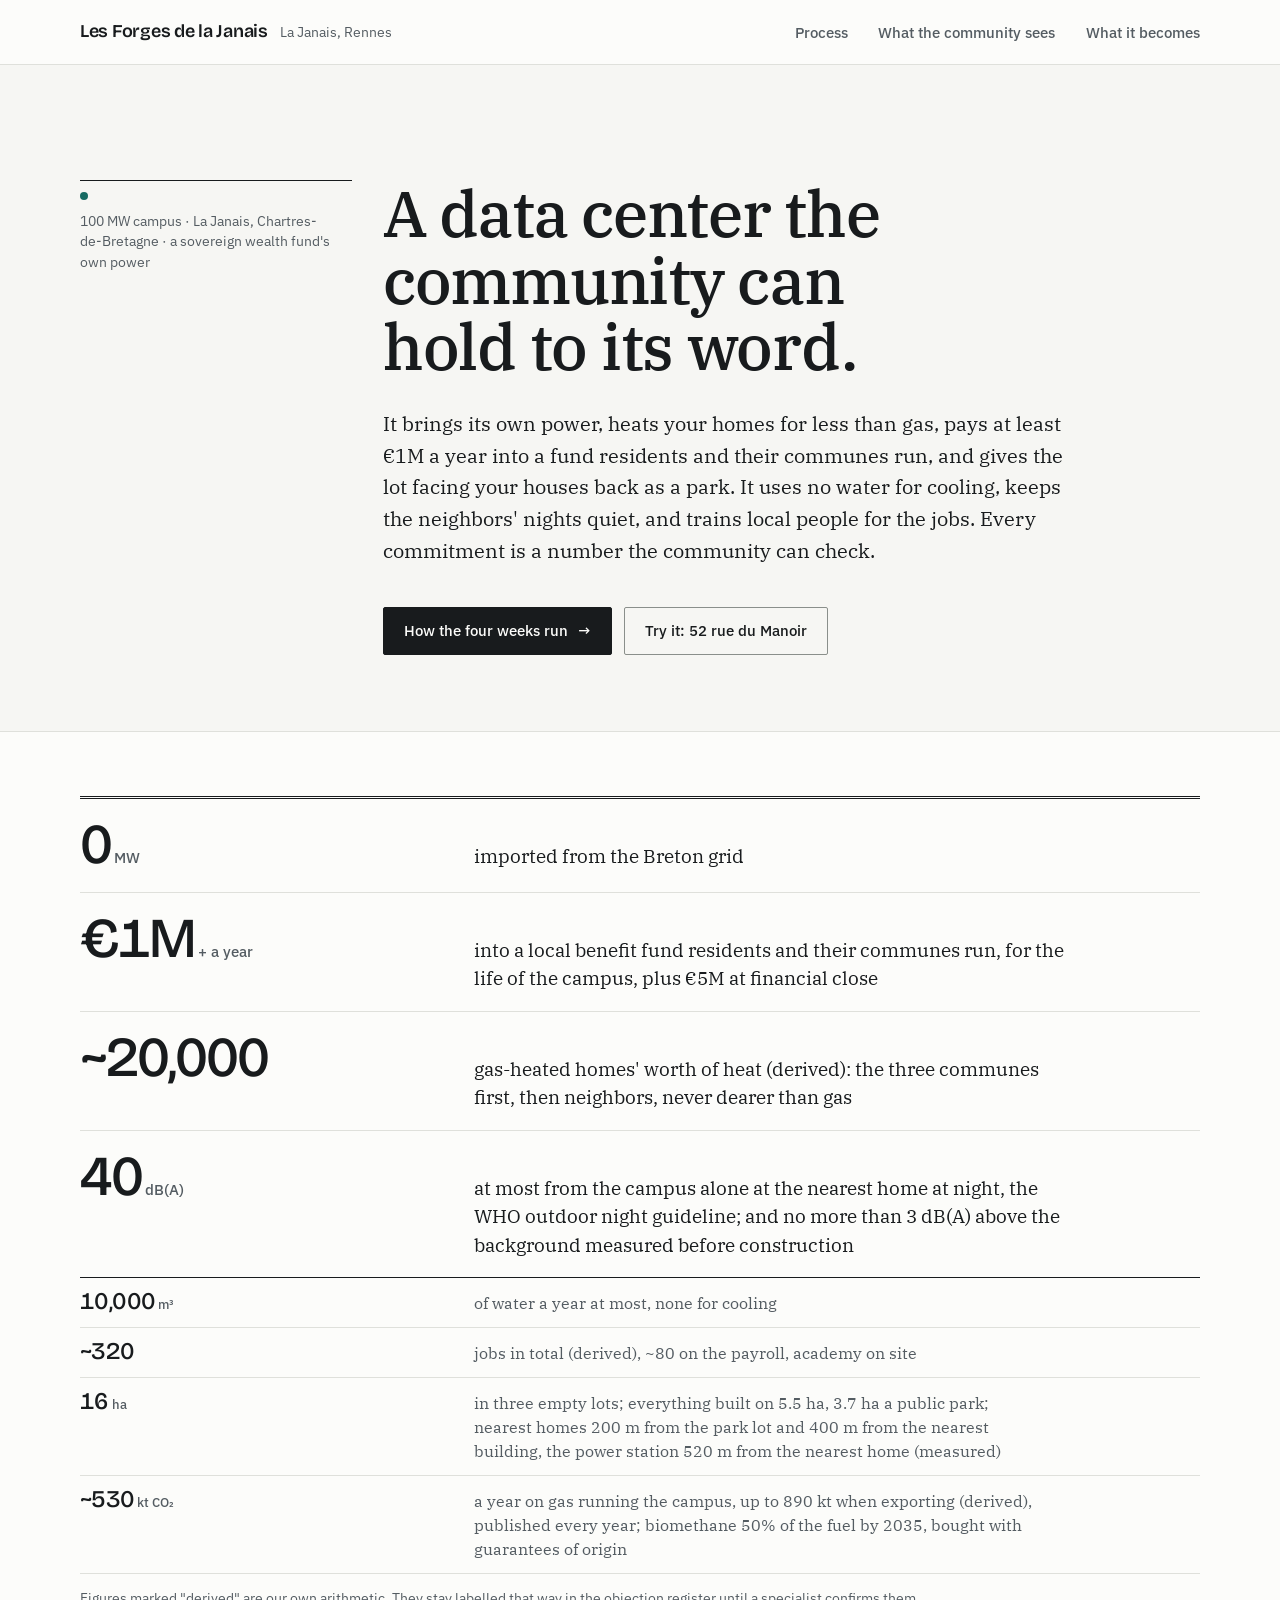
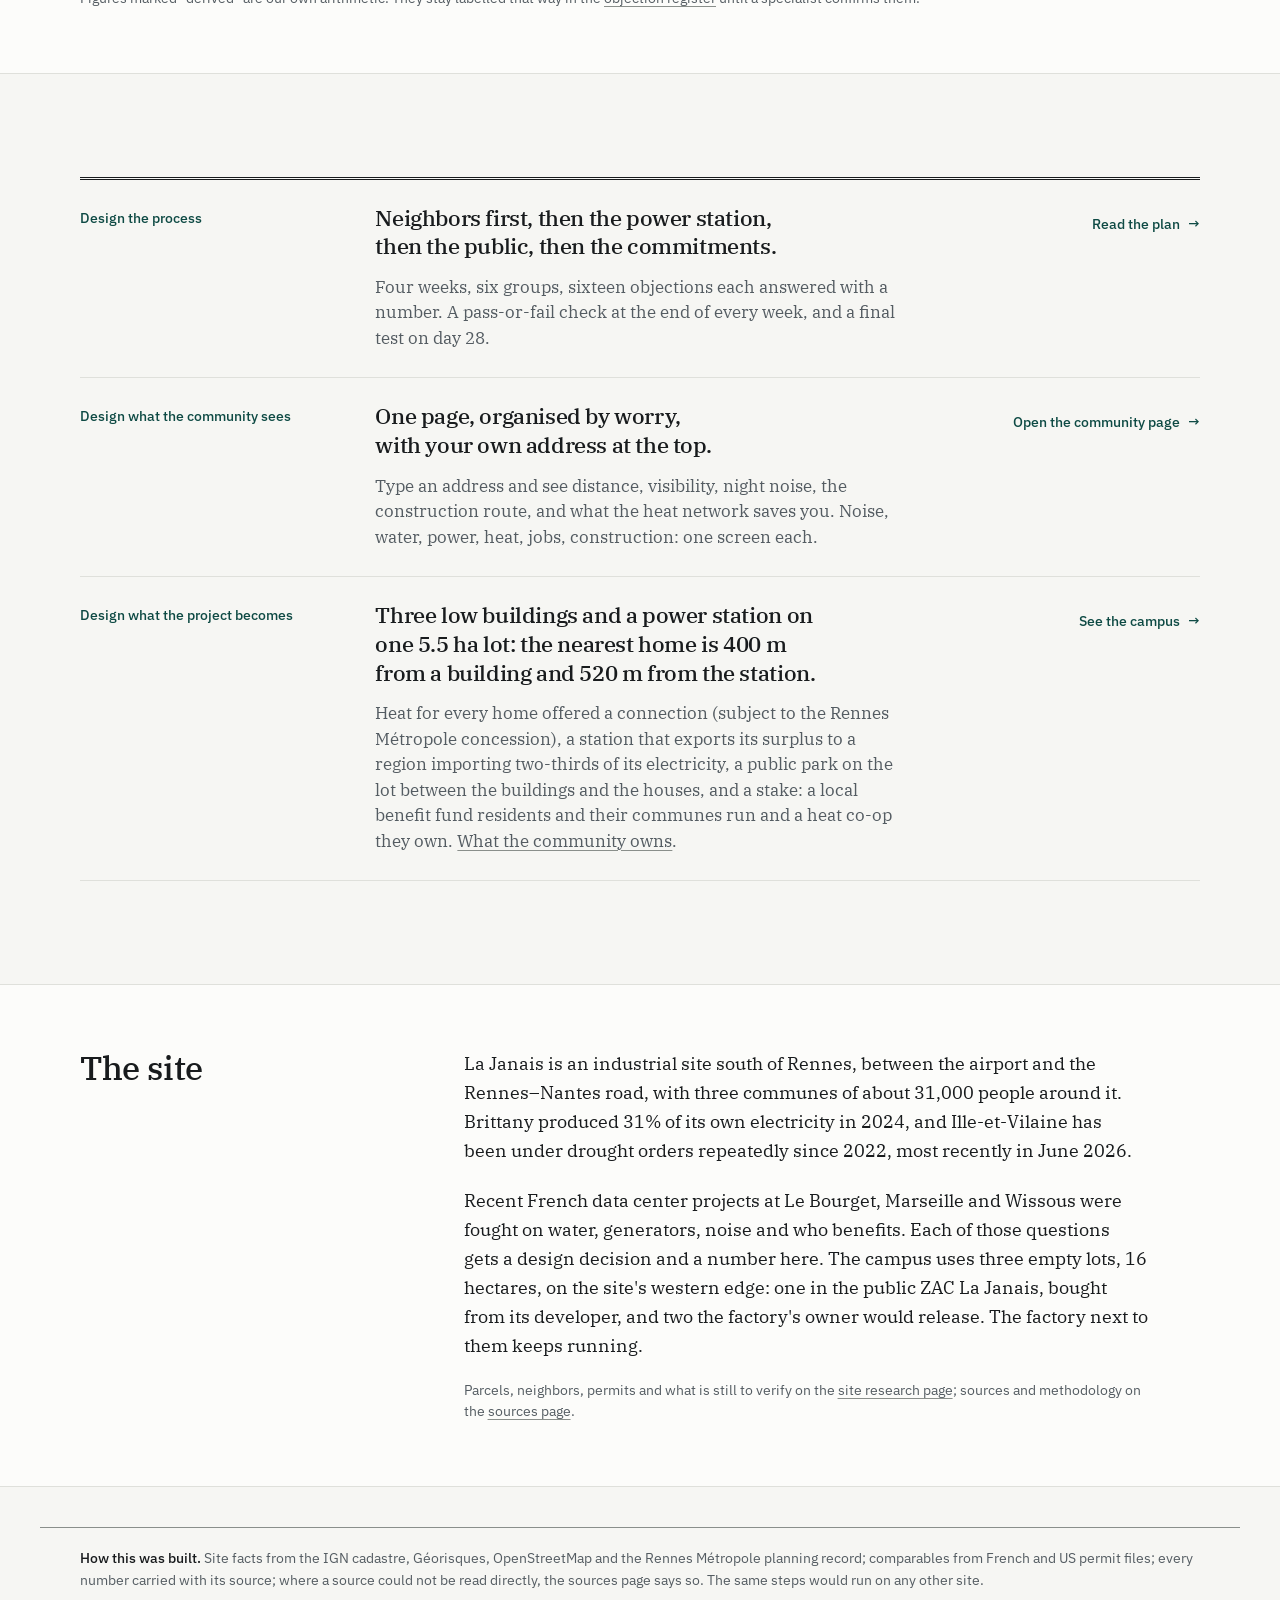
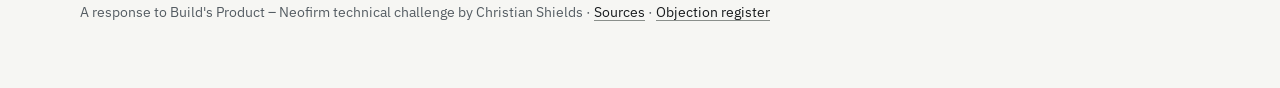
<file: index.html>
<!doctype html>
<html lang="en">
<head>
<meta charset="utf-8">
<meta name="viewport" content="width=device-width, initial-scale=1, viewport-fit=cover">
<title>Les Forges de la Janais</title>
<meta name="description" content="A 100 MW data center campus at La Janais, south of Rennes, that makes its own power and helps the towns around it thrive. A response to Build's technical challenge.">
<link rel="preconnect" href="https://fonts.googleapis.com">
<link rel="stylesheet" href="https://fonts.googleapis.com/css2?family=Bricolage+Grotesque:opsz,wght@12..96,400..700&family=IBM+Plex+Sans:wght@400;500;600&family=IBM+Plex+Serif:ital,wght@0,400;0,500;0,600;1,400&display=swap">
<link rel="stylesheet" href="assets/site.css">
</head>
<body>
<header class="top">
  <div class="wrap">
    <a class="brand" href="index.html">Les Forges de la Janais <small>La Janais, Rennes</small></a>
    <nav class="menu" aria-label="Sections">
      <a href="process.html">Process</a>
      <a href="community-en.html">What the community sees</a>
      <a href="becomes.html">What it becomes</a>
    </nav>
  </div>
</header>

<section class="hero">
  <div class="wrap">
    <p class="place"><span class="dot" aria-hidden="true"></span> 100 MW campus · La Janais, Chartres-de-Bretagne · a sovereign wealth fund's own power</p>
    <h1>A data center the community can hold to its word.</h1>
    <p class="lede">It brings its own power, heats your homes for less than gas, pays at least €1M a year into a fund residents and their communes run, and gives the lot facing your houses back as a park. It uses no water for cooling, keeps the neighbors' nights quiet, and trains local people for the jobs. Every commitment is a number the community can check.</p>
    <div class="actions">
      <a class="btn primary" href="process.html">How the four weeks run</a>
      <a class="btn" href="community-en.html#a=52%20rue%20du%20Manoir%2C%20Saint-Jacques-de-la-Lande">Try it: 52 rue du Manoir</a>
    </div>
  </div>
</section>

<section class="band surface tight">
  <div class="wrap">
    <div class="strip" role="list" aria-label="The eight commitments">
      <div role="listitem" class="lead"><div class="v num">0<span class="u">MW</span></div><div class="k">imported from the Breton grid</div></div>
      <div role="listitem" class="lead"><div class="v num">~20,000</div><div class="k">gas-heated homes' worth of heat (derived): the three communes first, then neighbors, never dearer than gas</div></div>
      <div role="listitem"><div class="v num">10,000<span class="u">m³</span></div><div class="k">of water a year at most, none for cooling</div></div>
      <div role="listitem" class="lead"><div class="v num">40<span class="u">dB(A)</span></div><div class="k">at most from the campus alone at the nearest home at night, the WHO outdoor night guideline; and no more than 3 dB(A) above the background measured before construction</div></div>
      <div role="listitem"><div class="v num">~320</div><div class="k">jobs in total (derived), ~80 on the payroll, academy on site</div></div>
      <div role="listitem"><div class="v num">16<span class="u">ha</span></div><div class="k">in three empty lots; everything built on 5.5 ha, 3.7 ha a public park; nearest homes 200 m from the park lot and 400 m from the nearest building, the power station 520 m from the nearest home (measured)</div></div>
      <div role="listitem" class="lead"><div class="v num">€1M<span class="u">+ a year</span></div><div class="k">into a local benefit fund residents and their communes run, for the life of the campus, plus €5M at financial close</div></div>
      <div role="listitem"><div class="v num">~530<span class="u">kt CO₂</span></div><div class="k">a year on gas running the campus, up to 890 kt when exporting (derived), published every year; biomethane 50% of the fuel by 2035, bought with guarantees of origin</div></div>
    </div>
    <p class="small muted" style="margin-top:14px">Figures marked "derived" are our own arithmetic. They stay labelled that way in the <a href="register.html">objection register</a> until a specialist confirms them.</p>
  </div>
</section>

<section class="band">
  <div class="wrap">
    <div class="sections">
      <div class="card">
        <div class="n">Design the process</div>
        <h3>Neighbors first, then the power station, then the public, then the commitments.</h3>
        <p>Four weeks, six groups, sixteen objections each answered with a number. A pass-or-fail check at the end of every week, and a final test on day 28.</p>
        <a class="go" href="process.html">Read the plan</a>
      </div>
      <div class="card">
        <div class="n">Design what the community sees</div>
        <h3>One page, organised by worry, with your own address at the top.</h3>
        <p>Type an address and see distance, visibility, night noise, the construction route, and what the heat network saves you. Noise, water, power, heat, jobs, construction: one screen each.</p>
        <a class="go" href="community-en.html">Open the community page</a>
      </div>
      <div class="card">
        <div class="n">Design what the project becomes</div>
        <h3>Three low buildings and a power station on one 5.5 ha lot: the nearest home is 400 m from a building and 520 m from the station.</h3>
        <p>Heat for every home offered a connection (subject to the Rennes Métropole concession), a station that exports its surplus to a region importing two-thirds of its electricity, a public park on the lot between the buildings and the houses, and a stake: a local benefit fund residents and their communes run and a heat co-op they own. <a href="stake.html">What the community owns</a>.</p>
        <a class="go" href="becomes.html">See the campus</a>
      </div>
    </div>
  </div>
</section>

<section class="band surface tight">
  <div class="wrap split">
    <div>
      <h2>The site</h2>
    </div>
    <div class="stack measure">
      <p>La Janais is an industrial site south of Rennes, between the airport and the Rennes–Nantes road, with three communes of about 31,000 people around it. Brittany produced 31% of its own electricity in 2024, and Ille-et-Vilaine has been under drought orders repeatedly since 2022, most recently in June 2026.</p>
      <p>Recent French data center projects at Le Bourget, Marseille and Wissous were fought on water, generators, noise and who benefits. Each of those questions gets a design decision and a number here. The campus uses three empty lots, 16 hectares, on the site's western edge: one in the public ZAC La Janais, bought from its developer, and two the factory's owner would release. The factory next to them keeps running.</p>
      <p class="small muted">Parcels, neighbors, permits and what is still to verify on the <a href="site.html">site research page</a>; sources and methodology on the <a href="sources.html">sources page</a>.</p>
    </div>
  </div>
</section>

<footer>
  <div class="wrap">
    <p><strong>How this was built.</strong> Site facts from the IGN cadastre, Géorisques, OpenStreetMap and the Rennes Métropole planning record; comparables from French and US permit files; every number carried with its source; where a source could not be read directly, the sources page says so. The same steps would run on any other site.</p>
    <p>A response to Build's Product – Neofirm technical challenge by Christian Shields · <a href="sources.html">Sources</a> · <a href="register.html">Objection register</a></p>
  </div>
</footer>
</body>
</html>
</file>
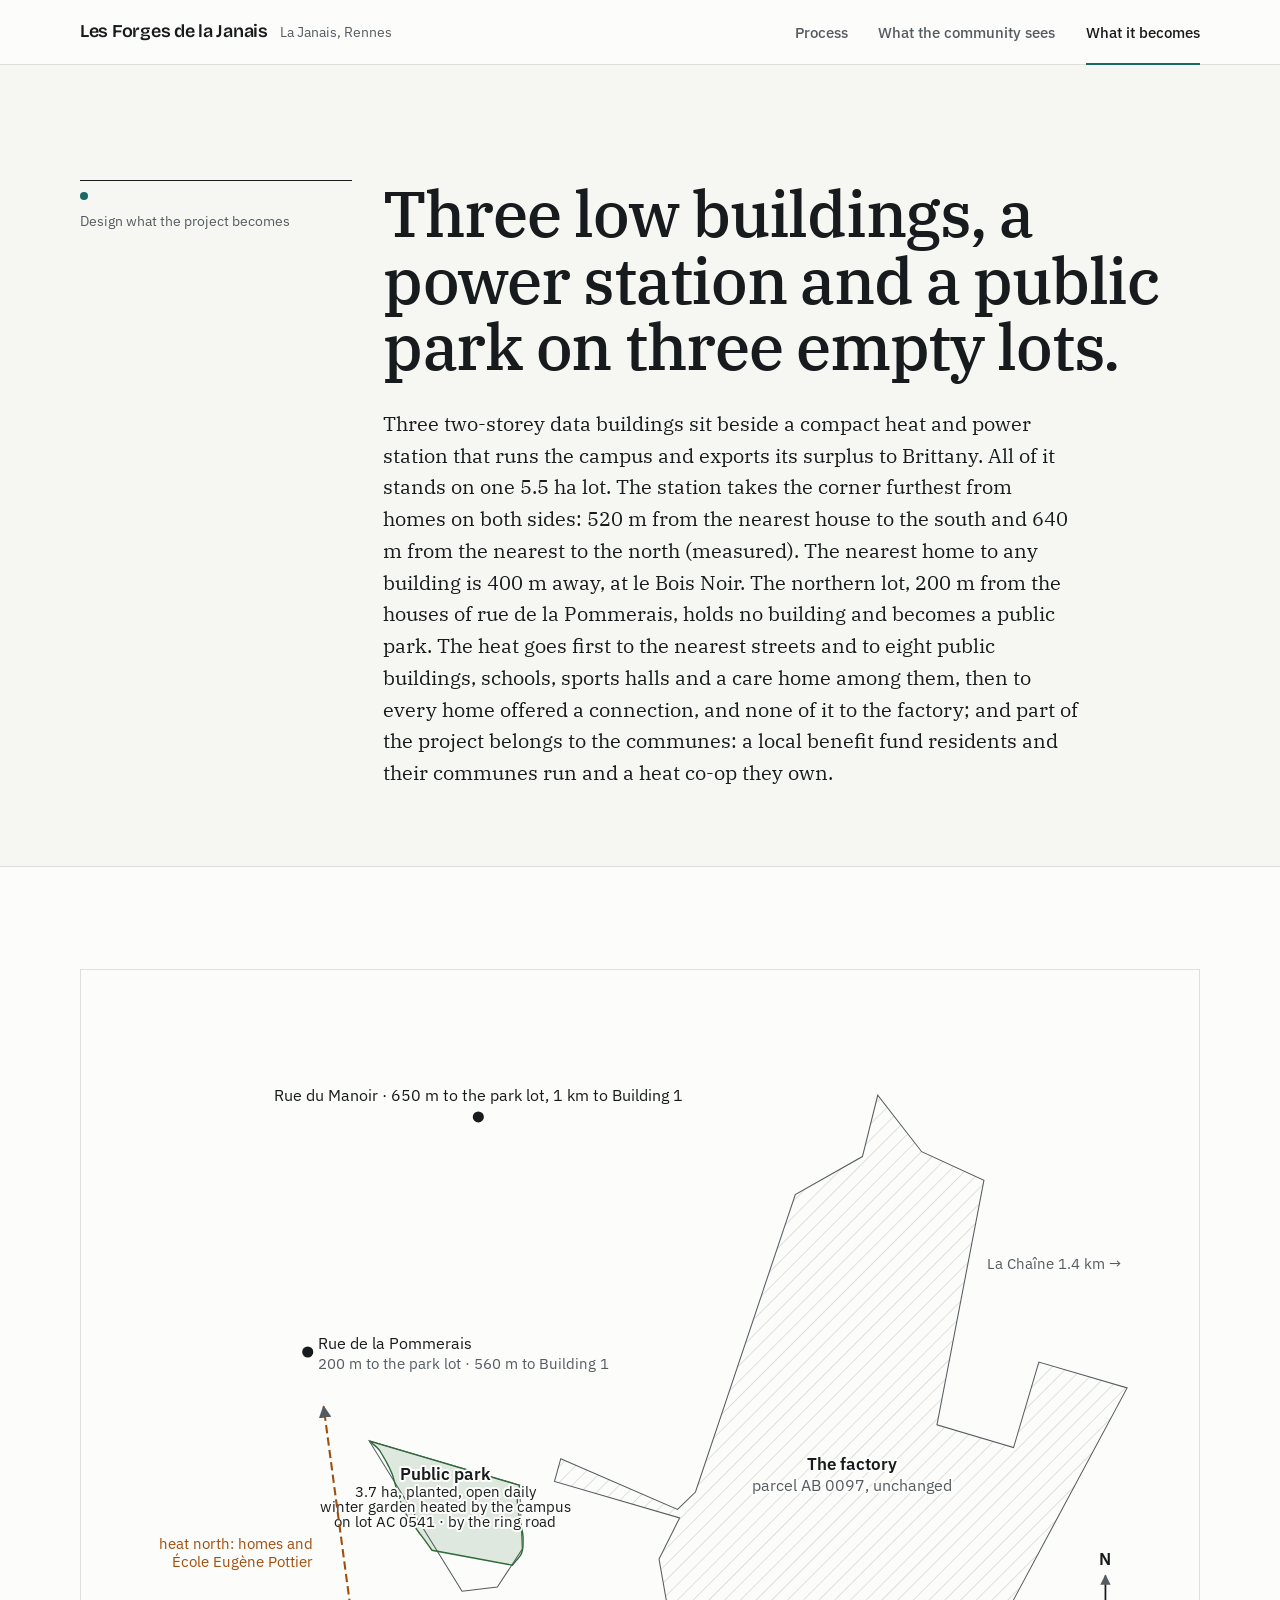
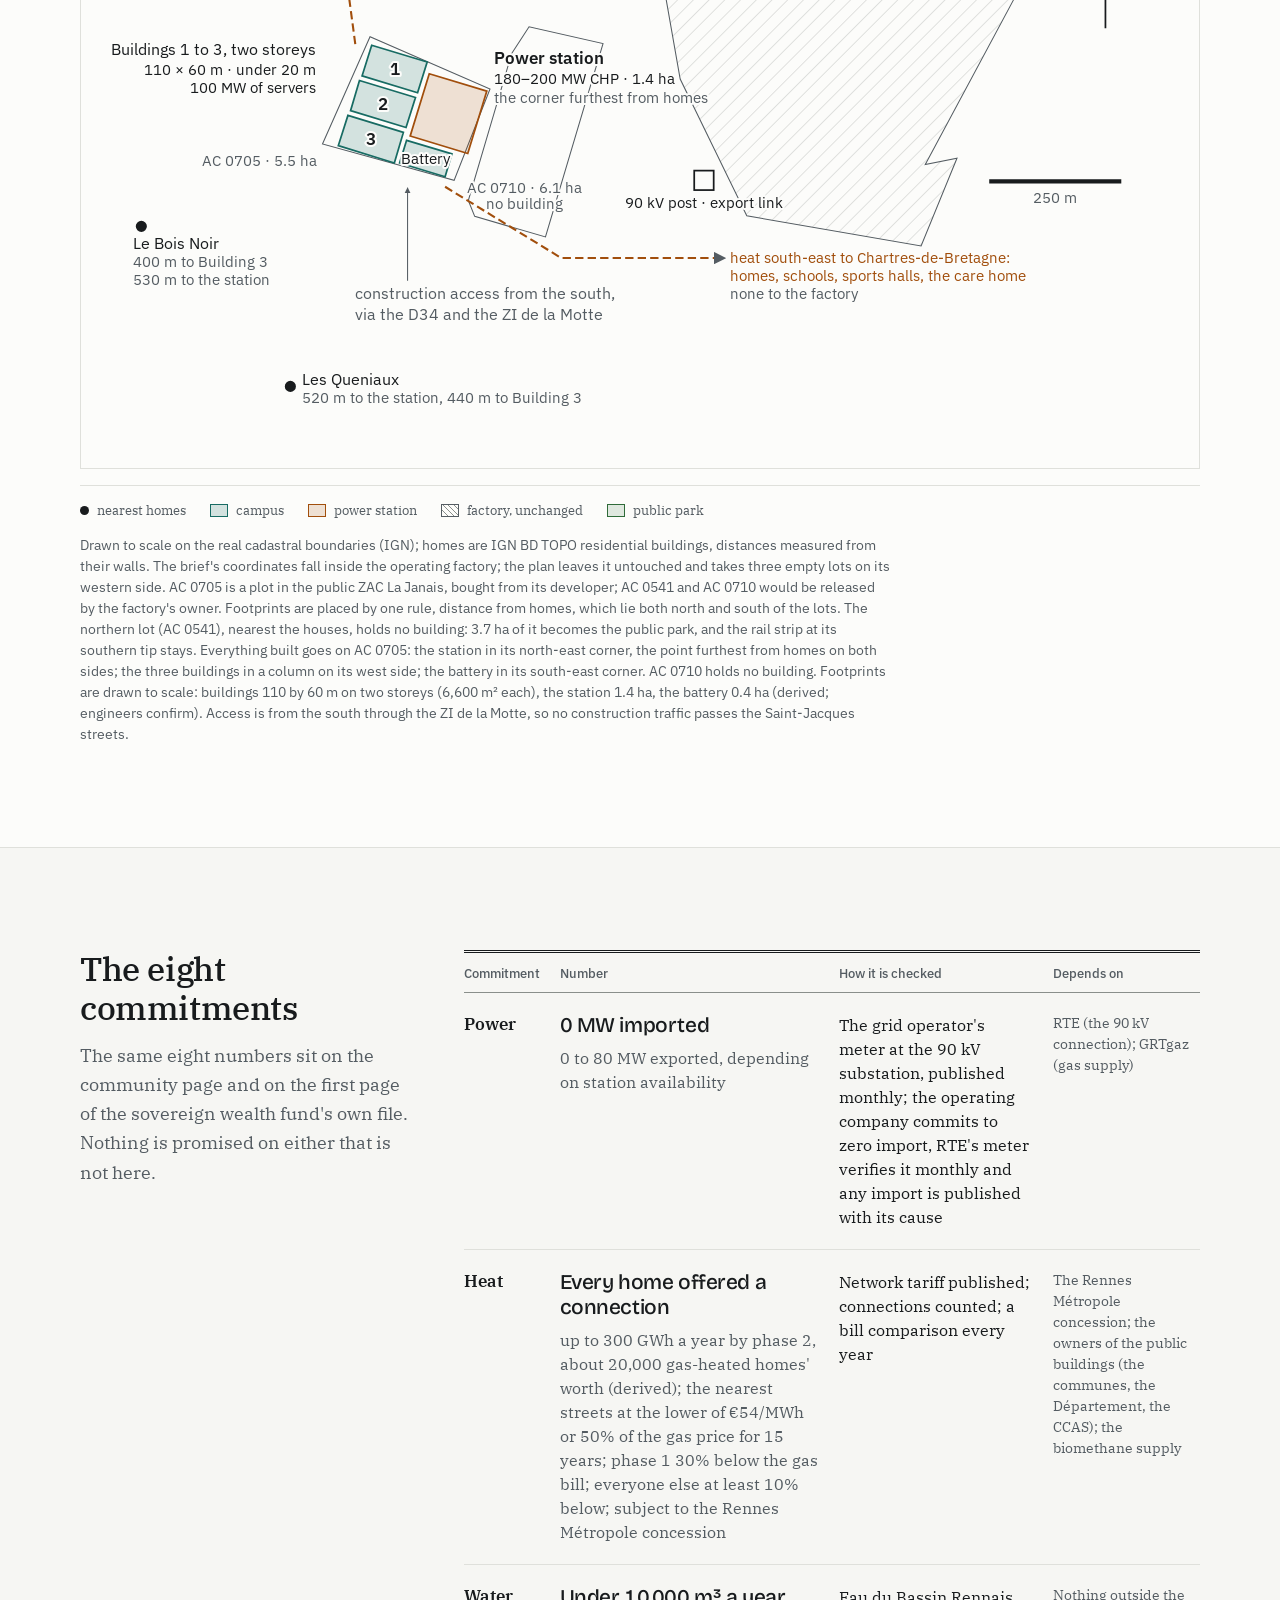
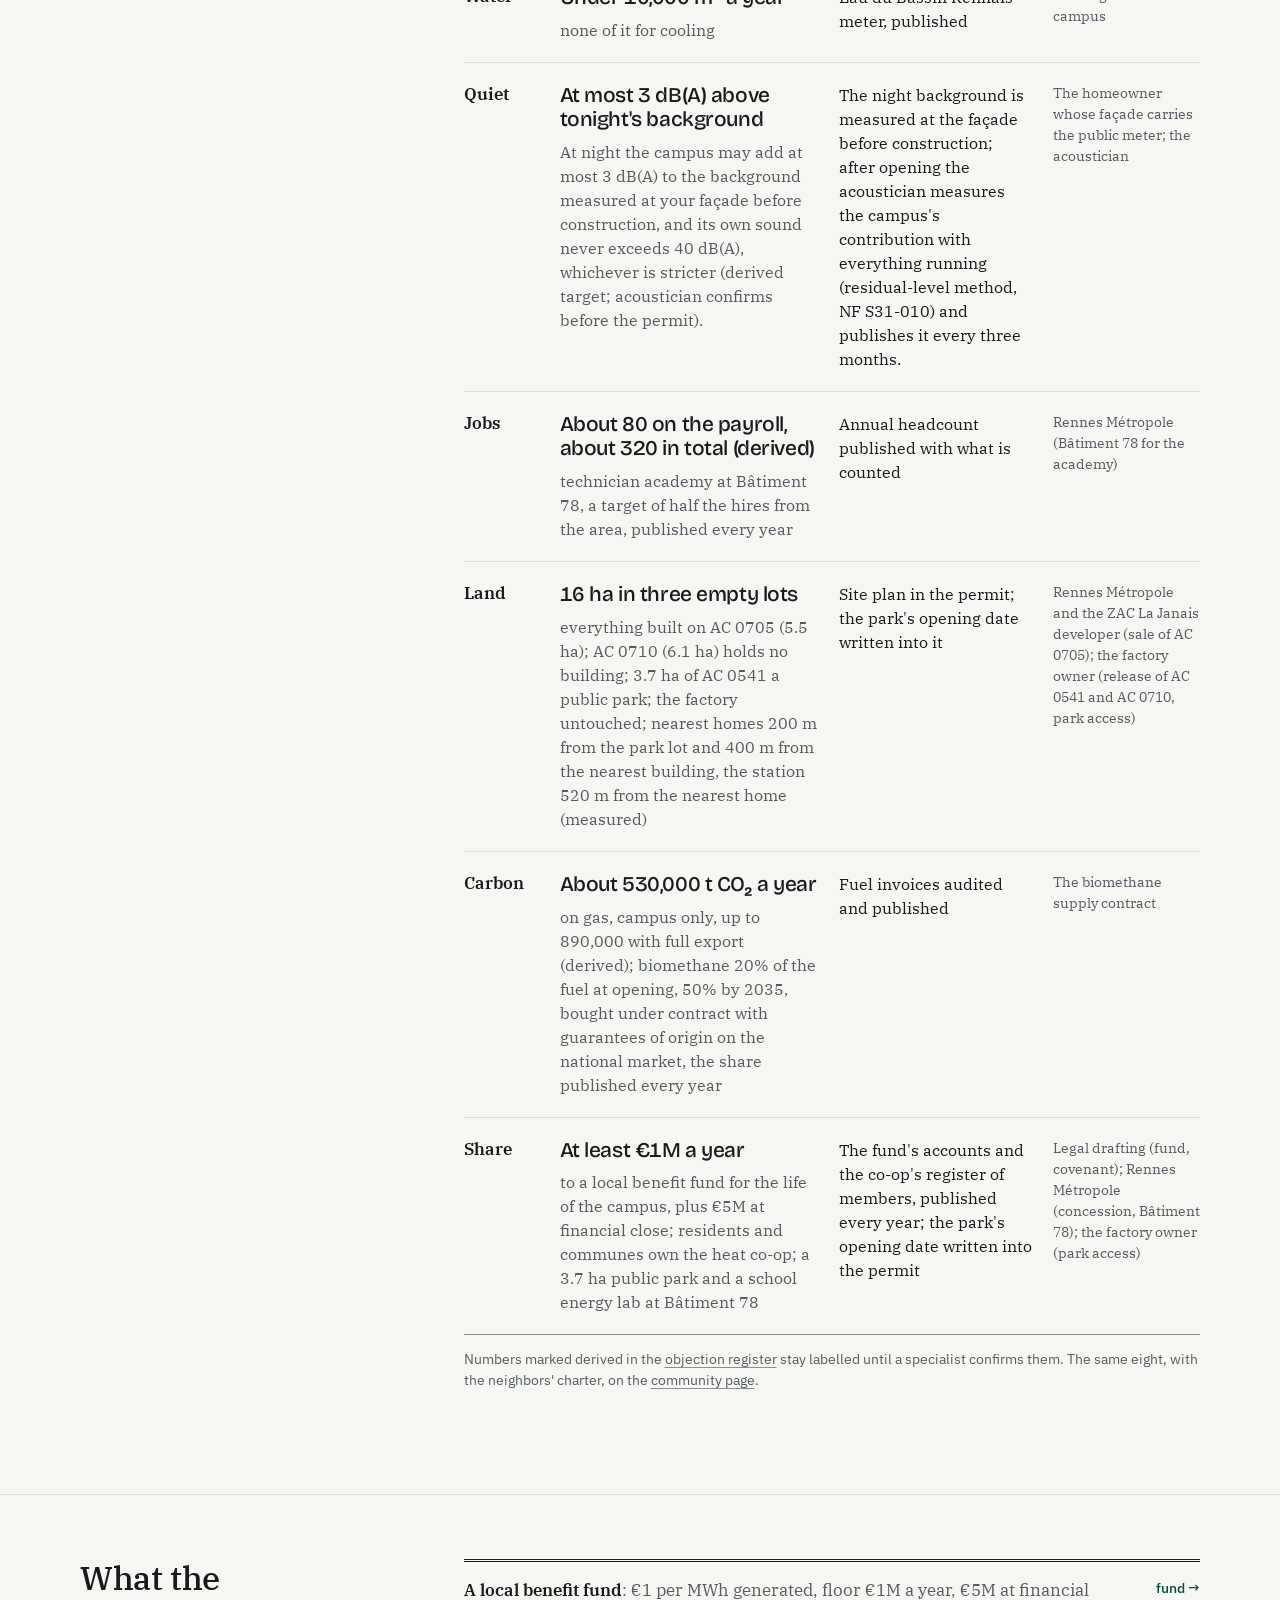
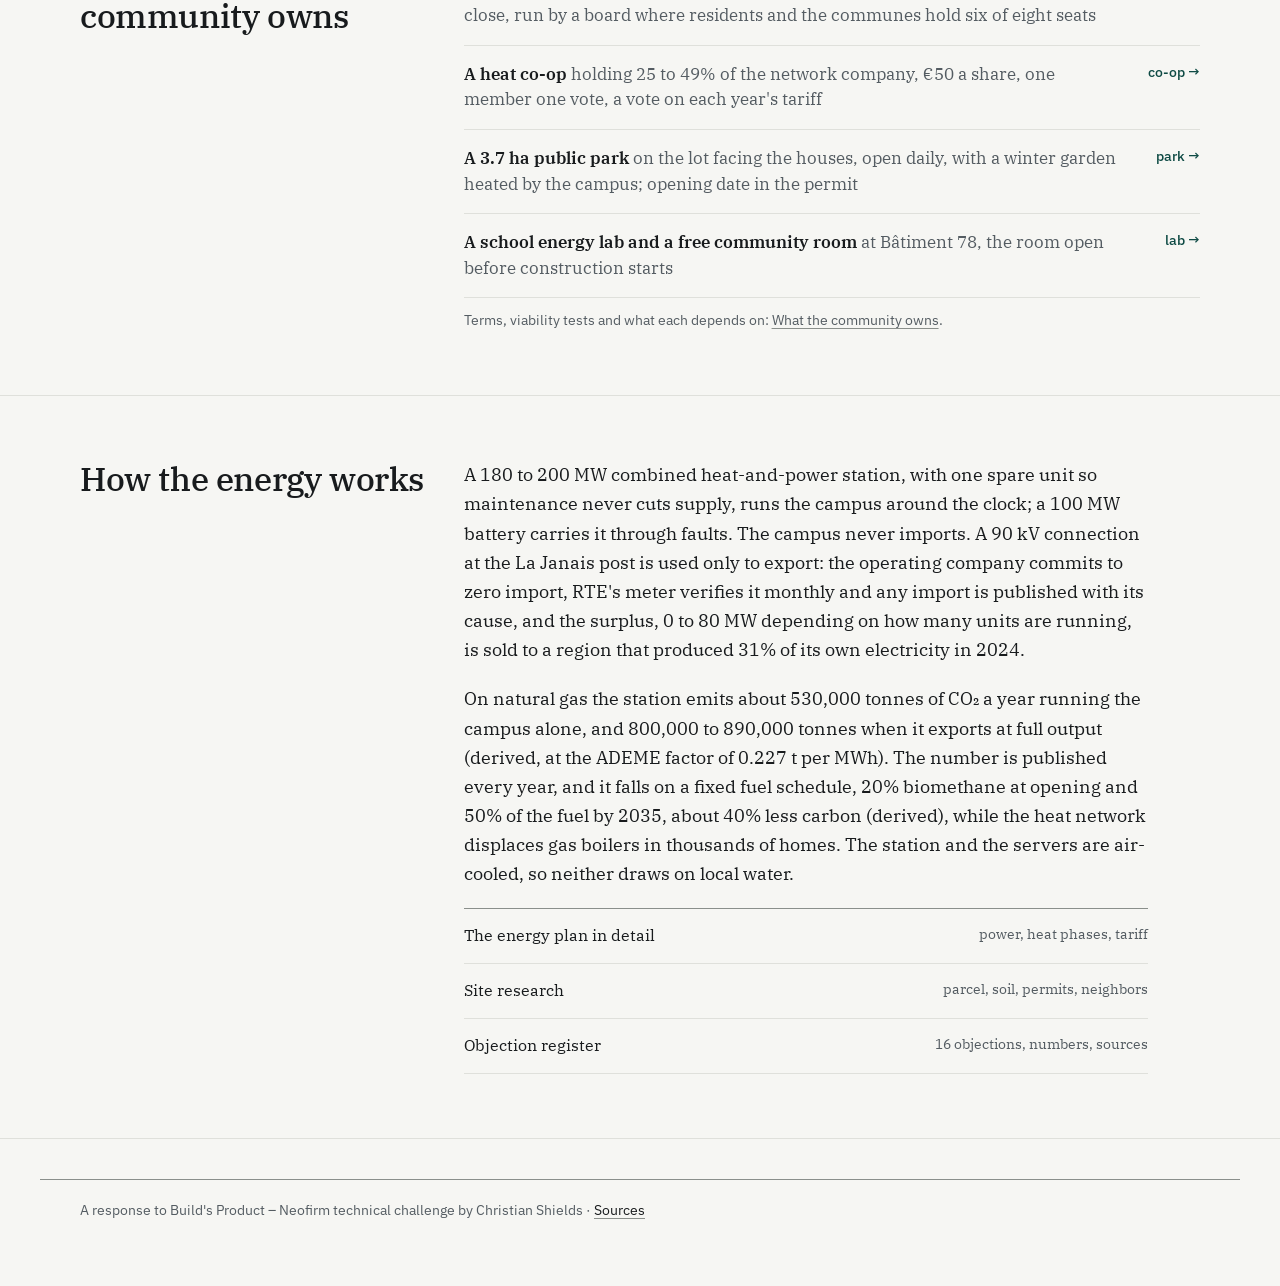
<file: becomes.html>
<!doctype html>
<html lang="en">
<head>
<meta charset="utf-8">
<meta name="viewport" content="width=device-width, initial-scale=1, viewport-fit=cover">
<title>The campus · Les Forges de la Janais</title>
<meta name="description" content="What the project becomes: three low data buildings and a heat and power station on one empty lot, the factory untouched, the nearest home 400 m from a building and 520 m from the station, with a public park on the lot facing the houses to the north.">
<link rel="preconnect" href="https://fonts.googleapis.com">
<link rel="stylesheet" href="https://fonts.googleapis.com/css2?family=Bricolage+Grotesque:opsz,wght@12..96,400..700&family=IBM+Plex+Sans:wght@400;500;600&family=IBM+Plex+Serif:ital,wght@0,400;0,500;0,600;1,400&display=swap">
<link rel="stylesheet" href="assets/site.css">
</head>
<body>
<header class="top">
  <div class="wrap">
    <a class="brand" href="index.html">Les Forges de la Janais <small>La Janais, Rennes</small></a>
    <nav class="menu" aria-label="Sections">
      <a href="process.html">Process</a>
      <a href="community-en.html">What the community sees</a>
      <a href="becomes.html" aria-current="page">What it becomes</a>
    </nav>
  </div>
</header>

<section class="hero">
  <div class="wrap">
    <p class="place"><span class="dot" aria-hidden="true"></span> Design what the project becomes</p>
    <h1>Three low buildings, a power station and a public park on three empty lots.</h1>
    <p class="lede">Three two-storey data buildings sit beside a compact heat and power station that runs the campus and exports its surplus to Brittany. All of it stands on one 5.5 ha lot. The station takes the corner furthest from homes on both sides: 520 m from the nearest house to the south and 640 m from the nearest to the north (measured). The nearest home to any building is 400 m away, at le Bois Noir. The northern lot, 200 m from the houses of rue de la Pommerais, holds no building and becomes a public park. The heat goes first to the nearest streets and to eight public buildings, schools, sports halls and a care home among them, then to every home offered a connection, and none of it to the factory; and part of the project belongs to the communes: a local benefit fund residents and their communes run and a heat co-op they own.</p>
  </div>
</section>

<section class="band surface">
  <div class="wrap">
    <figure class="plan">
      <div class="frame pad">
        <svg xmlns="http://www.w3.org/2000/svg" viewBox="0 0 760 740" role="img" aria-label="Site plan: the three buildings, the power station and the battery on lot AC 0705; lot AC 0541, the one nearest the houses to the north, becomes a public park; AC 0710 holds no building; the factory stays and buys no heat; heat runs north to Saint-Jacques and south-east to Chartres-de-Bretagne. The nearest homes are rue de la Pommerais, 200 m from the park lot and 560 m from the nearest building, and le Bois Noir, 400 m from the nearest building; the station is 520 m from the nearest home" font-family="IBM Plex Sans, system-ui, sans-serif" font-size="11.5">
<defs><marker id="pa" viewBox="0 0 10 10" refX="9" refY="5" markerWidth="6" markerHeight="6" orient="auto-start-reverse"><path d="M0 0L10 5L0 10z" class="arrowhead"/></marker><pattern id="hatch" width="8" height="8" patternUnits="userSpaceOnUse" patternTransform="rotate(45)"><line x1="0" y1="0" x2="0" y2="8" class="hatchline"/></pattern></defs>
<polygon class="plant" points="607.8,544.7 582.0,607.8 456.6,586.1 408.7,487.7 393.5,401.4 408.3,371.8 318.3,345.6 322.8,329.2 406.8,365.7 419.7,353.2 491.5,139.2 539.8,111.9 550.8,67.8 582.4,108.4 627.2,129.0 593.4,304.9 648.5,321.2 666.7,259.7 730.2,278.3 585.0,549.2"/>
<text class="name" x="532.2" y="337.2" text-anchor="middle">The factory</text>
<text class="quiet" x="532.2" y="352.4" text-anchor="middle">parcel AB 0097, unchanged</text>
<polygon class="lot" points="184.9,316.3 293.2,348.2 295.1,394.2 277.2,421.6 251.8,424.6"/>
<polygon class="lot" points="151.4,534.4 185.6,457.3 271.9,494.9 246.1,560.6"/>
<polygon class="lot" points="287.5,469.4 300.0,450.1 353.2,462.2 311.8,601.3 260.9,586.5 256.3,575.1"/>
<polygon class="buffer" points="185.3,316.6 185.8,317.0 190.3,320.9 192.4,323.1 194.3,326.2 196.1,329.3 199.1,334.9 201.3,339.7 201.9,341.3 203.9,348.2 205.4,353.6 208.2,361.8 209.5,365.6 210.3,367.1 212.2,370.1 215.9,375.6 221.6,383.4 224.3,386.9 227.8,391.8 230.2,395.1 288.0,405.8 290.4,402.9 291.6,401.6 293.4,399.3 294.1,398.2 294.9,396.4 295.3,394.8 295.6,392.1 295.7,389.1 295.7,385.7 295.4,383.0 294.7,378.9 293.0,370.9 292.0,366.3 291.7,363.0 291.6,360.2 291.7,355.0 292.1,352.8 292.6,350.3 293.3,348.4"/>
<text class="name" x="239.6" y="344.8" text-anchor="middle">Public park</text>
<text class="tiny ink" x="239.6" y="357.0" text-anchor="middle">3.7 ha, planted, open daily</text>
<text class="tiny ink" x="239.6" y="367.6" text-anchor="middle">winter garden heated by the campus</text>
<text class="tiny ink" x="239.6" y="378.2" text-anchor="middle">on lot AC 0541 · by the ring road</text>
<text class="tiny" x="147.6" y="550.0" text-anchor="end">AC 0705 · 5.5 ha</text>
<text class="tiny" x="296.6" y="569.8" text-anchor="middle">AC 0710 · 6.1 ha</text>
<text class="tiny quiet" x="296.6" y="581.2" text-anchor="middle">no building</text>
<polygon class="hall" points="186.8,463.4 226.7,475.5 219.8,497.6 179.9,485.4"/>
<polygon class="hall" points="178.0,488.8 218.3,501.0 211.5,522.6 171.6,510.5"/>
<polygon class="hall" points="169.7,513.9 209.6,526.1 203.1,548.1 162.8,535.6"/>
<text class="name" x="203.3" y="484.5" text-anchor="middle">1</text>
<text class="name" x="194.9" y="509.7" text-anchor="middle">2</text>
<text class="name" x="186.3" y="534.9" text-anchor="middle">3</text>
<text class="ink" x="146.5" y="470.2" text-anchor="end">Buildings 1 to 3, two storeys</text>
<text class="tiny ink" x="146.5" y="484.6" text-anchor="end">110 × 60 m · under 20 m</text>
<text class="tiny ink" x="146.5" y="497.6" text-anchor="end">100 MW of servers</text>
<polygon class="station" points="228.2,483.9 269.6,496.4 255.9,541.3 214.5,528.7"/>
<text class="name" x="274.6" y="477.0" text-anchor="start">Power station</text>
<text class="tiny ink" x="274.6" y="491.0" text-anchor="start">180–200 MW CHP · 1.4 ha</text>
<text class="tiny quiet" x="274.6" y="505.0" text-anchor="start">the corner furthest from homes</text>
<polygon class="hall" points="211.9,531.8 244.5,541.6 239.6,558.0 206.9,548.1"/>
<text class="tiny ink" x="225.7" y="548.9" text-anchor="middle">Battery</text>
<path class="heat" d="M175.0 462.6L152.2 291.6" fill="none" marker-end="url(#pa)"/>
<text class="tiny heatink" x="144.6" y="394.2" text-anchor="end">heat north: homes and</text>
<text class="tiny heatink" x="144.6" y="407.2" text-anchor="end">École Eugène Pottier</text>
<path class="heat" d="M239.6 565.2L323.2 616.5H441.0" fill="none" marker-end="url(#pa)"/>
<text class="tiny heatink" x="444.8" y="620.3" text-anchor="start">heat south-east to Chartres-de-Bretagne:</text>
<text class="tiny heatink" x="444.8" y="633.3" text-anchor="start">homes, schools, sports halls, the care home</text>
<text class="tiny quiet" x="444.8" y="646.3" text-anchor="start">none to the factory</text>
<rect class="post" x="418.8" y="553.6" width="14" height="14"/>
<text class="tiny ink" x="425.8" y="580.4" text-anchor="middle">90 kV post · export link</text>
<path class="line" d="M212.6 632.8V566.0" marker-end="url(#pa)"/>
<text class="quiet" x="175.0" y="645.8">construction access from the south,</text>
<text class="quiet" x="175.0" y="660.8">via the D34 and the ZI de la Motte</text>
<circle class="home" cx="263.5" cy="83.4" r="5"/>
<text class="ink" x="263.5" y="72.0" text-anchor="middle">Rue du Manoir · 650 m to the park lot, 1 km to Building 1</text>
<circle class="home" cx="140.8" cy="252.5" r="5"/>
<text class="ink" x="148.4" y="250.6" text-anchor="start">Rue de la Pommerais</text>
<text class="tiny quiet" x="148.4" y="264.6" text-anchor="start">200 m to the park lot · 560 m to Building 1</text>
<circle class="home" cx="21.1" cy="593.7" r="5"/>
<text class="ink" x="15.4" y="610.0" text-anchor="start">Le Bois Noir</text>
<text class="tiny quiet" x="15.4" y="623.0" text-anchor="start">400 m to Building 3</text>
<text class="tiny quiet" x="15.4" y="636.0" text-anchor="start">530 m to the station</text>
<circle class="home" cx="128.3" cy="708.8" r="5"/>
<text class="ink" x="137.0" y="707.7" text-anchor="start">Les Queniaux</text>
<text class="tiny quiet" x="137.0" y="720.7" text-anchor="start">520 m to the station, 440 m to Building 3</text>
<text class="tiny quiet" x="726.0" y="192.8" text-anchor="end">La Chaîne 1.4 km →</text>
<path class="line ink" d="M714.6 451.2V413.2" marker-end="url(#pa)"/>
<text class="name" x="714.6" y="405.6" text-anchor="middle">N</text>
<line class="scale" x1="631.0" y1="561.4" x2="726.0" y2="561.4"/>
<text class="tiny quiet" x="678.5" y="576.6" text-anchor="middle">250 m</text>
</svg>
      </div>
      <div class="key" aria-hidden="true"><span class="k-home">nearest homes</span><span class="k-campus">campus</span><span class="k-station">power station</span><span class="k-plant">factory, unchanged</span><span class="k-buffer">public park</span></div>
      <figcaption>Drawn to scale on the real cadastral boundaries (IGN); homes are IGN BD TOPO residential buildings, distances measured from their walls. The brief's coordinates fall inside the operating factory; the plan leaves it untouched and takes three empty lots on its western side. AC 0705 is a plot in the public ZAC La Janais, bought from its developer; AC 0541 and AC 0710 would be released by the factory's owner. Footprints are placed by one rule, distance from homes, which lie both north and south of the lots. The northern lot (AC 0541), nearest the houses, holds no building: 3.7 ha of it becomes the public park, and the rail strip at its southern tip stays. Everything built goes on AC 0705: the station in its north-east corner, the point furthest from homes on both sides; the three buildings in a column on its west side; the battery in its south-east corner. AC 0710 holds no building. Footprints are drawn to scale: buildings 110 by 60 m on two storeys (6,600 m² each), the station 1.4 ha, the battery 0.4 ha (derived; engineers confirm). Access is from the south through the ZI de la Motte, so no construction traffic passes the Saint-Jacques streets.</figcaption>
    </figure>
  </div>
</section>

<section class="band">
  <div class="wrap split">
    <div>
      <h2>The eight commitments</h2>
      <p class="muted" style="margin-top:14px;max-width:26em">The same eight numbers sit on the community page and on the first page of the sovereign wealth fund's own file. Nothing is promised on either that is not here.</p>
    </div>
    <div class="tablewrap">
      <table class="commit">
        <thead><tr><th>Commitment</th><th>Number</th><th>How it is checked</th><th>Depends on</th></tr></thead>
        <tbody>
          <tr><td>Power</td><td><span class="n">0 MW imported</span><br>0 to 80 MW exported, depending on station availability</td><td>The grid operator's meter at the 90 kV substation, published monthly; the operating company commits to zero import, RTE's meter verifies it monthly and any import is published with its cause</td><td>RTE (the 90 kV connection); GRTgaz (gas supply)</td></tr>
          <tr><td>Heat</td><td><span class="n">Every home offered a connection</span><br>up to 300 GWh a year by phase 2, about 20,000 gas-heated homes' worth (derived); the nearest streets at the lower of €54/MWh or 50% of the gas price for 15 years; phase 1 30% below the gas bill; everyone else at least 10% below; subject to the Rennes Métropole concession</td><td>Network tariff published; connections counted; a bill comparison every year</td><td>The Rennes Métropole concession; the owners of the public buildings (the communes, the Département, the CCAS); the biomethane supply</td></tr>
          <tr><td>Water</td><td><span class="n">Under 10,000 m³ a year</span><br>none of it for cooling</td><td>Eau du Bassin Rennais meter, published</td><td>Nothing outside the campus</td></tr>
          <tr><td>Quiet</td><td><span class="n">At most 3 dB(A) above tonight's background</span><br>At night the campus may add at most 3 dB(A) to the background measured at your façade before construction, and its own sound never exceeds 40 dB(A), whichever is stricter (derived target; acoustician confirms before the permit).</td><td>The night background is measured at the façade before construction; after opening the acoustician measures the campus's contribution with everything running (residual-level method, NF S31-010) and publishes it every three months.</td><td>The homeowner whose façade carries the public meter; the acoustician</td></tr>
          <tr><td>Jobs</td><td><span class="n">About 80 on the payroll, about 320 in total (derived)</span><br>technician academy at Bâtiment 78, a target of half the hires from the area, published every year</td><td>Annual headcount published with what is counted</td><td>Rennes Métropole (Bâtiment 78 for the academy)</td></tr>
          <tr><td>Land</td><td><span class="n">16 ha in three empty lots</span><br>everything built on AC 0705 (5.5 ha); AC 0710 (6.1 ha) holds no building; 3.7 ha of AC 0541 a public park; the factory untouched; nearest homes 200 m from the park lot and 400 m from the nearest building, the station 520 m from the nearest home (measured)</td><td>Site plan in the permit; the park's opening date written into it</td><td>Rennes Métropole and the ZAC La Janais developer (sale of AC 0705); the factory owner (release of AC 0541 and AC 0710, park access)</td></tr>
          <tr><td>Carbon</td><td><span class="n">About 530,000 t CO₂ a year</span><br>on gas, campus only, up to 890,000 with full export (derived); biomethane 20% of the fuel at opening, 50% by 2035, bought under contract with guarantees of origin on the national market, the share published every year</td><td>Fuel invoices audited and published</td><td>The biomethane supply contract</td></tr>
          <tr><td>Share</td><td><span class="n">At least €1M a year</span><br>to a local benefit fund for the life of the campus, plus €5M at financial close; residents and communes own the heat co-op; a 3.7 ha public park and a school energy lab at Bâtiment 78</td><td>The fund's accounts and the co-op's register of members, published every year; the park's opening date written into the permit</td><td>Legal drafting (fund, covenant); Rennes Métropole (concession, Bâtiment 78); the factory owner (park access)</td></tr>
        </tbody>
      </table>
      <p class="small muted" style="margin-top:14px">Numbers marked derived in the <a href="register.html">objection register</a> stay labelled until a specialist confirms them. The same eight, with the neighbors' charter, on the <a href="community-en.html#commitments">community page</a>.</p>
    </div>
  </div>
</section>


<section class="band tight" id="owns">
  <div class="wrap split">
    <div><h2>What the community owns</h2></div>
    <div>
      <div class="four">
        <a href="stake.html#fund"><span><strong>A local benefit fund</strong>: €1 per MWh generated, floor €1M a year, €5M at financial close, run by a board where residents and the communes hold six of eight seats</span><span>fund</span></a>
        <a href="stake.html#coop"><span><strong>A heat co-op</strong> holding 25 to 49% of the network company, €50 a share, one member one vote, a vote on each year's tariff</span><span>co-op</span></a>
        <a href="stake.html#park"><span><strong>A 3.7 ha public park</strong> on the lot facing the houses, open daily, with a winter garden heated by the campus; opening date in the permit</span><span>park</span></a>
        <a href="stake.html#lab"><span><strong>A school energy lab and a free community room</strong> at Bâtiment 78, the room open before construction starts</span><span>lab</span></a>
      </div>
      <p class="small muted" style="margin-top:12px">Terms, viability tests and what each depends on: <a href="stake.html">What the community owns</a>.</p>
    </div>
  </div>
</section>

<section class="band tight" id="energy">
  <div class="wrap split">
    <div><h2>How the energy works</h2></div>
    <div class="stack measure">
      <p>A 180 to 200 MW combined heat-and-power station, with one spare unit so maintenance never cuts supply, runs the campus around the clock; a 100 MW battery carries it through faults. The campus never imports. A 90 kV connection at the La Janais post is used only to export: the operating company commits to zero import, RTE's meter verifies it monthly and any import is published with its cause, and the surplus, 0 to 80 MW depending on how many units are running, is sold to a region that produced 31% of its own electricity in 2024.</p>
      <p>On natural gas the station emits about 530,000 tonnes of CO₂ a year running the campus alone, and 800,000 to 890,000 tonnes when it exports at full output (derived, at the ADEME factor of 0.227 t per MWh). The number is published every year, and it falls on a fixed fuel schedule, 20% biomethane at opening and 50% of the fuel by 2035, about 40% less carbon (derived), while the heat network displaces gas boilers in thousands of homes. The station and the servers are air-cooled, so neither draws on local water.</p>
      <div class="links">
        <a href="energy.html"><span>The energy plan in detail</span><span>power, heat phases, tariff</span></a>
        <a href="site.html"><span>Site research</span><span>parcel, soil, permits, neighbors</span></a>
        <a href="register.html"><span>Objection register</span><span>16 objections, numbers, sources</span></a>
      </div>
    </div>
  </div>
</section>

<footer>
  <div class="wrap">
    <p>A response to Build's Product – Neofirm technical challenge by Christian Shields · <a href="sources.html">Sources</a></p>
  </div>
</footer>
</body>
</html>
</file>
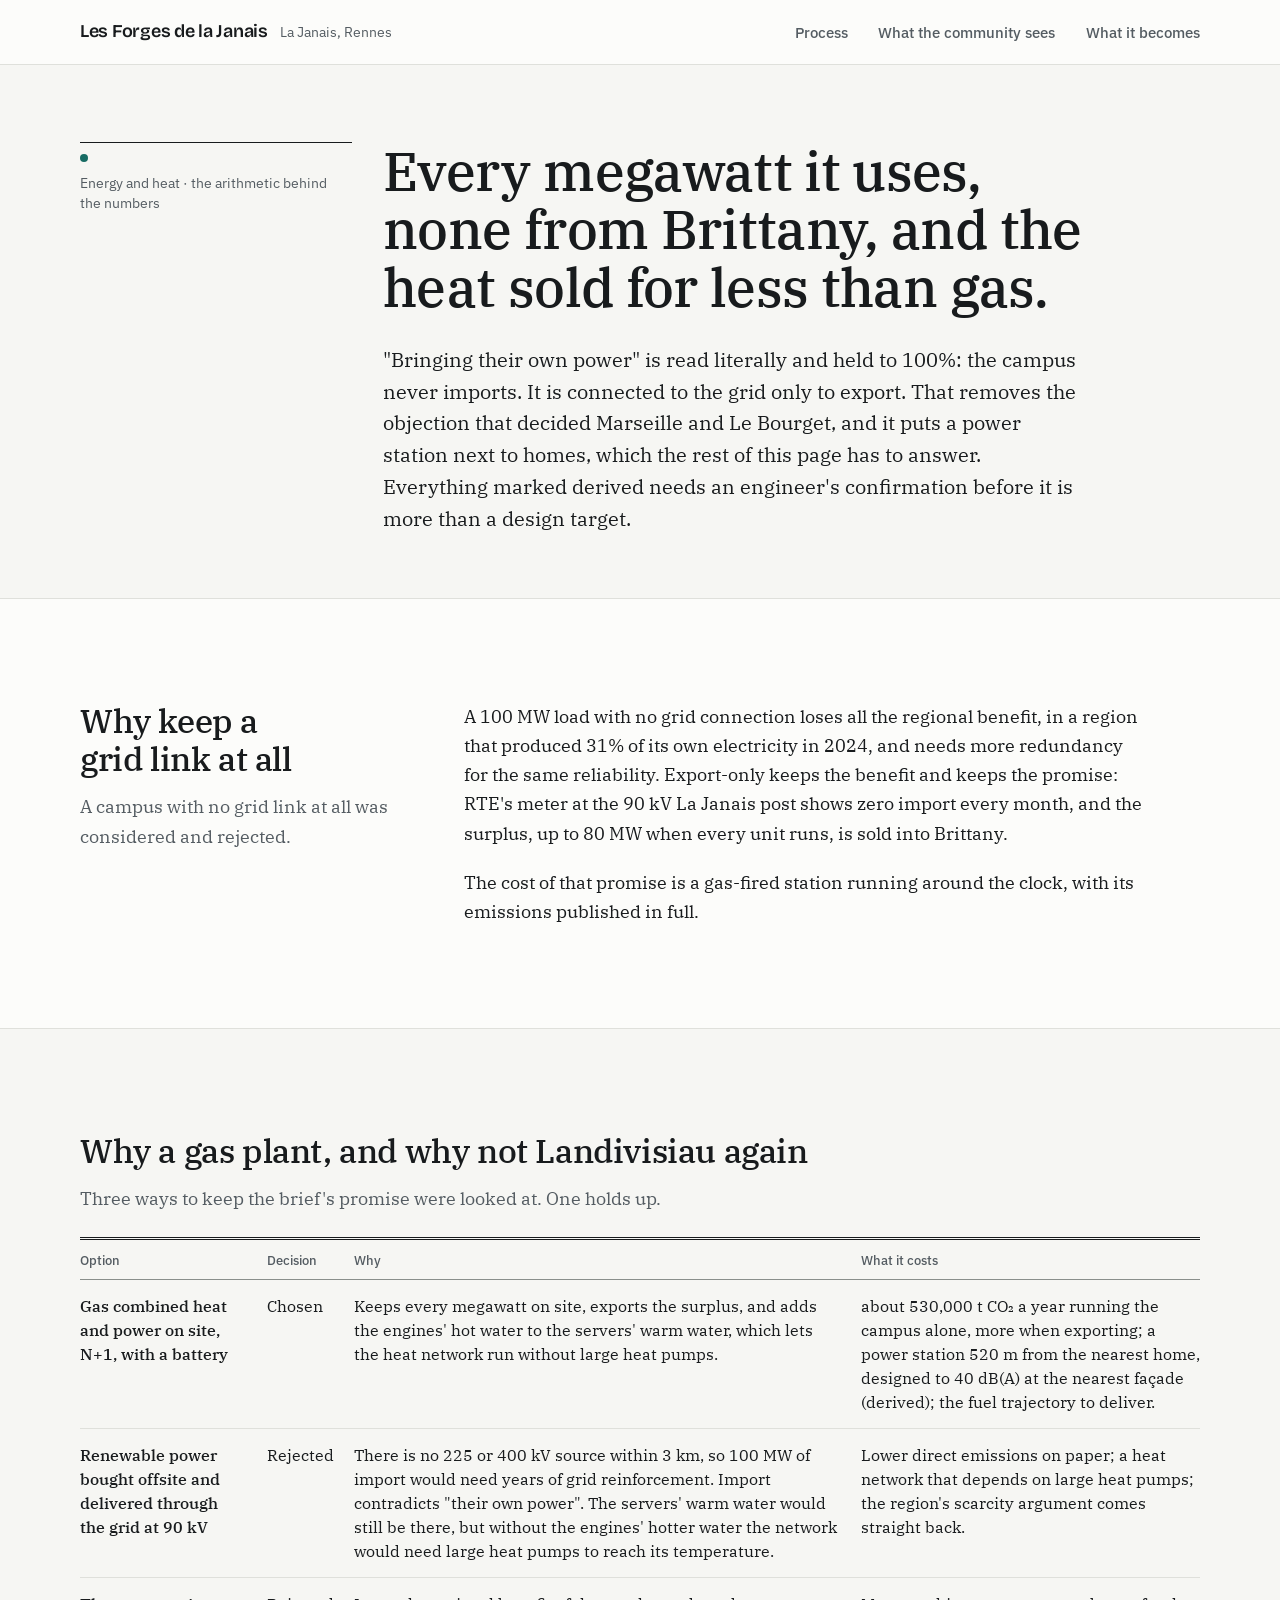
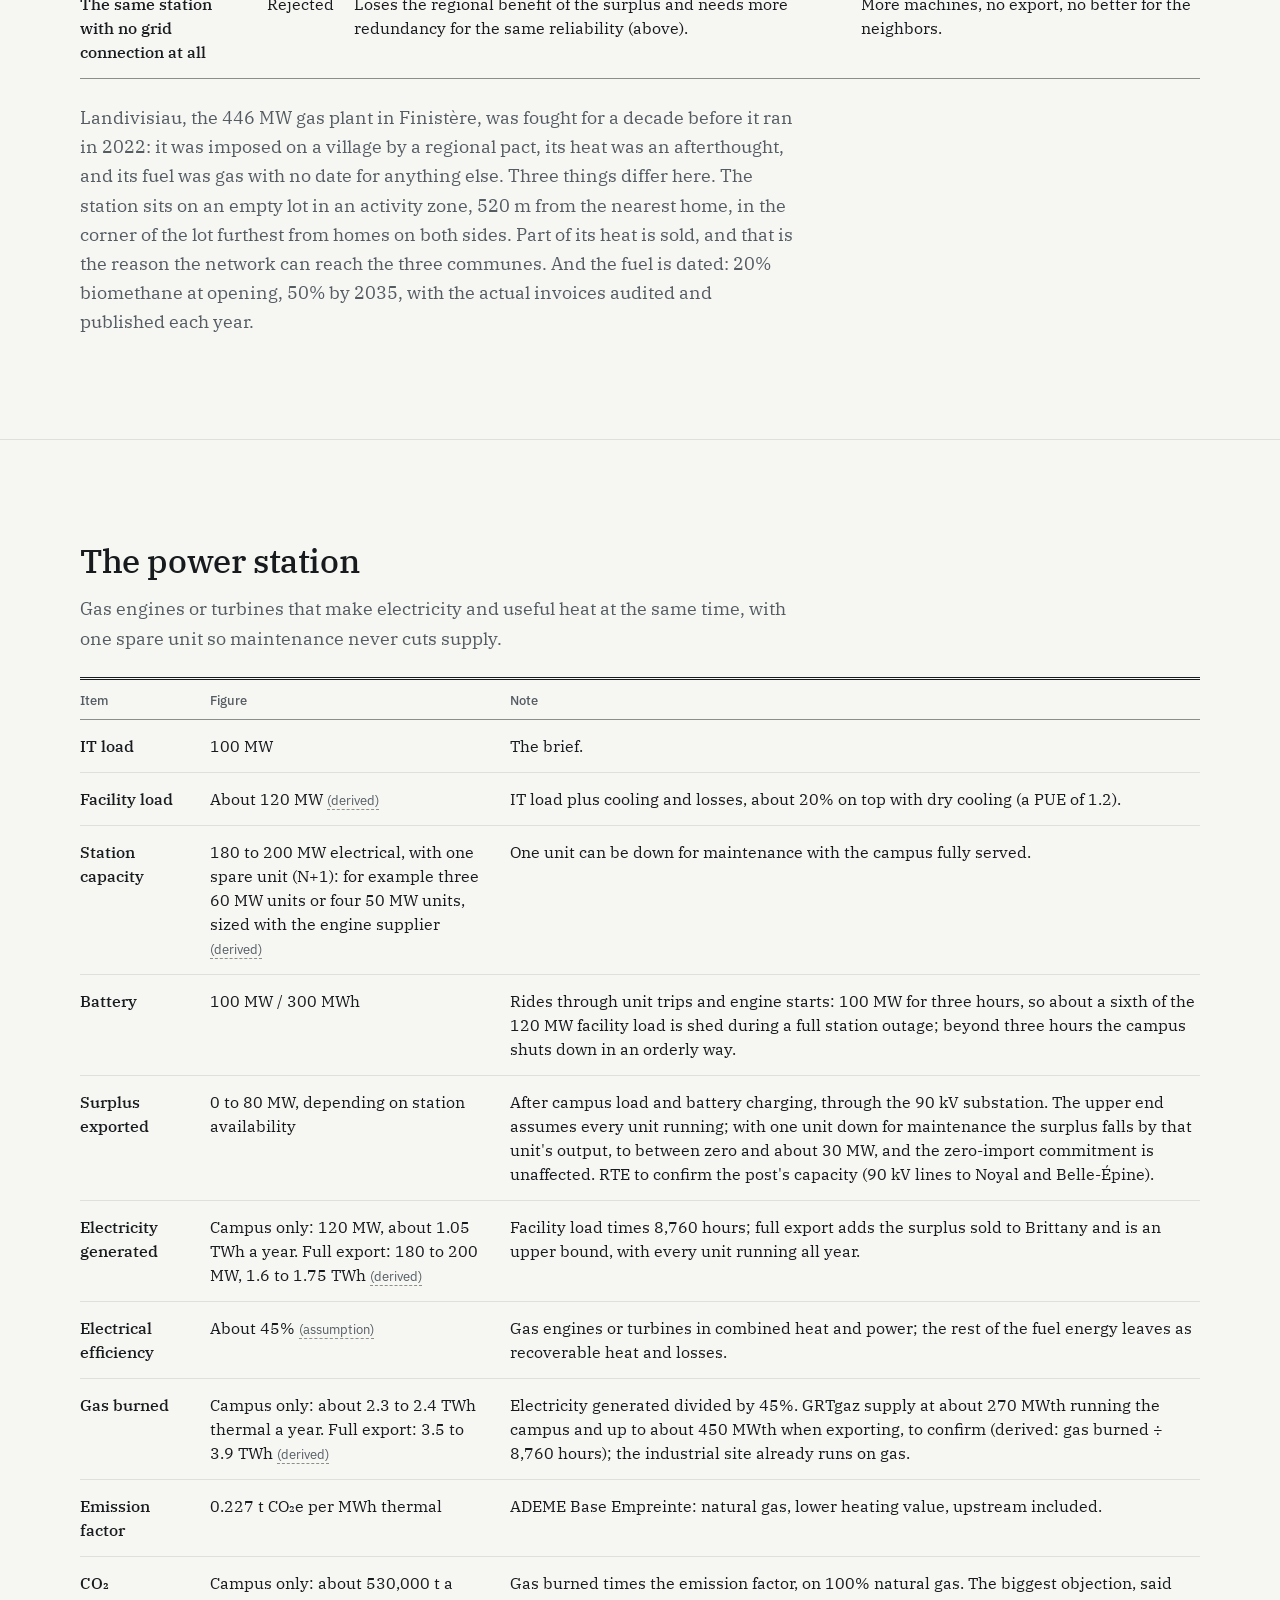
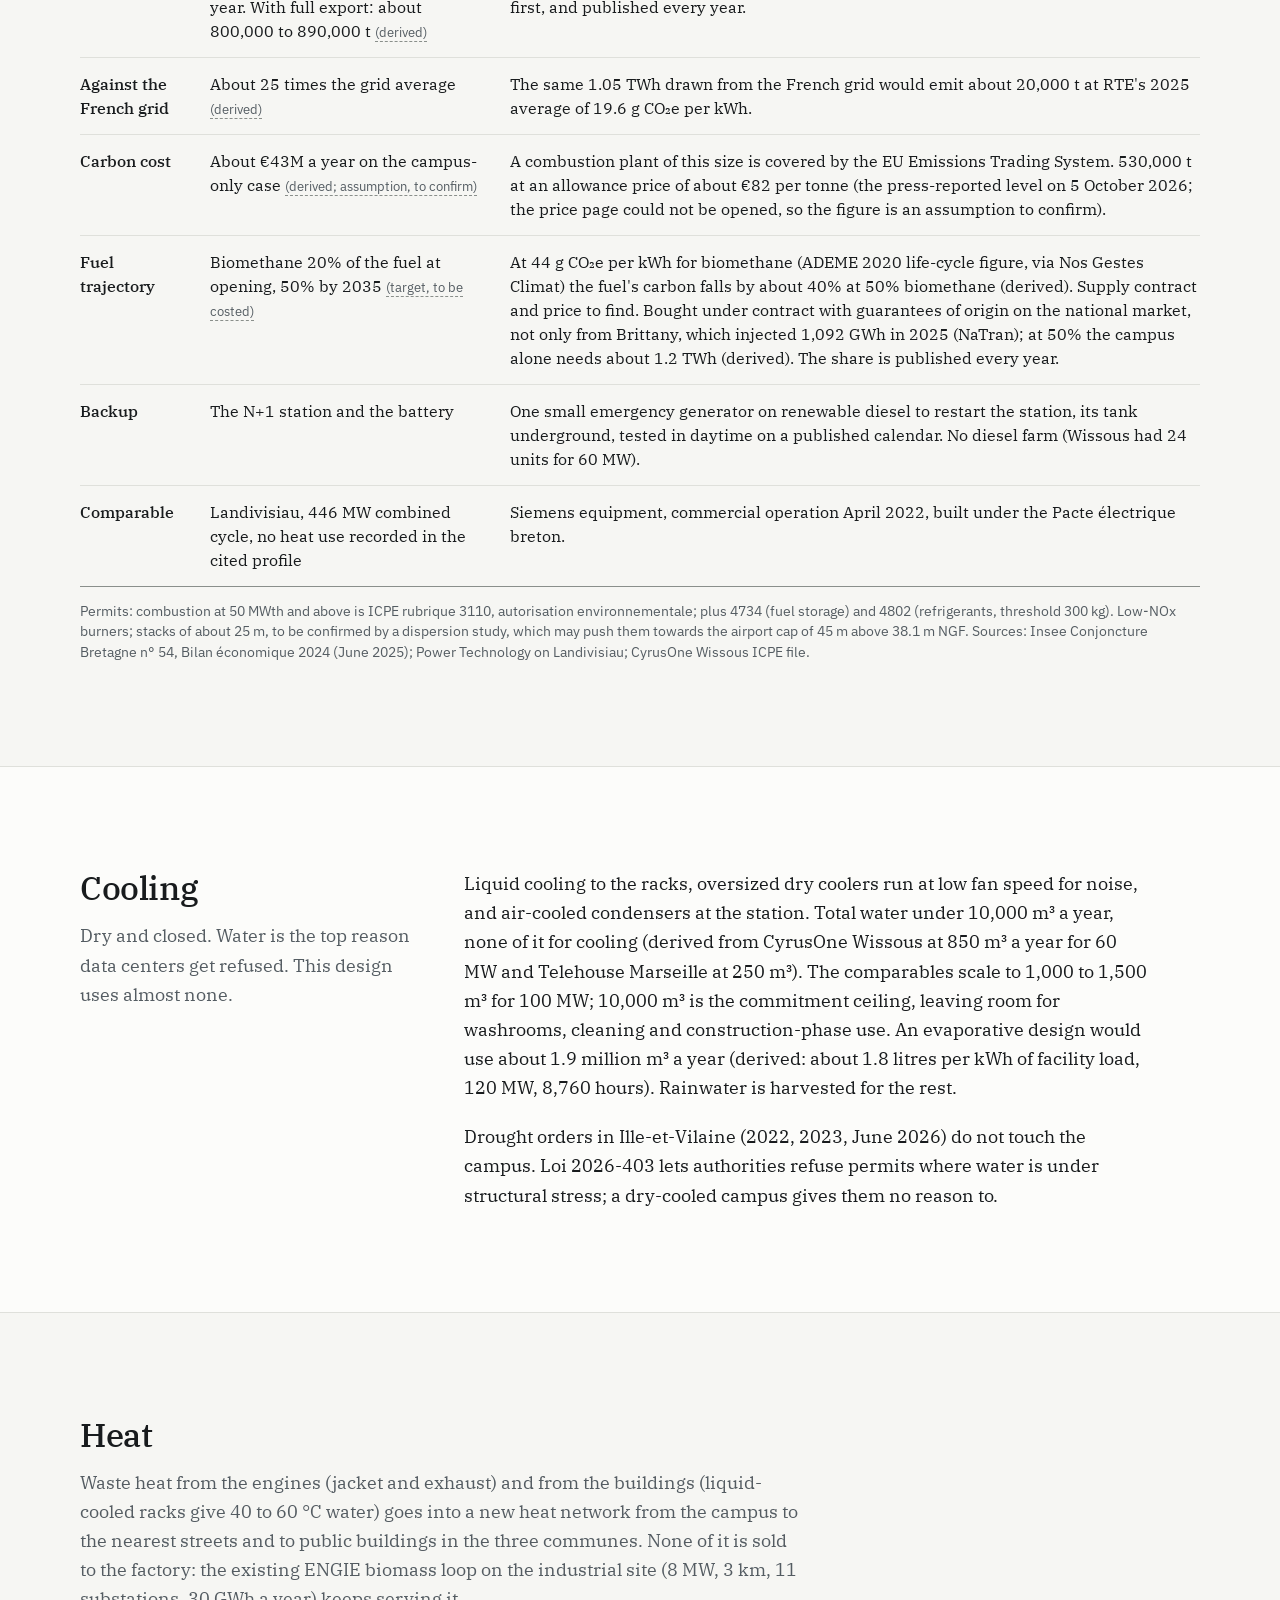
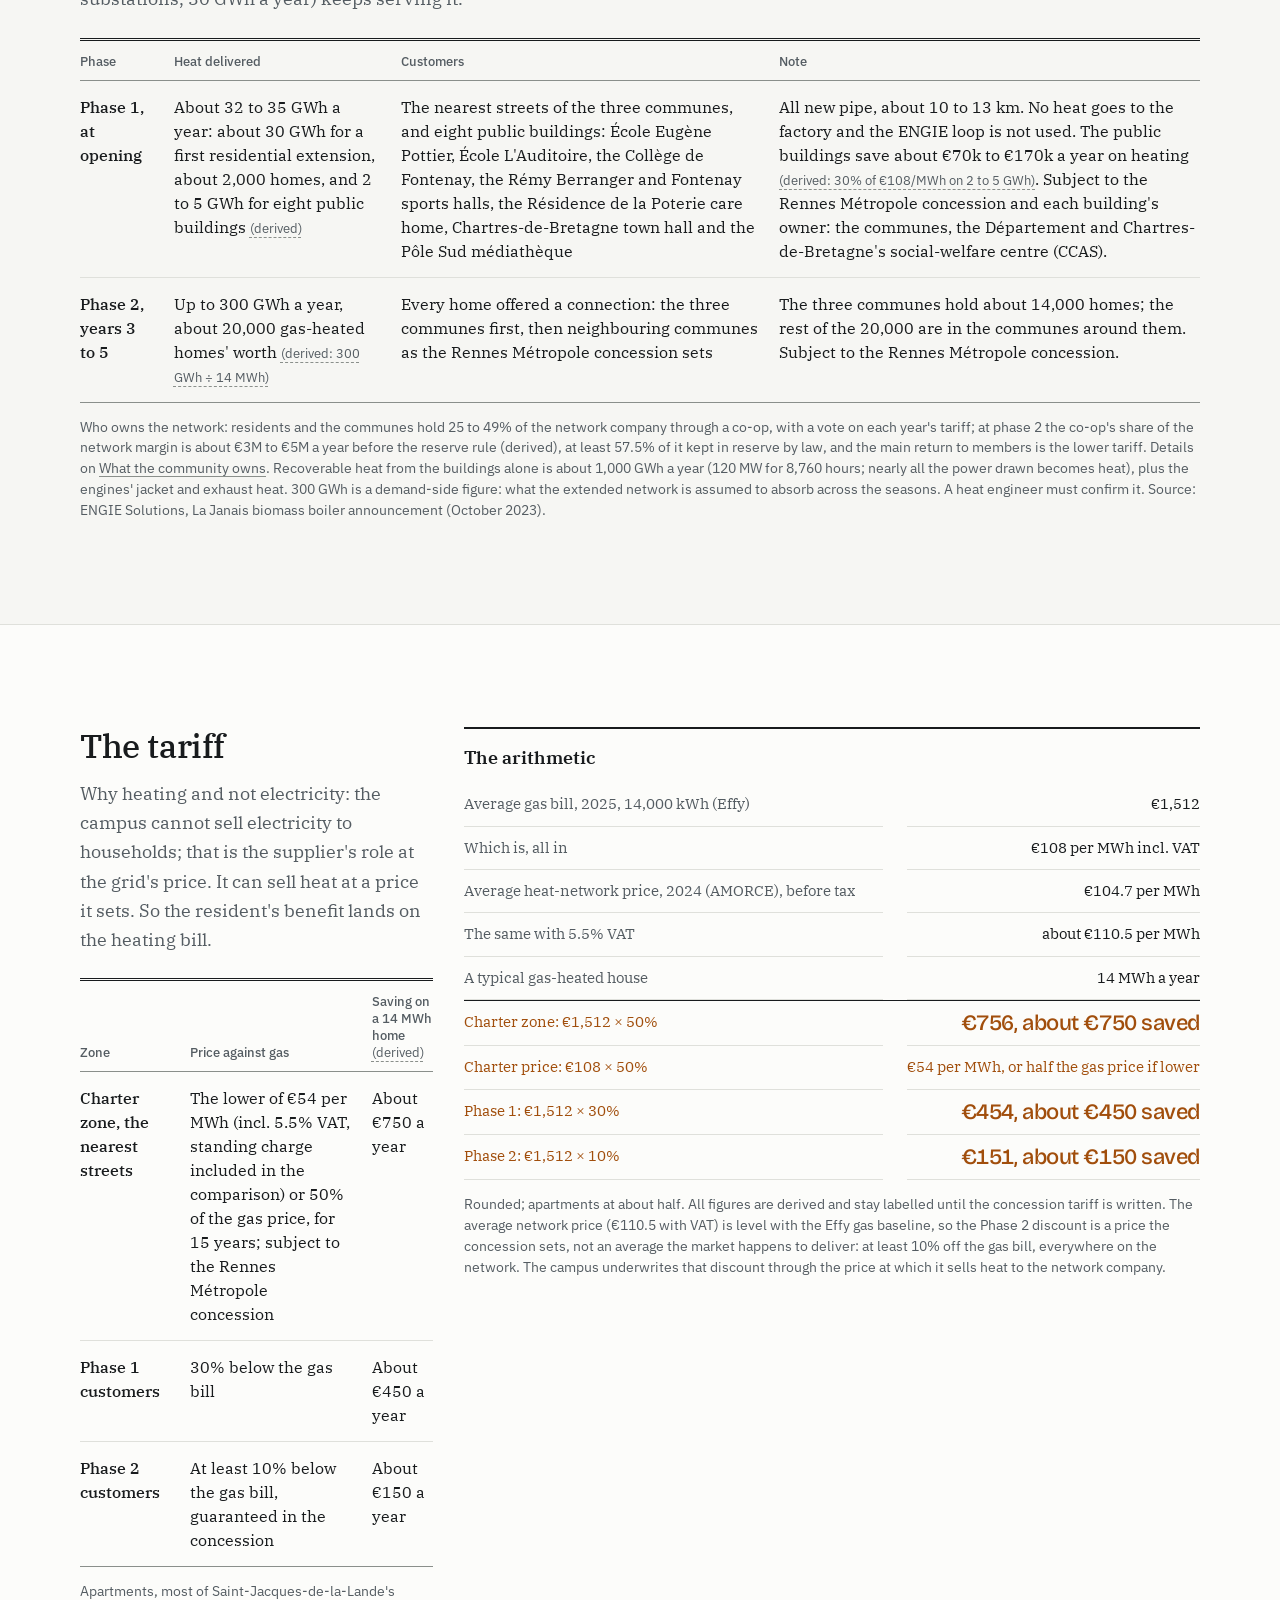
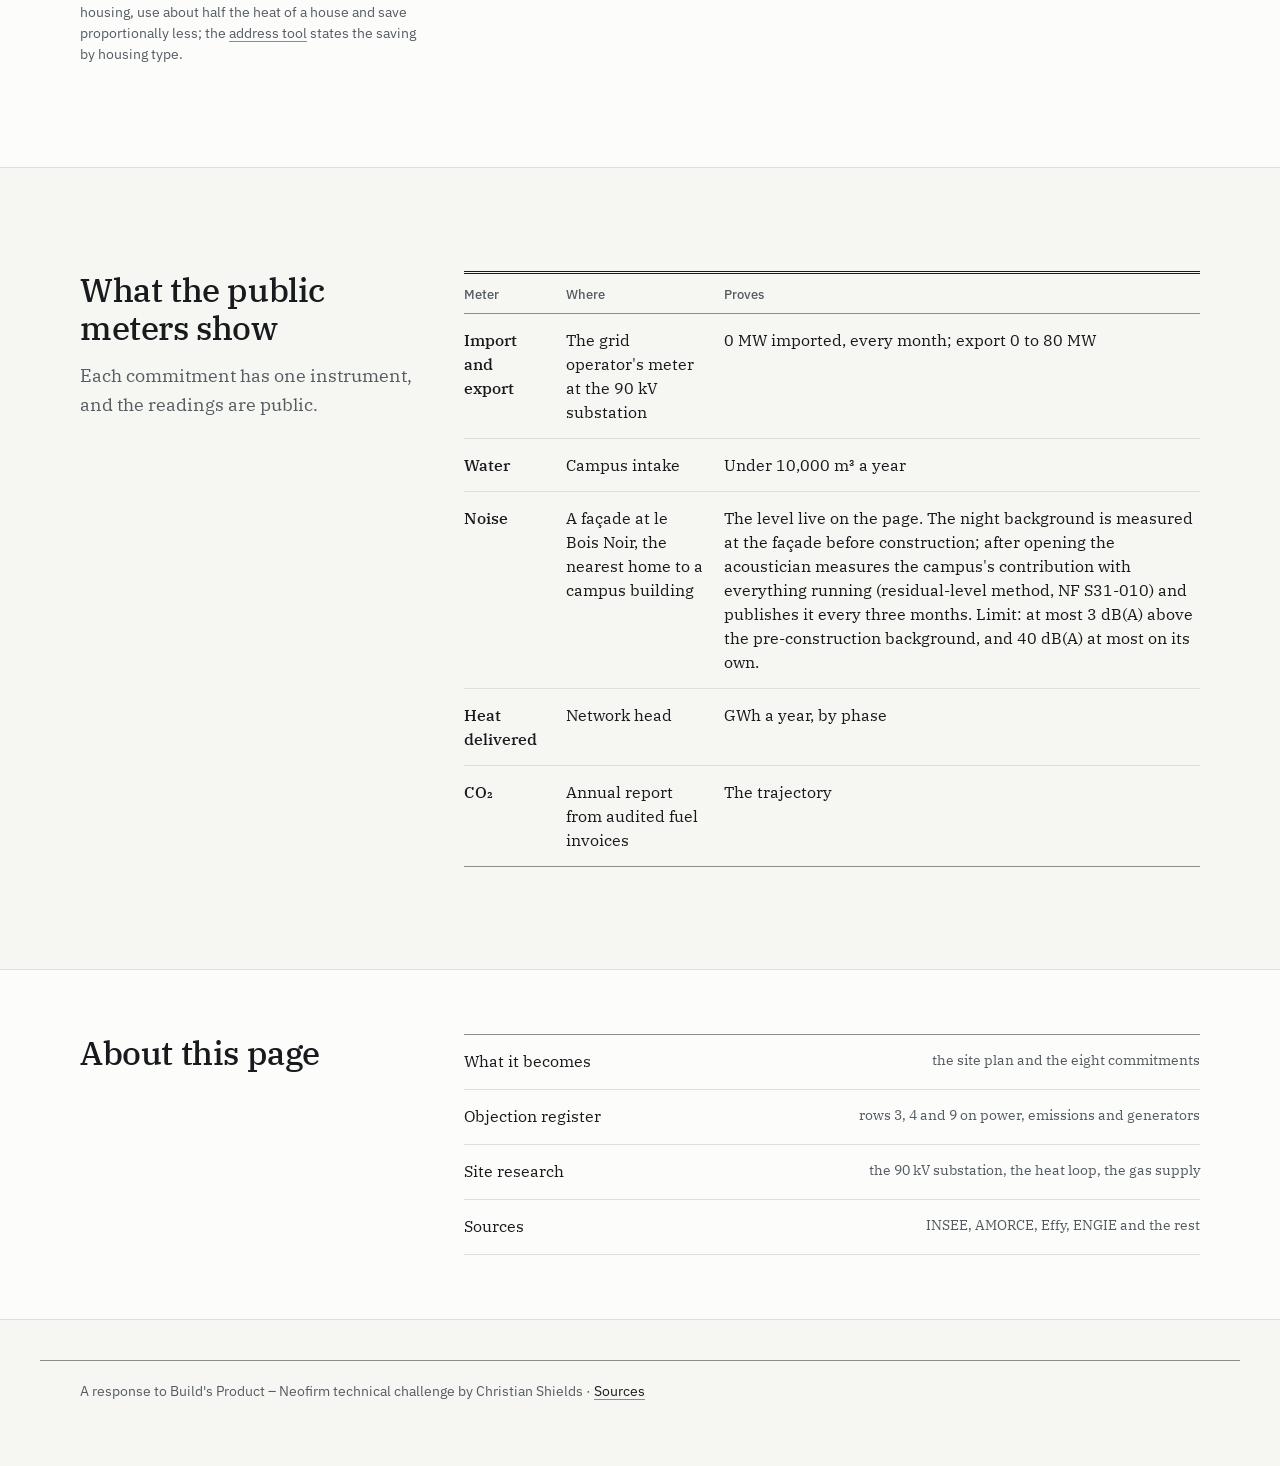
<file: energy.html>
<!doctype html>
<html lang="en">
<head>
<meta charset="utf-8">
<meta name="viewport" content="width=device-width, initial-scale=1, viewport-fit=cover">
<title>Energy and heat · Les Forges de la Janais</title>
<meta name="description" content="The energy plan: a self-supplied heat-and-power station, a grid link used only to export, dry cooling, the heat network by phase, and the arithmetic behind the tariff.">
<link rel="preconnect" href="https://fonts.googleapis.com">
<link rel="stylesheet" href="https://fonts.googleapis.com/css2?family=Bricolage+Grotesque:opsz,wght@12..96,400..700&family=IBM+Plex+Sans:wght@400;500;600&family=IBM+Plex+Serif:ital,wght@0,400;0,500;0,600;1,400&display=swap">
<link rel="stylesheet" href="assets/site.css">
</head>
<body>
<header class="top">
  <div class="wrap">
    <a class="brand" href="index.html">Les Forges de la Janais <small>La Janais, Rennes</small></a>
    <nav class="menu" aria-label="Sections">
      <a href="process.html">Process</a>
      <a href="community-en.html">What the community sees</a>
      <a href="becomes.html">What it becomes</a>
    </nav>
  </div>
</header>

<section class="hero compact">
  <div class="wrap">
    <p class="place"><span class="dot" aria-hidden="true"></span> Energy and heat · the arithmetic behind the numbers</p>
    <h1>Every megawatt it uses, none from Brittany, and the heat sold for less than gas.</h1>
    <p class="lede">"Bringing their own power" is read literally and held to 100%: the campus never imports. It is connected to the grid only to export. That removes the objection that decided Marseille and Le Bourget, and it puts a power station next to homes, which the rest of this page has to answer. Everything marked derived needs an engineer's confirmation before it is more than a design target.</p>
  </div>
</section>

<section class="band surface">
  <div class="wrap split">
    <div>
      <h2>Why keep a grid link at all</h2>
      <p class="intro">A campus with no grid link at all was considered and rejected.</p>
    </div>
    <div class="stack measure">
      <p>A 100 MW load with no grid connection loses all the regional benefit, in a region that produced 31% of its own electricity in 2024, and needs more redundancy for the same reliability. Export-only keeps the benefit and keeps the promise: RTE's meter at the 90 kV La Janais post shows zero import every month, and the surplus, up to 80 MW when every unit runs, is sold into Brittany.</p>
      <p>The cost of that promise is a gas-fired station running around the clock, with its emissions published in full.</p>
    </div>
  </div>
</section>

<section class="band">
  <div class="wrap">
    <h2>Why a gas plant, and why not Landivisiau again</h2>
    <p class="intro">Three ways to keep the brief's promise were looked at. One holds up.</p>
    <div class="tablewrap" style="margin-top:24px">
      <table class="data">
        <thead><tr><th>Option</th><th>Decision</th><th>Why</th><th>What it costs</th></tr></thead>
        <tbody>
          <tr><td>Gas combined heat and power on site, N+1, with a battery</td><td>Chosen</td><td>Keeps every megawatt on site, exports the surplus, and adds the engines' hot water to the servers' warm water, which lets the heat network run without large heat pumps.</td><td>about 530,000 t CO₂ a year running the campus alone, more when exporting; a power station 520 m from the nearest home, designed to 40 dB(A) at the nearest façade (derived); the fuel trajectory to deliver.</td></tr>
          <tr><td>Renewable power bought offsite and delivered through the grid at 90 kV</td><td>Rejected</td><td>There is no 225 or 400 kV source within 3 km, so 100 MW of import would need years of grid reinforcement. Import contradicts "their own power". The servers' warm water would still be there, but without the engines' hotter water the network would need large heat pumps to reach its temperature.</td><td>Lower direct emissions on paper; a heat network that depends on large heat pumps; the region's scarcity argument comes straight back.</td></tr>
          <tr><td>The same station with no grid connection at all</td><td>Rejected</td><td>Loses the regional benefit of the surplus and needs more redundancy for the same reliability (above).</td><td>More machines, no export, no better for the neighbors.</td></tr>
        </tbody>
      </table>
    </div>
    <p class="intro" style="margin-top:24px">Landivisiau, the 446 MW gas plant in Finistère, was fought for a decade before it ran in 2022: it was imposed on a village by a regional pact, its heat was an afterthought, and its fuel was gas with no date for anything else. Three things differ here. The station sits on an empty lot in an activity zone, 520 m from the nearest home, in the corner of the lot furthest from homes on both sides. Part of its heat is sold, and that is the reason the network can reach the three communes. And the fuel is dated: 20% biomethane at opening, 50% by 2035, with the actual invoices audited and published each year.</p>
  </div>
</section>

<section class="band">
  <div class="wrap">
    <h2>The power station</h2>
    <p class="intro">Gas engines or turbines that make electricity and useful heat at the same time, with one spare unit so maintenance never cuts supply.</p>
    <div class="tablewrap" style="margin-top:24px">
      <table class="data">
        <thead><tr><th>Item</th><th>Figure</th><th>Note</th></tr></thead>
        <tbody>
          <tr><td>IT load</td><td>100 MW</td><td>The brief.</td></tr>
          <tr><td>Facility load</td><td>About 120 MW <span class="derived">(derived)</span></td><td>IT load plus cooling and losses, about 20% on top with dry cooling (a PUE of 1.2).</td></tr>
          <tr><td>Station capacity</td><td>180 to 200 MW electrical, with one spare unit (N+1): for example three 60 MW units or four 50 MW units, sized with the engine supplier <span class="derived">(derived)</span></td><td>One unit can be down for maintenance with the campus fully served.</td></tr>
          <tr><td>Battery</td><td>100 MW / 300 MWh</td><td>Rides through unit trips and engine starts: 100 MW for three hours, so about a sixth of the 120 MW facility load is shed during a full station outage; beyond three hours the campus shuts down in an orderly way.</td></tr>
          <tr><td>Surplus exported</td><td>0 to 80 MW, depending on station availability</td><td>After campus load and battery charging, through the 90 kV substation. The upper end assumes every unit running; with one unit down for maintenance the surplus falls by that unit's output, to between zero and about 30 MW, and the zero-import commitment is unaffected. RTE to confirm the post's capacity (90 kV lines to Noyal and Belle-Épine).</td></tr>
          <tr><td>Electricity generated</td><td>Campus only: 120 MW, about 1.05 TWh a year. Full export: 180 to 200 MW, 1.6 to 1.75 TWh <span class="derived">(derived)</span></td><td>Facility load times 8,760 hours; full export adds the surplus sold to Brittany and is an upper bound, with every unit running all year.</td></tr>
          <tr><td>Electrical efficiency</td><td>About 45% <span class="derived">(assumption)</span></td><td>Gas engines or turbines in combined heat and power; the rest of the fuel energy leaves as recoverable heat and losses.</td></tr>
          <tr><td>Gas burned</td><td>Campus only: about 2.3 to 2.4 TWh thermal a year. Full export: 3.5 to 3.9 TWh <span class="derived">(derived)</span></td><td>Electricity generated divided by 45%. GRTgaz supply at about 270 MWth running the campus and up to about 450 MWth when exporting, to confirm (derived: gas burned ÷ 8,760 hours); the industrial site already runs on gas.</td></tr>
          <tr><td>Emission factor</td><td>0.227 t CO₂e per MWh thermal</td><td>ADEME Base Empreinte: natural gas, lower heating value, upstream included.</td></tr>
          <tr><td>CO₂</td><td>Campus only: about 530,000 t a year. With full export: about 800,000 to 890,000 t <span class="derived">(derived)</span></td><td>Gas burned times the emission factor, on 100% natural gas. The biggest objection, said first, and published every year.</td></tr>
          <tr><td>Against the French grid</td><td>About 25 times the grid average <span class="derived">(derived)</span></td><td>The same 1.05 TWh drawn from the French grid would emit about 20,000 t at RTE's 2025 average of 19.6 g CO₂e per kWh.</td></tr>
          <tr><td>Carbon cost</td><td>About €43M a year on the campus-only case <span class="derived">(derived; assumption, to confirm)</span></td><td>A combustion plant of this size is covered by the EU Emissions Trading System. 530,000 t at an allowance price of about €82 per tonne (the press-reported level on 5 October 2026; the price page could not be opened, so the figure is an assumption to confirm).</td></tr>
          <tr><td>Fuel trajectory</td><td>Biomethane 20% of the fuel at opening, 50% by 2035 <span class="derived">(target, to be costed)</span></td><td>At 44 g CO₂e per kWh for biomethane (ADEME 2020 life-cycle figure, via Nos Gestes Climat) the fuel's carbon falls by about 40% at 50% biomethane (derived). Supply contract and price to find. Bought under contract with guarantees of origin on the national market, not only from Brittany, which injected 1,092 GWh in 2025 (NaTran); at 50% the campus alone needs about 1.2 TWh (derived). The share is published every year.</td></tr>
          <tr><td>Backup</td><td>The N+1 station and the battery</td><td>One small emergency generator on renewable diesel to restart the station, its tank underground, tested in daytime on a published calendar. No diesel farm (Wissous had 24 units for 60 MW).</td></tr>
          <tr><td>Comparable</td><td>Landivisiau, 446 MW combined cycle, no heat use recorded in the cited profile</td><td>Siemens equipment, commercial operation April 2022, built under the Pacte électrique breton.</td></tr>
        </tbody>
      </table>
      <p class="src">Permits: combustion at 50 MWth and above is ICPE rubrique 3110, autorisation environnementale; plus 4734 (fuel storage) and 4802 (refrigerants, threshold 300 kg). Low-NOx burners; stacks of about 25 m, to be confirmed by a dispersion study, which may push them towards the airport cap of 45 m above 38.1 m NGF. Sources: Insee Conjoncture Bretagne n° 54, Bilan économique 2024 (June 2025); Power Technology on Landivisiau; CyrusOne Wissous ICPE file.</p>
    </div>
  </div>
</section>

<section class="band surface">
  <div class="wrap split">
    <div>
      <h2>Cooling</h2>
      <p class="intro">Dry and closed. Water is the top reason data centers get refused. This design uses almost none.</p>
    </div>
    <div class="stack measure">
      <p>Liquid cooling to the racks, oversized dry coolers run at low fan speed for noise, and air-cooled condensers at the station. Total water under 10,000 m³ a year, none of it for cooling (derived from CyrusOne Wissous at 850 m³ a year for 60 MW and Telehouse Marseille at 250 m³). The comparables scale to 1,000 to 1,500 m³ for 100 MW; 10,000 m³ is the commitment ceiling, leaving room for washrooms, cleaning and construction-phase use. An evaporative design would use about 1.9 million m³ a year (derived: about 1.8 litres per kWh of facility load, 120 MW, 8,760 hours). Rainwater is harvested for the rest.</p>
      <p>Drought orders in Ille-et-Vilaine (2022, 2023, June 2026) do not touch the campus. Loi 2026-403 lets authorities refuse permits where water is under structural stress; a dry-cooled campus gives them no reason to.</p>
    </div>
  </div>
</section>

<section class="band" id="heat">
  <div class="wrap">
    <h2>Heat</h2>
    <p class="intro">Waste heat from the engines (jacket and exhaust) and from the buildings (liquid-cooled racks give 40 to 60 °C water) goes into a new heat network from the campus to the nearest streets and to public buildings in the three communes. None of it is sold to the factory: the existing ENGIE biomass loop on the industrial site (8 MW, 3 km, 11 substations, 30 GWh a year) keeps serving it.</p>
    <div class="tablewrap" style="margin-top:24px">
      <table class="data">
        <thead><tr><th>Phase</th><th>Heat delivered</th><th>Customers</th><th>Note</th></tr></thead>
        <tbody>
          <tr><td>Phase 1, at opening</td><td>About 32 to 35 GWh a year: about 30 GWh for a first residential extension, about 2,000 homes, and 2 to 5 GWh for eight public buildings <span class="derived">(derived)</span></td><td>The nearest streets of the three communes, and eight public buildings: École Eugène Pottier, École L'Auditoire, the Collège de Fontenay, the Rémy Berranger and Fontenay sports halls, the Résidence de la Poterie care home, Chartres-de-Bretagne town hall and the Pôle Sud médiathèque</td><td>All new pipe, about 10 to 13 km. No heat goes to the factory and the ENGIE loop is not used. The public buildings save about €70k to €170k a year on heating <span class="derived">(derived: 30% of €108/MWh on 2 to 5 GWh)</span>. Subject to the Rennes Métropole concession and each building's owner: the communes, the Département and Chartres-de-Bretagne's social-welfare centre (CCAS).</td></tr>
          <tr><td>Phase 2, years 3 to 5</td><td>Up to 300 GWh a year, about 20,000 gas-heated homes' worth <span class="derived">(derived: 300 GWh ÷ 14 MWh)</span></td><td>Every home offered a connection: the three communes first, then neighbouring communes as the Rennes Métropole concession sets</td><td>The three communes hold about 14,000 homes; the rest of the 20,000 are in the communes around them. Subject to the Rennes Métropole concession.</td></tr>
        </tbody>
      </table>
      <p class="src">Who owns the network: residents and the communes hold 25 to 49% of the network company through a co-op, with a vote on each year's tariff; at phase 2 the co-op's share of the network margin is about €3M to €5M a year before the reserve rule (derived), at least 57.5% of it kept in reserve by law, and the main return to members is the lower tariff. Details on <a href="stake.html#coop">What the community owns</a>. Recoverable heat from the buildings alone is about 1,000 GWh a year (120 MW for 8,760 hours; nearly all the power drawn becomes heat), plus the engines' jacket and exhaust heat. 300 GWh is a demand-side figure: what the extended network is assumed to absorb across the seasons. A heat engineer must confirm it. Source: ENGIE Solutions, La Janais biomass boiler announcement (October 2023).</p>
    </div>
  </div>
</section>

<section class="band surface" id="tariff">
  <div class="wrap split">
    <div>
      <h2>The tariff</h2>
      <p class="intro">Why heating and not electricity: the campus cannot sell electricity to households; that is the supplier's role at the grid's price. It can sell heat at a price it sets. So the resident's benefit lands on the heating bill.</p>
      <div class="tablewrap" style="margin-top:24px">
        <table class="data">
          <thead><tr><th>Zone</th><th>Price against gas</th><th>Saving on a 14 MWh home <span class="derived">(derived)</span></th></tr></thead>
          <tbody>
            <tr><td>Charter zone, the nearest streets</td><td>The lower of €54 per MWh (incl. 5.5% VAT, standing charge included in the comparison) or 50% of the gas price, for 15 years; subject to the Rennes Métropole concession</td><td>About €750 a year</td></tr>
            <tr><td>Phase 1 customers</td><td>30% below the gas bill</td><td>About €450 a year</td></tr>
            <tr><td>Phase 2 customers</td><td>At least 10% below the gas bill, guaranteed in the concession</td><td>About €150 a year</td></tr>
          </tbody>
        </table>
      </div>
      <p class="src" style="margin-top:14px">Apartments, most of Saint-Jacques-de-la-Lande's housing, use about half the heat of a house and save proportionally less; the <a href="community-en.html">address tool</a> states the saving by housing type.</p>
    </div>
    <div class="calc">
      <h3>The arithmetic</h3>
      <dl>
        <dt>Average gas bill, 2025, 14,000 kWh (Effy)</dt><dd>€1,512</dd>
        <dt>Which is, all in</dt><dd>€108 per MWh incl. VAT</dd>
        <dt>Average heat-network price, 2024 (AMORCE), before tax</dt><dd>€104.7 per MWh</dd>
        <dt>The same with 5.5% VAT</dt><dd>about €110.5 per MWh</dd>
        <dt>A typical gas-heated house</dt><dd>14 MWh a year</dd>
        <div class="line"></div>
        <dt class="heat">Charter zone: €1,512 × 50%</dt><dd class="sum heat">€756, about €750 saved</dd>
        <dt class="heat">Charter price: €108 × 50%</dt><dd class="heat">€54 per MWh, or half the gas price if lower</dd>
        <dt class="heat">Phase 1: €1,512 × 30%</dt><dd class="sum heat">€454, about €450 saved</dd>
        <dt class="heat">Phase 2: €1,512 × 10%</dt><dd class="sum heat">€151, about €150 saved</dd>
      </dl>
      <p class="small muted">Rounded; apartments at about half. All figures are derived and stay labelled until the concession tariff is written. The average network price (€110.5 with VAT) is level with the Effy gas baseline, so the Phase 2 discount is a price the concession sets, not an average the market happens to deliver: at least 10% off the gas bill, everywhere on the network. The campus underwrites that discount through the price at which it sells heat to the network company.</p>
    </div>
  </div>
</section>

<section class="band">
  <div class="wrap split">
    <div>
      <h2>What the public meters show</h2>
      <p class="intro">Each commitment has one instrument, and the readings are public.</p>
    </div>
    <div class="tablewrap">
      <table class="data">
        <thead><tr><th>Meter</th><th>Where</th><th>Proves</th></tr></thead>
        <tbody>
          <tr><td>Import and export</td><td>The grid operator's meter at the 90 kV substation</td><td>0 MW imported, every month; export 0 to 80 MW</td></tr>
          <tr><td>Water</td><td>Campus intake</td><td>Under 10,000 m³ a year</td></tr>
          <tr><td>Noise</td><td>A façade at le Bois Noir, the nearest home to a campus building</td><td>The level live on the page. The night background is measured at the façade before construction; after opening the acoustician measures the campus's contribution with everything running (residual-level method, NF S31-010) and publishes it every three months. Limit: at most 3 dB(A) above the pre-construction background, and 40 dB(A) at most on its own.</td></tr>
          <tr><td>Heat delivered</td><td>Network head</td><td>GWh a year, by phase</td></tr>
          <tr><td>CO₂</td><td>Annual report from audited fuel invoices</td><td>The trajectory</td></tr>
        </tbody>
      </table>
    </div>
  </div>
</section>

<section class="band surface tight">
  <div class="wrap split">
    <div><h2>About this page</h2></div>
    <div class="links">
      <a href="becomes.html"><span>What it becomes</span><span>the site plan and the eight commitments</span></a>
      <a href="register.html#o3"><span>Objection register</span><span>rows 3, 4 and 9 on power, emissions and generators</span></a>
      <a href="site.html"><span>Site research</span><span>the 90 kV substation, the heat loop, the gas supply</span></a>
      <a href="sources.html"><span>Sources</span><span>INSEE, AMORCE, Effy, ENGIE and the rest</span></a>
    </div>
  </div>
</section>

<footer>
  <div class="wrap">
    <p>A response to Build's Product – Neofirm technical challenge by Christian Shields · <a href="sources.html">Sources</a></p>
  </div>
</footer>
</body>
</html>
</file>
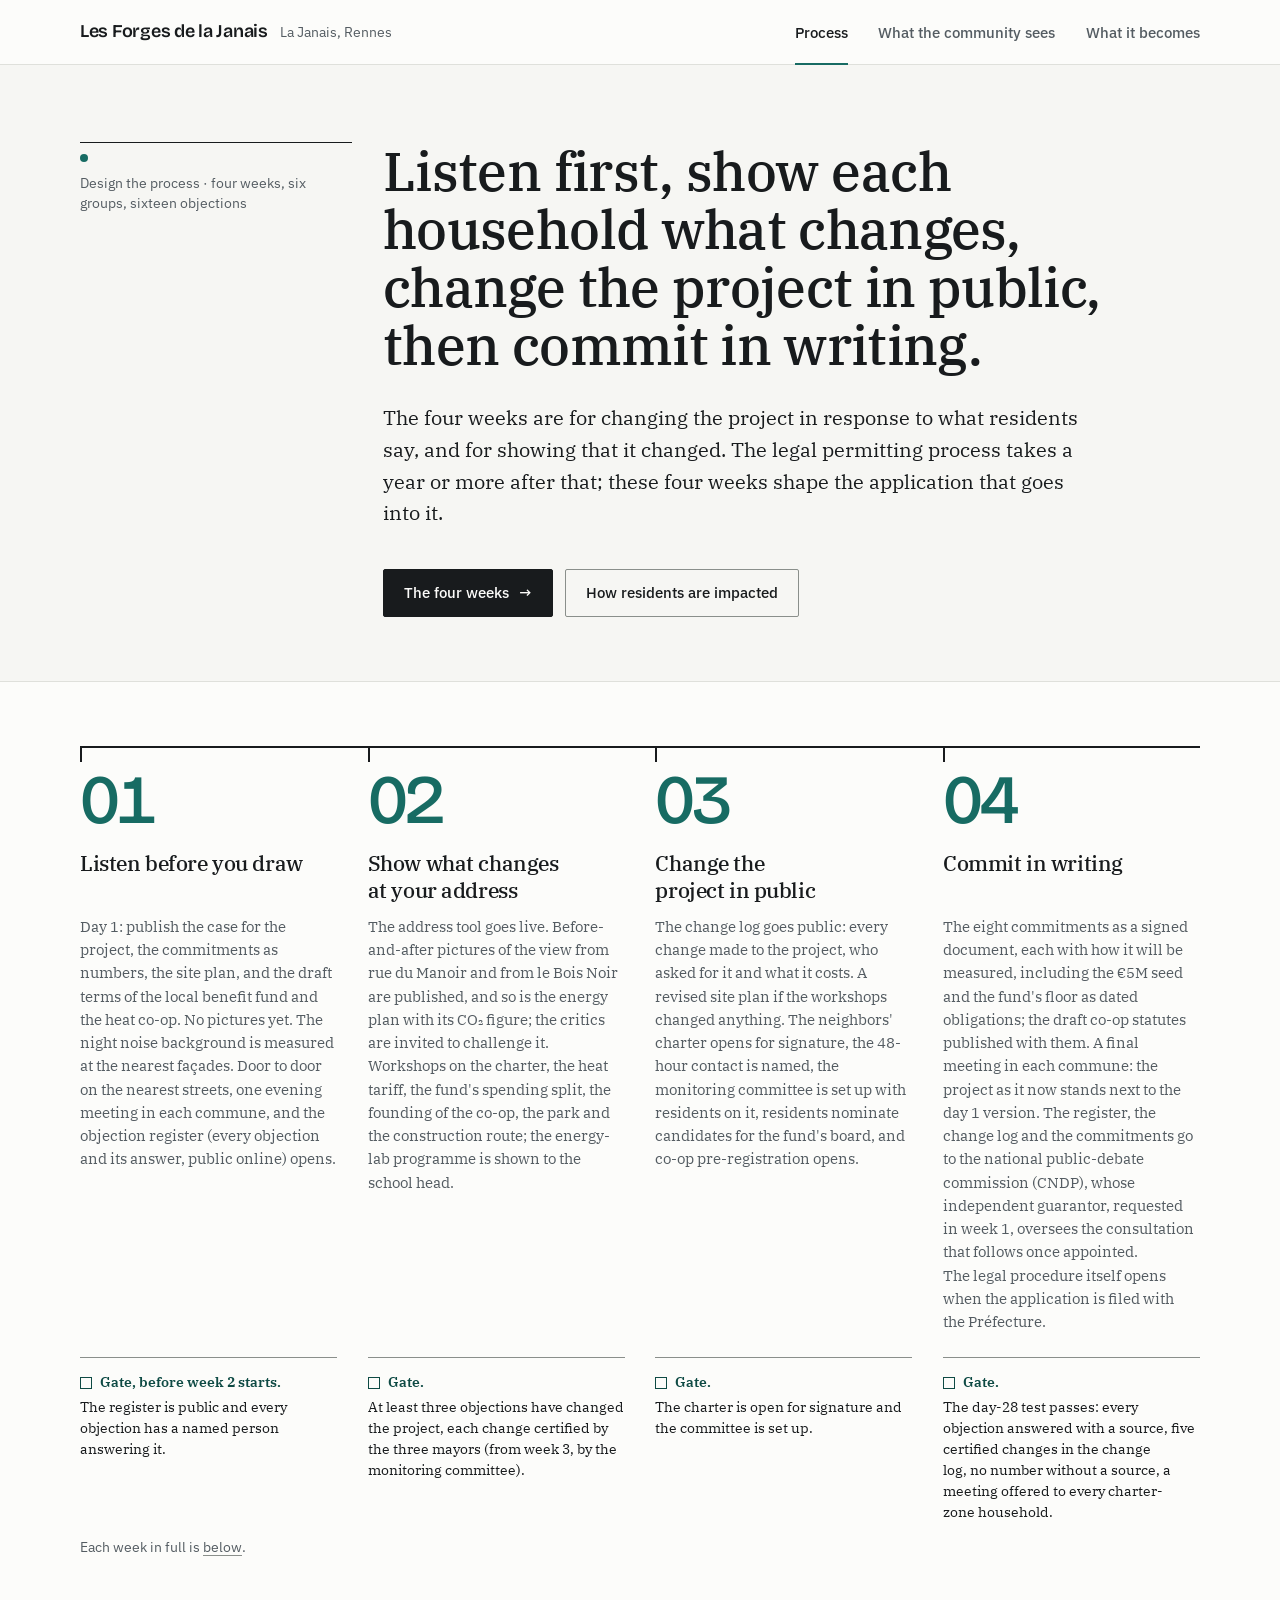
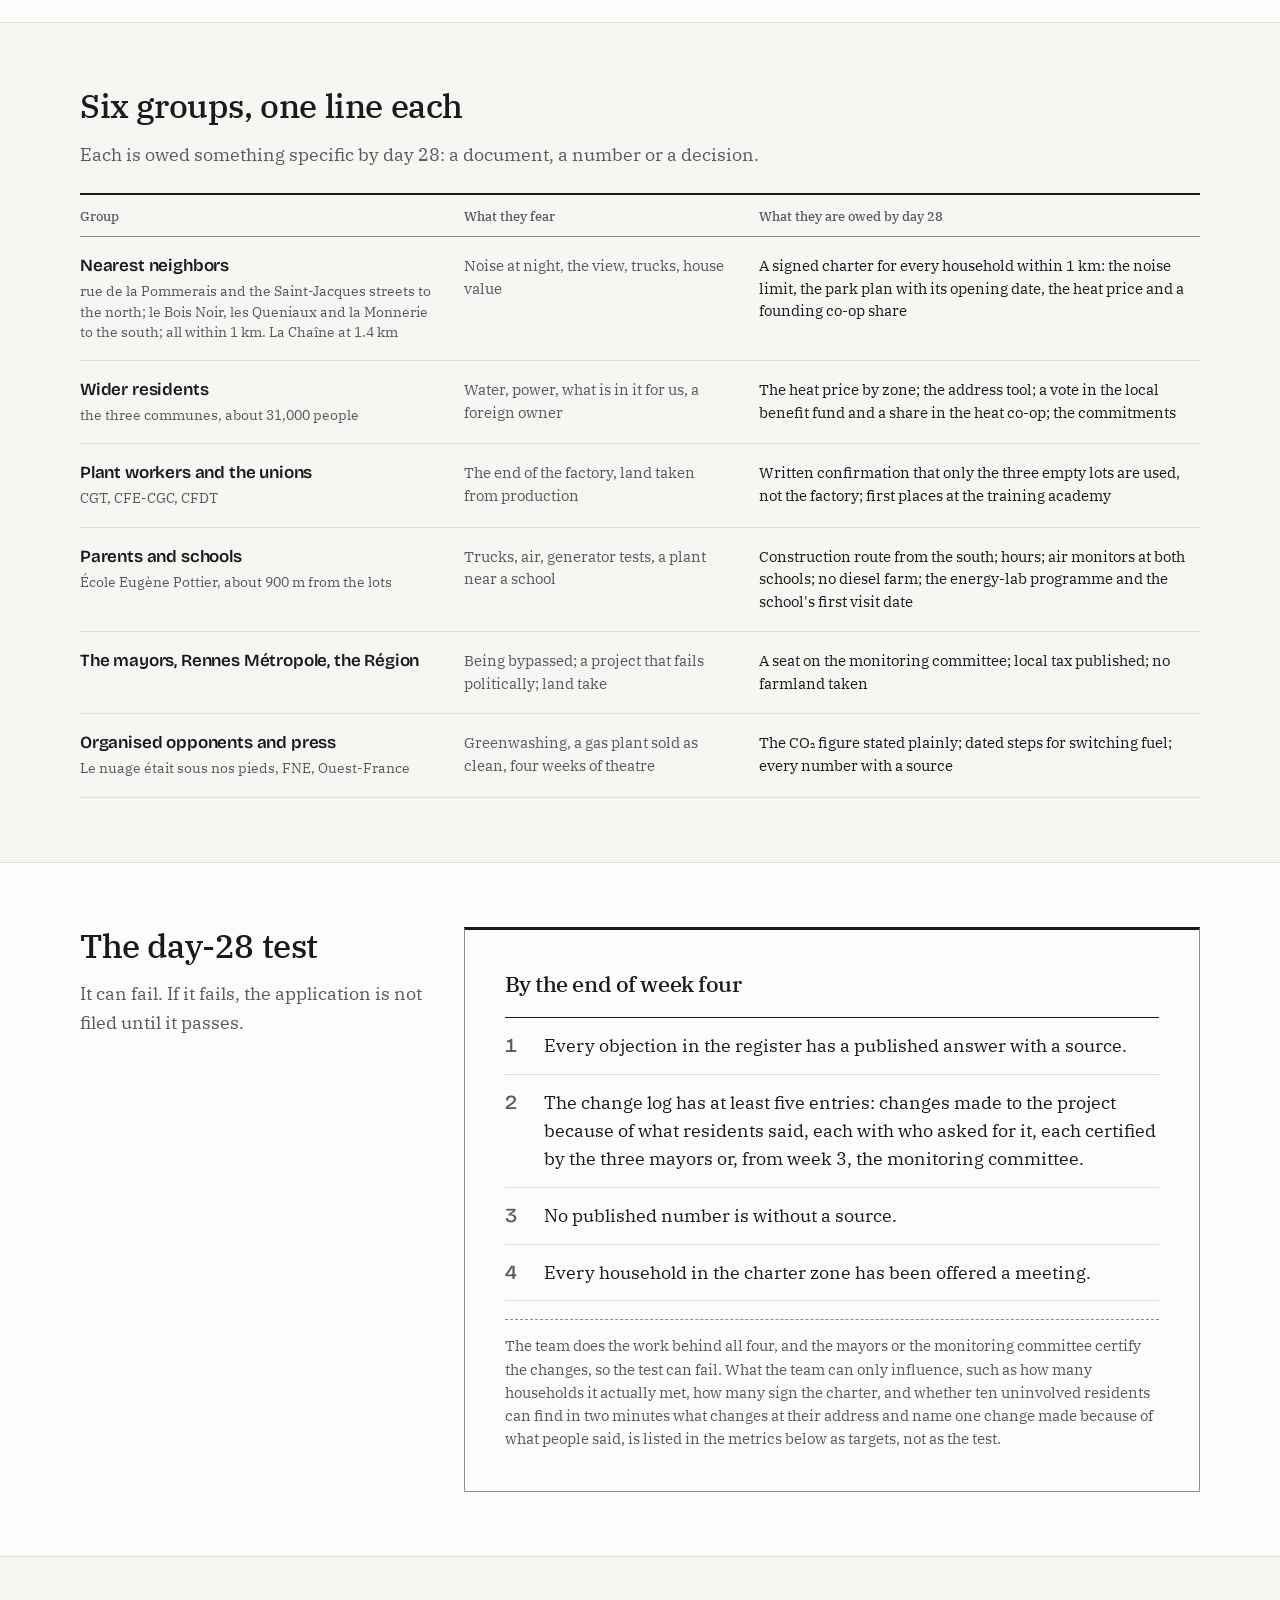
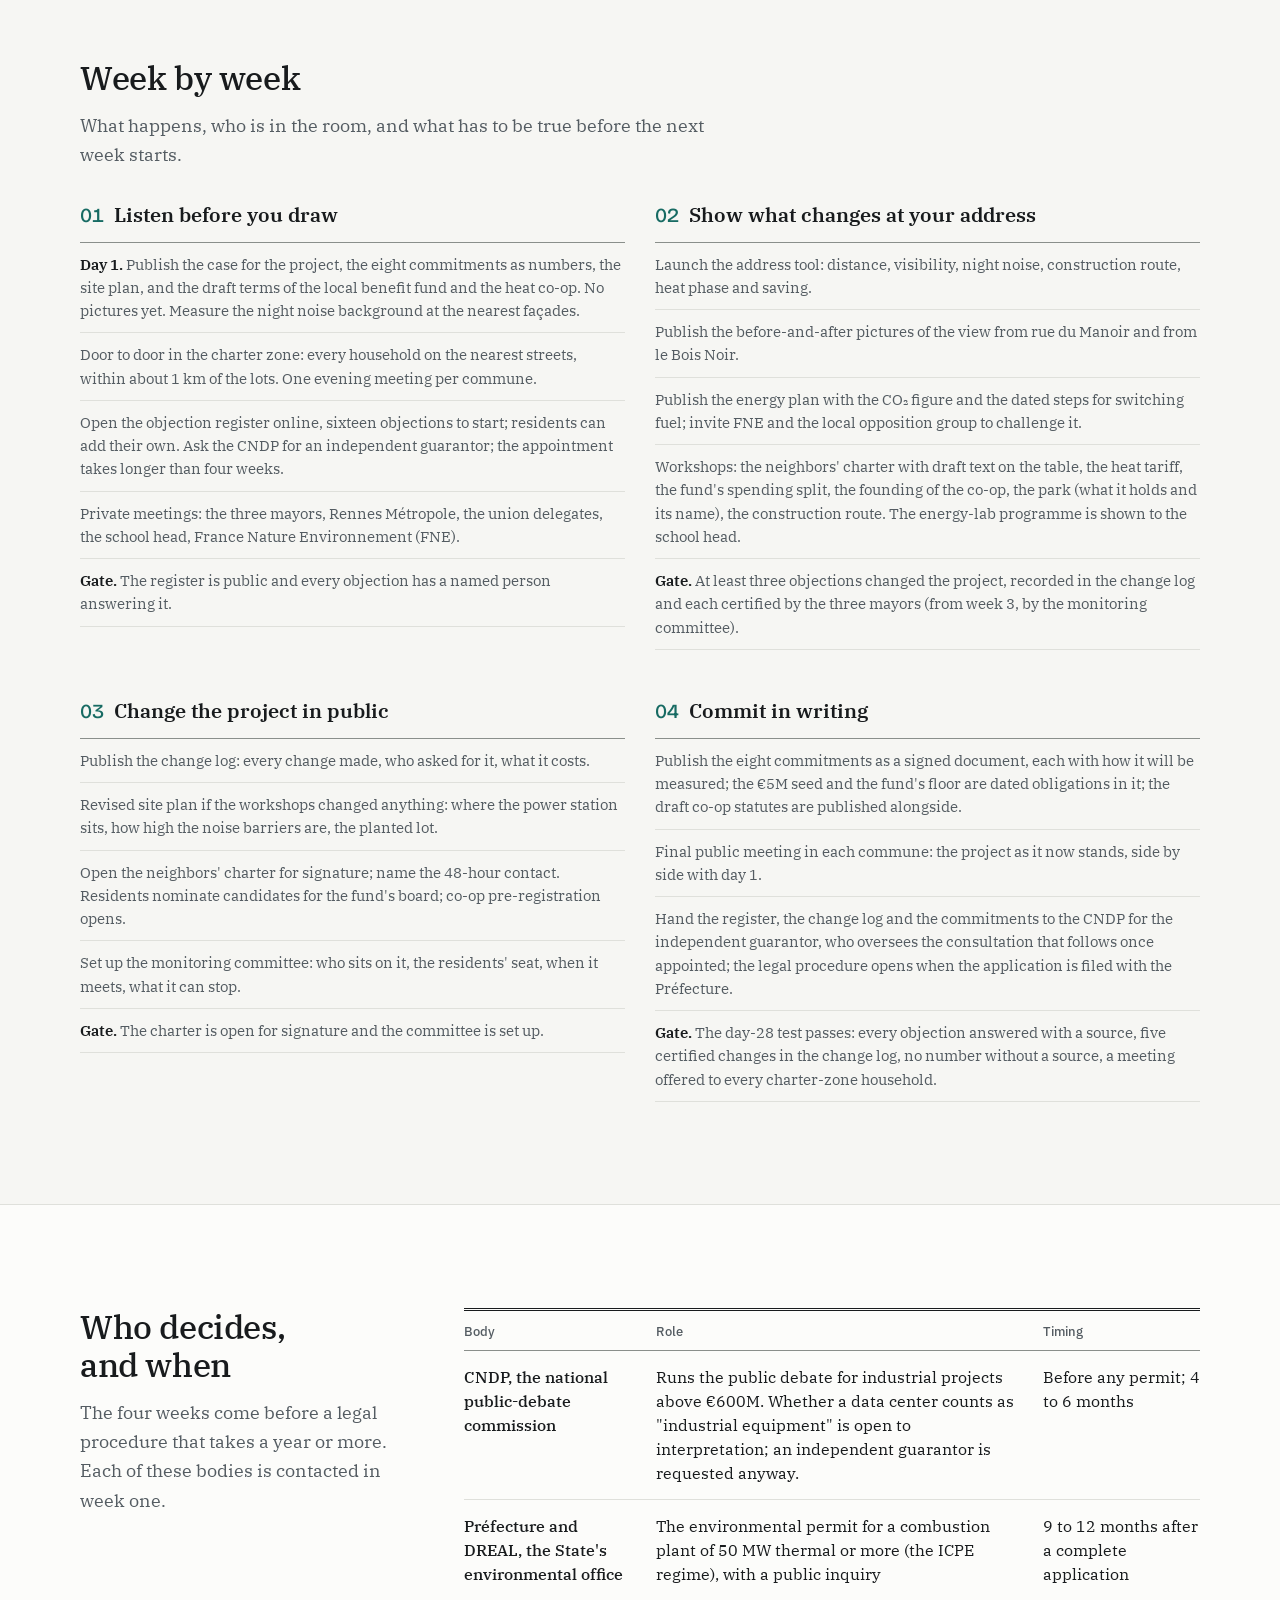
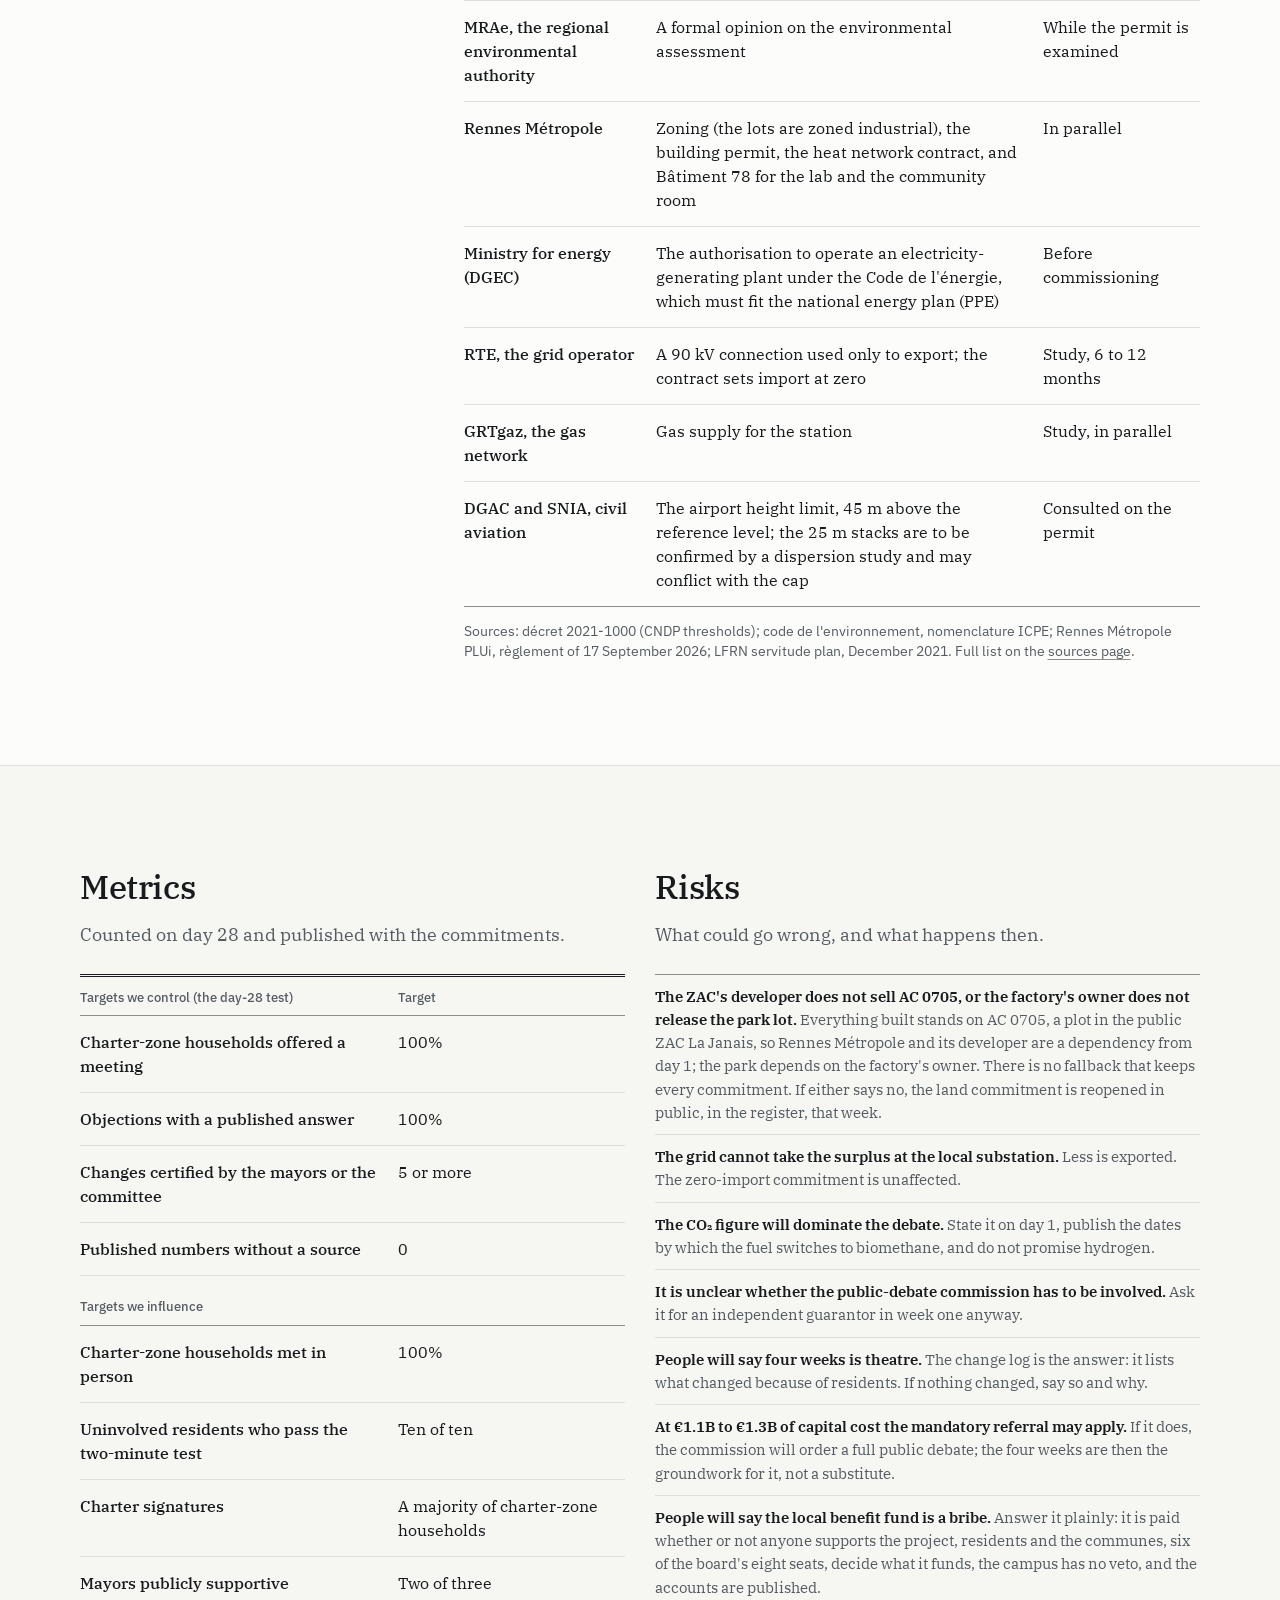
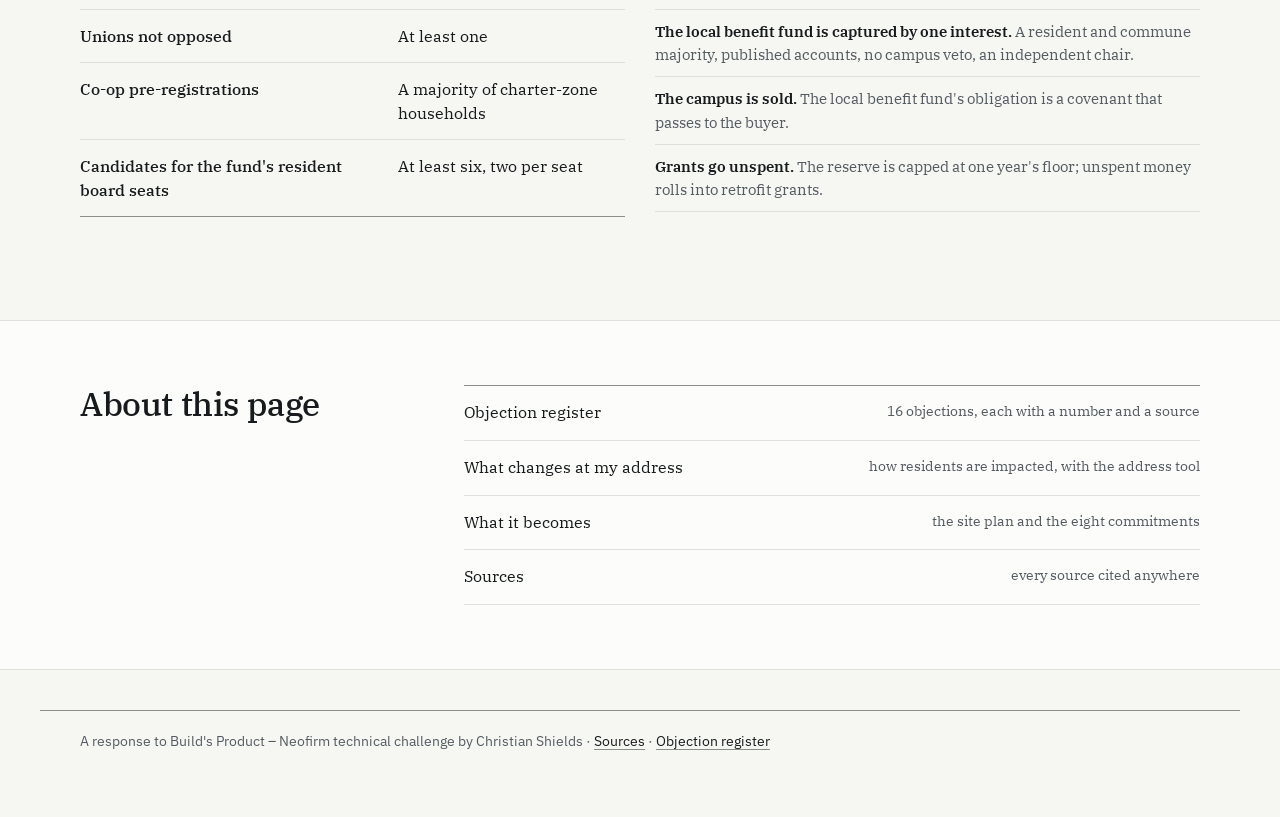
<file: process.html>
<!doctype html>
<html lang="en">
<head>
<meta charset="utf-8">
<meta name="viewport" content="width=device-width, initial-scale=1, viewport-fit=cover">
<title>The process · Les Forges de la Janais</title>
<meta name="description" content="Design the process: four weeks that change the project in response to what residents say, with a gate at the end of each week and a day-28 test that can fail.">
<link rel="preconnect" href="https://fonts.googleapis.com">
<link rel="stylesheet" href="https://fonts.googleapis.com/css2?family=Bricolage+Grotesque:opsz,wght@12..96,400..700&family=IBM+Plex+Sans:wght@400;500;600&family=IBM+Plex+Serif:ital,wght@0,400;0,500;0,600;1,400&display=swap">
<link rel="stylesheet" href="assets/site.css">
</head>
<body>
<header class="top">
  <div class="wrap">
    <a class="brand" href="index.html">Les Forges de la Janais <small>La Janais, Rennes</small></a>
    <nav class="menu" aria-label="Sections">
      <a href="process.html" aria-current="page">Process</a>
      <a href="community-en.html">What the community sees</a>
      <a href="becomes.html">What it becomes</a>
    </nav>
  </div>
</header>

<section class="hero compact">
  <div class="wrap">
    <p class="place"><span class="dot" aria-hidden="true"></span> Design the process · four weeks, six groups, sixteen objections</p>
    <h1>Listen first, show each household what changes, change the project in public, then commit in writing.</h1>
    <p class="lede">The four weeks are for changing the project in response to what residents say, and for showing that it changed. The legal permitting process takes a year or more after that; these four weeks shape the application that goes into it.</p>
    <div class="actions">
      <a class="btn primary" href="#weeks">The four weeks</a>
      <a class="btn" href="community-en.html">How residents are impacted</a>
    </div>
  </div>
</section>

<section class="band surface tight" id="weeks">
  <div class="wrap">
    <div class="weeks">
      <div>
        <div class="n">01</div>
        <h3>Listen before you draw</h3>
        <p>Day 1: publish the case for the project, the commitments as numbers, the site plan, and the draft terms of the local benefit fund and the heat co-op. No pictures yet. The night noise background is measured at the nearest façades. Door to door on the nearest streets, one evening meeting in each commune, and the objection register (every objection and its answer, public online) opens.</p>
        <p class="gate"><strong>Gate, before week 2 starts.</strong> The register is public and every objection has a named person answering it.</p>
      </div>
      <div>
        <div class="n">02</div>
        <h3>Show what changes at your address</h3>
        <p>The address tool goes live. Before-and-after pictures of the view from rue du Manoir and from le Bois Noir are published, and so is the energy plan with its CO₂ figure; the critics are invited to challenge it. Workshops on the charter, the heat tariff, the fund's spending split, the founding of the co-op, the park and the construction route; the energy-lab programme is shown to the school head.</p>
        <p class="gate"><strong>Gate.</strong> At least three objections have changed the project, each change certified by the three mayors (from week 3, by the monitoring committee).</p>
      </div>
      <div>
        <div class="n">03</div>
        <h3>Change the project in public</h3>
        <p>The change log goes public: every change made to the project, who asked for it and what it costs. A revised site plan if the workshops changed anything. The neighbors' charter opens for signature, the 48-hour contact is named, the monitoring committee is set up with residents on it, residents nominate candidates for the fund's board, and co-op pre-registration opens.</p>
        <p class="gate"><strong>Gate.</strong> The charter is open for signature and the committee is set up.</p>
      </div>
      <div>
        <div class="n">04</div>
        <h3>Commit in writing</h3>
        <p>The eight commitments as a signed document, each with how it will be measured, including the €5M seed and the fund's floor as dated obligations; the draft co-op statutes published with them. A final meeting in each commune: the project as it now stands next to the day 1 version. The register, the change log and the commitments go to the national public-debate commission (CNDP), whose independent guarantor, requested in week 1, oversees the consultation that follows once appointed. The legal procedure itself opens when the application is filed with the Préfecture.</p>
        <p class="gate"><strong>Gate.</strong> The day-28 test passes: every objection answered with a source, five certified changes in the change log, no number without a source, a meeting offered to every charter-zone household.</p>
      </div>
    </div>
    <p class="small muted" style="margin-top:14px">Each week in full is <a href="#weekbyweek">below</a>.</p>
  </div>
</section>

<section class="band tight">
  <div class="wrap">
    <h2>Six groups, one line each</h2>
    <p class="intro">Each is owed something specific by day 28: a document, a number or a decision.</p>
    <div class="rows" style="margin-top:24px" role="table" aria-label="The six community groups">
      <div class="h" role="row"><span role="columnheader">Group</span><span role="columnheader">What they fear</span><span role="columnheader">What they are owed by day 28</span></div>
      <div role="row"><span role="cell"><strong>Nearest neighbors</strong> <span class="muted">rue de la Pommerais and the Saint-Jacques streets to the north; le Bois Noir, les Queniaux and la Monnerie to the south; all within 1 km. La Chaîne at 1.4 km</span></span><span role="cell" data-l="Fear">Noise at night, the view, trucks, house value</span><span role="cell" data-l="Owed">A signed charter for every household within 1 km: the noise limit, the park plan with its opening date, the heat price and a founding co-op share</span></div>
      <div role="row"><span role="cell"><strong>Wider residents</strong> <span class="muted">the three communes, about 31,000 people</span></span><span role="cell" data-l="Fear">Water, power, what is in it for us, a foreign owner</span><span role="cell" data-l="Owed">The heat price by zone; the address tool; a vote in the local benefit fund and a share in the heat co-op; the commitments</span></div>
      <div role="row"><span role="cell"><strong>Plant workers and the unions</strong> <span class="muted">CGT, CFE-CGC, CFDT</span></span><span role="cell" data-l="Fear">The end of the factory, land taken from production</span><span role="cell" data-l="Owed">Written confirmation that only the three empty lots are used, not the factory; first places at the training academy</span></div>
      <div role="row"><span role="cell"><strong>Parents and schools</strong> <span class="muted">École Eugène Pottier, about 900 m from the lots</span></span><span role="cell" data-l="Fear">Trucks, air, generator tests, a plant near a school</span><span role="cell" data-l="Owed">Construction route from the south; hours; air monitors at both schools; no diesel farm; the energy-lab programme and the school's first visit date</span></div>
      <div role="row"><span role="cell"><strong>The mayors, Rennes Métropole, the Région</strong></span><span role="cell" data-l="Fear">Being bypassed; a project that fails politically; land take</span><span role="cell" data-l="Owed">A seat on the monitoring committee; local tax published; no farmland taken</span></div>
      <div role="row"><span role="cell"><strong>Organised opponents and press</strong> <span class="muted">Le nuage était sous nos pieds, FNE, Ouest-France</span></span><span role="cell" data-l="Fear">Greenwashing, a gas plant sold as clean, four weeks of theatre</span><span role="cell" data-l="Owed">The CO₂ figure stated plainly; dated steps for switching fuel; every number with a source</span></div>
    </div>
  </div>
</section>

<section class="band surface tight">
  <div class="wrap split">
    <div>
      <h2>The day-28 test</h2>
      <p class="intro">It can fail. If it fails, the application is not filed until it passes.</p>
    </div>
    <div class="box">
      <h3>By the end of week four</h3>
      <ol>
        <li>Every objection in the register has a published answer with a source.</li>
        <li>The change log has at least five entries: changes made to the project because of what residents said, each with who asked for it, each certified by the three mayors or, from week 3, the monitoring committee.</li>
        <li>No published number is without a source.</li>
        <li>Every household in the charter zone has been offered a meeting.</li>
      </ol>
      <p class="then">The team does the work behind all four, and the mayors or the monitoring committee certify the changes, so the test can fail. What the team can only influence, such as how many households it actually met, how many sign the charter, and whether ten uninvolved residents can find in two minutes what changes at their address and name one change made because of what people said, is listed in the metrics below as targets, not as the test.</p>
    </div>
  </div>
</section>

<section class="band" id="weekbyweek">
  <div class="wrap">
    <h2>Week by week</h2>
    <p class="intro">What happens, who is in the room, and what has to be true before the next week starts.</p>
    <div class="two" style="margin-top:32px">
      <div>
        <h3><span class="n">01</span>Listen before you draw</h3>
        <ul class="plain">
          <li><strong>Day 1.</strong> Publish the case for the project, the eight commitments as numbers, the site plan, and the draft terms of the local benefit fund and the heat co-op. No pictures yet. Measure the night noise background at the nearest façades.</li>
          <li>Door to door in the charter zone: every household on the nearest streets, within about 1 km of the lots. One evening meeting per commune.</li>
          <li>Open the objection register online, sixteen objections to start; residents can add their own. Ask the CNDP for an independent guarantor; the appointment takes longer than four weeks.</li>
          <li>Private meetings: the three mayors, Rennes Métropole, the union delegates, the school head, France Nature Environnement (FNE).</li>
          <li><strong>Gate.</strong> The register is public and every objection has a named person answering it.</li>
        </ul>
      </div>
      <div>
        <h3><span class="n">02</span>Show what changes at your address</h3>
        <ul class="plain">
          <li>Launch the address tool: distance, visibility, night noise, construction route, heat phase and saving.</li>
          <li>Publish the before-and-after pictures of the view from rue du Manoir and from le Bois Noir.</li>
          <li>Publish the energy plan with the CO₂ figure and the dated steps for switching fuel; invite FNE and the local opposition group to challenge it.</li>
          <li>Workshops: the neighbors' charter with draft text on the table, the heat tariff, the fund's spending split, the founding of the co-op, the park (what it holds and its name), the construction route. The energy-lab programme is shown to the school head.</li>
          <li><strong>Gate.</strong> At least three objections changed the project, recorded in the change log and each certified by the three mayors (from week 3, by the monitoring committee).</li>
        </ul>
      </div>
      <div>
        <h3><span class="n">03</span>Change the project in public</h3>
        <ul class="plain">
          <li>Publish the change log: every change made, who asked for it, what it costs.</li>
          <li>Revised site plan if the workshops changed anything: where the power station sits, how high the noise barriers are, the planted lot.</li>
          <li>Open the neighbors' charter for signature; name the 48-hour contact. Residents nominate candidates for the fund's board; co-op pre-registration opens.</li>
          <li>Set up the monitoring committee: who sits on it, the residents' seat, when it meets, what it can stop.</li>
          <li><strong>Gate.</strong> The charter is open for signature and the committee is set up.</li>
        </ul>
      </div>
      <div>
        <h3><span class="n">04</span>Commit in writing</h3>
        <ul class="plain">
          <li>Publish the eight commitments as a signed document, each with how it will be measured; the €5M seed and the fund's floor are dated obligations in it; the draft co-op statutes are published alongside.</li>
          <li>Final public meeting in each commune: the project as it now stands, side by side with day 1.</li>
          <li>Hand the register, the change log and the commitments to the CNDP for the independent guarantor, who oversees the consultation that follows once appointed; the legal procedure opens when the application is filed with the Préfecture.</li>
          <li><strong>Gate.</strong> The day-28 test passes: every objection answered with a source, five certified changes in the change log, no number without a source, a meeting offered to every charter-zone household.</li>
        </ul>
      </div>
    </div>
  </div>
</section>

<section class="band surface">
  <div class="wrap split">
    <div>
      <h2>Who decides, and when</h2>
      <p class="intro">The four weeks come before a legal procedure that takes a year or more. Each of these bodies is contacted in week one.</p>
    </div>
    <div class="tablewrap">
      <table class="data">
        <thead><tr><th>Body</th><th>Role</th><th>Timing</th></tr></thead>
        <tbody>
          <tr><td>CNDP, the national public-debate commission</td><td>Runs the public debate for industrial projects above €600M. Whether a data center counts as "industrial equipment" is open to interpretation; an independent guarantor is requested anyway.</td><td>Before any permit; 4 to 6 months</td></tr>
          <tr><td>Préfecture and DREAL, the State's environmental office</td><td>The environmental permit for a combustion plant of 50 MW thermal or more (the ICPE regime), with a public inquiry</td><td>9 to 12 months after a complete application</td></tr>
          <tr><td>MRAe, the regional environmental authority</td><td>A formal opinion on the environmental assessment</td><td>While the permit is examined</td></tr>
          <tr><td>Rennes Métropole</td><td>Zoning (the lots are zoned industrial), the building permit, the heat network contract, and Bâtiment 78 for the lab and the community room</td><td>In parallel</td></tr>
          <tr><td>Ministry for energy (DGEC)</td><td>The authorisation to operate an electricity-generating plant under the Code de l'énergie, which must fit the national energy plan (PPE)</td><td>Before commissioning</td></tr>
          <tr><td>RTE, the grid operator</td><td>A 90 kV connection used only to export; the contract sets import at zero</td><td>Study, 6 to 12 months</td></tr>
          <tr><td>GRTgaz, the gas network</td><td>Gas supply for the station</td><td>Study, in parallel</td></tr>
          <tr><td>DGAC and SNIA, civil aviation</td><td>The airport height limit, 45 m above the reference level; the 25 m stacks are to be confirmed by a dispersion study and may conflict with the cap</td><td>Consulted on the permit</td></tr>
        </tbody>
      </table>
      <p class="src">Sources: décret 2021-1000 (CNDP thresholds); code de l'environnement, nomenclature ICPE; Rennes Métropole PLUi, règlement of 17 September 2026; LFRN servitude plan, December 2021. Full list on the <a href="sources.html">sources page</a>.</p>
    </div>
  </div>
</section>

<section class="band">
  <div class="wrap two">
    <div>
      <h2>Metrics</h2>
      <p class="intro">Counted on day 28 and published with the commitments.</p>
      <table class="data" style="margin-top:24px">
        <thead><tr><th>Targets we control (the day-28 test)</th><th>Target</th></tr></thead>
        <tbody>
          <tr><td>Charter-zone households offered a meeting</td><td>100%</td></tr>
          <tr><td>Objections with a published answer</td><td>100%</td></tr>
          <tr><td>Changes certified by the mayors or the committee</td><td>5 or more</td></tr>
          
          <tr><td>Published numbers without a source</td><td>0</td></tr>
          <tr><th colspan="2" style="padding-top:22px">Targets we influence</th></tr>
          <tr><td>Charter-zone households met in person</td><td>100%</td></tr>
          <tr><td>Uninvolved residents who pass the two-minute test</td><td>Ten of ten</td></tr>
          
          <tr><td>Charter signatures</td><td>A majority of charter-zone households</td></tr>
          <tr><td>Mayors publicly supportive</td><td>Two of three</td></tr>
          <tr><td>Unions not opposed</td><td>At least one</td></tr>
          <tr><td>Co-op pre-registrations</td><td>A majority of charter-zone households</td></tr>
          <tr><td>Candidates for the fund's resident board seats</td><td>At least six, two per seat</td></tr>
        </tbody>
      </table>
    </div>
    <div>
      <h2>Risks</h2>
      <p class="intro">What could go wrong, and what happens then.</p>
      <ul class="plain" style="margin-top:24px">
        <li><strong>The ZAC's developer does not sell AC 0705, or the factory's owner does not release the park lot.</strong> Everything built stands on AC 0705, a plot in the public ZAC La Janais, so Rennes Métropole and its developer are a dependency from day 1; the park depends on the factory's owner. There is no fallback that keeps every commitment. If either says no, the land commitment is reopened in public, in the register, that week.</li>
        <li><strong>The grid cannot take the surplus at the local substation.</strong> Less is exported. The zero-import commitment is unaffected.</li>
        <li><strong>The CO₂ figure will dominate the debate.</strong> State it on day 1, publish the dates by which the fuel switches to biomethane, and do not promise hydrogen.</li>
        <li><strong>It is unclear whether the public-debate commission has to be involved.</strong> Ask it for an independent guarantor in week one anyway.</li>
        <li><strong>People will say four weeks is theatre.</strong> The change log is the answer: it lists what changed because of residents. If nothing changed, say so and why.</li>
        <li><strong>At €1.1B to €1.3B of capital cost the mandatory referral may apply.</strong> If it does, the commission will order a full public debate; the four weeks are then the groundwork for it, not a substitute.</li>
        <li><strong>People will say the local benefit fund is a bribe.</strong> Answer it plainly: it is paid whether or not anyone supports the project, residents and the communes, six of the board's eight seats, decide what it funds, the campus has no veto, and the accounts are published.</li>
        <li><strong>The local benefit fund is captured by one interest.</strong> A resident and commune majority, published accounts, no campus veto, an independent chair.</li>
        <li><strong>The campus is sold.</strong> The local benefit fund's obligation is a covenant that passes to the buyer.</li>
        <li><strong>Grants go unspent.</strong> The reserve is capped at one year's floor; unspent money rolls into retrofit grants.</li>
      </ul>
    </div>
  </div>
</section>

<section class="band surface tight">
  <div class="wrap split">
    <div><h2>About this page</h2></div>
    <div class="links">
      <a href="register.html"><span>Objection register</span><span>16 objections, each with a number and a source</span></a>
      <a href="community-en.html"><span>What changes at my address</span><span>how residents are impacted, with the address tool</span></a>
      <a href="becomes.html"><span>What it becomes</span><span>the site plan and the eight commitments</span></a>
      <a href="sources.html"><span>Sources</span><span>every source cited anywhere</span></a>
    </div>
  </div>
</section>

<footer>
  <div class="wrap">
    <p>A response to Build's Product – Neofirm technical challenge by Christian Shields · <a href="sources.html">Sources</a> · <a href="register.html">Objection register</a></p>
  </div>
</footer>
</body>
</html>
</file>
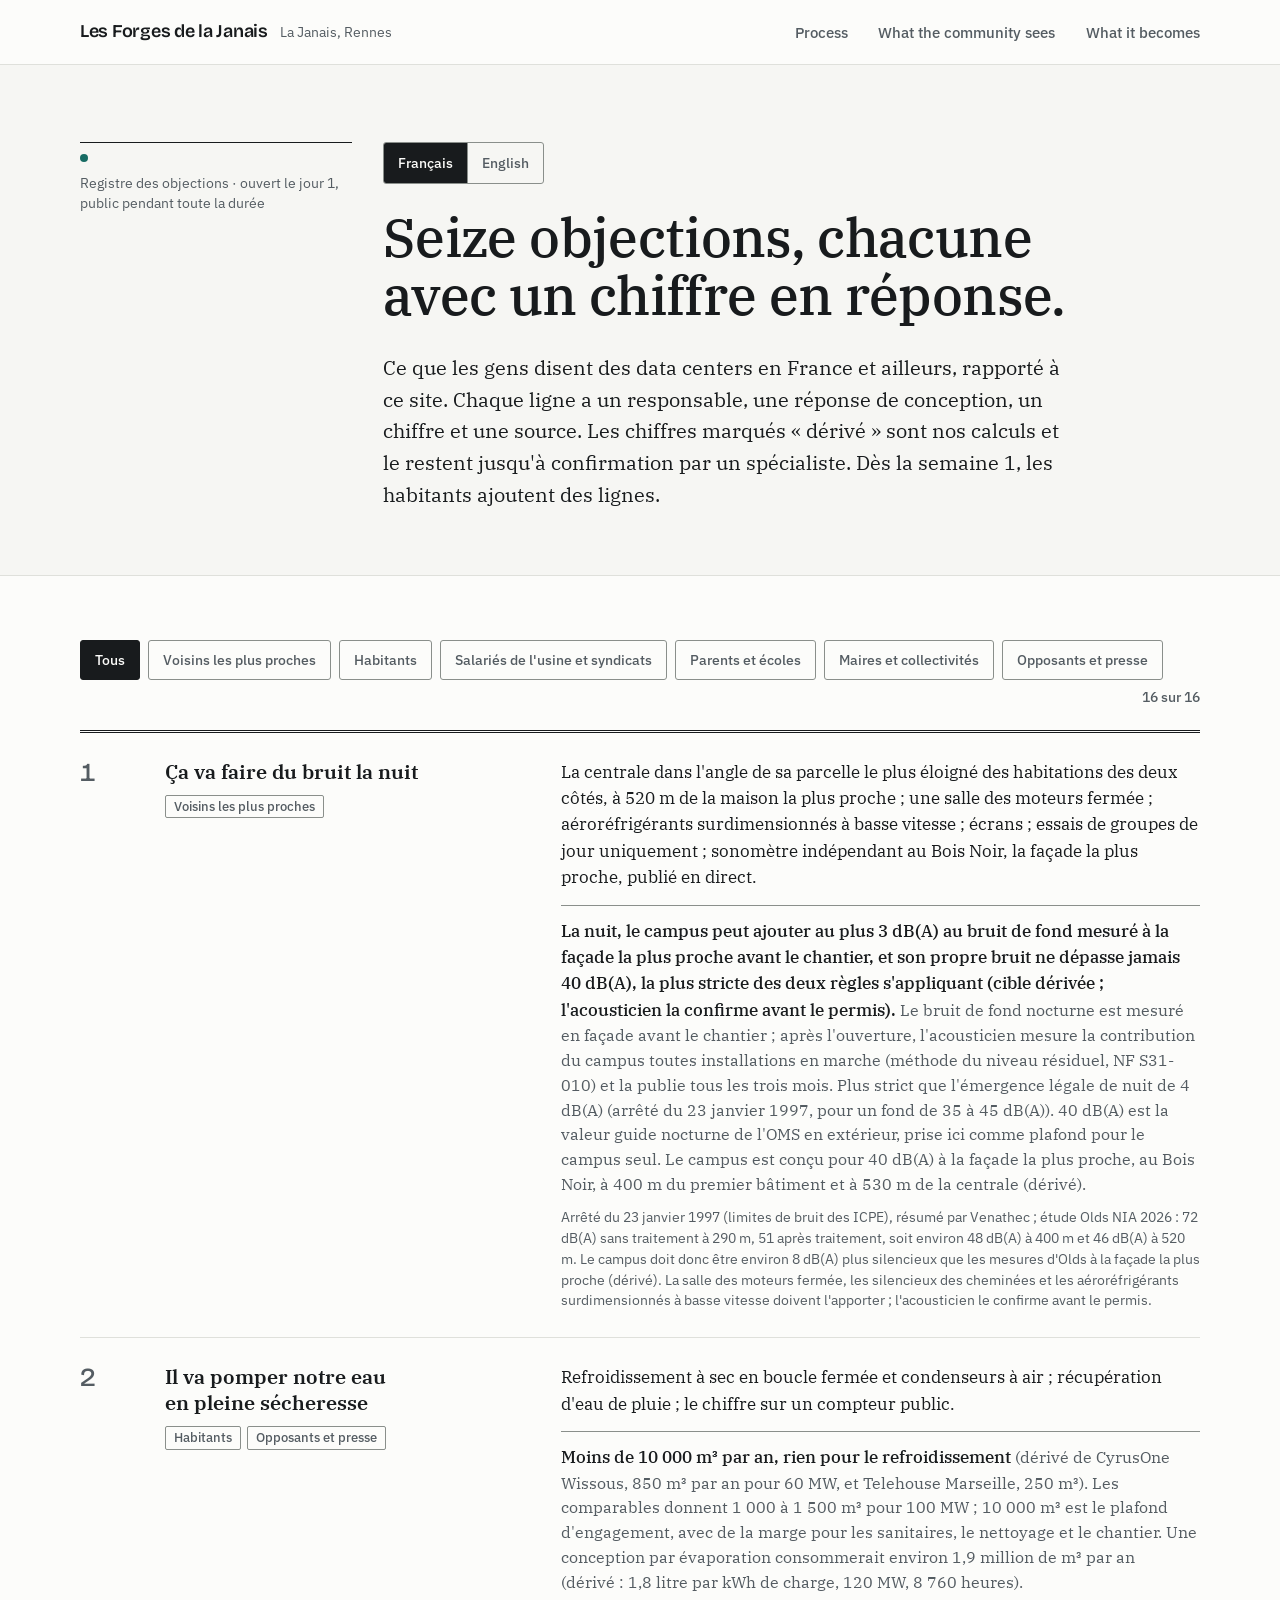
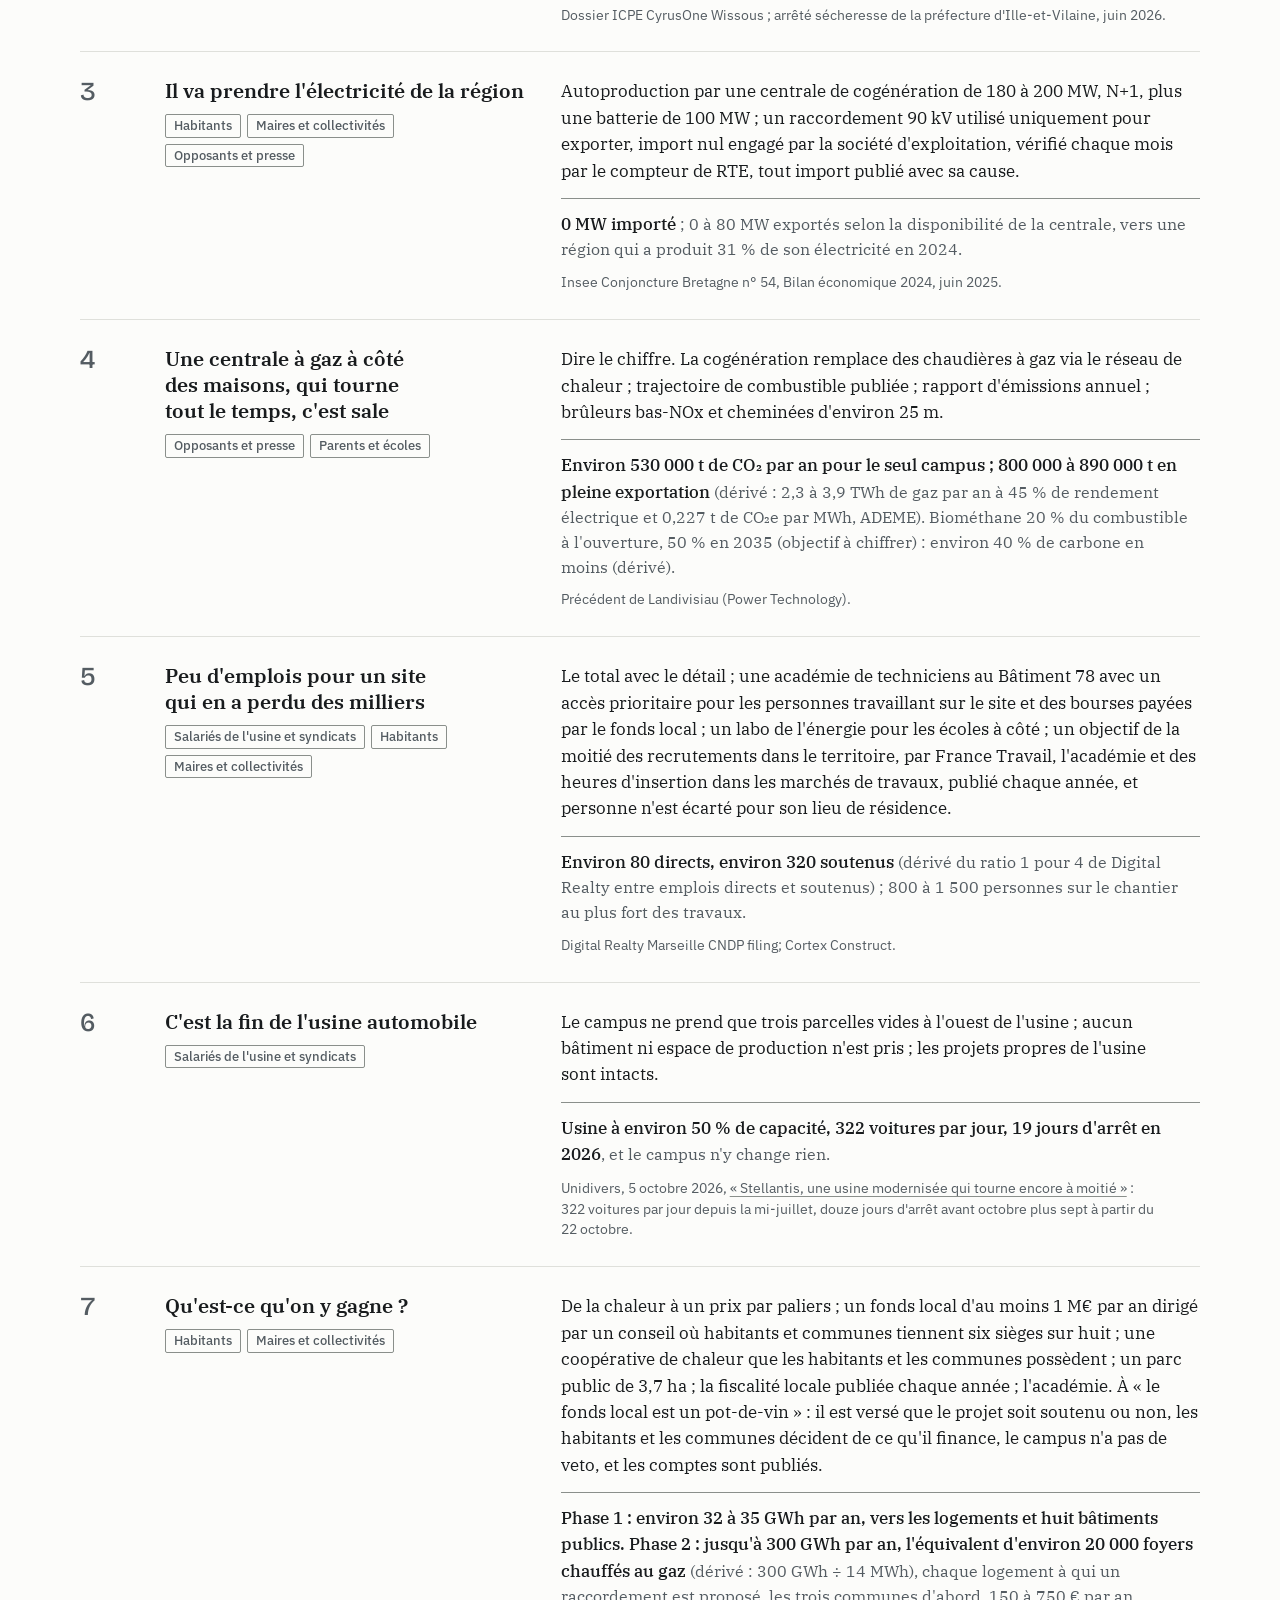
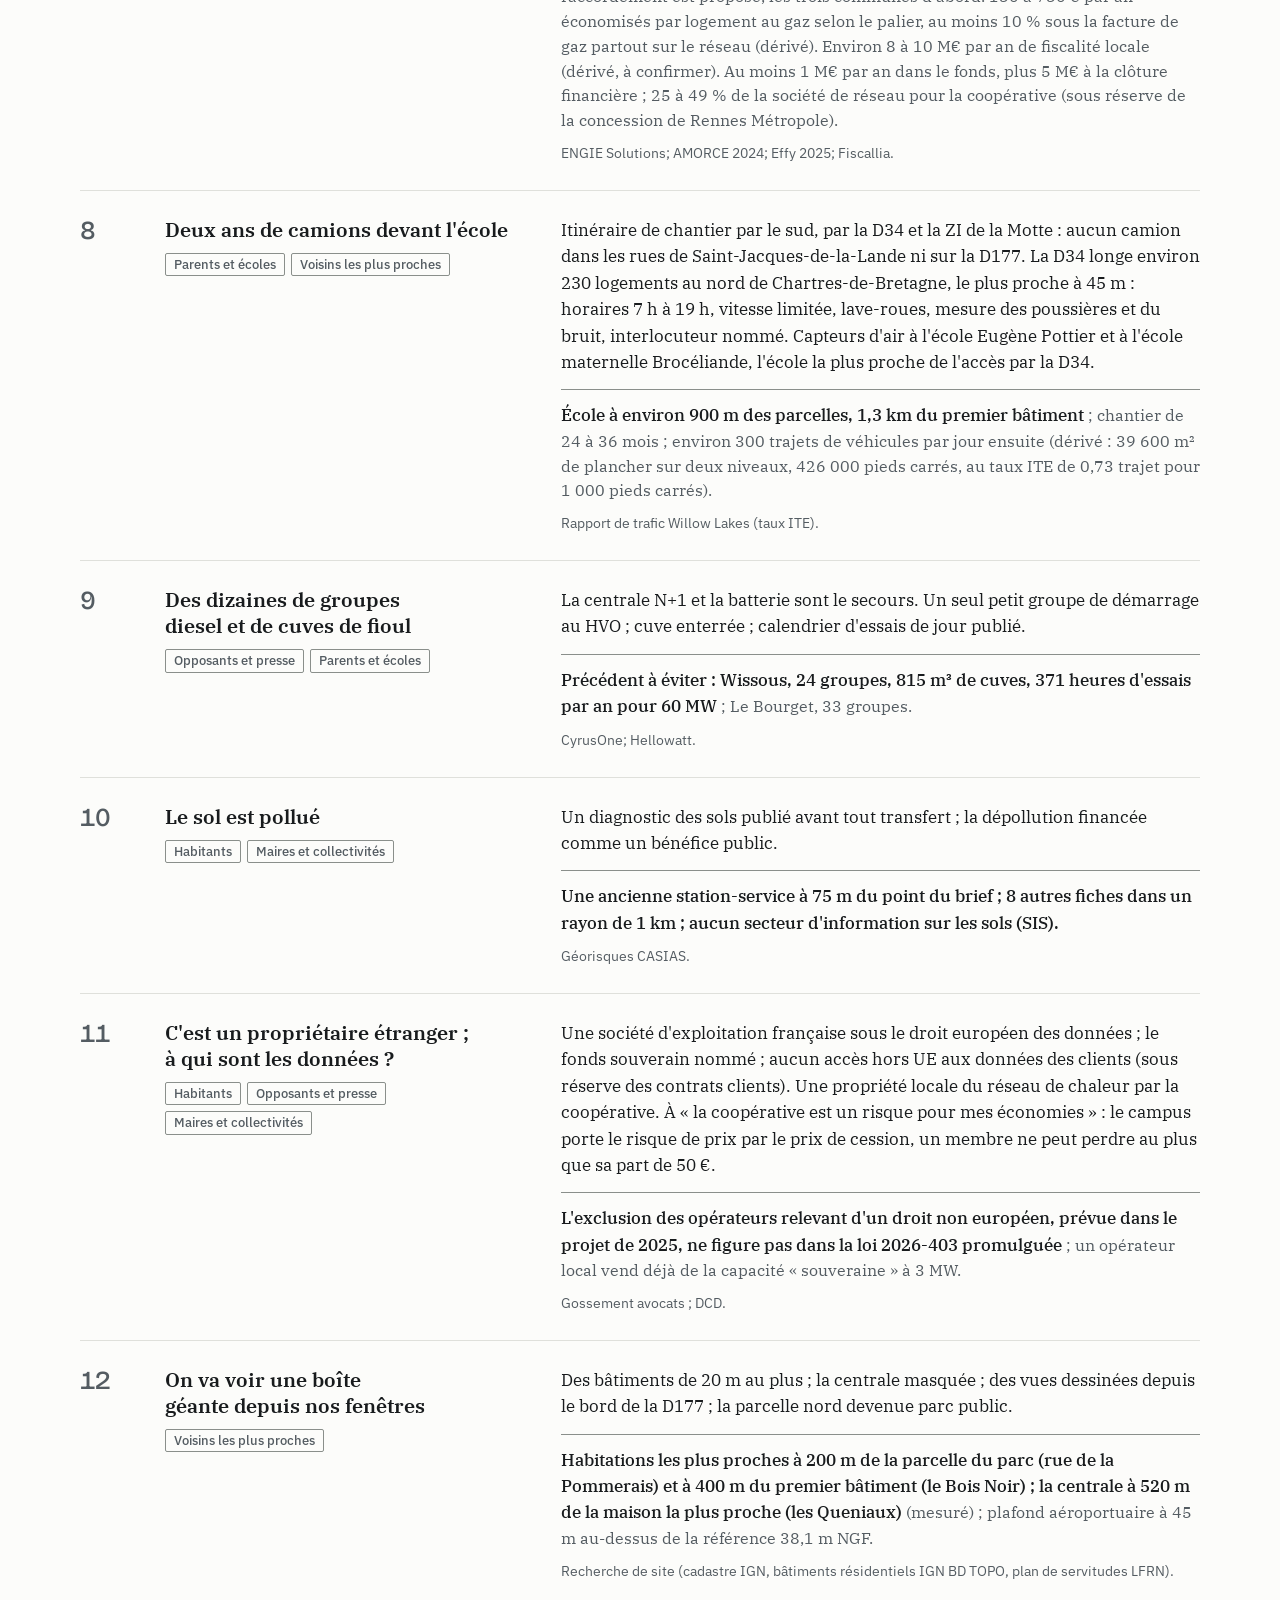
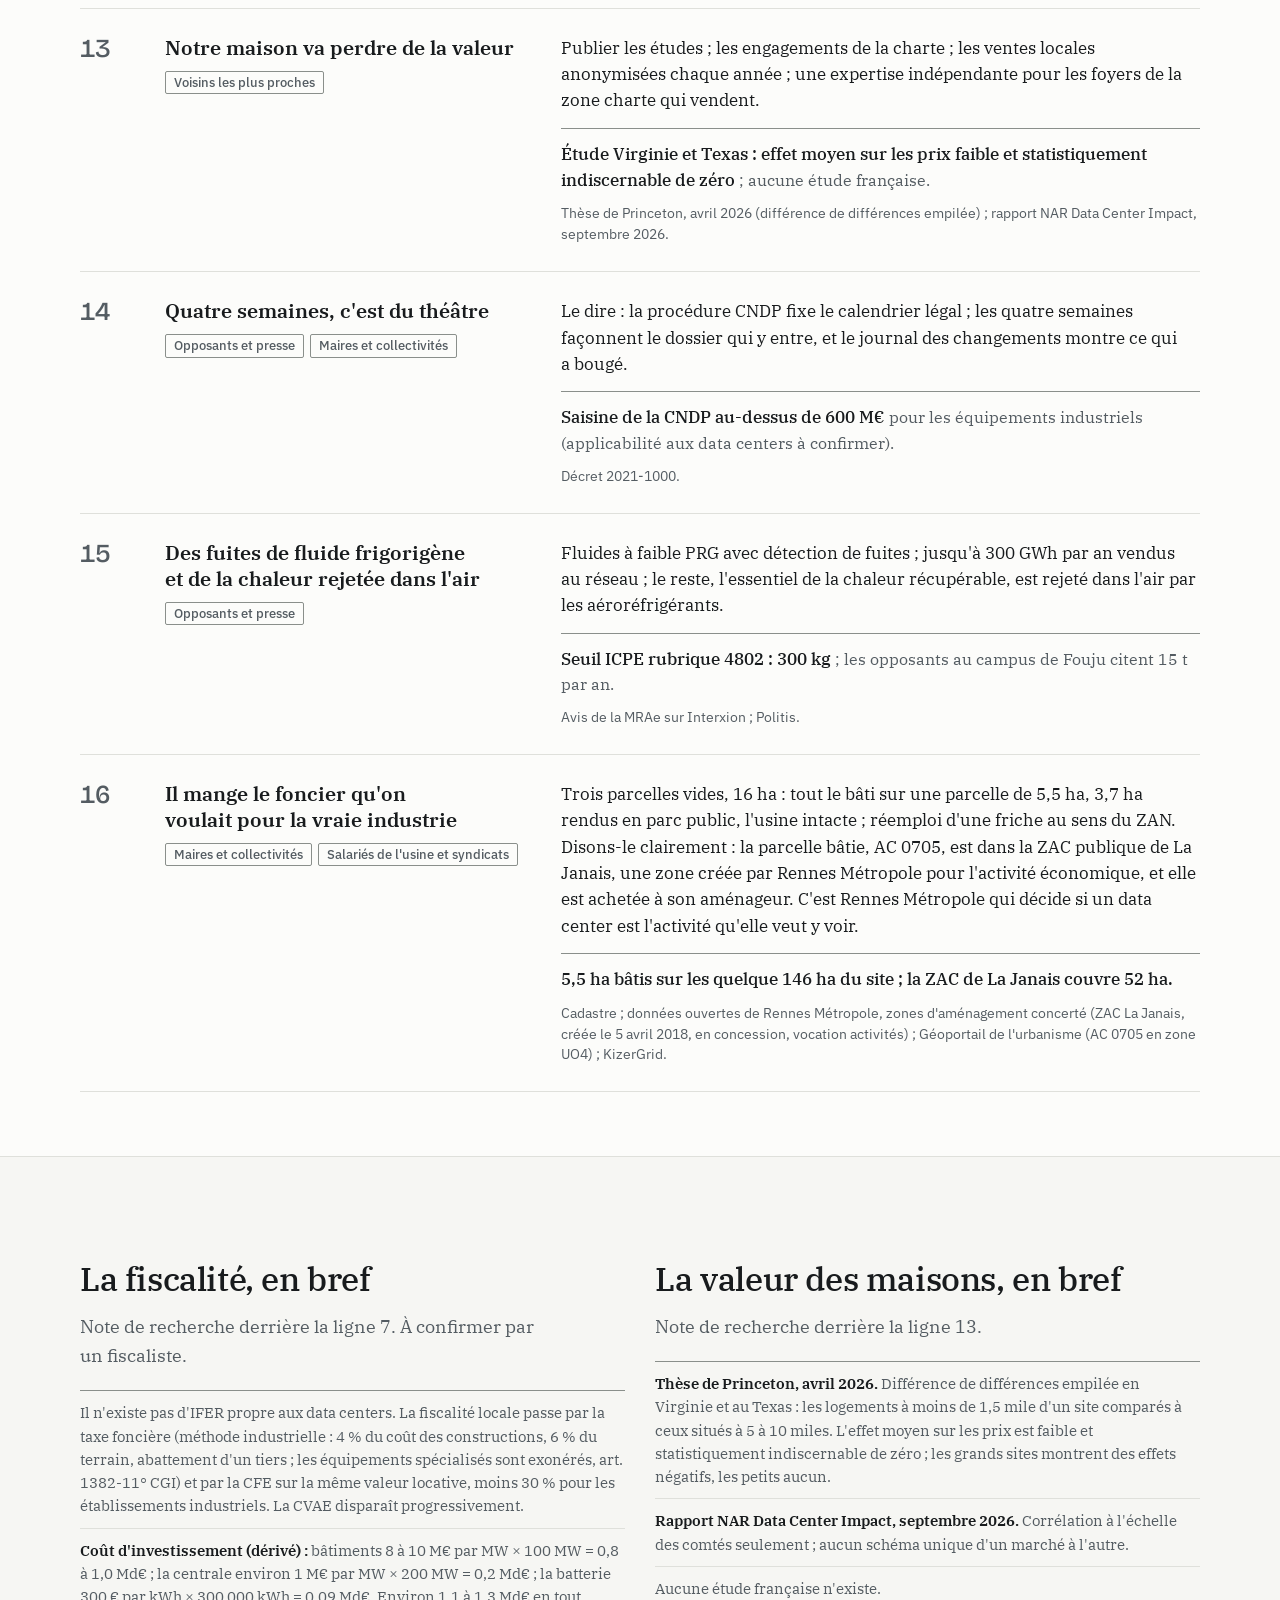
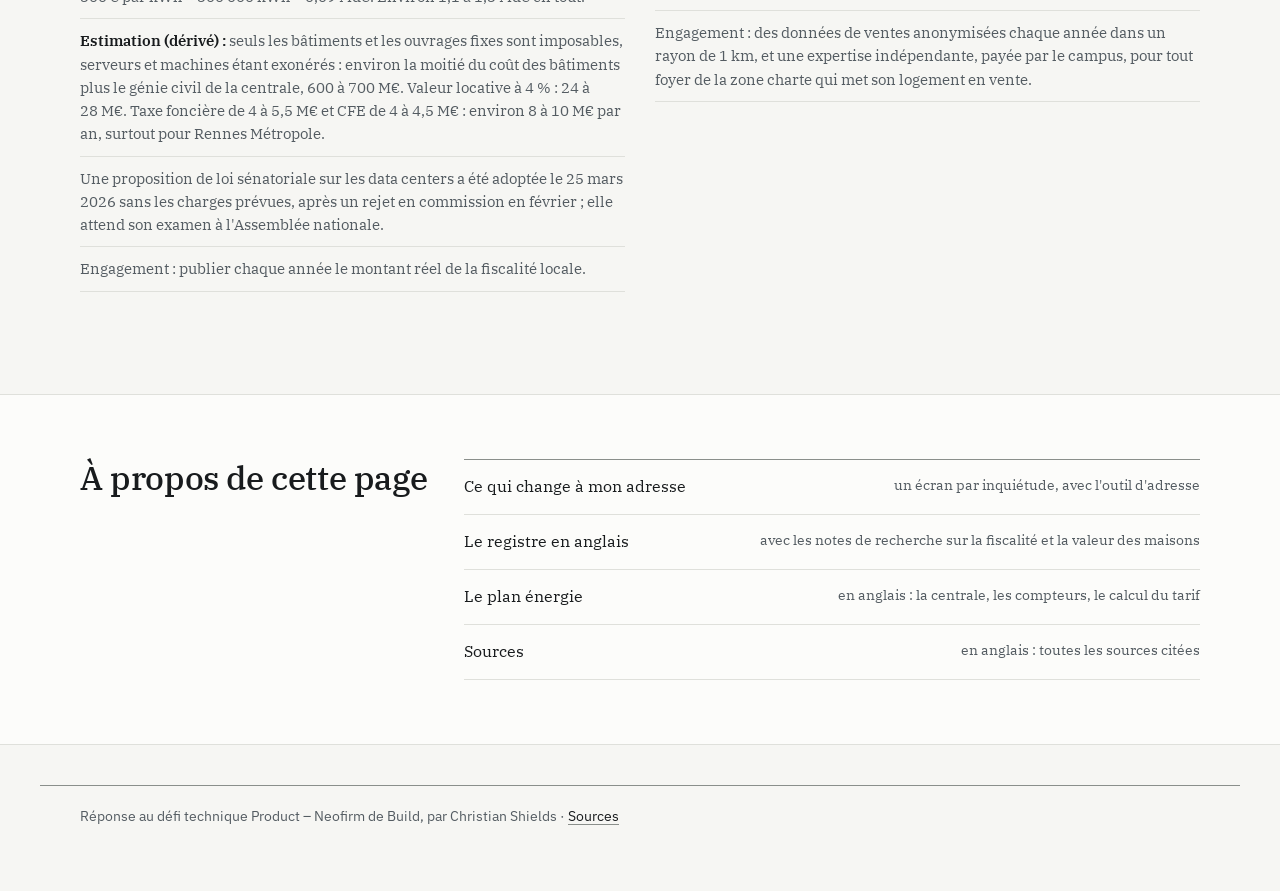
<file: register-fr.html>
<!doctype html>
<html lang="fr">
<head>
<meta charset="utf-8">
<meta name="viewport" content="width=device-width, initial-scale=1, viewport-fit=cover">
<title>Registre des objections · Les Forges de la Janais</title>
<meta name="description" content="Seize objections au campus, chacune avec qui la soulève, la réponse de conception, le chiffre et la source. Filtrable par groupe.">
<link rel="preconnect" href="https://fonts.googleapis.com">
<link rel="stylesheet" href="https://fonts.googleapis.com/css2?family=Bricolage+Grotesque:opsz,wght@12..96,400..700&family=IBM+Plex+Sans:wght@400;500;600&family=IBM+Plex+Serif:ital,wght@0,400;0,500;0,600;1,400&display=swap">
<link rel="stylesheet" href="assets/site.css">
</head>
<body>
<header class="top">
  <div class="wrap">
    <a class="brand" href="index.html">Les Forges de la Janais <small>La Janais, Rennes</small></a>
    <nav class="menu" aria-label="Sections">
      <a href="process.html">Process</a>
      <a href="community-en.html">What the community sees</a>
      <a href="becomes.html">What it becomes</a>
    </nav>
  </div>
</header>

<section class="hero compact">
  <div class="wrap">
    <nav class="lang" aria-label="Langue"><a href="register-fr.html" aria-current="page" lang="fr">Français</a><a href="register.html" lang="en" hreflang="en">English</a></nav>
    <p class="place"><span class="dot" aria-hidden="true"></span> Registre des objections · ouvert le jour 1, public pendant toute la durée</p>
    <h1>Seize objections, chacune avec un chiffre en réponse.</h1>
    <p class="lede">Ce que les gens disent des data centers en France et ailleurs, rapporté à ce site. Chaque ligne a un responsable, une réponse de conception, un chiffre et une source. Les chiffres marqués «&nbsp;dérivé&nbsp;» sont nos calculs et le restent jusqu'à confirmation par un spécialiste. Dès la semaine 1, les habitants ajoutent des lignes.</p>
  </div>
</section>

<section class="band surface tight">
  <div class="wrap">
    <div class="filters" role="group" aria-label="Filtrer par qui la soulève">
      <button type="button" data-g="all" aria-pressed="true">Tous</button>
      <button type="button" data-g="neighbours" aria-pressed="false">Voisins les plus proches</button>
      <button type="button" data-g="residents" aria-pressed="false">Habitants</button>
      <button type="button" data-g="workers" aria-pressed="false">Salariés de l'usine et syndicats</button>
      <button type="button" data-g="parents" aria-pressed="false">Parents et écoles</button>
      <button type="button" data-g="elus" aria-pressed="false">Maires et collectivités</button>
      <button type="button" data-g="opponents" aria-pressed="false">Opposants et presse</button>
      <span class="count" id="count" aria-live="polite">16 sur 16</span>
    </div>

    <div class="reg" id="reg">
      <article id="o1" data-g="neighbours"><div class="n">1</div><div><h3>Ça va faire du bruit la nuit</h3><div class="who"><span>Voisins les plus proches</span></div></div><div><p class="ans">La centrale dans l'angle de sa parcelle le plus éloigné des habitations des deux côtés, à 520 m de la maison la plus proche&nbsp;; une salle des moteurs fermée&nbsp;; aéroréfrigérants surdimensionnés à basse vitesse&nbsp;; écrans&nbsp;; essais de groupes de jour uniquement&nbsp;; sonomètre indépendant au Bois Noir, la façade la plus proche, publié en direct.</p><p class="num"><strong>La nuit, le campus peut ajouter au plus 3 dB(A) au bruit de fond mesuré à la façade la plus proche avant le chantier, et son propre bruit ne dépasse jamais 40 dB(A), la plus stricte des deux règles s'appliquant (cible dérivée&nbsp;; l'acousticien la confirme avant le permis).</strong> Le bruit de fond nocturne est mesuré en façade avant le chantier&nbsp;; après l'ouverture, l'acousticien mesure la contribution du campus toutes installations en marche (méthode du niveau résiduel, NF S31-010) et la publie tous les trois mois. Plus strict que l'émergence légale de nuit de 4 dB(A) (arrêté du 23 janvier 1997, pour un fond de 35 à 45 dB(A)). 40 dB(A) est la valeur guide nocturne de l'OMS en extérieur, prise ici comme plafond pour le campus seul. Le campus est conçu pour 40 dB(A) à la façade la plus proche, au Bois Noir, à 400 m du premier bâtiment et à 530 m de la centrale (dérivé).</p><p class="src">Arrêté du 23 janvier 1997 (limites de bruit des ICPE), résumé par Venathec&nbsp;; étude Olds NIA 2026&nbsp;: 72 dB(A) sans traitement à 290 m, 51 après traitement, soit environ 48 dB(A) à 400 m et 46 dB(A) à 520 m. Le campus doit donc être environ 8 dB(A) plus silencieux que les mesures d'Olds à la façade la plus proche (dérivé). La salle des moteurs fermée, les silencieux des cheminées et les aéroréfrigérants surdimensionnés à basse vitesse doivent l'apporter&nbsp;; l'acousticien le confirme avant le permis.</p></div></article>
      <article id="o2" data-g="residents opponents"><div class="n">2</div><div><h3>Il va pomper notre eau en pleine sécheresse</h3><div class="who"><span>Habitants</span><span>Opposants et presse</span></div></div><div><p class="ans">Refroidissement à sec en boucle fermée et condenseurs à air&nbsp;; récupération d'eau de pluie&nbsp;; le chiffre sur un compteur public.</p><p class="num"><strong>Moins de 10&nbsp;000 m³ par an, rien pour le refroidissement</strong> (dérivé de CyrusOne Wissous, 850 m³ par an pour 60 MW, et Telehouse Marseille, 250 m³). Les comparables donnent 1&nbsp;000 à 1&nbsp;500 m³ pour 100 MW&nbsp;; 10&nbsp;000 m³ est le plafond d'engagement, avec de la marge pour les sanitaires, le nettoyage et le chantier. Une conception par évaporation consommerait environ 1,9 million de m³ par an (dérivé&nbsp;: 1,8 litre par kWh de charge, 120 MW, 8&nbsp;760 heures).</p><p class="src">Dossier ICPE CyrusOne Wissous&nbsp;; arrêté sécheresse de la préfecture d'Ille-et-Vilaine, juin 2026.</p></div></article>
      <article id="o3" data-g="residents elus opponents"><div class="n">3</div><div><h3>Il va prendre l'électricité de la région</h3><div class="who"><span>Habitants</span><span>Maires et collectivités</span><span>Opposants et presse</span></div></div><div><p class="ans">Autoproduction par une centrale de cogénération de 180 à 200 MW, N+1, plus une batterie de 100 MW&nbsp;; un raccordement 90 kV utilisé uniquement pour exporter, import nul engagé par la société d'exploitation, vérifié chaque mois par le compteur de RTE, tout import publié avec sa cause.</p><p class="num"><strong>0 MW importé</strong>&nbsp;; 0 à 80 MW exportés selon la disponibilité de la centrale, vers une région qui a produit 31&nbsp;% de son électricité en 2024.</p><p class="src">Insee Conjoncture Bretagne n° 54, Bilan économique 2024, juin 2025.</p></div></article>
      <article id="o4" data-g="opponents parents"><div class="n">4</div><div><h3>Une centrale à gaz à côté des maisons, qui tourne tout le temps, c'est sale</h3><div class="who"><span>Opposants et presse</span><span>Parents et écoles</span></div></div><div><p class="ans">Dire le chiffre. La cogénération remplace des chaudières à gaz via le réseau de chaleur&nbsp;; trajectoire de combustible publiée&nbsp;; rapport d'émissions annuel&nbsp;; brûleurs bas-NOx et cheminées d'environ 25 m.</p><p class="num"><strong>Environ 530&nbsp;000 t de CO₂ par an pour le seul campus&nbsp;; 800&nbsp;000 à 890&nbsp;000 t en pleine exportation</strong> (dérivé&nbsp;: 2,3 à 3,9 TWh de gaz par an à 45&nbsp;% de rendement électrique et 0,227 t de CO₂e par MWh, ADEME). Biométhane 20&nbsp;% du combustible à l'ouverture, 50&nbsp;% en 2035 (objectif à chiffrer)&nbsp;: environ 40&nbsp;% de carbone en moins (dérivé).</p><p class="src">Précédent de Landivisiau (Power Technology).</p></div></article>
      <article id="o5" data-g="workers residents elus"><div class="n">5</div><div><h3>Peu d'emplois pour un site qui en a perdu des milliers</h3><div class="who"><span>Salariés de l'usine et syndicats</span><span>Habitants</span><span>Maires et collectivités</span></div></div><div><p class="ans">Le total avec le détail&nbsp;; une académie de techniciens au Bâtiment 78 avec un accès prioritaire pour les personnes travaillant sur le site et des bourses payées par le fonds local&nbsp;; un labo de l'énergie pour les écoles à côté&nbsp;; un objectif de la moitié des recrutements dans le territoire, par France Travail, l'académie et des heures d'insertion dans les marchés de travaux, publié chaque année, et personne n'est écarté pour son lieu de résidence.</p><p class="num"><strong>Environ 80 directs, environ 320 soutenus</strong> (dérivé du ratio 1 pour 4 de Digital Realty entre emplois directs et soutenus)&nbsp;; 800 à 1&nbsp;500 personnes sur le chantier au plus fort des travaux.</p><p class="src">Digital Realty Marseille CNDP filing; Cortex Construct.</p></div></article>
      <article id="o6" data-g="workers"><div class="n">6</div><div><h3>C'est la fin de l'usine automobile</h3><div class="who"><span>Salariés de l'usine et syndicats</span></div></div><div><p class="ans">Le campus ne prend que trois parcelles vides à l'ouest de l'usine&nbsp;; aucun bâtiment ni espace de production n'est pris&nbsp;; les projets propres de l'usine sont intacts.</p><p class="num"><strong>Usine à environ 50&nbsp;% de capacité, 322 voitures par jour, 19 jours d'arrêt en 2026</strong>, et le campus n'y change rien.</p><p class="src">Unidivers, 5 octobre 2026, <a href="https://unidivers.fr/rennes-stellantis-usine/">«&nbsp;Stellantis, une usine modernisée qui tourne encore à moitié&nbsp;»</a>&nbsp;: 322 voitures par jour depuis la mi-juillet, douze jours d'arrêt avant octobre plus sept à partir du 22 octobre.</p></div></article>
      <article id="o7" data-g="residents elus"><div class="n">7</div><div><h3>Qu'est-ce qu'on y gagne&nbsp;?</h3><div class="who"><span>Habitants</span><span>Maires et collectivités</span></div></div><div><p class="ans">De la chaleur à un prix par paliers&nbsp;; un fonds local d'au moins 1&nbsp;M€ par an dirigé par un conseil où habitants et communes tiennent six sièges sur huit&nbsp;; une coopérative de chaleur que les habitants et les communes possèdent&nbsp;; un parc public de 3,7 ha&nbsp;; la fiscalité locale publiée chaque année&nbsp;; l'académie. À «&nbsp;le fonds local est un pot-de-vin&nbsp;»&nbsp;: il est versé que le projet soit soutenu ou non, les habitants et les communes décident de ce qu'il finance, le campus n'a pas de veto, et les comptes sont publiés.</p><p class="num"><strong>Phase 1&nbsp;: environ 32 à 35 GWh par an, vers les logements et huit bâtiments publics. Phase 2&nbsp;: jusqu'à 300 GWh par an, l'équivalent d'environ 20&nbsp;000 foyers chauffés au gaz</strong> (dérivé&nbsp;: 300 GWh ÷ 14 MWh), chaque logement à qui un raccordement est proposé, les trois communes d'abord. 150 à 750&nbsp;€ par an économisés par logement au gaz selon le palier, au moins 10&nbsp;% sous la facture de gaz partout sur le réseau (dérivé). Environ 8 à 10 M€ par an de fiscalité locale (dérivé, à confirmer). Au moins 1&nbsp;M€ par an dans le fonds, plus 5&nbsp;M€ à la clôture financière&nbsp;; 25 à 49&nbsp;% de la société de réseau pour la coopérative (sous réserve de la concession de Rennes Métropole).</p><p class="src">ENGIE Solutions; AMORCE 2024; Effy 2025; Fiscallia.</p></div></article>
      <article id="o8" data-g="parents neighbours"><div class="n">8</div><div><h3>Deux ans de camions devant l'école</h3><div class="who"><span>Parents et écoles</span><span>Voisins les plus proches</span></div></div><div><p class="ans">Itinéraire de chantier par le sud, par la D34 et la ZI de la Motte&nbsp;: aucun camion dans les rues de Saint-Jacques-de-la-Lande ni sur la D177. La D34 longe environ 230 logements au nord de Chartres-de-Bretagne, le plus proche à 45 m&nbsp;: horaires 7 h à 19 h, vitesse limitée, lave-roues, mesure des poussières et du bruit, interlocuteur nommé. Capteurs d'air à l'école Eugène Pottier et à l'école maternelle Brocéliande, l'école la plus proche de l'accès par la D34.</p><p class="num"><strong>École à environ 900 m des parcelles, 1,3 km du premier bâtiment</strong>&nbsp;; chantier de 24 à 36 mois&nbsp;; environ 300 trajets de véhicules par jour ensuite (dérivé&nbsp;: 39&nbsp;600 m² de plancher sur deux niveaux, 426&nbsp;000 pieds carrés, au taux ITE de 0,73 trajet pour 1&nbsp;000 pieds carrés).</p><p class="src">Rapport de trafic Willow Lakes (taux ITE).</p></div></article>
      <article id="o9" data-g="opponents parents"><div class="n">9</div><div><h3>Des dizaines de groupes diesel et de cuves de fioul</h3><div class="who"><span>Opposants et presse</span><span>Parents et écoles</span></div></div><div><p class="ans">La centrale N+1 et la batterie sont le secours. Un seul petit groupe de démarrage au HVO&nbsp;; cuve enterrée&nbsp;; calendrier d'essais de jour publié.</p><p class="num"><strong>Précédent à éviter&nbsp;: Wissous, 24 groupes, 815 m³ de cuves, 371 heures d'essais par an pour 60 MW</strong>&nbsp;; Le Bourget, 33 groupes.</p><p class="src">CyrusOne; Hellowatt.</p></div></article>
      <article id="o10" data-g="residents elus"><div class="n">10</div><div><h3>Le sol est pollué</h3><div class="who"><span>Habitants</span><span>Maires et collectivités</span></div></div><div><p class="ans">Un diagnostic des sols publié avant tout transfert&nbsp;; la dépollution financée comme un bénéfice public.</p><p class="num"><strong>Une ancienne station-service à 75 m du point du brief&nbsp;; 8 autres fiches dans un rayon de 1 km&nbsp;; aucun secteur d'information sur les sols (SIS).</strong></p><p class="src">Géorisques CASIAS.</p></div></article>
      <article id="o11" data-g="residents opponents elus"><div class="n">11</div><div><h3>C'est un propriétaire étranger&nbsp;; à qui sont les données&nbsp;?</h3><div class="who"><span>Habitants</span><span>Opposants et presse</span><span>Maires et collectivités</span></div></div><div><p class="ans">Une société d'exploitation française sous le droit européen des données&nbsp;; le fonds souverain nommé&nbsp;; aucun accès hors UE aux données des clients (sous réserve des contrats clients). Une propriété locale du réseau de chaleur par la coopérative. À «&nbsp;la coopérative est un risque pour mes économies&nbsp;»&nbsp;: le campus porte le risque de prix par le prix de cession, un membre ne peut perdre au plus que sa part de 50&nbsp;€.</p><p class="num"><strong>L'exclusion des opérateurs relevant d'un droit non européen, prévue dans le projet de 2025, ne figure pas dans la loi 2026-403 promulguée</strong>&nbsp;; un opérateur local vend déjà de la capacité «&nbsp;souveraine&nbsp;» à 3 MW.</p><p class="src">Gossement avocats&nbsp;; DCD.</p></div></article>
      <article id="o12" data-g="neighbours"><div class="n">12</div><div><h3>On va voir une boîte géante depuis nos fenêtres</h3><div class="who"><span>Voisins les plus proches</span></div></div><div><p class="ans">Des bâtiments de 20 m au plus&nbsp;; la centrale masquée&nbsp;; des vues dessinées depuis le bord de la D177&nbsp;; la parcelle nord devenue parc public.</p><p class="num"><strong>Habitations les plus proches à 200 m de la parcelle du parc (rue de la Pommerais) et à 400 m du premier bâtiment (le Bois Noir)&nbsp;; la centrale à 520 m de la maison la plus proche (les Queniaux)</strong> (mesuré)&nbsp;; plafond aéroportuaire à 45 m au-dessus de la référence 38,1 m NGF.</p><p class="src">Recherche de site (cadastre IGN, bâtiments résidentiels IGN BD TOPO, plan de servitudes LFRN).</p></div></article>
      <article id="o13" data-g="neighbours"><div class="n">13</div><div><h3>Notre maison va perdre de la valeur</h3><div class="who"><span>Voisins les plus proches</span></div></div><div><p class="ans">Publier les études&nbsp;; les engagements de la charte&nbsp;; les ventes locales anonymisées chaque année&nbsp;; une expertise indépendante pour les foyers de la zone charte qui vendent.</p><p class="num"><strong>Étude Virginie et Texas&nbsp;: effet moyen sur les prix faible et statistiquement indiscernable de zéro</strong>&nbsp;; aucune étude française.</p><p class="src">Thèse de Princeton, avril 2026 (différence de différences empilée)&nbsp;; rapport NAR Data Center Impact, septembre 2026.</p></div></article>
      <article id="o14" data-g="opponents elus"><div class="n">14</div><div><h3>Quatre semaines, c'est du théâtre</h3><div class="who"><span>Opposants et presse</span><span>Maires et collectivités</span></div></div><div><p class="ans">Le dire&nbsp;: la procédure CNDP fixe le calendrier légal&nbsp;; les quatre semaines façonnent le dossier qui y entre, et le journal des changements montre ce qui a bougé.</p><p class="num"><strong>Saisine de la CNDP au-dessus de 600 M€</strong> pour les équipements industriels (applicabilité aux data centers à confirmer).</p><p class="src">Décret 2021-1000.</p></div></article>
      <article id="o15" data-g="opponents"><div class="n">15</div><div><h3>Des fuites de fluide frigorigène et de la chaleur rejetée dans l'air</h3><div class="who"><span>Opposants et presse</span></div></div><div><p class="ans">Fluides à faible PRG avec détection de fuites&nbsp;; jusqu'à 300 GWh par an vendus au réseau&nbsp;; le reste, l'essentiel de la chaleur récupérable, est rejeté dans l'air par les aéroréfrigérants.</p><p class="num"><strong>Seuil ICPE rubrique 4802&nbsp;: 300 kg</strong>&nbsp;; les opposants au campus de Fouju citent 15 t par an.</p><p class="src">Avis de la MRAe sur Interxion&nbsp;; Politis.</p></div></article>
      <article id="o16" data-g="elus workers"><div class="n">16</div><div><h3>Il mange le foncier qu'on voulait pour la vraie industrie</h3><div class="who"><span>Maires et collectivités</span><span>Salariés de l'usine et syndicats</span></div></div><div><p class="ans">Trois parcelles vides, 16 ha&nbsp;: tout le bâti sur une parcelle de 5,5 ha, 3,7 ha rendus en parc public, l'usine intacte&nbsp;; réemploi d'une friche au sens du ZAN. Disons-le clairement&nbsp;: la parcelle bâtie, AC 0705, est dans la ZAC publique de La Janais, une zone créée par Rennes Métropole pour l'activité économique, et elle est achetée à son aménageur. C'est Rennes Métropole qui décide si un data center est l'activité qu'elle veut y voir.</p><p class="num"><strong>5,5 ha bâtis sur les quelque 146 ha du site&nbsp;; la ZAC de La Janais couvre 52 ha.</strong></p><p class="src">Cadastre&nbsp;; données ouvertes de Rennes Métropole, zones d'aménagement concerté (ZAC La Janais, créée le 5 avril 2018, en concession, vocation activités)&nbsp;; Géoportail de l'urbanisme (AC 0705 en zone UO4)&nbsp;; KizerGrid.</p></div></article>
    </div>
  </div>
</section>

<section class="band">
  <div class="wrap two">
    <div>
      <h2>La fiscalité, en bref</h2>
      <p class="intro">Note de recherche derrière la ligne 7. À confirmer par un fiscaliste.</p>
      <ul class="plain" style="margin-top:20px">
        <li>Il n'existe pas d'IFER propre aux data centers. La fiscalité locale passe par la taxe foncière (méthode industrielle&nbsp;: 4&nbsp;% du coût des constructions, 6&nbsp;% du terrain, abattement d'un tiers&nbsp;; les équipements spécialisés sont exonérés, art. 1382-11° CGI) et par la CFE sur la même valeur locative, moins 30&nbsp;% pour les établissements industriels. La CVAE disparaît progressivement.</li>
        <li><strong>Coût d'investissement (dérivé)&nbsp;:</strong> bâtiments 8 à 10&nbsp;M€ par MW × 100 MW = 0,8 à 1,0&nbsp;Md€&nbsp;; la centrale environ 1&nbsp;M€ par MW × 200 MW = 0,2&nbsp;Md€&nbsp;; la batterie 300&nbsp;€ par kWh × 300&nbsp;000 kWh = 0,09&nbsp;Md€. Environ 1,1 à 1,3&nbsp;Md€ en tout.</li>
        <li><strong>Estimation (dérivé)&nbsp;:</strong> seuls les bâtiments et les ouvrages fixes sont imposables, serveurs et machines étant exonérés&nbsp;: environ la moitié du coût des bâtiments plus le génie civil de la centrale, 600 à 700&nbsp;M€. Valeur locative à 4&nbsp;%&nbsp;: 24 à 28&nbsp;M€. Taxe foncière de 4 à 5,5&nbsp;M€ et CFE de 4 à 4,5&nbsp;M€&nbsp;: environ 8 à 10&nbsp;M€ par an, surtout pour Rennes Métropole.</li>
        <li>Une proposition de loi sénatoriale sur les data centers a été adoptée le 25 mars 2026 sans les charges prévues, après un rejet en commission en février&nbsp;; elle attend son examen à l'Assemblée nationale.</li>
        <li>Engagement&nbsp;: publier chaque année le montant réel de la fiscalité locale.</li>
      </ul>
    </div>
    <div>
      <h2>La valeur des maisons, en bref</h2>
      <p class="intro">Note de recherche derrière la ligne 13.</p>
      <ul class="plain" style="margin-top:20px">
        <li><strong>Thèse de Princeton, avril 2026.</strong> Différence de différences empilée en Virginie et au Texas&nbsp;: les logements à moins de 1,5 mile d'un site comparés à ceux situés à 5 à 10 miles. L'effet moyen sur les prix est faible et statistiquement indiscernable de zéro&nbsp;; les grands sites montrent des effets négatifs, les petits aucun.</li>
        <li><strong>Rapport NAR Data Center Impact, septembre 2026.</strong> Corrélation à l'échelle des comtés seulement&nbsp;; aucun schéma unique d'un marché à l'autre.</li>
        <li>Aucune étude française n'existe.</li>
        <li>Engagement&nbsp;: des données de ventes anonymisées chaque année dans un rayon de 1 km, et une expertise indépendante, payée par le campus, pour tout foyer de la zone charte qui met son logement en vente.</li>
      </ul>
    </div>
  </div>
</section>

<section class="band surface tight">
  <div class="wrap split">
    <div><h2>À propos de cette page</h2></div>
    <div class="links">
      <a href="community.html"><span>Ce qui change à mon adresse</span><span>un écran par inquiétude, avec l'outil d'adresse</span></a>
      <a href="register.html"><span>Le registre en anglais</span><span>avec les notes de recherche sur la fiscalité et la valeur des maisons</span></a>
      <a href="energy.html"><span>Le plan énergie</span><span>en anglais&nbsp;: la centrale, les compteurs, le calcul du tarif</span></a>
      <a href="sources.html"><span>Sources</span><span>en anglais&nbsp;: toutes les sources citées</span></a>
    </div>
  </div>
</section>

<footer>
  <div class="wrap">
    <p>Réponse au défi technique Product – Neofirm de Build, par Christian Shields · <a href="sources.html">Sources</a></p>
  </div>
</footer>
<script>
(function () {
  const btns = document.querySelectorAll(".filters button"), rows = document.querySelectorAll("#reg article"), count = document.getElementById("count");
  function apply(g) {
    let n = 0;
    rows.forEach((r) => { const show = g === "all" || r.dataset.g.split(" ").includes(g); r.hidden = !show; if (show) n++; });
    btns.forEach((b) => b.setAttribute("aria-pressed", String(b.dataset.g === g)));
    count.textContent = n + " sur " + rows.length;
  }
  btns.forEach((b) => b.addEventListener("click", () => apply(b.dataset.g)));
  if (location.hash && document.querySelector(location.hash)) apply("all");
})();
</script>
</body>
</html>
</file>
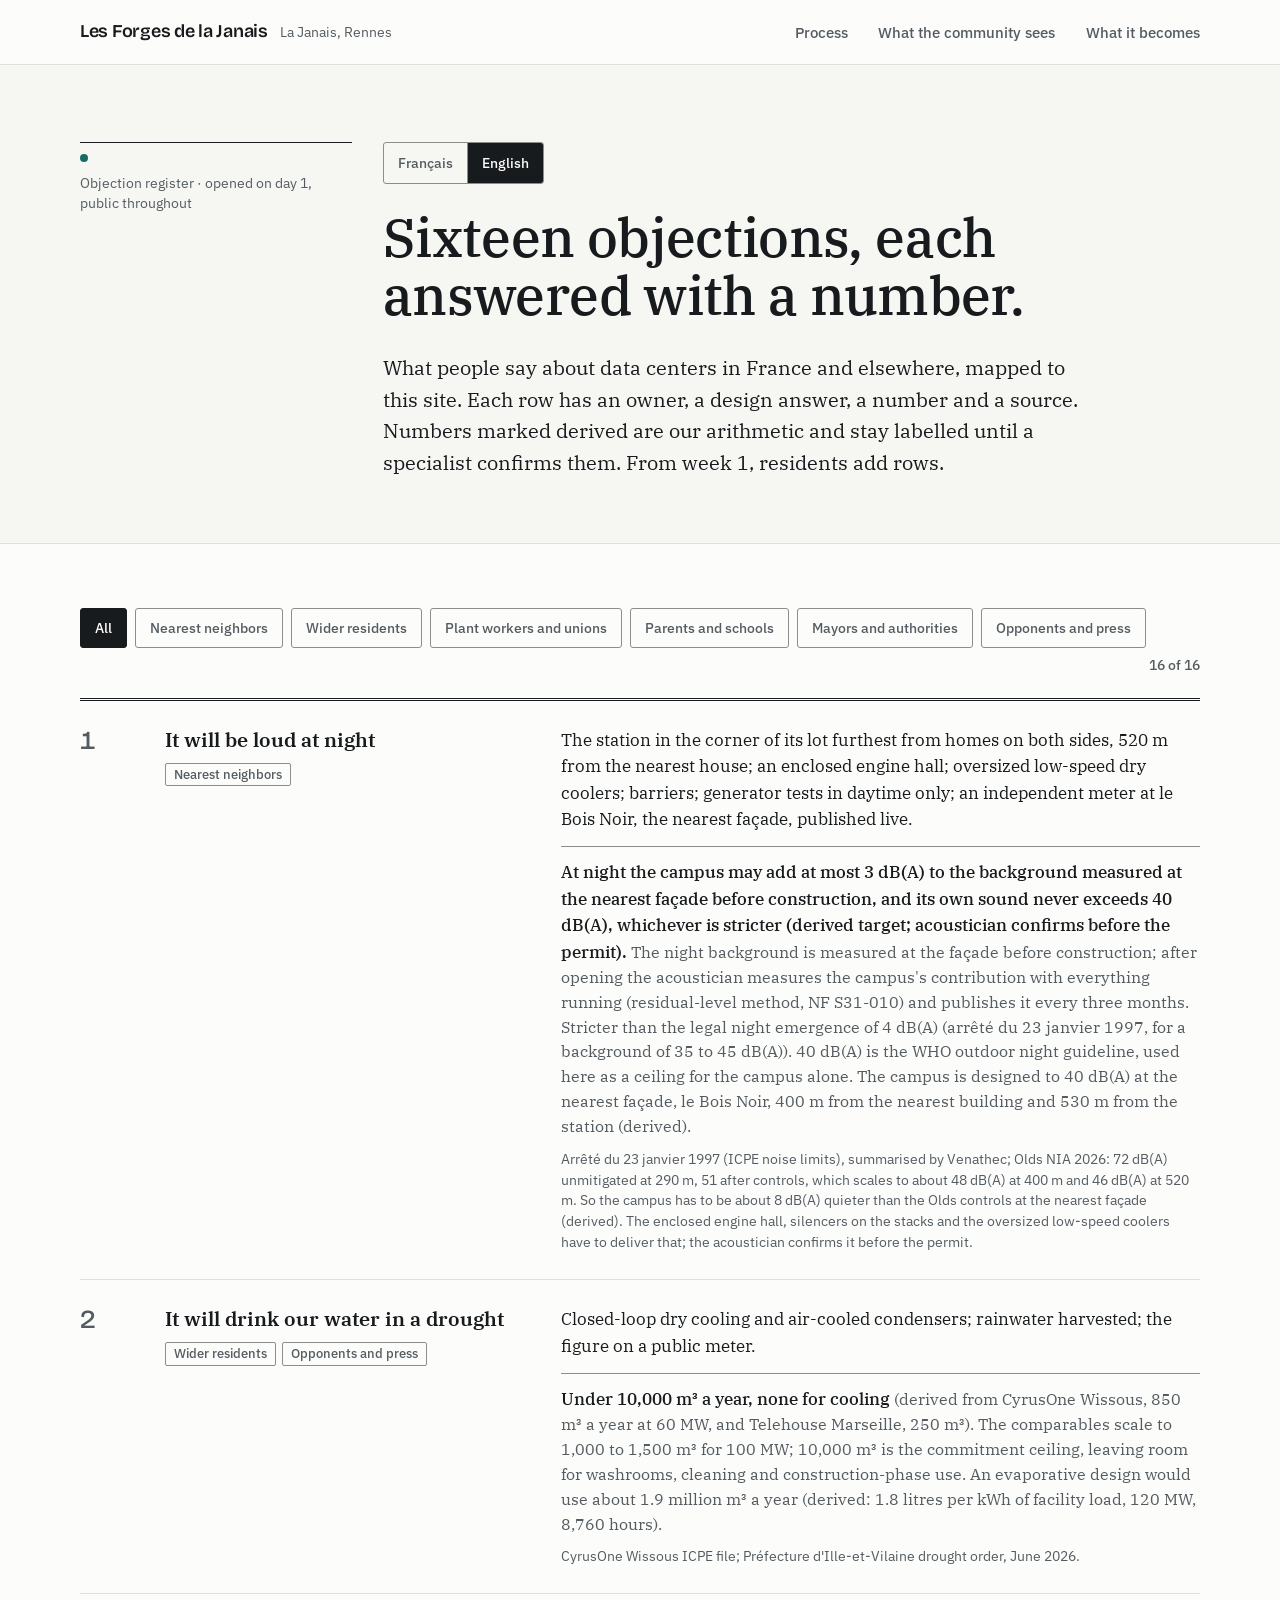
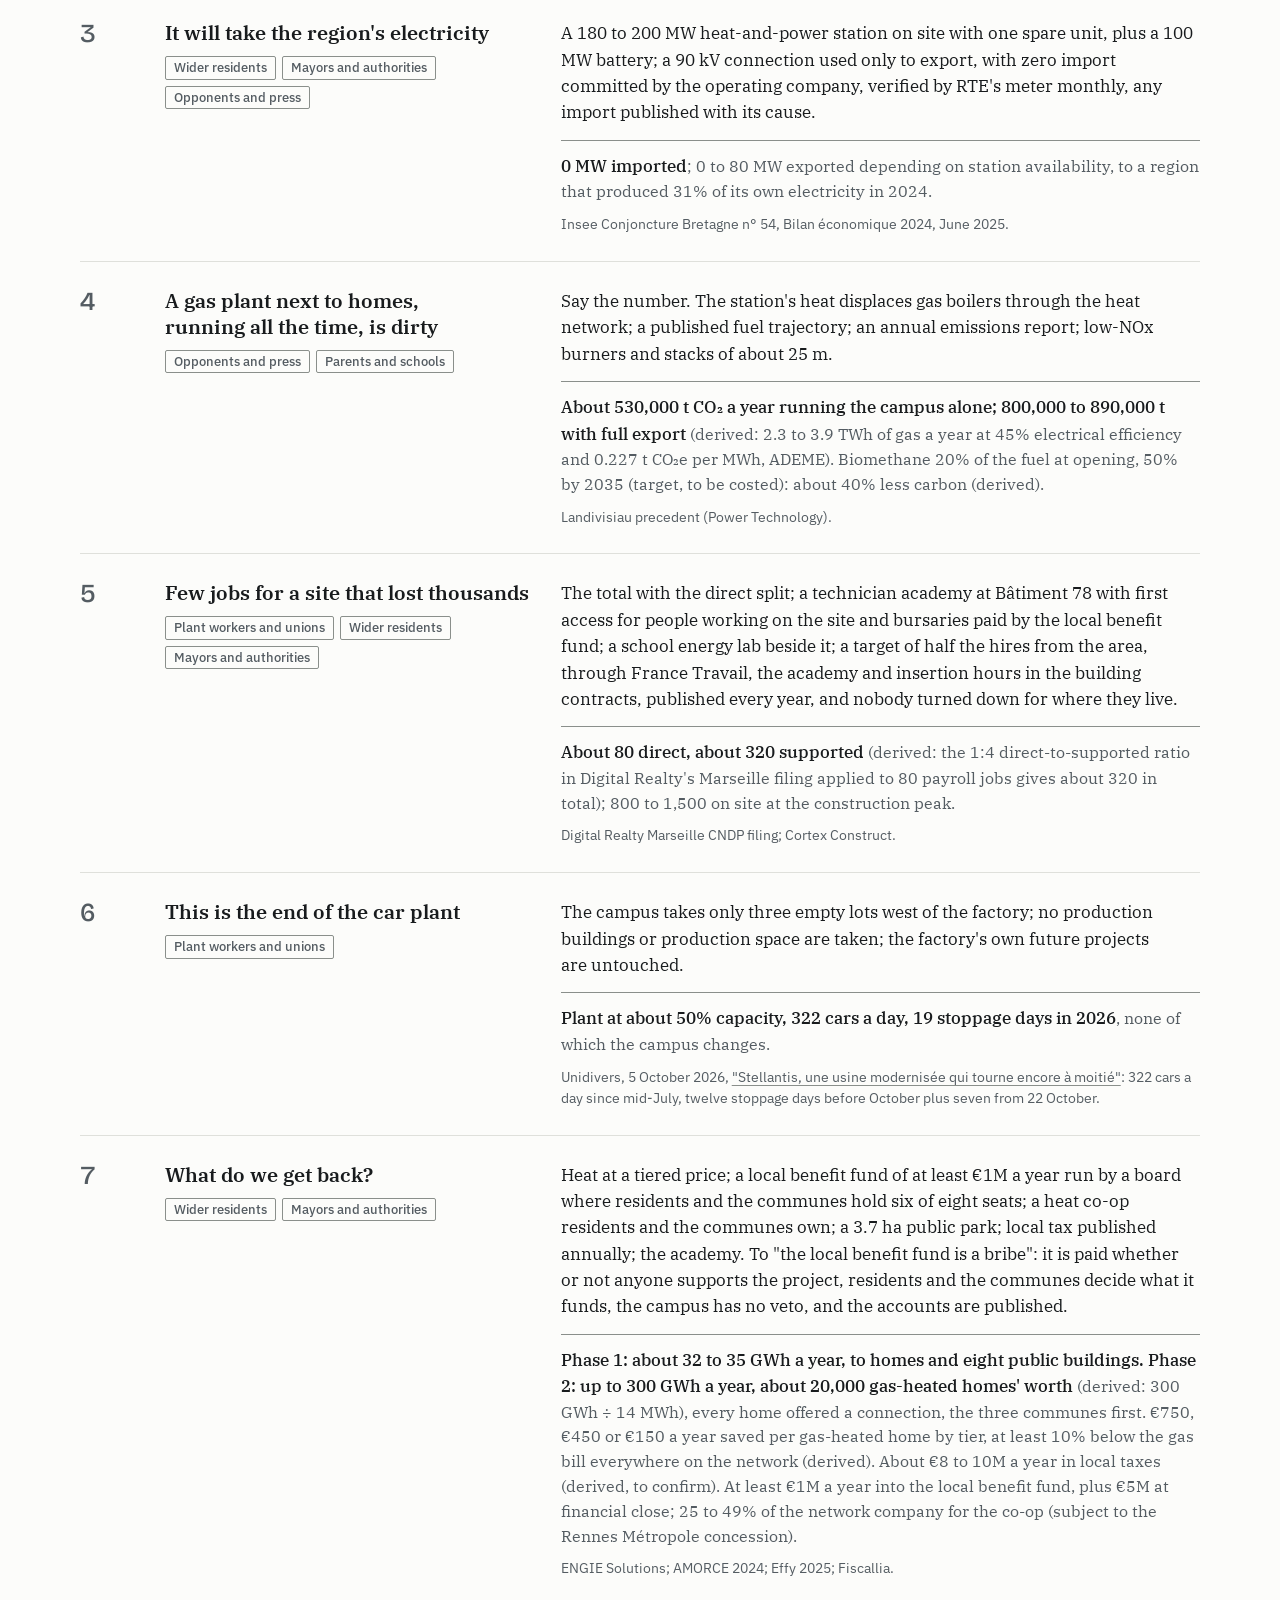
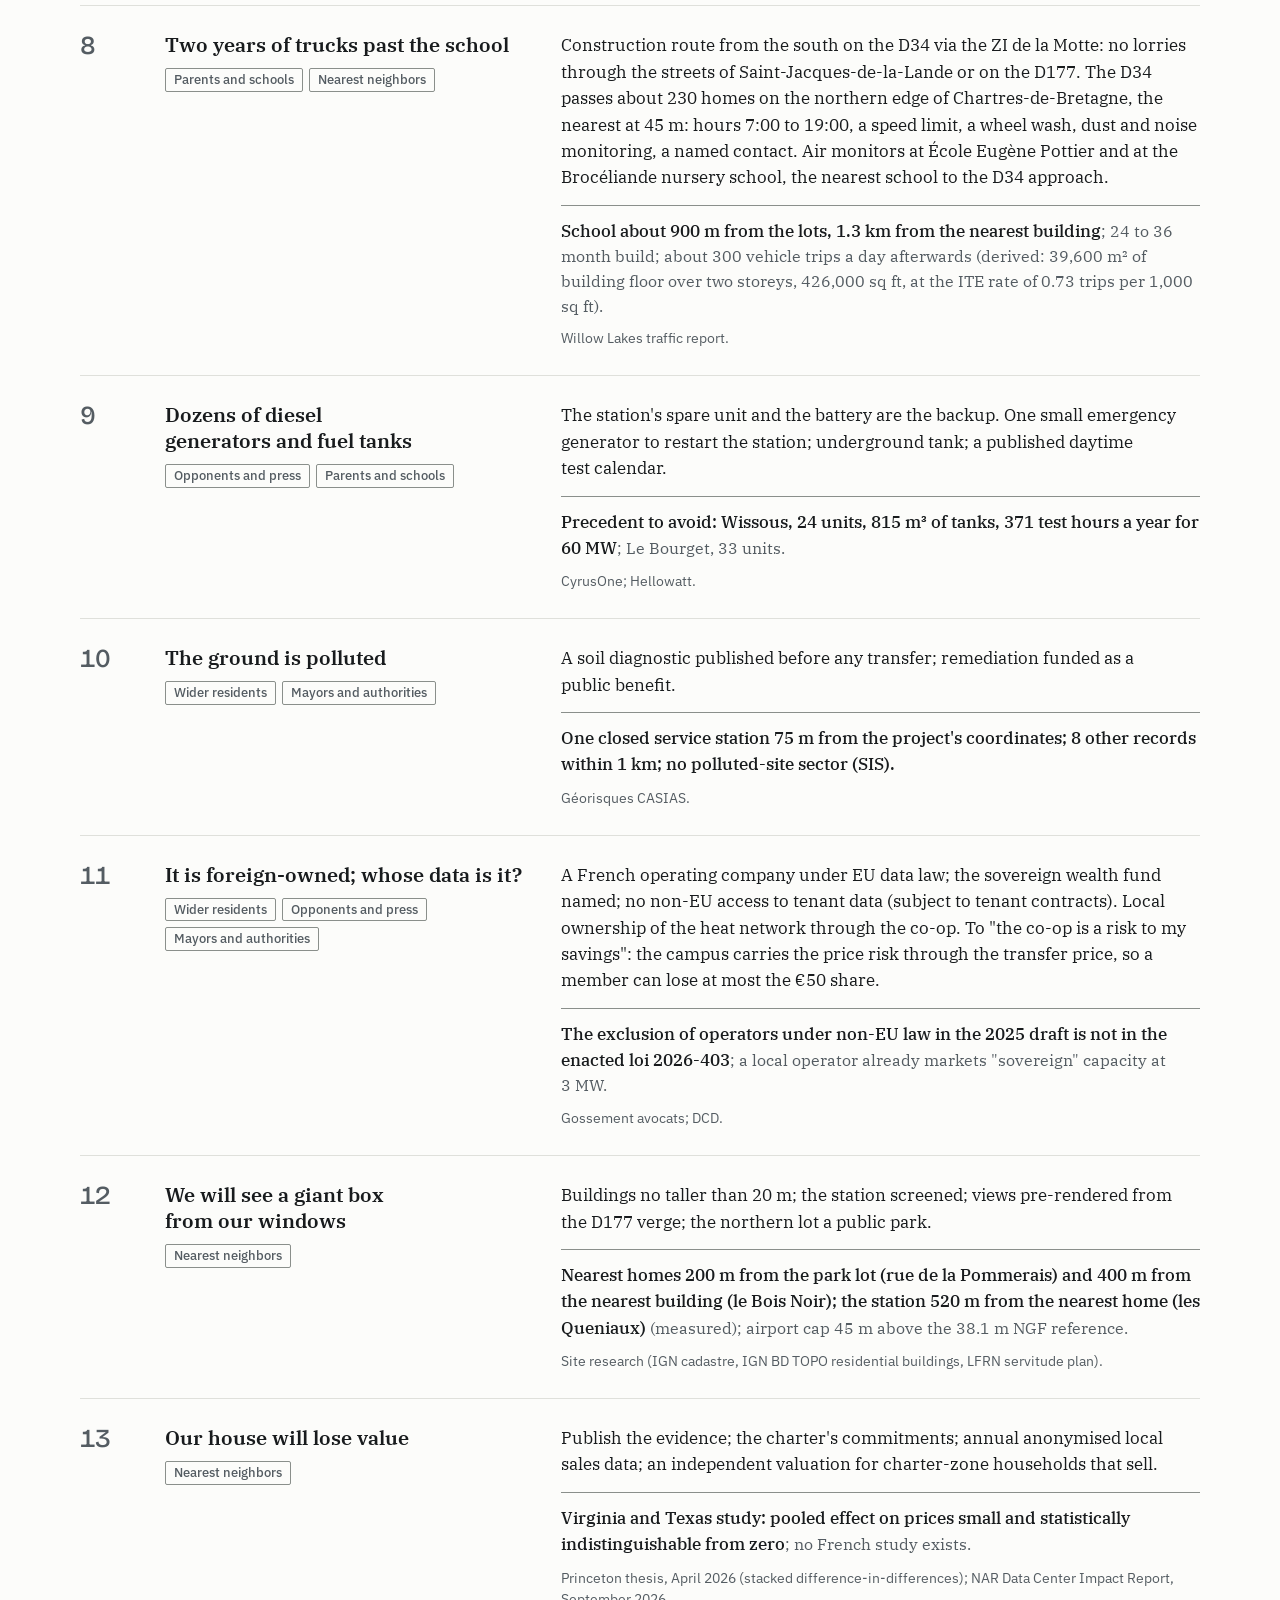
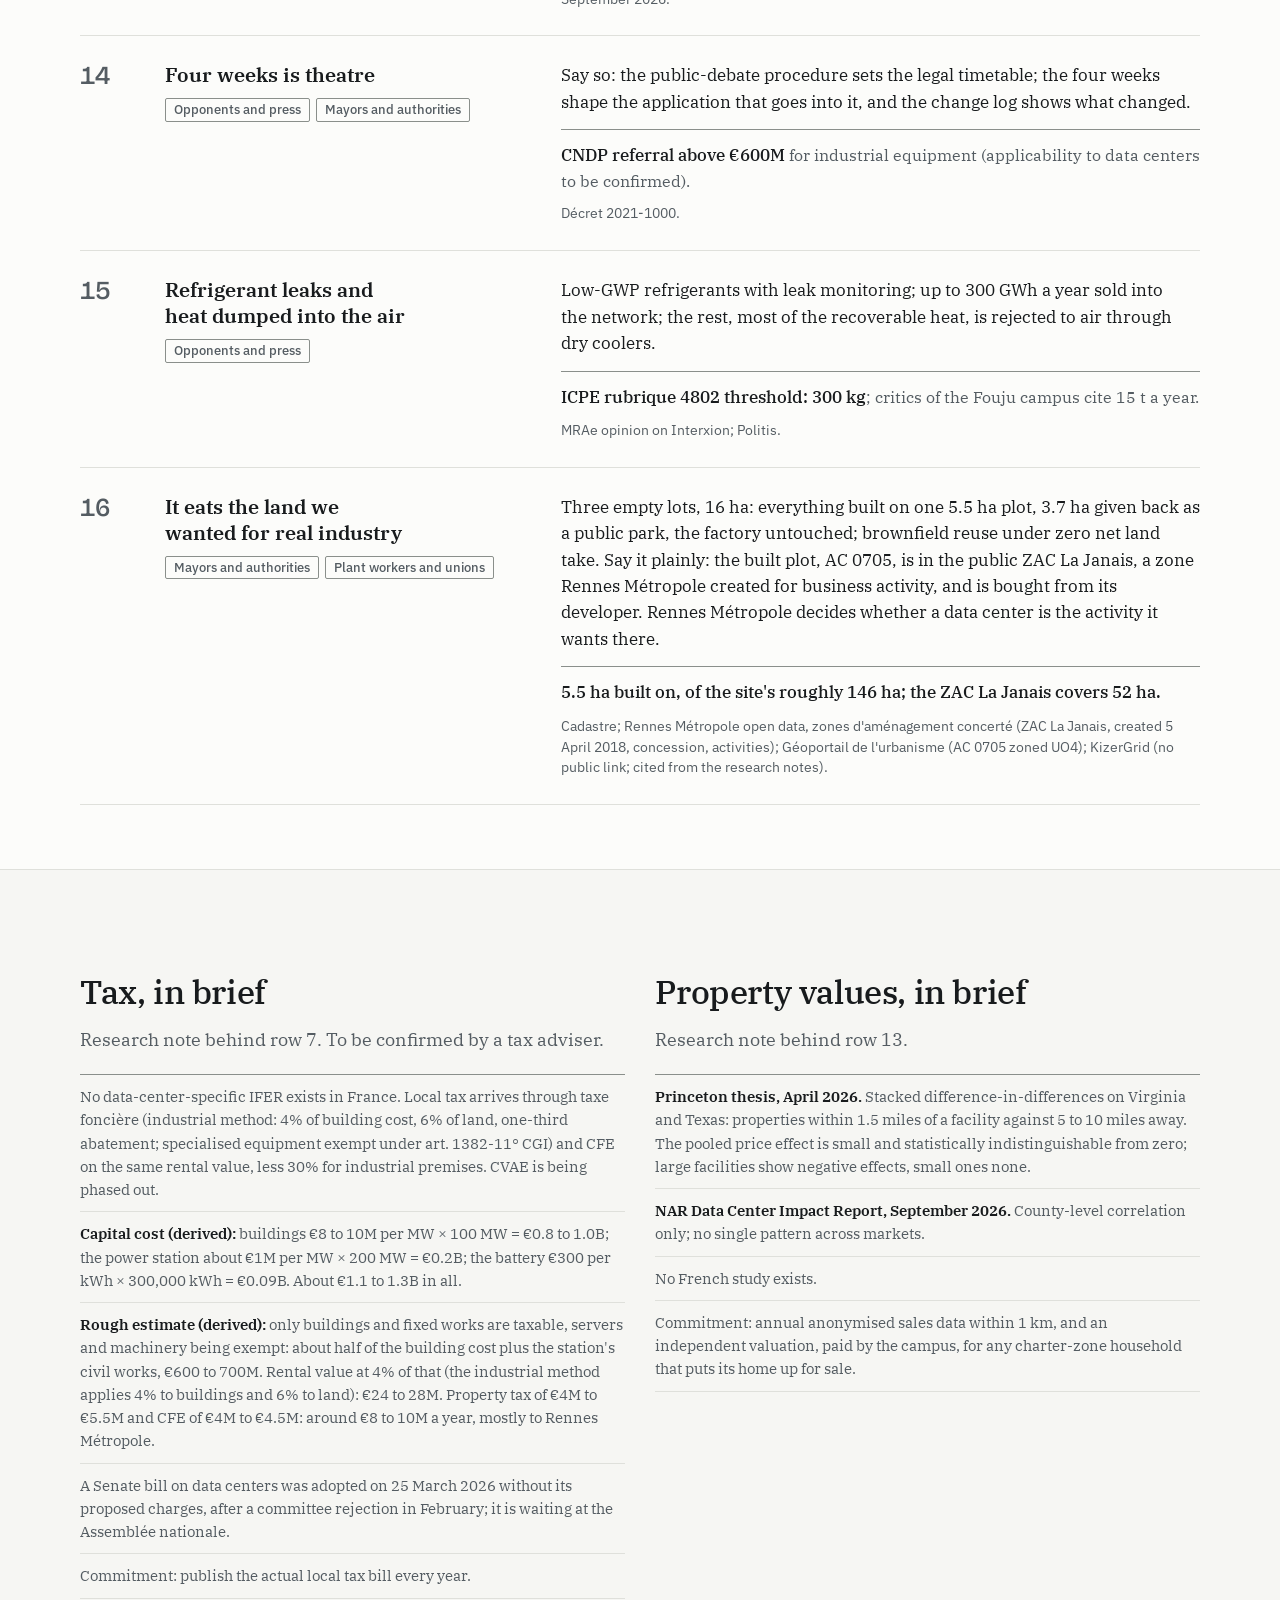
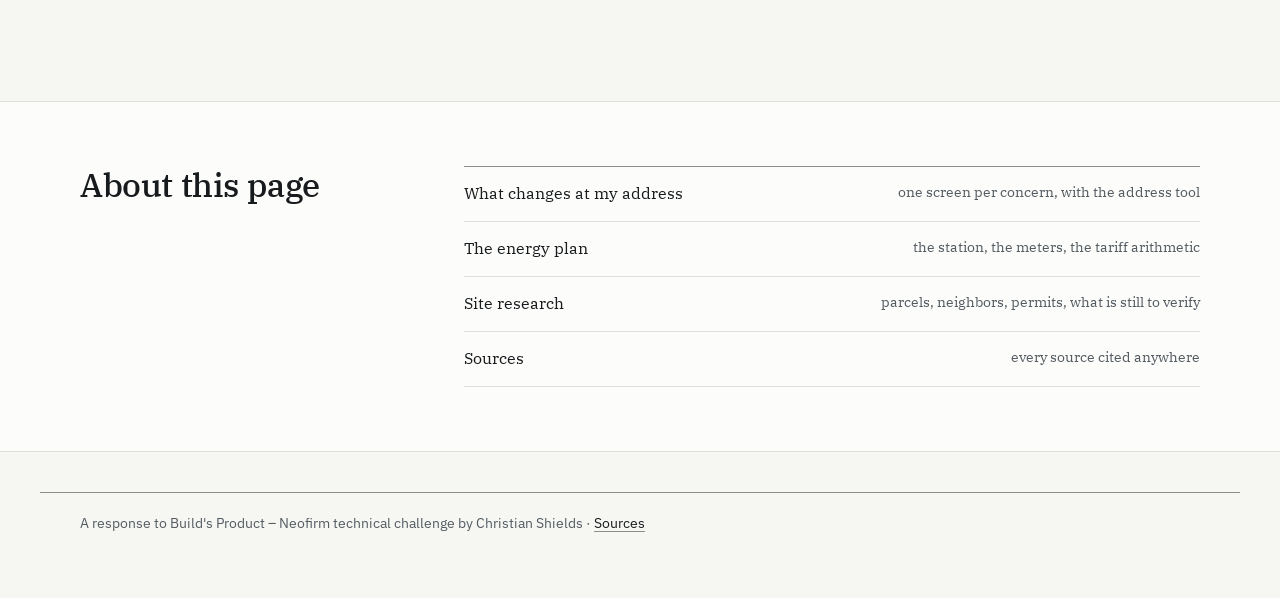
<file: register.html>
<!doctype html>
<html lang="en">
<head>
<meta charset="utf-8">
<meta name="viewport" content="width=device-width, initial-scale=1, viewport-fit=cover">
<title>Objection register · Les Forges de la Janais</title>
<meta name="description" content="Sixteen objections to the campus, each with who raises it, the design answer, the number and the source. Filter by community group.">
<link rel="preconnect" href="https://fonts.googleapis.com">
<link rel="stylesheet" href="https://fonts.googleapis.com/css2?family=Bricolage+Grotesque:opsz,wght@12..96,400..700&family=IBM+Plex+Sans:wght@400;500;600&family=IBM+Plex+Serif:ital,wght@0,400;0,500;0,600;1,400&display=swap">
<link rel="stylesheet" href="assets/site.css">
</head>
<body>
<header class="top">
  <div class="wrap">
    <a class="brand" href="index.html">Les Forges de la Janais <small>La Janais, Rennes</small></a>
    <nav class="menu" aria-label="Sections">
      <a href="process.html">Process</a>
      <a href="community-en.html">What the community sees</a>
      <a href="becomes.html">What it becomes</a>
    </nav>
  </div>
</header>

<section class="hero compact">
  <div class="wrap">
    <nav class="lang" aria-label="Language"><a href="register-fr.html" lang="fr" hreflang="fr">Français</a><a href="register.html" aria-current="page" lang="en">English</a></nav>
    <p class="place"><span class="dot" aria-hidden="true"></span> Objection register · opened on day 1, public throughout</p>
    <h1>Sixteen objections, each answered with a number.</h1>
    <p class="lede">What people say about data centers in France and elsewhere, mapped to this site. Each row has an owner, a design answer, a number and a source. Numbers marked derived are our arithmetic and stay labelled until a specialist confirms them. From week 1, residents add rows.</p>
  </div>
</section>

<section class="band surface tight">
  <div class="wrap">
    <div class="filters" role="group" aria-label="Filter by who raises it">
      <button type="button" data-g="all" aria-pressed="true">All</button>
      <button type="button" data-g="neighbors" aria-pressed="false">Nearest neighbors</button>
      <button type="button" data-g="residents" aria-pressed="false">Wider residents</button>
      <button type="button" data-g="workers" aria-pressed="false">Plant workers and unions</button>
      <button type="button" data-g="parents" aria-pressed="false">Parents and schools</button>
      <button type="button" data-g="elus" aria-pressed="false">Mayors and authorities</button>
      <button type="button" data-g="opponents" aria-pressed="false">Opponents and press</button>
      <span class="count" id="count" aria-live="polite">16 of 16</span>
    </div>

    <div class="reg" id="reg">
      <article id="o1" data-g="neighbors"><div class="n">1</div><div><h3>It will be loud at night</h3><div class="who"><span>Nearest neighbors</span></div></div><div><p class="ans">The station in the corner of its lot furthest from homes on both sides, 520 m from the nearest house; an enclosed engine hall; oversized low-speed dry coolers; barriers; generator tests in daytime only; an independent meter at le Bois Noir, the nearest façade, published live.</p><p class="num"><strong>At night the campus may add at most 3 dB(A) to the background measured at the nearest façade before construction, and its own sound never exceeds 40 dB(A), whichever is stricter (derived target; acoustician confirms before the permit).</strong> The night background is measured at the façade before construction; after opening the acoustician measures the campus's contribution with everything running (residual-level method, NF S31-010) and publishes it every three months. Stricter than the legal night emergence of 4 dB(A) (arrêté du 23 janvier 1997, for a background of 35 to 45 dB(A)). 40 dB(A) is the WHO outdoor night guideline, used here as a ceiling for the campus alone. The campus is designed to 40 dB(A) at the nearest façade, le Bois Noir, 400 m from the nearest building and 530 m from the station (derived).</p><p class="src">Arrêté du 23 janvier 1997 (ICPE noise limits), summarised by Venathec; Olds NIA 2026: 72 dB(A) unmitigated at 290 m, 51 after controls, which scales to about 48 dB(A) at 400 m and 46 dB(A) at 520 m. So the campus has to be about 8 dB(A) quieter than the Olds controls at the nearest façade (derived). The enclosed engine hall, silencers on the stacks and the oversized low-speed coolers have to deliver that; the acoustician confirms it before the permit.</p></div></article>
      <article id="o2" data-g="residents opponents"><div class="n">2</div><div><h3>It will drink our water in a drought</h3><div class="who"><span>Wider residents</span><span>Opponents and press</span></div></div><div><p class="ans">Closed-loop dry cooling and air-cooled condensers; rainwater harvested; the figure on a public meter.</p><p class="num"><strong>Under 10,000 m³ a year, none for cooling</strong> (derived from CyrusOne Wissous, 850 m³ a year at 60 MW, and Telehouse Marseille, 250 m³). The comparables scale to 1,000 to 1,500 m³ for 100 MW; 10,000 m³ is the commitment ceiling, leaving room for washrooms, cleaning and construction-phase use. An evaporative design would use about 1.9 million m³ a year (derived: 1.8 litres per kWh of facility load, 120 MW, 8,760 hours).</p><p class="src">CyrusOne Wissous ICPE file; Préfecture d'Ille-et-Vilaine drought order, June 2026.</p></div></article>
      <article id="o3" data-g="residents elus opponents"><div class="n">3</div><div><h3>It will take the region's electricity</h3><div class="who"><span>Wider residents</span><span>Mayors and authorities</span><span>Opponents and press</span></div></div><div><p class="ans">A 180 to 200 MW heat-and-power station on site with one spare unit, plus a 100 MW battery; a 90 kV connection used only to export, with zero import committed by the operating company, verified by RTE's meter monthly, any import published with its cause.</p><p class="num"><strong>0 MW imported</strong>; 0 to 80 MW exported depending on station availability, to a region that produced 31% of its own electricity in 2024.</p><p class="src">Insee Conjoncture Bretagne n° 54, Bilan économique 2024, June 2025.</p></div></article>
      <article id="o4" data-g="opponents parents"><div class="n">4</div><div><h3>A gas plant next to homes, running all the time, is dirty</h3><div class="who"><span>Opponents and press</span><span>Parents and schools</span></div></div><div><p class="ans">Say the number. The station's heat displaces gas boilers through the heat network; a published fuel trajectory; an annual emissions report; low-NOx burners and stacks of about 25 m.</p><p class="num"><strong>About 530,000 t CO₂ a year running the campus alone; 800,000 to 890,000 t with full export</strong> (derived: 2.3 to 3.9 TWh of gas a year at 45% electrical efficiency and 0.227 t CO₂e per MWh, ADEME). Biomethane 20% of the fuel at opening, 50% by 2035 (target, to be costed): about 40% less carbon (derived).</p><p class="src">Landivisiau precedent (Power Technology).</p></div></article>
      <article id="o5" data-g="workers residents elus"><div class="n">5</div><div><h3>Few jobs for a site that lost thousands</h3><div class="who"><span>Plant workers and unions</span><span>Wider residents</span><span>Mayors and authorities</span></div></div><div><p class="ans">The total with the direct split; a technician academy at Bâtiment 78 with first access for people working on the site and bursaries paid by the local benefit fund; a school energy lab beside it; a target of half the hires from the area, through France Travail, the academy and insertion hours in the building contracts, published every year, and nobody turned down for where they live.</p><p class="num"><strong>About 80 direct, about 320 supported</strong> (derived: the 1:4 direct-to-supported ratio in Digital Realty's Marseille filing applied to 80 payroll jobs gives about 320 in total); 800 to 1,500 on site at the construction peak.</p><p class="src">Digital Realty Marseille CNDP filing; Cortex Construct.</p></div></article>
      <article id="o6" data-g="workers"><div class="n">6</div><div><h3>This is the end of the car plant</h3><div class="who"><span>Plant workers and unions</span></div></div><div><p class="ans">The campus takes only three empty lots west of the factory; no production buildings or production space are taken; the factory's own future projects are untouched.</p><p class="num"><strong>Plant at about 50% capacity, 322 cars a day, 19 stoppage days in 2026</strong>, none of which the campus changes.</p><p class="src">Unidivers, 5 October 2026, <a href="https://unidivers.fr/rennes-stellantis-usine/">"Stellantis, une usine modernisée qui tourne encore à moitié"</a>: 322 cars a day since mid-July, twelve stoppage days before October plus seven from 22 October.</p></div></article>
      <article id="o7" data-g="residents elus"><div class="n">7</div><div><h3>What do we get back?</h3><div class="who"><span>Wider residents</span><span>Mayors and authorities</span></div></div><div><p class="ans">Heat at a tiered price; a local benefit fund of at least €1M a year run by a board where residents and the communes hold six of eight seats; a heat co-op residents and the communes own; a 3.7 ha public park; local tax published annually; the academy. To "the local benefit fund is a bribe": it is paid whether or not anyone supports the project, residents and the communes decide what it funds, the campus has no veto, and the accounts are published.</p><p class="num"><strong>Phase 1: about 32 to 35 GWh a year, to homes and eight public buildings. Phase 2: up to 300 GWh a year, about 20,000 gas-heated homes' worth</strong> (derived: 300 GWh ÷ 14 MWh), every home offered a connection, the three communes first. €750, €450 or €150 a year saved per gas-heated home by tier, at least 10% below the gas bill everywhere on the network (derived). About €8 to 10M a year in local taxes (derived, to confirm). At least €1M a year into the local benefit fund, plus €5M at financial close; 25 to 49% of the network company for the co-op (subject to the Rennes Métropole concession).</p><p class="src">ENGIE Solutions; AMORCE 2024; Effy 2025; Fiscallia.</p></div></article>
      <article id="o8" data-g="parents neighbors"><div class="n">8</div><div><h3>Two years of trucks past the school</h3><div class="who"><span>Parents and schools</span><span>Nearest neighbors</span></div></div><div><p class="ans">Construction route from the south on the D34 via the ZI de la Motte: no lorries through the streets of Saint-Jacques-de-la-Lande or on the D177. The D34 passes about 230 homes on the northern edge of Chartres-de-Bretagne, the nearest at 45 m: hours 7:00 to 19:00, a speed limit, a wheel wash, dust and noise monitoring, a named contact. Air monitors at École Eugène Pottier and at the Brocéliande nursery school, the nearest school to the D34 approach.</p><p class="num"><strong>School about 900 m from the lots, 1.3 km from the nearest building</strong>; 24 to 36 month build; about 300 vehicle trips a day afterwards (derived: 39,600 m² of building floor over two storeys, 426,000 sq ft, at the ITE rate of 0.73 trips per 1,000 sq ft).</p><p class="src">Willow Lakes traffic report.</p></div></article>
      <article id="o9" data-g="opponents parents"><div class="n">9</div><div><h3>Dozens of diesel generators and fuel tanks</h3><div class="who"><span>Opponents and press</span><span>Parents and schools</span></div></div><div><p class="ans">The station's spare unit and the battery are the backup. One small emergency generator to restart the station; underground tank; a published daytime test calendar.</p><p class="num"><strong>Precedent to avoid: Wissous, 24 units, 815 m³ of tanks, 371 test hours a year for 60 MW</strong>; Le Bourget, 33 units.</p><p class="src">CyrusOne; Hellowatt.</p></div></article>
      <article id="o10" data-g="residents elus"><div class="n">10</div><div><h3>The ground is polluted</h3><div class="who"><span>Wider residents</span><span>Mayors and authorities</span></div></div><div><p class="ans">A soil diagnostic published before any transfer; remediation funded as a public benefit.</p><p class="num"><strong>One closed service station 75 m from the project's coordinates; 8 other records within 1 km; no polluted-site sector (SIS).</strong></p><p class="src">Géorisques CASIAS.</p></div></article>
      <article id="o11" data-g="residents opponents elus"><div class="n">11</div><div><h3>It is foreign-owned; whose data is it?</h3><div class="who"><span>Wider residents</span><span>Opponents and press</span><span>Mayors and authorities</span></div></div><div><p class="ans">A French operating company under EU data law; the sovereign wealth fund named; no non-EU access to tenant data (subject to tenant contracts). Local ownership of the heat network through the co-op. To "the co-op is a risk to my savings": the campus carries the price risk through the transfer price, so a member can lose at most the €50 share.</p><p class="num"><strong>The exclusion of operators under non-EU law in the 2025 draft is not in the enacted loi 2026-403</strong>; a local operator already markets "sovereign" capacity at 3 MW.</p><p class="src">Gossement avocats; DCD.</p></div></article>
      <article id="o12" data-g="neighbors"><div class="n">12</div><div><h3>We will see a giant box from our windows</h3><div class="who"><span>Nearest neighbors</span></div></div><div><p class="ans">Buildings no taller than 20 m; the station screened; views pre-rendered from the D177 verge; the northern lot a public park.</p><p class="num"><strong>Nearest homes 200 m from the park lot (rue de la Pommerais) and 400 m from the nearest building (le Bois Noir); the station 520 m from the nearest home (les Queniaux)</strong> (measured); airport cap 45 m above the 38.1 m NGF reference.</p><p class="src">Site research (IGN cadastre, IGN BD TOPO residential buildings, LFRN servitude plan).</p></div></article>
      <article id="o13" data-g="neighbors"><div class="n">13</div><div><h3>Our house will lose value</h3><div class="who"><span>Nearest neighbors</span></div></div><div><p class="ans">Publish the evidence; the charter's commitments; annual anonymised local sales data; an independent valuation for charter-zone households that sell.</p><p class="num"><strong>Virginia and Texas study: pooled effect on prices small and statistically indistinguishable from zero</strong>; no French study exists.</p><p class="src">Princeton thesis, April 2026 (stacked difference-in-differences); NAR Data Center Impact Report, September 2026.</p></div></article>
      <article id="o14" data-g="opponents elus"><div class="n">14</div><div><h3>Four weeks is theatre</h3><div class="who"><span>Opponents and press</span><span>Mayors and authorities</span></div></div><div><p class="ans">Say so: the public-debate procedure sets the legal timetable; the four weeks shape the application that goes into it, and the change log shows what changed.</p><p class="num"><strong>CNDP referral above €600M</strong> for industrial equipment (applicability to data centers to be confirmed).</p><p class="src">Décret 2021-1000.</p></div></article>
      <article id="o15" data-g="opponents"><div class="n">15</div><div><h3>Refrigerant leaks and heat dumped into the air</h3><div class="who"><span>Opponents and press</span></div></div><div><p class="ans">Low-GWP refrigerants with leak monitoring; up to 300 GWh a year sold into the network; the rest, most of the recoverable heat, is rejected to air through dry coolers.</p><p class="num"><strong>ICPE rubrique 4802 threshold: 300 kg</strong>; critics of the Fouju campus cite 15 t a year.</p><p class="src">MRAe opinion on Interxion; Politis.</p></div></article>
      <article id="o16" data-g="elus workers"><div class="n">16</div><div><h3>It eats the land we wanted for real industry</h3><div class="who"><span>Mayors and authorities</span><span>Plant workers and unions</span></div></div><div><p class="ans">Three empty lots, 16 ha: everything built on one 5.5 ha plot, 3.7 ha given back as a public park, the factory untouched; brownfield reuse under zero net land take. Say it plainly: the built plot, AC 0705, is in the public ZAC La Janais, a zone Rennes Métropole created for business activity, and is bought from its developer. Rennes Métropole decides whether a data center is the activity it wants there.</p><p class="num"><strong>5.5 ha built on, of the site's roughly 146 ha; the ZAC La Janais covers 52 ha.</strong></p><p class="src">Cadastre; Rennes Métropole open data, zones d'aménagement concerté (ZAC La Janais, created 5 April 2018, concession, activities); Géoportail de l'urbanisme (AC 0705 zoned UO4); KizerGrid (no public link; cited from the research notes).</p></div></article>
    </div>
  </div>
</section>

<section class="band">
  <div class="wrap two">
    <div>
      <h2>Tax, in brief</h2>
      <p class="intro">Research note behind row 7. To be confirmed by a tax adviser.</p>
      <ul class="plain" style="margin-top:20px">
        <li>No data-center-specific IFER exists in France. Local tax arrives through taxe foncière (industrial method: 4% of building cost, 6% of land, one-third abatement; specialised equipment exempt under art. 1382-11° CGI) and CFE on the same rental value, less 30% for industrial premises. CVAE is being phased out.</li>
        <li><strong>Capital cost (derived):</strong> buildings €8 to 10M per MW × 100 MW = €0.8 to 1.0B; the power station about €1M per MW × 200 MW = €0.2B; the battery €300 per kWh × 300,000 kWh = €0.09B. About €1.1 to 1.3B in all.</li>
        <li><strong>Rough estimate (derived):</strong> only buildings and fixed works are taxable, servers and machinery being exempt: about half of the building cost plus the station's civil works, €600 to 700M. Rental value at 4% of that (the industrial method applies 4% to buildings and 6% to land): €24 to 28M. Property tax of €4M to €5.5M and CFE of €4M to €4.5M: around €8 to 10M a year, mostly to Rennes Métropole.</li>
        <li>A Senate bill on data centers was adopted on 25 March 2026 without its proposed charges, after a committee rejection in February; it is waiting at the Assemblée nationale.</li>
        <li>Commitment: publish the actual local tax bill every year.</li>
      </ul>
    </div>
    <div>
      <h2>Property values, in brief</h2>
      <p class="intro">Research note behind row 13.</p>
      <ul class="plain" style="margin-top:20px">
        <li><strong>Princeton thesis, April 2026.</strong> Stacked difference-in-differences on Virginia and Texas: properties within 1.5 miles of a facility against 5 to 10 miles away. The pooled price effect is small and statistically indistinguishable from zero; large facilities show negative effects, small ones none.</li>
        <li><strong>NAR Data Center Impact Report, September 2026.</strong> County-level correlation only; no single pattern across markets.</li>
        <li>No French study exists.</li>
        <li>Commitment: annual anonymised sales data within 1 km, and an independent valuation, paid by the campus, for any charter-zone household that puts its home up for sale.</li>
      </ul>
    </div>
  </div>
</section>

<section class="band surface tight">
  <div class="wrap split">
    <div><h2>About this page</h2></div>
    <div class="links">
      <a href="community-en.html"><span>What changes at my address</span><span>one screen per concern, with the address tool</span></a>
      <a href="energy.html"><span>The energy plan</span><span>the station, the meters, the tariff arithmetic</span></a>
      <a href="site.html"><span>Site research</span><span>parcels, neighbors, permits, what is still to verify</span></a>
      <a href="sources.html"><span>Sources</span><span>every source cited anywhere</span></a>
    </div>
  </div>
</section>

<footer>
  <div class="wrap">
    <p>A response to Build's Product – Neofirm technical challenge by Christian Shields · <a href="sources.html">Sources</a></p>
  </div>
</footer>
<script>
(function () {
  const btns = document.querySelectorAll(".filters button"), rows = document.querySelectorAll("#reg article"), count = document.getElementById("count");
  function apply(g) {
    let n = 0;
    rows.forEach((r) => { const show = g === "all" || r.dataset.g.split(" ").includes(g); r.hidden = !show; if (show) n++; });
    btns.forEach((b) => b.setAttribute("aria-pressed", String(b.dataset.g === g)));
    count.textContent = n + " of " + rows.length;
  }
  btns.forEach((b) => b.addEventListener("click", () => apply(b.dataset.g)));
  if (location.hash && document.querySelector(location.hash)) apply("all");
})();
</script>
</body>
</html>
</file>
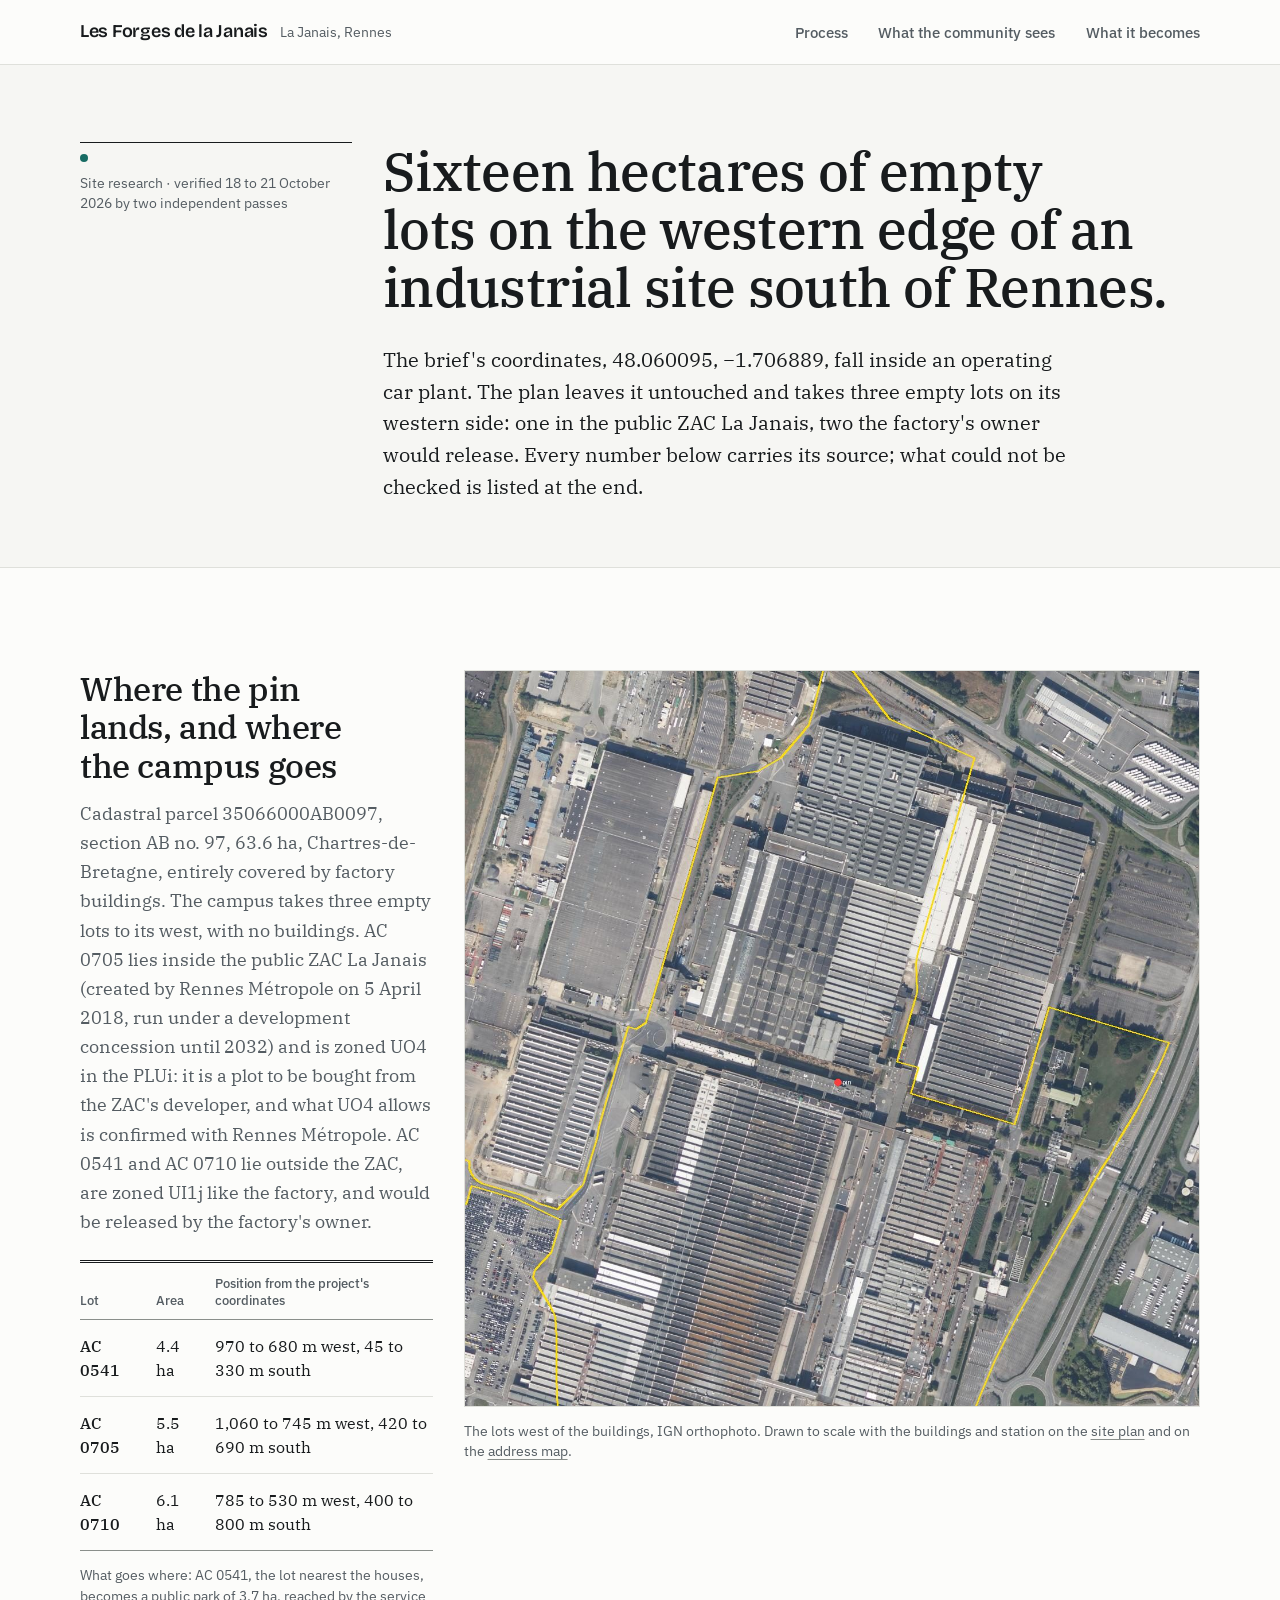
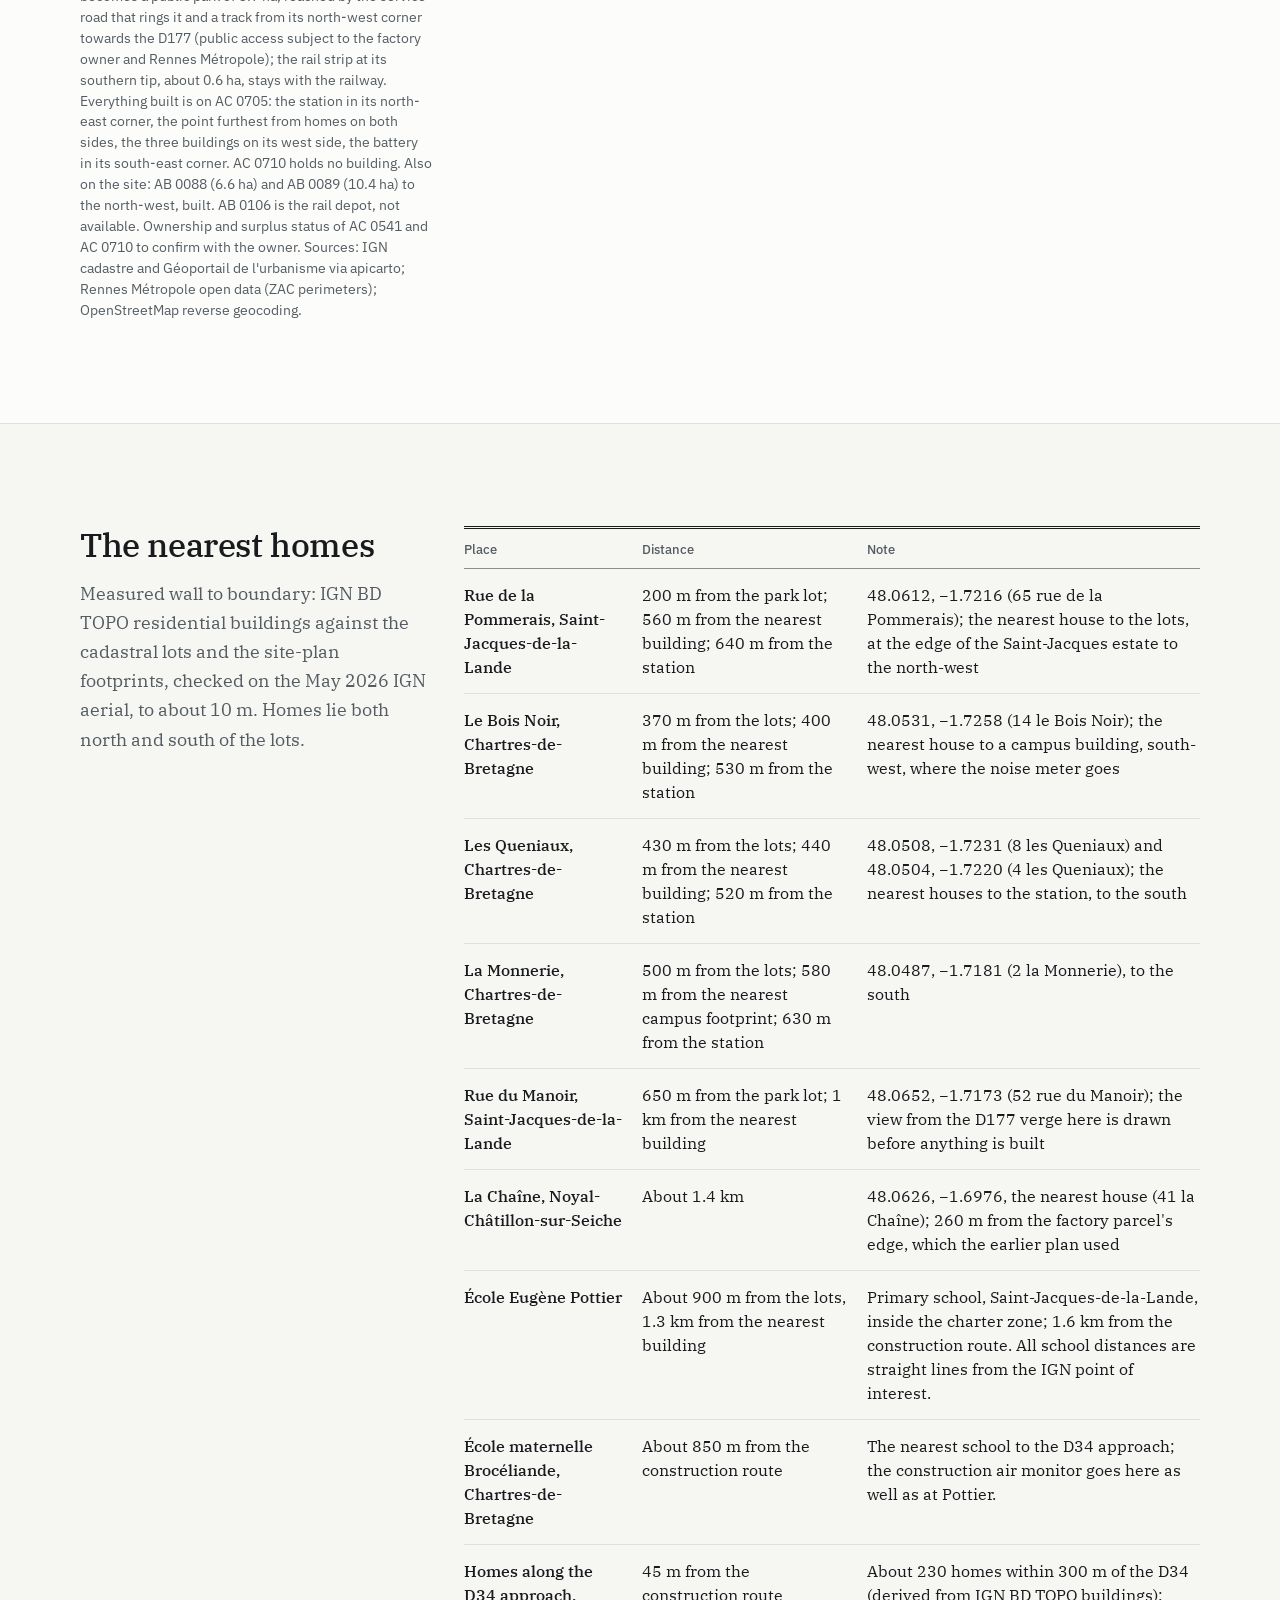
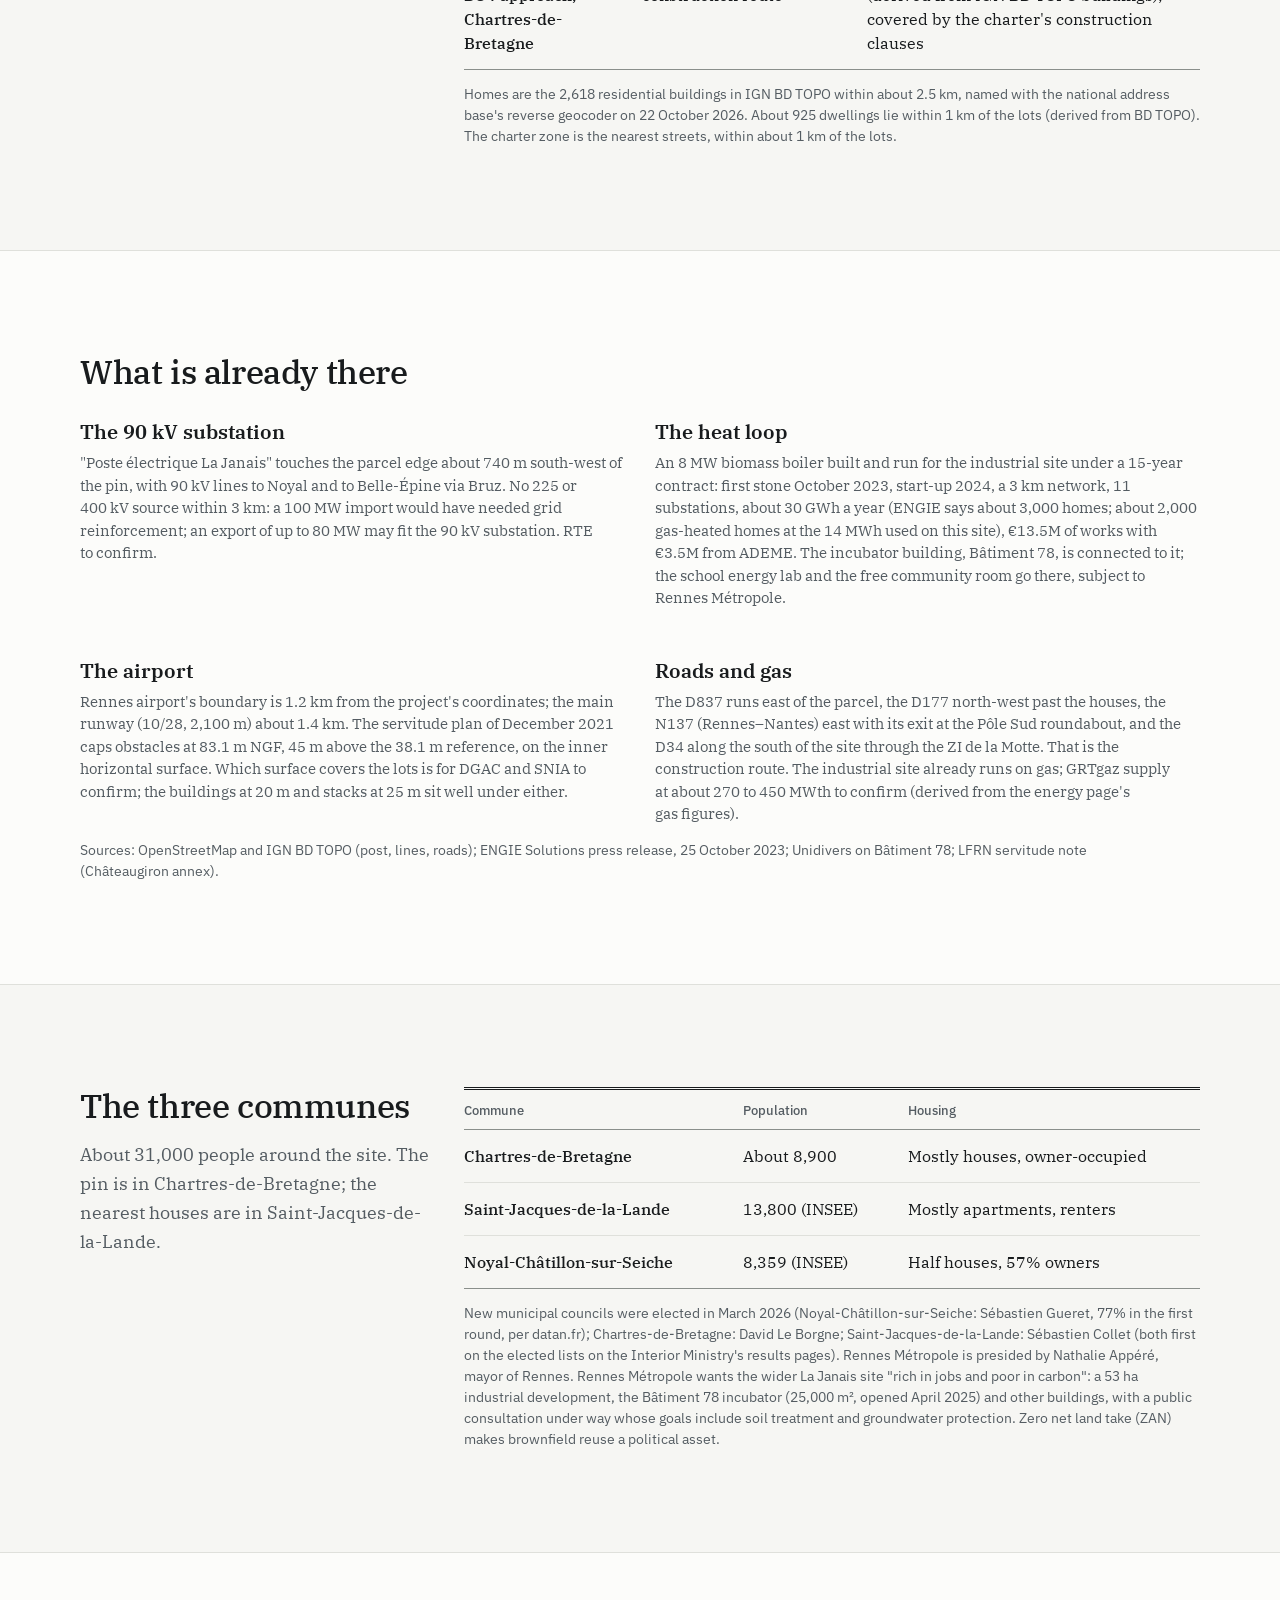
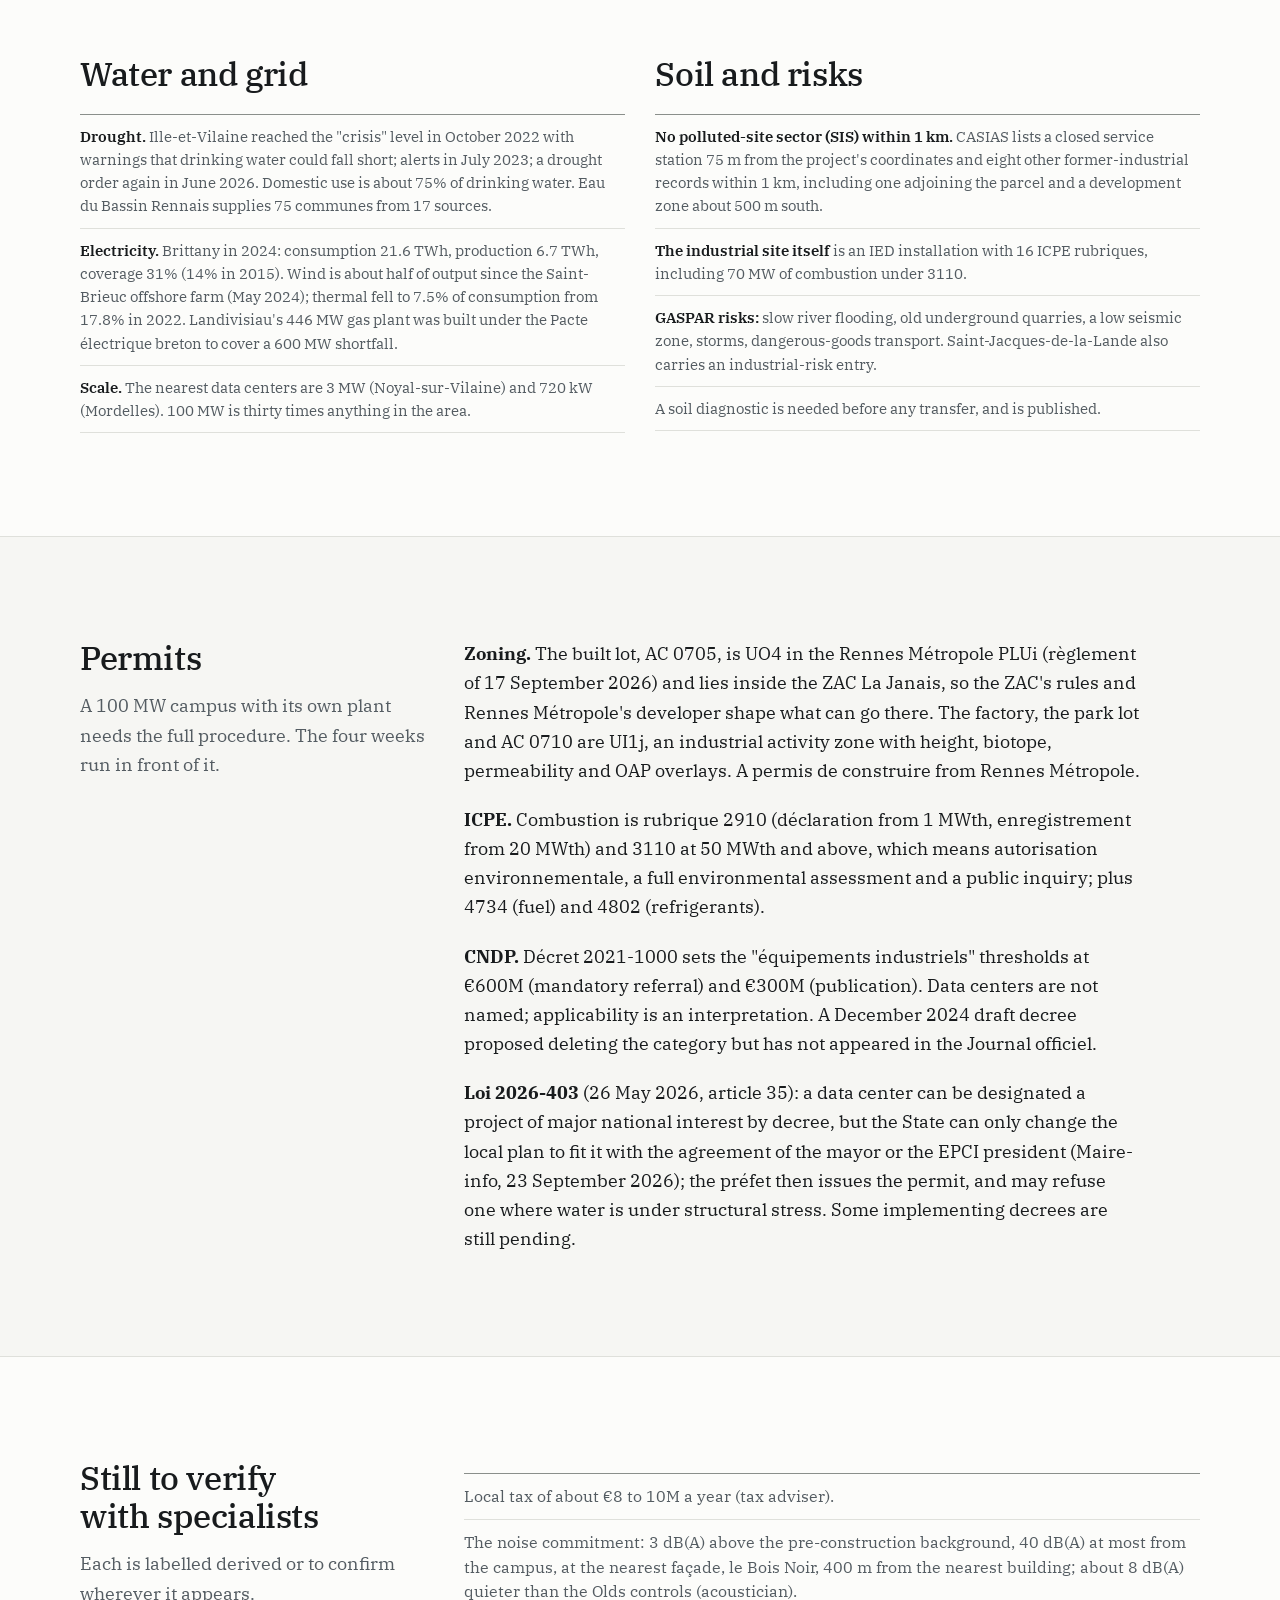
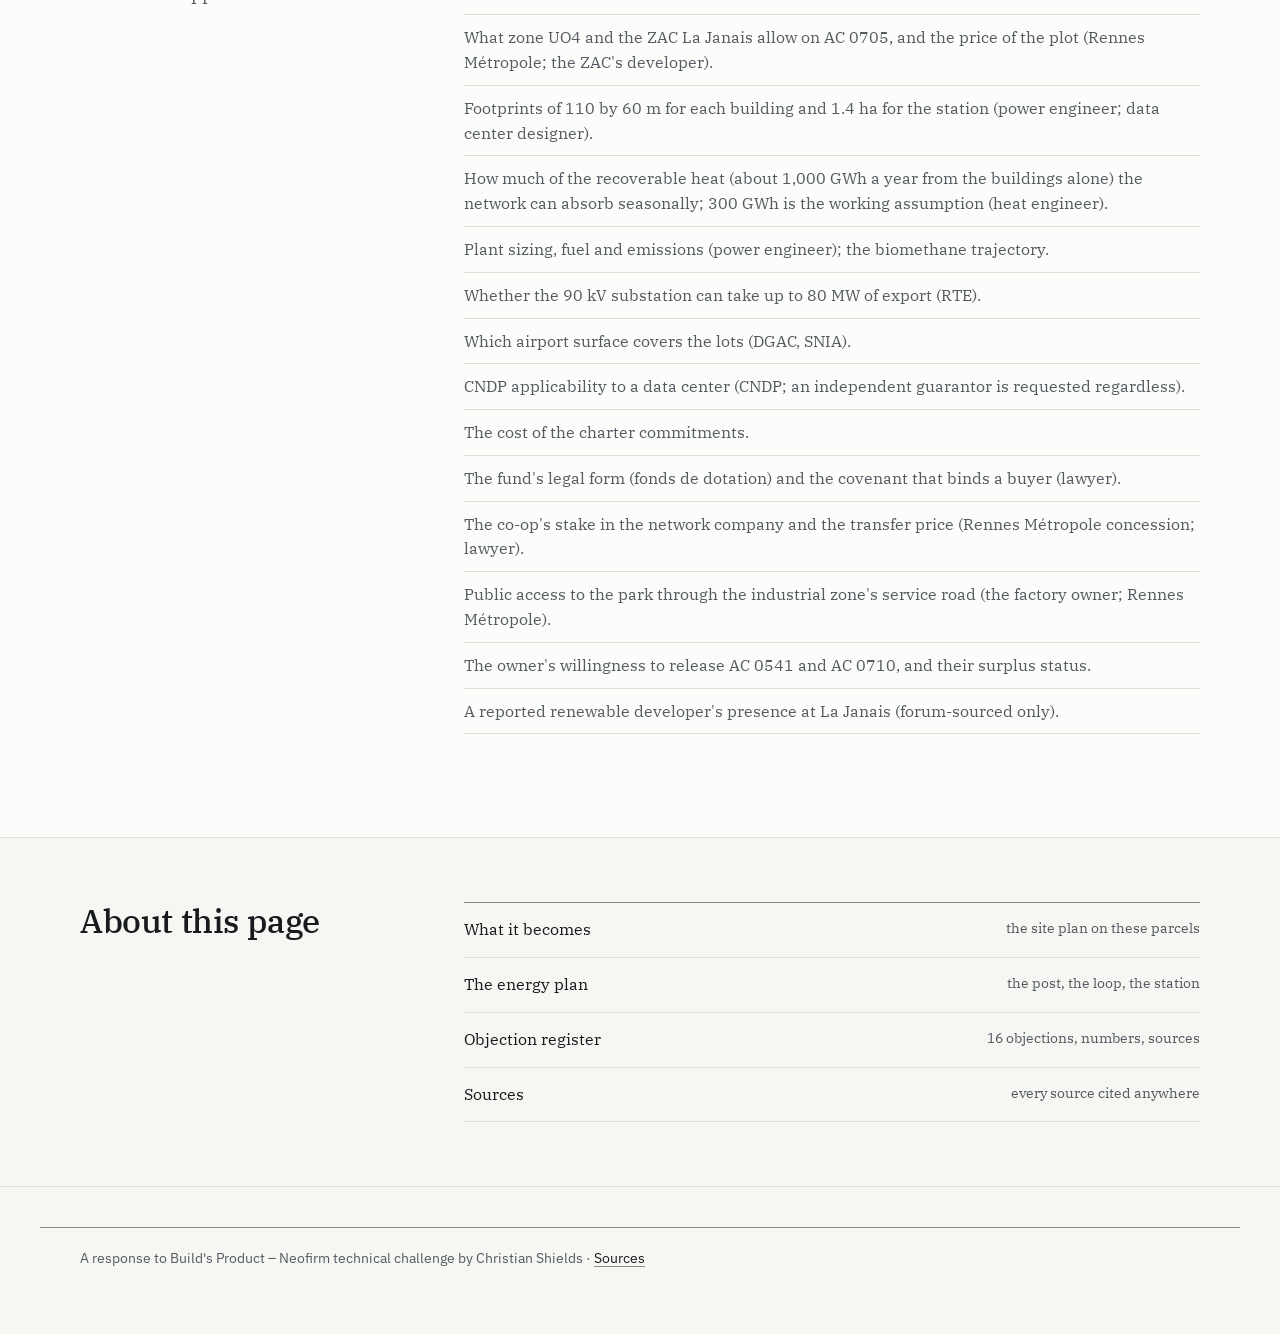
<file: site.html>
<!doctype html>
<html lang="en">
<head>
<meta charset="utf-8">
<meta name="viewport" content="width=device-width, initial-scale=1, viewport-fit=cover">
<title>Site research · Les Forges de la Janais</title>
<meta name="description" content="Everything verified about La Janais: the parcels, the nearest homes, the grid and heat infrastructure, the communes, water, soil, permits, and what is still to verify.">
<link rel="preconnect" href="https://fonts.googleapis.com">
<link rel="stylesheet" href="https://fonts.googleapis.com/css2?family=Bricolage+Grotesque:opsz,wght@12..96,400..700&family=IBM+Plex+Sans:wght@400;500;600&family=IBM+Plex+Serif:ital,wght@0,400;0,500;0,600;1,400&display=swap">
<link rel="stylesheet" href="assets/site.css">
</head>
<body>
<header class="top">
  <div class="wrap">
    <a class="brand" href="index.html">Les Forges de la Janais <small>La Janais, Rennes</small></a>
    <nav class="menu" aria-label="Sections">
      <a href="process.html">Process</a>
      <a href="community-en.html">What the community sees</a>
      <a href="becomes.html">What it becomes</a>
    </nav>
  </div>
</header>

<section class="hero compact">
  <div class="wrap">
    <p class="place"><span class="dot" aria-hidden="true"></span> Site research · verified 18 to 21 October 2026 by two independent passes</p>
    <h1>Sixteen hectares of empty lots on the western edge of an industrial site south of Rennes.</h1>
    <p class="lede">The brief's coordinates, 48.060095, −1.706889, fall inside an operating car plant. The plan leaves it untouched and takes three empty lots on its western side: one in the public ZAC La Janais, two the factory's owner would release. Every number below carries its source; what could not be checked is listed at the end.</p>
  </div>
</section>

<section class="band surface">
  <div class="wrap split">
    <div>
      <h2>Where the pin lands, and where the campus goes</h2>
      <p class="intro">Cadastral parcel 35066000AB0097, section AB no. 97, 63.6 ha, Chartres-de-Bretagne, entirely covered by factory buildings. The campus takes three empty lots to its west, with no buildings. AC 0705 lies inside the public ZAC La Janais (created by Rennes Métropole on 5 April 2018, run under a development concession until 2032) and is zoned UO4 in the PLUi: it is a plot to be bought from the ZAC's developer, and what UO4 allows is confirmed with Rennes Métropole. AC 0541 and AC 0710 lie outside the ZAC, are zoned UI1j like the factory, and would be released by the factory's owner.</p>
      <div class="tablewrap" style="margin-top:24px">
        <table class="data">
          <thead><tr><th>Lot</th><th>Area</th><th>Position from the project's coordinates</th></tr></thead>
          <tbody>
            <tr><td>AC 0541</td><td>4.4 ha</td><td>970 to 680 m west, 45 to 330 m south</td></tr>
            <tr><td>AC 0705</td><td>5.5 ha</td><td>1,060 to 745 m west, 420 to 690 m south</td></tr>
            <tr><td>AC 0710</td><td>6.1 ha</td><td>785 to 530 m west, 400 to 800 m south</td></tr>
          </tbody>
        </table>
      </div>
      <p class="src">What goes where: AC 0541, the lot nearest the houses, becomes a public park of 3.7 ha, reached by the service road that rings it and a track from its north-west corner towards the D177 (public access subject to the factory owner and Rennes Métropole); the rail strip at its southern tip, about 0.6 ha, stays with the railway. Everything built is on AC 0705: the station in its north-east corner, the point furthest from homes on both sides, the three buildings on its west side, the battery in its south-east corner. AC 0710 holds no building. Also on the site: AB 0088 (6.6 ha) and AB 0089 (10.4 ha) to the north-west, built. AB 0106 is the rail depot, not available. Ownership and surplus status of AC 0541 and AC 0710 to confirm with the owner. Sources: IGN cadastre and Géoportail de l'urbanisme via apicarto; Rennes Métropole open data (ZAC perimeters); OpenStreetMap reverse geocoding.</p>
    </div>
    <figure>
      <div class="frame"><img src="assets/img/site_z17.jpg" alt="Aerial photograph of the three lots west of the factory buildings, with houses to the north" loading="lazy"></div>
      <figcaption>The lots west of the buildings, IGN orthophoto. Drawn to scale with the buildings and station on the <a href="becomes.html">site plan</a> and on the <a href="community-en.html">address map</a>.</figcaption>
    </figure>
  </div>
</section>

<section class="band">
  <div class="wrap split">
    <div>
      <h2>The nearest homes</h2>
      <p class="intro">Measured wall to boundary: IGN BD TOPO residential buildings against the cadastral lots and the site-plan footprints, checked on the May 2026 IGN aerial, to about 10 m. Homes lie both north and south of the lots.</p>
    </div>
    <div class="tablewrap">
      <table class="data">
        <thead><tr><th>Place</th><th>Distance</th><th>Note</th></tr></thead>
        <tbody>
          <tr><td>Rue de la Pommerais, Saint-Jacques-de-la-Lande</td><td>200 m from the park lot; 560 m from the nearest building; 640 m from the station</td><td>48.0612, −1.7216 (65 rue de la Pommerais); the nearest house to the lots, at the edge of the Saint-Jacques estate to the north-west</td></tr>
          <tr><td>Le Bois Noir, Chartres-de-Bretagne</td><td>370 m from the lots; 400 m from the nearest building; 530 m from the station</td><td>48.0531, −1.7258 (14 le Bois Noir); the nearest house to a campus building, south-west, where the noise meter goes</td></tr>
          <tr><td>Les Queniaux, Chartres-de-Bretagne</td><td>430 m from the lots; 440 m from the nearest building; 520 m from the station</td><td>48.0508, −1.7231 (8 les Queniaux) and 48.0504, −1.7220 (4 les Queniaux); the nearest houses to the station, to the south</td></tr>
          <tr><td>La Monnerie, Chartres-de-Bretagne</td><td>500 m from the lots; 580 m from the nearest campus footprint; 630 m from the station</td><td>48.0487, −1.7181 (2 la Monnerie), to the south</td></tr>
          <tr><td>Rue du Manoir, Saint-Jacques-de-la-Lande</td><td>650 m from the park lot; 1 km from the nearest building</td><td>48.0652, −1.7173 (52 rue du Manoir); the view from the D177 verge here is drawn before anything is built</td></tr>
          <tr><td>La Chaîne, Noyal-Châtillon-sur-Seiche</td><td>About 1.4 km</td><td>48.0626, −1.6976, the nearest house (41 la Chaîne); 260 m from the factory parcel's edge, which the earlier plan used</td></tr>
          <tr><td>École Eugène Pottier</td><td>About 900 m from the lots, 1.3 km from the nearest building</td><td>Primary school, Saint-Jacques-de-la-Lande, inside the charter zone; 1.6 km from the construction route. All school distances are straight lines from the IGN point of interest.</td></tr>
          <tr><td>École maternelle Brocéliande, Chartres-de-Bretagne</td><td>About 850 m from the construction route</td><td>The nearest school to the D34 approach; the construction air monitor goes here as well as at Pottier.</td></tr>
          <tr><td>Homes along the D34 approach, Chartres-de-Bretagne</td><td>45 m from the construction route</td><td>About 230 homes within 300 m of the D34 (derived from IGN BD TOPO buildings); covered by the charter's construction clauses</td></tr>
        </tbody>
      </table>
      <p class="src">Homes are the 2,618 residential buildings in IGN BD TOPO within about 2.5 km, named with the national address base's reverse geocoder on 22 October 2026. About 925 dwellings lie within 1 km of the lots (derived from BD TOPO). The charter zone is the nearest streets, within about 1 km of the lots.</p>
    </div>
  </div>
</section>

<section class="band surface">
  <div class="wrap">
    <h2>What is already there</h2>
    <div class="two" style="margin-top:28px">
      <div>
        <h3>The 90 kV substation</h3>
        <p class="muted" style="margin-top:8px;font-size:15px;line-height:1.5">"Poste électrique La Janais" touches the parcel edge about 740 m south-west of the pin, with 90 kV lines to Noyal and to Belle-Épine via Bruz. No 225 or 400 kV source within 3 km: a 100 MW import would have needed grid reinforcement; an export of up to 80 MW may fit the 90 kV substation. RTE to confirm.</p>
      </div>
      <div>
        <h3>The heat loop</h3>
        <p class="muted" style="margin-top:8px;font-size:15px;line-height:1.5">An 8 MW biomass boiler built and run for the industrial site under a 15-year contract: first stone October 2023, start-up 2024, a 3 km network, 11 substations, about 30 GWh a year (ENGIE says about 3,000 homes; about 2,000 gas-heated homes at the 14 MWh used on this site), €13.5M of works with €3.5M from ADEME. The incubator building, Bâtiment 78, is connected to it; the school energy lab and the free community room go there, subject to Rennes Métropole.</p>
      </div>
      <div>
        <h3>The airport</h3>
        <p class="muted" style="margin-top:8px;font-size:15px;line-height:1.5">Rennes airport's boundary is 1.2 km from the project's coordinates; the main runway (10/28, 2,100 m) about 1.4 km. The servitude plan of December 2021 caps obstacles at 83.1 m NGF, 45 m above the 38.1 m reference, on the inner horizontal surface. Which surface covers the lots is for DGAC and SNIA to confirm; the buildings at 20 m and stacks at 25 m sit well under either.</p>
      </div>
      <div>
        <h3>Roads and gas</h3>
        <p class="muted" style="margin-top:8px;font-size:15px;line-height:1.5">The D837 runs east of the parcel, the D177 north-west past the houses, the N137 (Rennes–Nantes) east with its exit at the Pôle Sud roundabout, and the D34 along the south of the site through the ZI de la Motte. That is the construction route. The industrial site already runs on gas; GRTgaz supply at about 270 to 450 MWth to confirm (derived from the energy page's gas figures).</p>
      </div>
    </div>
    <p class="src">Sources: OpenStreetMap and IGN BD TOPO (post, lines, roads); ENGIE Solutions press release, 25 October 2023; Unidivers on Bâtiment 78; LFRN servitude note (Châteaugiron annex).</p>
  </div>
</section>

<section class="band">
  <div class="wrap split">
    <div>
      <h2>The three communes</h2>
      <p class="intro">About 31,000 people around the site. The pin is in Chartres-de-Bretagne; the nearest houses are in Saint-Jacques-de-la-Lande.</p>
    </div>
    <div class="tablewrap">
      <table class="data">
        <thead><tr><th>Commune</th><th>Population</th><th>Housing</th></tr></thead>
        <tbody>
          <tr><td>Chartres-de-Bretagne</td><td>About 8,900</td><td>Mostly houses, owner-occupied</td></tr>
          <tr><td>Saint-Jacques-de-la-Lande</td><td>13,800 (INSEE)</td><td>Mostly apartments, renters</td></tr>
          <tr><td>Noyal-Châtillon-sur-Seiche</td><td>8,359 (INSEE)</td><td>Half houses, 57% owners</td></tr>
        </tbody>
      </table>
      <p class="src">New municipal councils were elected in March 2026 (Noyal-Châtillon-sur-Seiche: Sébastien Gueret, 77% in the first round, per datan.fr); Chartres-de-Bretagne: David Le Borgne; Saint-Jacques-de-la-Lande: Sébastien Collet (both first on the elected lists on the Interior Ministry's results pages). Rennes Métropole is presided by Nathalie Appéré, mayor of Rennes. Rennes Métropole wants the wider La Janais site "rich in jobs and poor in carbon": a 53 ha industrial development, the Bâtiment 78 incubator (25,000 m², opened April 2025) and other buildings, with a public consultation under way whose goals include soil treatment and groundwater protection. Zero net land take (ZAN) makes brownfield reuse a political asset.</p>
    </div>
  </div>
</section>

<section class="band surface">
  <div class="wrap two">
    <div>
      <h2>Water and grid</h2>
      <ul class="plain" style="margin-top:20px">
        <li><strong>Drought.</strong> Ille-et-Vilaine reached the "crisis" level in October 2022 with warnings that drinking water could fall short; alerts in July 2023; a drought order again in June 2026. Domestic use is about 75% of drinking water. Eau du Bassin Rennais supplies 75 communes from 17 sources.</li>
        <li><strong>Electricity.</strong> Brittany in 2024: consumption 21.6 TWh, production 6.7 TWh, coverage 31% (14% in 2015). Wind is about half of output since the Saint-Brieuc offshore farm (May 2024); thermal fell to 7.5% of consumption from 17.8% in 2022. Landivisiau's 446 MW gas plant was built under the Pacte électrique breton to cover a 600 MW shortfall.</li>
        <li><strong>Scale.</strong> The nearest data centers are 3 MW (Noyal-sur-Vilaine) and 720 kW (Mordelles). 100 MW is thirty times anything in the area.</li>
      </ul>
    </div>
    <div>
      <h2>Soil and risks</h2>
      <ul class="plain" style="margin-top:20px">
        <li><strong>No polluted-site sector (SIS) within 1 km.</strong> CASIAS lists a closed service station 75 m from the project's coordinates and eight other former-industrial records within 1 km, including one adjoining the parcel and a development zone about 500 m south.</li>
        <li><strong>The industrial site itself</strong> is an IED installation with 16 ICPE rubriques, including 70 MW of combustion under 3110.</li>
        <li><strong>GASPAR risks:</strong> slow river flooding, old underground quarries, a low seismic zone, storms, dangerous-goods transport. Saint-Jacques-de-la-Lande also carries an industrial-risk entry.</li>
        <li>A soil diagnostic is needed before any transfer, and is published.</li>
      </ul>
    </div>
  </div>
</section>

<section class="band">
  <div class="wrap split">
    <div>
      <h2>Permits</h2>
      <p class="intro">A 100 MW campus with its own plant needs the full procedure. The four weeks run in front of it.</p>
    </div>
    <div class="stack measure">
      <p><strong>Zoning.</strong> The built lot, AC 0705, is UO4 in the Rennes Métropole PLUi (règlement of 17 September 2026) and lies inside the ZAC La Janais, so the ZAC's rules and Rennes Métropole's developer shape what can go there. The factory, the park lot and AC 0710 are UI1j, an industrial activity zone with height, biotope, permeability and OAP overlays. A permis de construire from Rennes Métropole.</p>
      <p><strong>ICPE.</strong> Combustion is rubrique 2910 (déclaration from 1 MWth, enregistrement from 20 MWth) and 3110 at 50 MWth and above, which means autorisation environnementale, a full environmental assessment and a public inquiry; plus 4734 (fuel) and 4802 (refrigerants).</p>
      <p><strong>CNDP.</strong> Décret 2021-1000 sets the "équipements industriels" thresholds at €600M (mandatory referral) and €300M (publication). Data centers are not named; applicability is an interpretation. A December 2024 draft decree proposed deleting the category but has not appeared in the Journal officiel.</p>
      <p><strong>Loi 2026-403</strong> (26 May 2026, article 35): a data center can be designated a project of major national interest by decree, but the State can only change the local plan to fit it with the agreement of the mayor or the EPCI president (Maire-info, 23 September 2026); the préfet then issues the permit, and may refuse one where water is under structural stress. Some implementing decrees are still pending.</p>
    </div>
  </div>
</section>

<section class="band surface">
  <div class="wrap split">
    <div>
      <h2>Still to verify with specialists</h2>
      <p class="intro">Each is labelled derived or to confirm wherever it appears.</p>
    </div>
    <ul class="plain" style="font-size:16px">
      <li>Local tax of about €8 to 10M a year (tax adviser).</li>
      <li>The noise commitment: 3 dB(A) above the pre-construction background, 40 dB(A) at most from the campus, at the nearest façade, le Bois Noir, 400 m from the nearest building; about 8 dB(A) quieter than the Olds controls (acoustician).</li>
      <li>What zone UO4 and the ZAC La Janais allow on AC 0705, and the price of the plot (Rennes Métropole; the ZAC's developer).</li>
      <li>Footprints of 110 by 60 m for each building and 1.4 ha for the station (power engineer; data center designer).</li>
      <li>How much of the recoverable heat (about 1,000 GWh a year from the buildings alone) the network can absorb seasonally; 300 GWh is the working assumption (heat engineer).</li>
      <li>Plant sizing, fuel and emissions (power engineer); the biomethane trajectory.</li>
      <li>Whether the 90 kV substation can take up to 80 MW of export (RTE).</li>
      <li>Which airport surface covers the lots (DGAC, SNIA).</li>
      <li>CNDP applicability to a data center (CNDP; an independent guarantor is requested regardless).</li>
      <li>The cost of the charter commitments.</li>
      <li>The fund's legal form (fonds de dotation) and the covenant that binds a buyer (lawyer).</li>
      <li>The co-op's stake in the network company and the transfer price (Rennes Métropole concession; lawyer).</li>
      <li>Public access to the park through the industrial zone's service road (the factory owner; Rennes Métropole).</li>
      <li>The owner's willingness to release AC 0541 and AC 0710, and their surplus status.</li>
      <li>A reported renewable developer's presence at La Janais (forum-sourced only).</li>
    </ul>
  </div>
</section>

<section class="band tight">
  <div class="wrap split">
    <div><h2>About this page</h2></div>
    <div class="links">
      <a href="becomes.html"><span>What it becomes</span><span>the site plan on these parcels</span></a>
      <a href="energy.html"><span>The energy plan</span><span>the post, the loop, the station</span></a>
      <a href="register.html"><span>Objection register</span><span>16 objections, numbers, sources</span></a>
      <a href="sources.html"><span>Sources</span><span>every source cited anywhere</span></a>
    </div>
  </div>
</section>

<footer>
  <div class="wrap">
    <p>A response to Build's Product – Neofirm technical challenge by Christian Shields · <a href="sources.html">Sources</a></p>
  </div>
</footer>
</body>
</html>
</file>
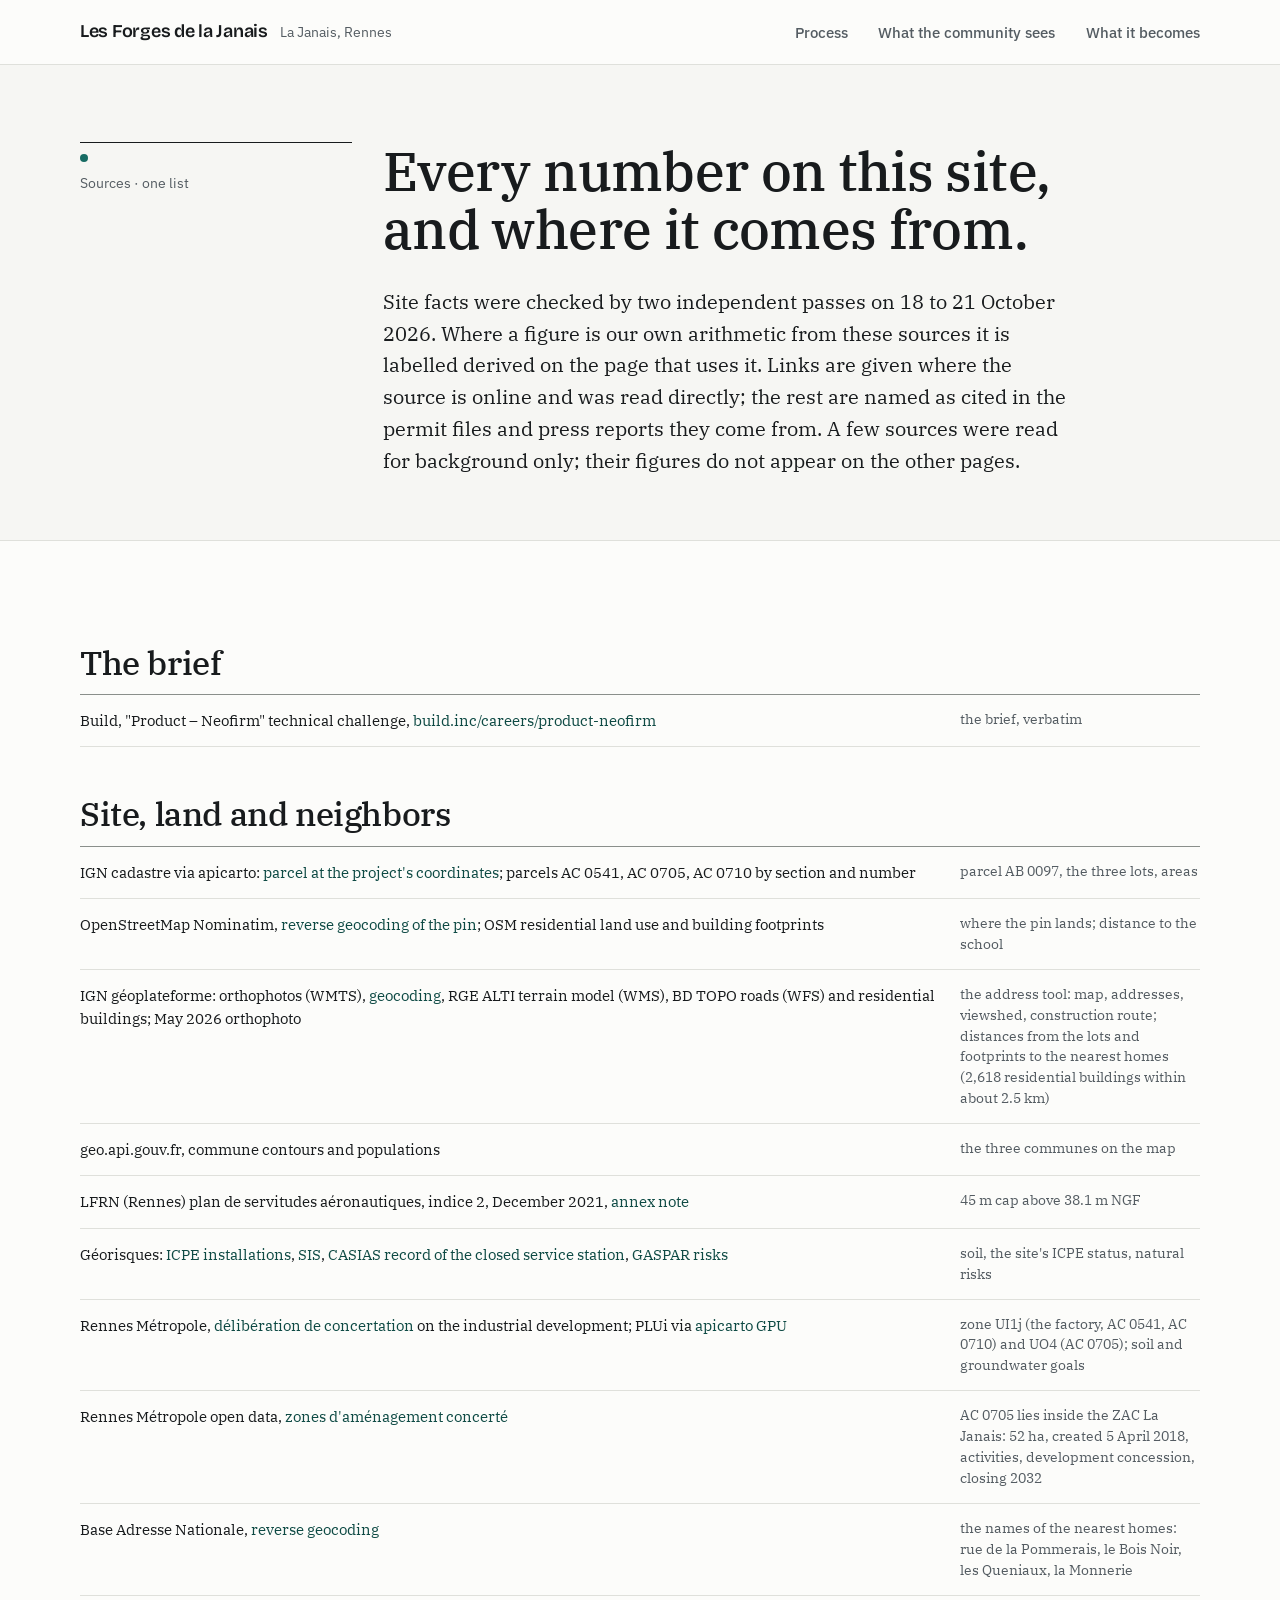
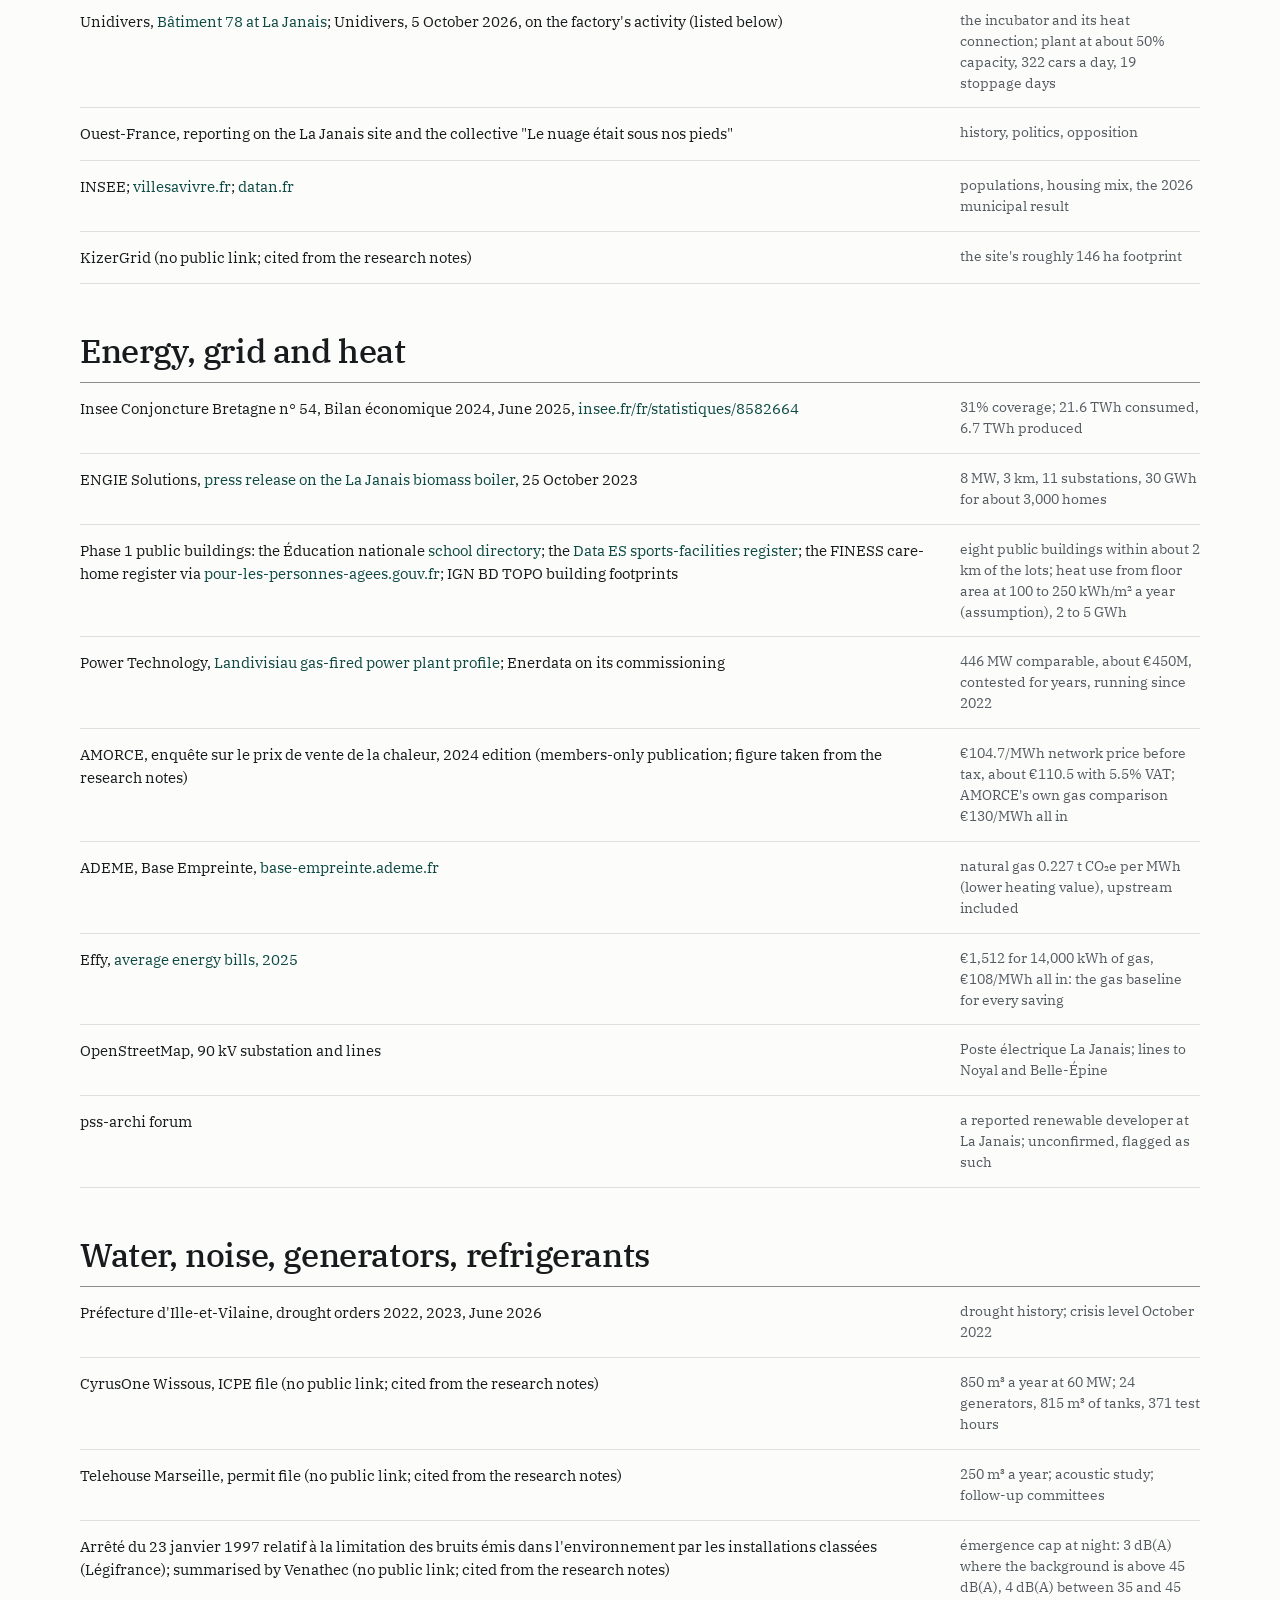
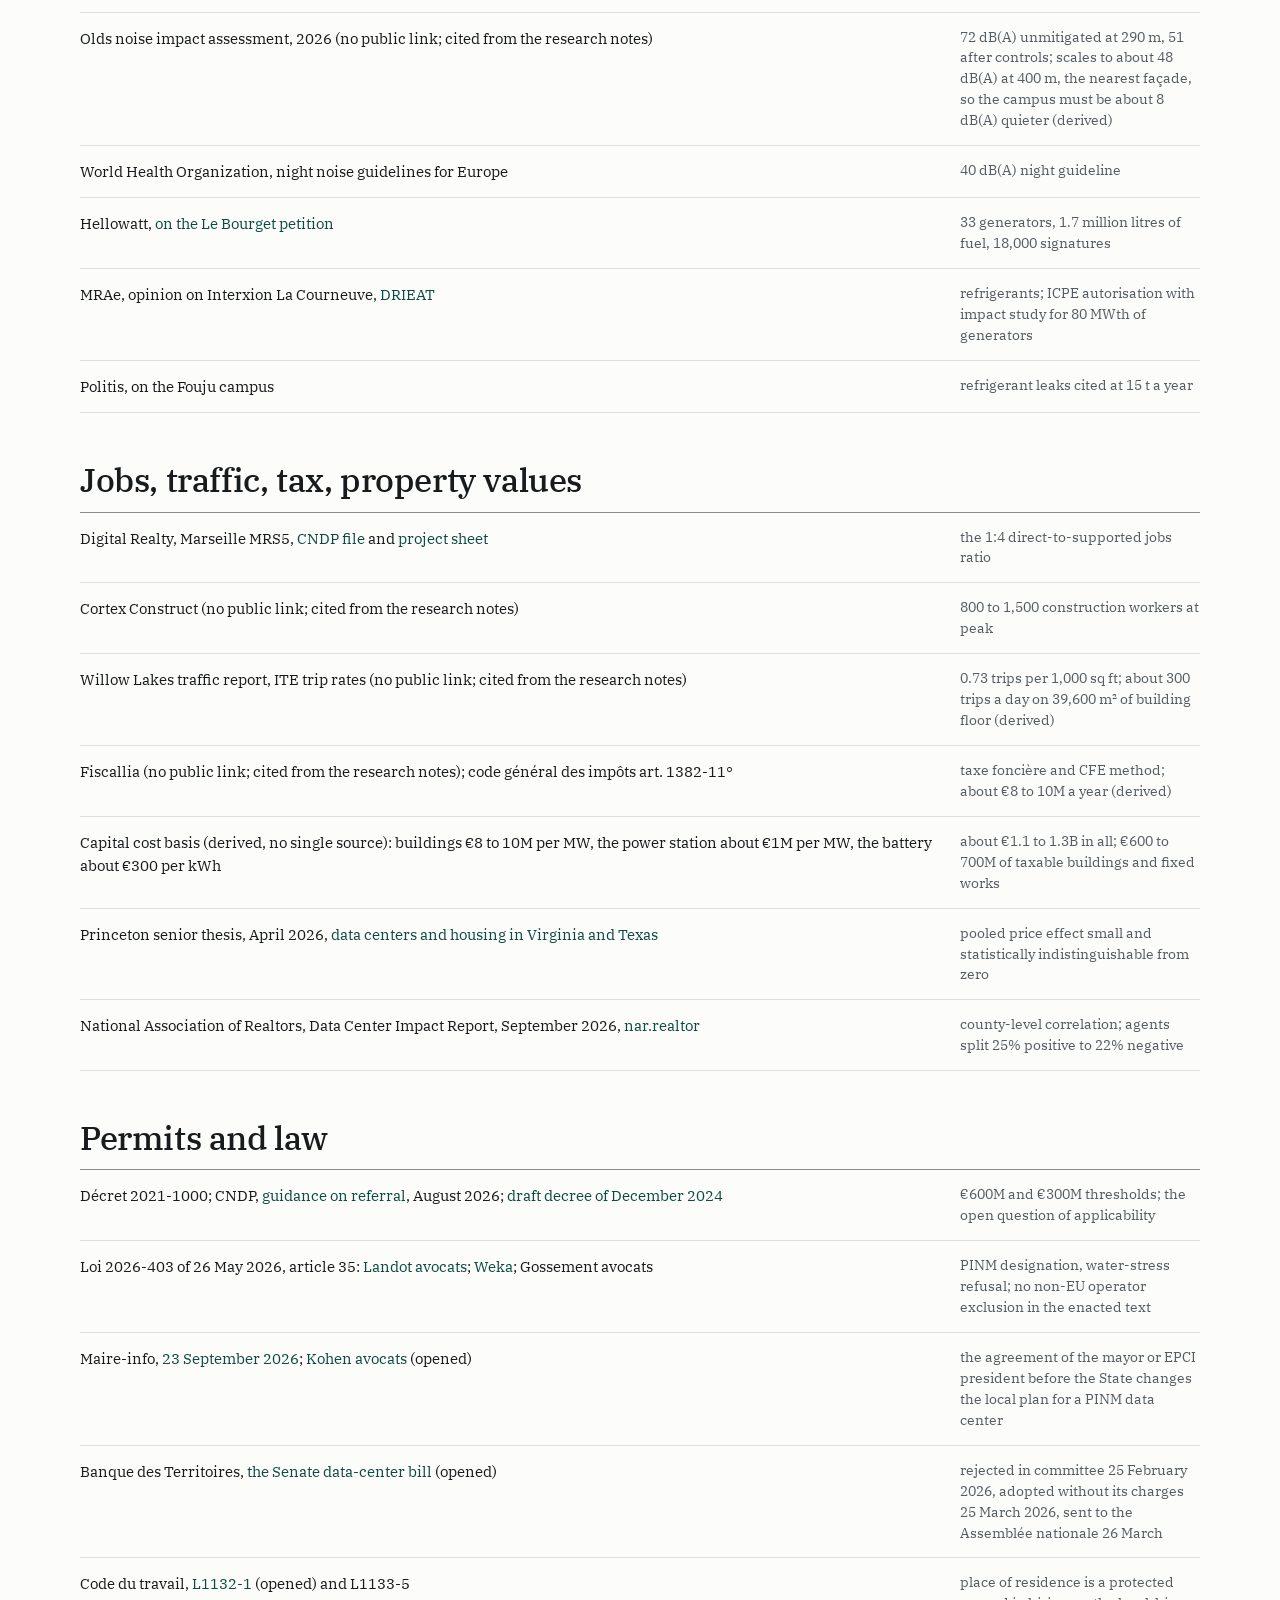
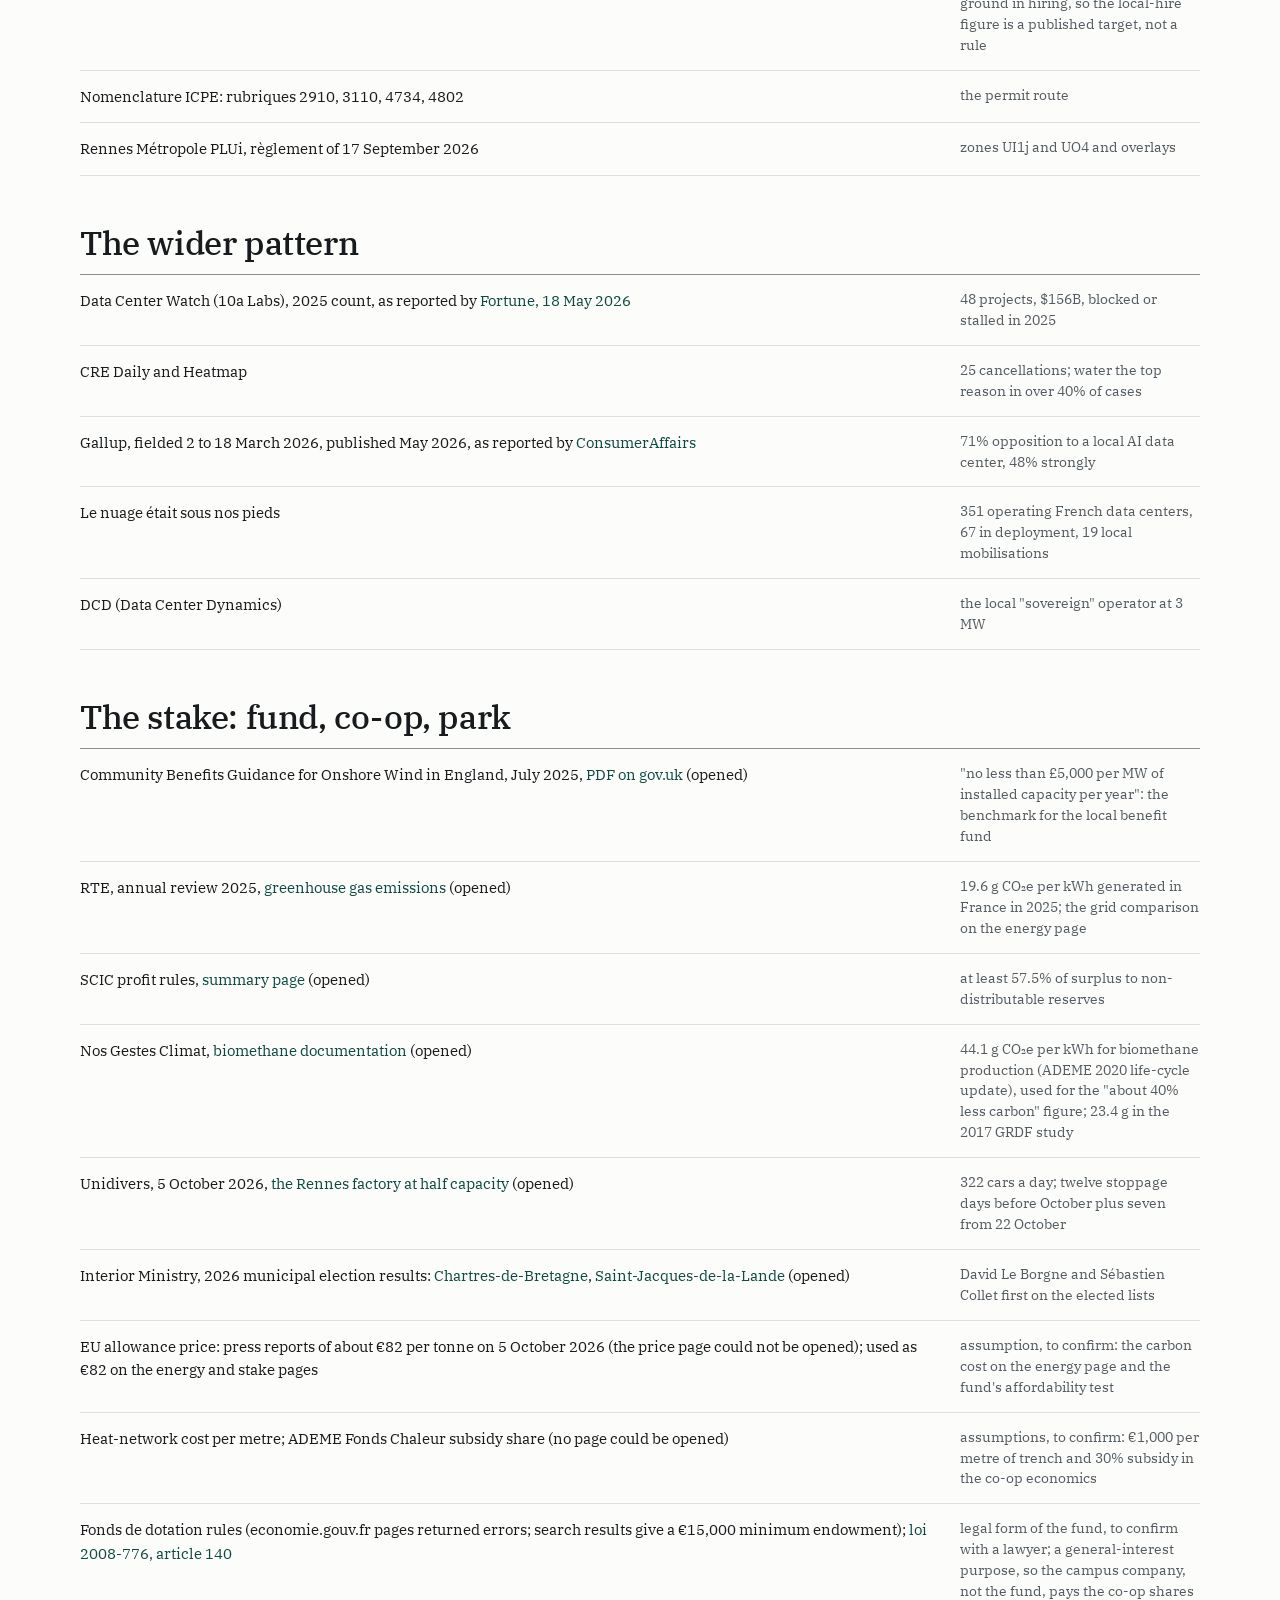
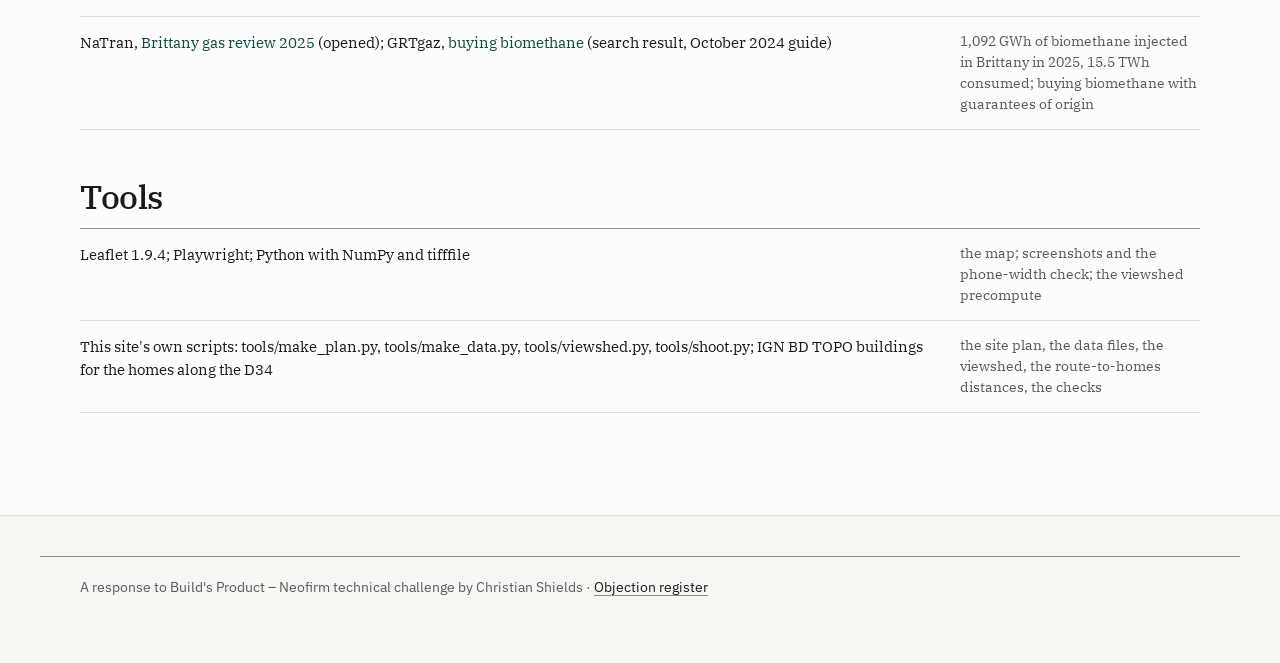
<file: sources.html>
<!doctype html>
<html lang="en">
<head>
<meta charset="utf-8">
<meta name="viewport" content="width=device-width, initial-scale=1, viewport-fit=cover">
<title>Sources · Les Forges de la Janais</title>
<meta name="description" content="Every source cited anywhere on this site, in one list, grouped by what it was used for.">
<link rel="preconnect" href="https://fonts.googleapis.com">
<link rel="stylesheet" href="https://fonts.googleapis.com/css2?family=Bricolage+Grotesque:opsz,wght@12..96,400..700&family=IBM+Plex+Sans:wght@400;500;600&family=IBM+Plex+Serif:ital,wght@0,400;0,500;0,600;1,400&display=swap">
<link rel="stylesheet" href="assets/site.css">
</head>
<body>
<header class="top">
  <div class="wrap">
    <a class="brand" href="index.html">Les Forges de la Janais <small>La Janais, Rennes</small></a>
    <nav class="menu" aria-label="Sections">
      <a href="process.html">Process</a>
      <a href="community-en.html">What the community sees</a>
      <a href="becomes.html">What it becomes</a>
    </nav>
  </div>
</header>

<section class="hero compact">
  <div class="wrap">
    <p class="place"><span class="dot" aria-hidden="true"></span> Sources · one list</p>
    <h1>Every number on this site, and where it comes from.</h1>
    <p class="lede">Site facts were checked by two independent passes on 18 to 21 October 2026. Where a figure is our own arithmetic from these sources it is labelled derived on the page that uses it. Links are given where the source is online and was read directly; the rest are named as cited in the permit files and press reports they come from. A few sources were read for background only; their figures do not appear on the other pages.</p>
  </div>
</section>

<section class="band surface">
  <div class="wrap">
    <h2>The brief</h2>
    <div class="srcs">
      <div><span>Build, "Product – Neofirm" technical challenge, <a href="https://build.inc/careers/product-neofirm">build.inc/careers/product-neofirm</a></span><span class="used">the brief, verbatim</span></div>
    </div>

    <h2 style="margin-top:48px">Site, land and neighbors</h2>
    <div class="srcs">
      <div><span>IGN cadastre via apicarto: <a href="https://apicarto.ign.fr/api/cadastre/parcelle?geom=%7B%22type%22%3A%22Point%22%2C%22coordinates%22%3A%5B-1.706889%2C48.060095%5D%7D">parcel at the project's coordinates</a>; parcels AC 0541, AC 0705, AC 0710 by section and number</span><span class="used">parcel AB 0097, the three lots, areas</span></div>
      <div><span>OpenStreetMap Nominatim, <a href="https://nominatim.openstreetmap.org/reverse?lat=48.060095&lon=-1.706889&format=json&zoom=18">reverse geocoding of the pin</a>; OSM residential land use and building footprints</span><span class="used">where the pin lands; distance to the school</span></div>
      <div><span>IGN géoplateforme: orthophotos (WMTS), <a href="https://data.geopf.fr/geocodage/search?q=rue%20du%20Manoir%20Saint-Jacques-de-la-Lande">geocoding</a>, RGE ALTI terrain model (WMS), BD TOPO roads (WFS) and residential buildings; May 2026 orthophoto</span><span class="used">the address tool: map, addresses, viewshed, construction route; distances from the lots and footprints to the nearest homes (2,618 residential buildings within about 2.5 km)</span></div>
      <div><span>geo.api.gouv.fr, commune contours and populations</span><span class="used">the three communes on the map</span></div>
      <div><span>LFRN (Rennes) plan de servitudes aéronautiques, indice 2, December 2021, <a href="https://www.ville-chateaugiron.fr/content/download/12203/186906/version/1/file/Note%20annexe.pdf">annex note</a></span><span class="used">45 m cap above 38.1 m NGF</span></div>
      <div><span>Géorisques: <a href="https://georisques.gouv.fr/api/v1/installations_classees?latlon=-1.706889,48.060095&rayon=1000">ICPE installations</a>, <a href="https://georisques.gouv.fr/api/v1/ssp/conclusions_sis?latlon=-1.706889,48.060095&rayon=1000">SIS</a>, <a href="https://fiches-risques.brgm.fr/georisques/casias/SSP3813924">CASIAS record of the closed service station</a>, <a href="https://georisques.gouv.fr/api/v1/gaspar/risques?latlon=-1.706889,48.060095&rayon=1000">GASPAR risks</a></span><span class="used">soil, the site's ICPE status, natural risks</span></div>
      <div><span>Rennes Métropole, <a href="https://rennes.osuny.org/media/download/eyJfcmFpbHMiOnsiZGF0YSI6IjMxYmU2YTMyLTA3ZmYtNDIxOS1hN2YwLTFjNGZmNmY4YjhkZiIsInB1ciI6ImJsb2JfaWQifX0=--53d4558295a43cd1e8e90f09c1cf29ca34b31b54">délibération de concertation</a> on the industrial development; PLUi via <a href="https://apicarto.ign.fr/api/gpu/zone-urba?geom=%7B%22type%22%3A%22Point%22%2C%22coordinates%22%3A%5B-1.706889%2C48.060095%5D%7D">apicarto GPU</a></span><span class="used">zone UI1j (the factory, AC 0541, AC 0710) and UO4 (AC 0705); soil and groundwater goals</span></div>
      <div><span>Rennes Métropole open data, <a href="https://data.rennesmetropole.fr/explore/dataset/zones_amenagement_concerte/">zones d'aménagement concerté</a></span><span class="used">AC 0705 lies inside the ZAC La Janais: 52 ha, created 5 April 2018, activities, development concession, closing 2032</span></div>
      <div><span>Base Adresse Nationale, <a href="https://api-adresse.data.gouv.fr/reverse/?lon=-1.725795&amp;lat=48.053122">reverse geocoding</a></span><span class="used">the names of the nearest homes: rue de la Pommerais, le Bois Noir, les Queniaux, la Monnerie</span></div>
      <div><span>Unidivers, <a href="https://unidivers.fr/batiment-78-janais-chartres-de-bretagne/">Bâtiment 78 at La Janais</a>; Unidivers, 5 October 2026, on the factory's activity (listed below)</span><span class="used">the incubator and its heat connection; plant at about 50% capacity, 322 cars a day, 19 stoppage days</span></div>
      <div><span>Ouest-France, reporting on the La Janais site and the collective "Le nuage était sous nos pieds"</span><span class="used">history, politics, opposition</span></div>
      <div><span>INSEE; <a href="https://www.villesavivre.fr/noyal-chatillon-sur-seiche-35206/">villesavivre.fr</a>; <a href="https://datan.fr/elections/resultats/ille-et-vilaine-35/ville_noyal-chatillon-sur-seiche">datan.fr</a></span><span class="used">populations, housing mix, the 2026 municipal result</span></div>
      <div><span>KizerGrid (no public link; cited from the research notes)</span><span class="used">the site's roughly 146 ha footprint</span></div>
    </div>

    <h2 style="margin-top:48px">Energy, grid and heat</h2>
    <div class="srcs">
      <div><span>Insee Conjoncture Bretagne n° 54, Bilan économique 2024, June 2025, <a href="https://www.insee.fr/fr/statistiques/8582664">insee.fr/fr/statistiques/8582664</a></span><span class="used">31% coverage; 21.6 TWh consumed, 6.7 TWh produced</span></div>
      <div><span>ENGIE Solutions, <a href="https://www.engie-solutions.com/sites/default/files/assets/2023-10/cp_biomasse_stellantis_engie_solutions_2510_valid_stellantis_ok.pdf">press release on the La Janais biomass boiler</a>, 25 October 2023</span><span class="used">8 MW, 3 km, 11 substations, 30 GWh for about 3,000 homes</span></div>
      <div><span>Phase 1 public buildings: the Éducation nationale <a href="https://data.education.gouv.fr/explore/dataset/fr-en-annuaire-education/">school directory</a>; the <a href="https://equipements.sports.gouv.fr/explore/dataset/data-es/">Data ES sports-facilities register</a>; the FINESS care-home register via <a href="https://www.pour-les-personnes-agees.gouv.fr/">pour-les-personnes-agees.gouv.fr</a>; IGN BD TOPO building footprints</span><span class="used">eight public buildings within about 2 km of the lots; heat use from floor area at 100 to 250 kWh/m² a year (assumption), 2 to 5 GWh</span></div>
      <div><span>Power Technology, <a href="https://power-technology.com/data-insights/power-plant-profile-landivisiau-gas-fired-power-plant-france">Landivisiau gas-fired power plant profile</a>; Enerdata on its commissioning</span><span class="used">446 MW comparable, about €450M, contested for years, running since 2022</span></div>
      <div><span>AMORCE, enquête sur le prix de vente de la chaleur, 2024 edition (members-only publication; figure taken from the research notes)</span><span class="used">€104.7/MWh network price before tax, about €110.5 with 5.5% VAT; AMORCE's own gas comparison €130/MWh all in</span></div>
      <div><span>ADEME, Base Empreinte, <a href="https://base-empreinte.ademe.fr/">base-empreinte.ademe.fr</a></span><span class="used">natural gas 0.227 t CO₂e per MWh (lower heating value), upstream included</span></div>
      <div><span>Effy, <a href="https://www.effy.fr/magazine/quelle-evolution-pour-vos-factures-denergie-un-an">average energy bills, 2025</a></span><span class="used">€1,512 for 14,000 kWh of gas, €108/MWh all in: the gas baseline for every saving</span></div>
      <div><span>OpenStreetMap, 90 kV substation and lines</span><span class="used">Poste électrique La Janais; lines to Noyal and Belle-Épine</span></div>
      <div><span>pss-archi forum</span><span class="used">a reported renewable developer at La Janais; unconfirmed, flagged as such</span></div>
    </div>

    <h2 style="margin-top:48px">Water, noise, generators, refrigerants</h2>
    <div class="srcs">
      <div><span>Préfecture d'Ille-et-Vilaine, drought orders 2022, 2023, June 2026</span><span class="used">drought history; crisis level October 2022</span></div>
      <div><span>CyrusOne Wissous, ICPE file (no public link; cited from the research notes)</span><span class="used">850 m³ a year at 60 MW; 24 generators, 815 m³ of tanks, 371 test hours</span></div>
      <div><span>Telehouse Marseille, permit file (no public link; cited from the research notes)</span><span class="used">250 m³ a year; acoustic study; follow-up committees</span></div>
      <div><span>Arrêté du 23 janvier 1997 relatif à la limitation des bruits émis dans l'environnement par les installations classées (Légifrance); summarised by Venathec (no public link; cited from the research notes)</span><span class="used">émergence cap at night: 3 dB(A) where the background is above 45 dB(A), 4 dB(A) between 35 and 45</span></div>
      <div><span>Olds noise impact assessment, 2026 (no public link; cited from the research notes)</span><span class="used">72 dB(A) unmitigated at 290 m, 51 after controls; scales to about 48 dB(A) at 400 m, the nearest façade, so the campus must be about 8 dB(A) quieter (derived)</span></div>
      <div><span>World Health Organization, night noise guidelines for Europe</span><span class="used">40 dB(A) night guideline</span></div>
      <div><span>Hellowatt, <a href="https://www.hellowatt.fr/blog/bourget-data-center-petition/">on the Le Bourget petition</a></span><span class="used">33 generators, 1.7 million litres of fuel, 18,000 signatures</span></div>
      <div><span>MRAe, opinion on Interxion La Courneuve, <a href="https://www.drieat.ile-de-france.developpement-durable.gouv.fr/IMG/pdf/Avis_de_l_AE_-_Demande_d_exploitation_et_d_extention_du_Datacenter_Interxion_Par_7_-_La_Courneuve.pdf">DRIEAT</a></span><span class="used">refrigerants; ICPE autorisation with impact study for 80 MWth of generators</span></div>
      <div><span>Politis, on the Fouju campus</span><span class="used">refrigerant leaks cited at 15 t a year</span></div>
    </div>

    <h2 style="margin-top:48px">Jobs, traffic, tax, property values</h2>
    <div class="srcs">
      <div><span>Digital Realty, Marseille MRS5, <a href="https://www.debatpublic.fr/sites/default/files/2025-07/FBP-CA102-Digital-Realty.pdf">CNDP file</a> and <a href="https://go2.digitalrealty.com/rs/087-YZJ-646/images/Infographic_Digital_Realty_2403_%20MRS5_FR.pdf">project sheet</a></span><span class="used">the 1:4 direct-to-supported jobs ratio</span></div>
      <div><span>Cortex Construct (no public link; cited from the research notes)</span><span class="used">800 to 1,500 construction workers at peak</span></div>
      <div><span>Willow Lakes traffic report, ITE trip rates (no public link; cited from the research notes)</span><span class="used">0.73 trips per 1,000 sq ft; about 300 trips a day on 39,600 m² of building floor (derived)</span></div>
      <div><span>Fiscallia (no public link; cited from the research notes); code général des impôts art. 1382-11°</span><span class="used">taxe foncière and CFE method; about €8 to 10M a year (derived)</span></div>
      <div><span>Capital cost basis (derived, no single source): buildings €8 to 10M per MW, the power station about €1M per MW, the battery about €300 per kWh</span><span class="used">about €1.1 to 1.3B in all; €600 to 700M of taxable buildings and fixed works</span></div>
      <div><span>Princeton senior thesis, April 2026, <a href="https://theses-dissertations.princeton.edu/entities/publication/f5612f3e-e79f-45b3-93f3-5f38e4c97f11">data centers and housing in Virginia and Texas</a></span><span class="used">pooled price effect small and statistically indistinguishable from zero</span></div>
      <div><span>National Association of Realtors, Data Center Impact Report, September 2026, <a href="https://www.nar.realtor/research-summit-data-centers-real-estate">nar.realtor</a></span><span class="used">county-level correlation; agents split 25% positive to 22% negative</span></div>
    </div>

    <h2 style="margin-top:48px">Permits and law</h2>
    <div class="srcs">
      <div><span>Décret 2021-1000; CNDP, <a href="https://www.debatpublic.fr/sites/default/files/2026-08/CNDP-Reunion-Express-Saisine.pdf">guidance on referral</a>, August 2026; <a href="https://www.consultations-publiques.developpement-durable.gouv.fr/IMG/pdf/projet_decret_projets_industriels_cndp_03122024.pdf">draft decree of December 2024</a></span><span class="used">€600M and €300M thresholds; the open question of applicability</span></div>
      <div><span>Loi 2026-403 of 26 May 2026, article 35: <a href="https://blog.landot-avocats.net/2026/05/27/loi-de-simplification-de-la-vie-economique-les-apports-en-droit-de-lurbanisme-et-de-la-construction/">Landot avocats</a>; <a href="https://www.weka.fr/actualite/?p=200994">Weka</a>; Gossement avocats</span><span class="used">PINM designation, water-stress refusal; no non-EU operator exclusion in the enacted text</span></div>
      <div><span>Maire-info, <a href="https://www.maire-info.com/intelligence-artificielle-le-senat-plaide-pour-une-politique-dimplantation-des-centres-de-donnees-dynamique-mais-raisonnee-article-31101">23 September 2026</a>; <a href="https://kohenavocats.com/loi-simplification-vie-economique-2026-permis-datacenters-antennes-raccordement-recours/">Kohen avocats</a> (opened)</span><span class="used">the agreement of the mayor or EPCI president before the State changes the local plan for a PINM data center</span></div>
      <div><span>Banque des Territoires, <a href="https://www.banquedesterritoires.fr/datacenters-le-senat-adopte-une-proposition-de-loi-allegee-renvoyant-lessentiel-aux-textes-en-cours">the Senate data-center bill</a> (opened)</span><span class="used">rejected in committee 25 February 2026, adopted without its charges 25 March 2026, sent to the Assemblée nationale 26 March</span></div>
      <div><span>Code du travail, <a href="https://code.travail.gouv.fr/code-du-travail/l1132-1">L1132-1</a> (opened) and L1133-5</span><span class="used">place of residence is a protected ground in hiring, so the local-hire figure is a published target, not a rule</span></div>
      <div><span>Nomenclature ICPE: rubriques 2910, 3110, 4734, 4802</span><span class="used">the permit route</span></div>
      <div><span>Rennes Métropole PLUi, règlement of 17 September 2026</span><span class="used">zones UI1j and UO4 and overlays</span></div>
    </div>

    <h2 style="margin-top:48px">The wider pattern</h2>
    <div class="srcs">
      <div><span>Data Center Watch (10a Labs), 2025 count, as reported by <a href="https://fortune.com/2026/05/18/communities-are-blocking-billions-in-data-centers-big-tech-has-wagered-1-trillion-otherwise/">Fortune, 18 May 2026</a></span><span class="used">48 projects, $156B, blocked or stalled in 2025</span></div>
      <div><span>CRE Daily and Heatmap</span><span class="used">25 cancellations; water the top reason in over 40% of cases</span></div>
      <div><span>Gallup, fielded 2 to 18 March 2026, published May 2026, as reported by <a href="https://www.consumeraffairs.com/news/gallup-poll-finds-strong-opposition-to-local-data-centers-051426.html">ConsumerAffairs</a></span><span class="used">71% opposition to a local AI data center, 48% strongly</span></div>
      <div><span>Le nuage était sous nos pieds</span><span class="used">351 operating French data centers, 67 in deployment, 19 local mobilisations</span></div>
      <div><span>DCD (Data Center Dynamics)</span><span class="used">the local "sovereign" operator at 3 MW</span></div>
    </div>

    <h2 style="margin-top:48px">The stake: fund, co-op, park</h2>
    <div class="srcs">
      <div><span>Community Benefits Guidance for Onshore Wind in England, July 2025, <a href="https://assets.publishing.service.gov.uk/government/uploads/system/uploads/attachment_data/file/1040627/community-engagement-and-benefits-from-onshore-wind.pdf">PDF on gov.uk</a> (opened)</span><span class="used">"no less than £5,000 per MW of installed capacity per year": the benchmark for the local benefit fund</span></div>
      <div><span>RTE, annual review 2025, <a href="https://analysesetdonnees.rte-france.com/en/annual-review-2025/ghg-emissions">greenhouse gas emissions</a> (opened)</span><span class="used">19.6 g CO₂e per kWh generated in France in 2025; the grid comparison on the energy page</span></div>
      <div><span>SCIC profit rules, <a href="https://www.petite-entreprise.net/P-1618-134-G1-la-societe-cooperative-d-interet-collectif-scic.html">summary page</a> (opened)</span><span class="used">at least 57.5% of surplus to non-distributable reserves</span></div>
      <div><span>Nos Gestes Climat, <a href="https://nosgestesclimat.fr/en/documentation/logement/chauffage/biogaz">biomethane documentation</a> (opened)</span><span class="used">44.1 g CO₂e per kWh for biomethane production (ADEME 2020 life-cycle update), used for the "about 40% less carbon" figure; 23.4 g in the 2017 GRDF study</span></div>
      <div><span>Unidivers, 5 October 2026, <a href="https://unidivers.fr/rennes-stellantis-usine/">the Rennes factory at half capacity</a> (opened)</span><span class="used">322 cars a day; twelve stoppage days before October plus seven from 22 October</span></div>
      <div><span>Interior Ministry, 2026 municipal election results: <a href="https://www.resultats-elections.interieur.gouv.fr/municipales2026/ensemble_geographique/53/35/35066/nouvelle_assemblee/index.html">Chartres-de-Bretagne</a>, <a href="https://www.resultats-elections.interieur.gouv.fr/municipales2026/ensemble_geographique/53/35/35281/nouvelle_assemblee/index.html">Saint-Jacques-de-la-Lande</a> (opened)</span><span class="used">David Le Borgne and Sébastien Collet first on the elected lists</span></div>
      <div><span>EU allowance price: press reports of about €82 per tonne on 5 October 2026 (the price page could not be opened); used as €82 on the energy and stake pages</span><span class="used">assumption, to confirm: the carbon cost on the energy page and the fund's affordability test</span></div>
      <div><span>Heat-network cost per metre; ADEME Fonds Chaleur subsidy share (no page could be opened)</span><span class="used">assumptions, to confirm: €1,000 per metre of trench and 30% subsidy in the co-op economics</span></div>
      <div><span>Fonds de dotation rules (economie.gouv.fr pages returned errors; search results give a €15,000 minimum endowment); <a href="https://www.legifrance.gouv.fr/loda/article_lc/LEGIARTI000038610543">loi 2008-776, article 140</a></span><span class="used">legal form of the fund, to confirm with a lawyer; a general-interest purpose, so the campus company, not the fund, pays the co-op shares</span></div>
      <div><span>NaTran, <a href="https://www.natrangroupe.com/sites/default/files/co/consommation-gaz-2025-bretagne-19052026-v2.pdf">Brittany gas review 2025</a> (opened); GRTgaz, <a href="https://grtgaz.com/sites/default/files/ac/achat-biomethane-1-prerequis-octobre2024.pdf">buying biomethane</a> (search result, October 2024 guide)</span><span class="used">1,092 GWh of biomethane injected in Brittany in 2025, 15.5 TWh consumed; buying biomethane with guarantees of origin</span></div>
    </div>

    <h2 style="margin-top:48px">Tools</h2>
    <div class="srcs">
      <div><span>Leaflet 1.9.4; Playwright; Python with NumPy and tifffile</span><span class="used">the map; screenshots and the phone-width check; the viewshed precompute</span></div>
      <div><span>This site's own scripts: tools/make_plan.py, tools/make_data.py, tools/viewshed.py, tools/shoot.py; IGN BD TOPO buildings for the homes along the D34</span><span class="used">the site plan, the data files, the viewshed, the route-to-homes distances, the checks</span></div>
    </div>
  </div>
</section>

<footer>
  <div class="wrap">
    <p>A response to Build's Product – Neofirm technical challenge by Christian Shields · <a href="register.html">Objection register</a></p>
  </div>
</footer>
</body>
</html>
</file>
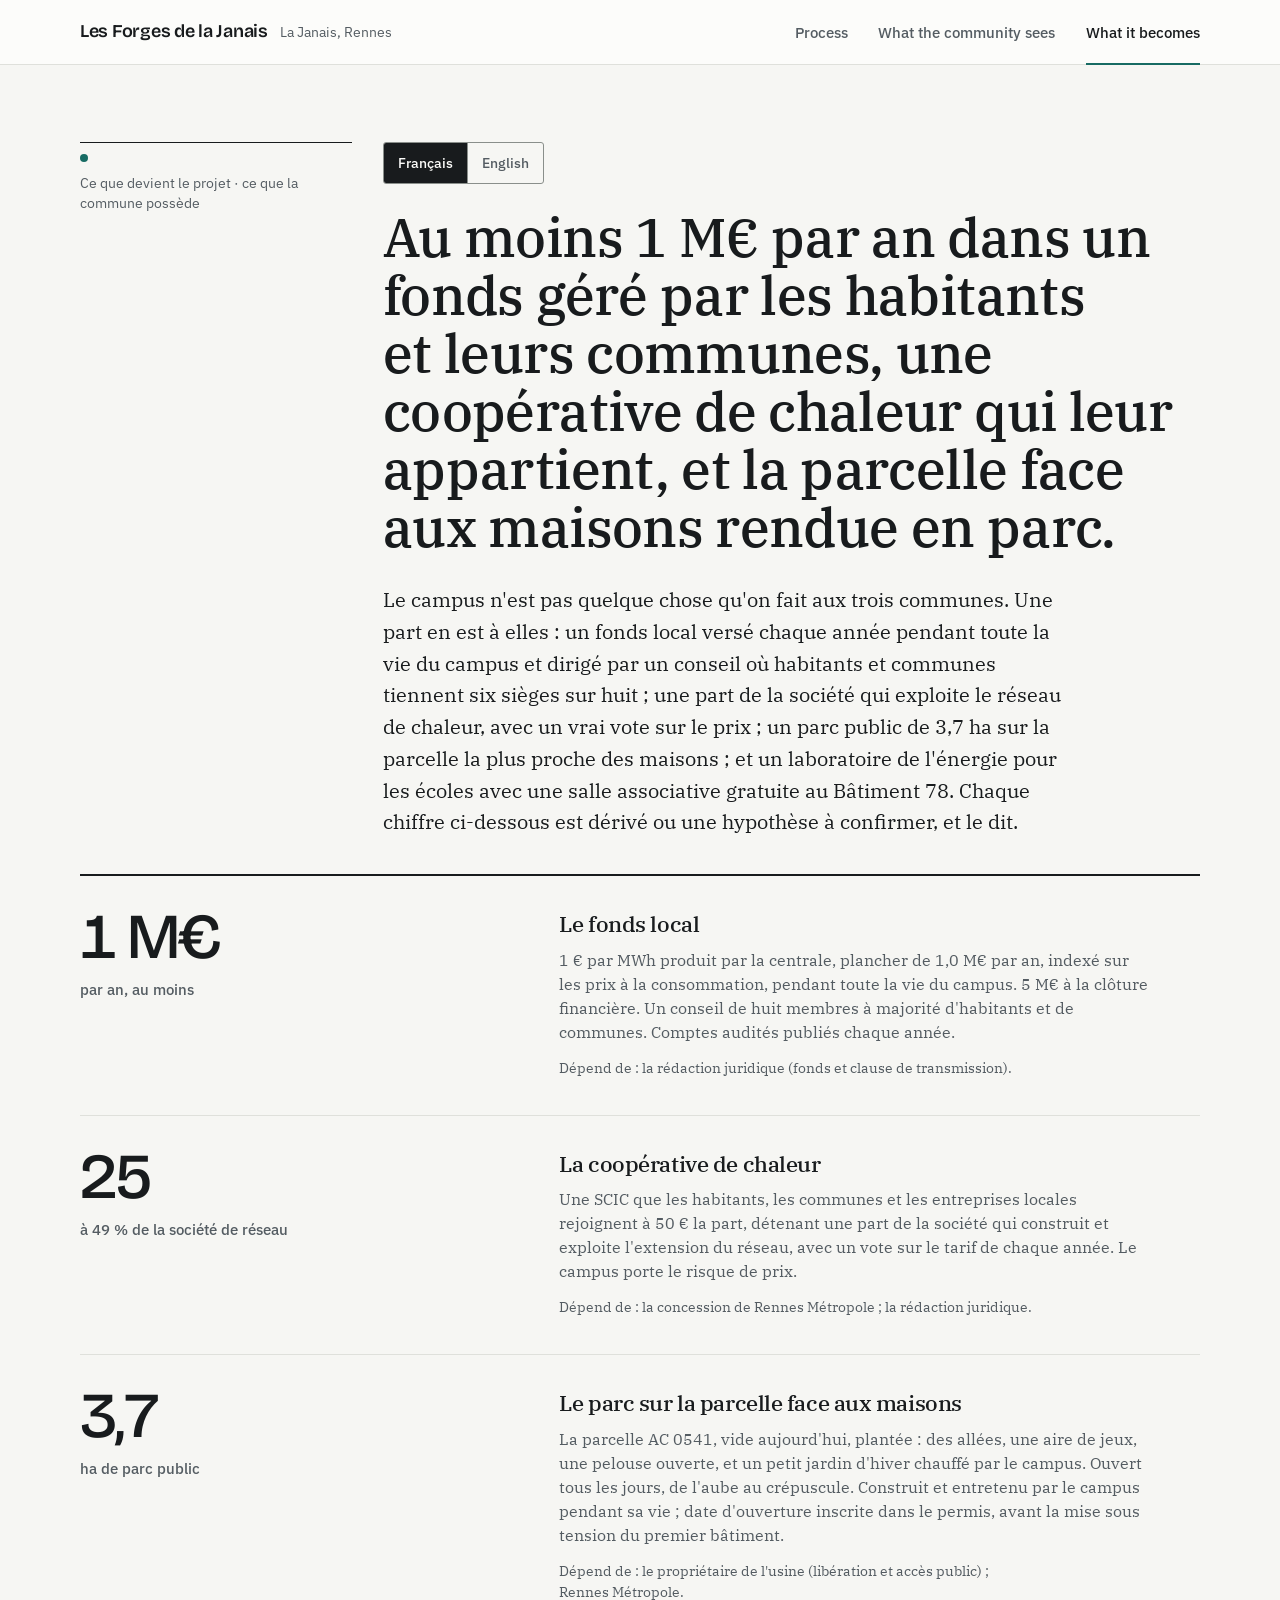
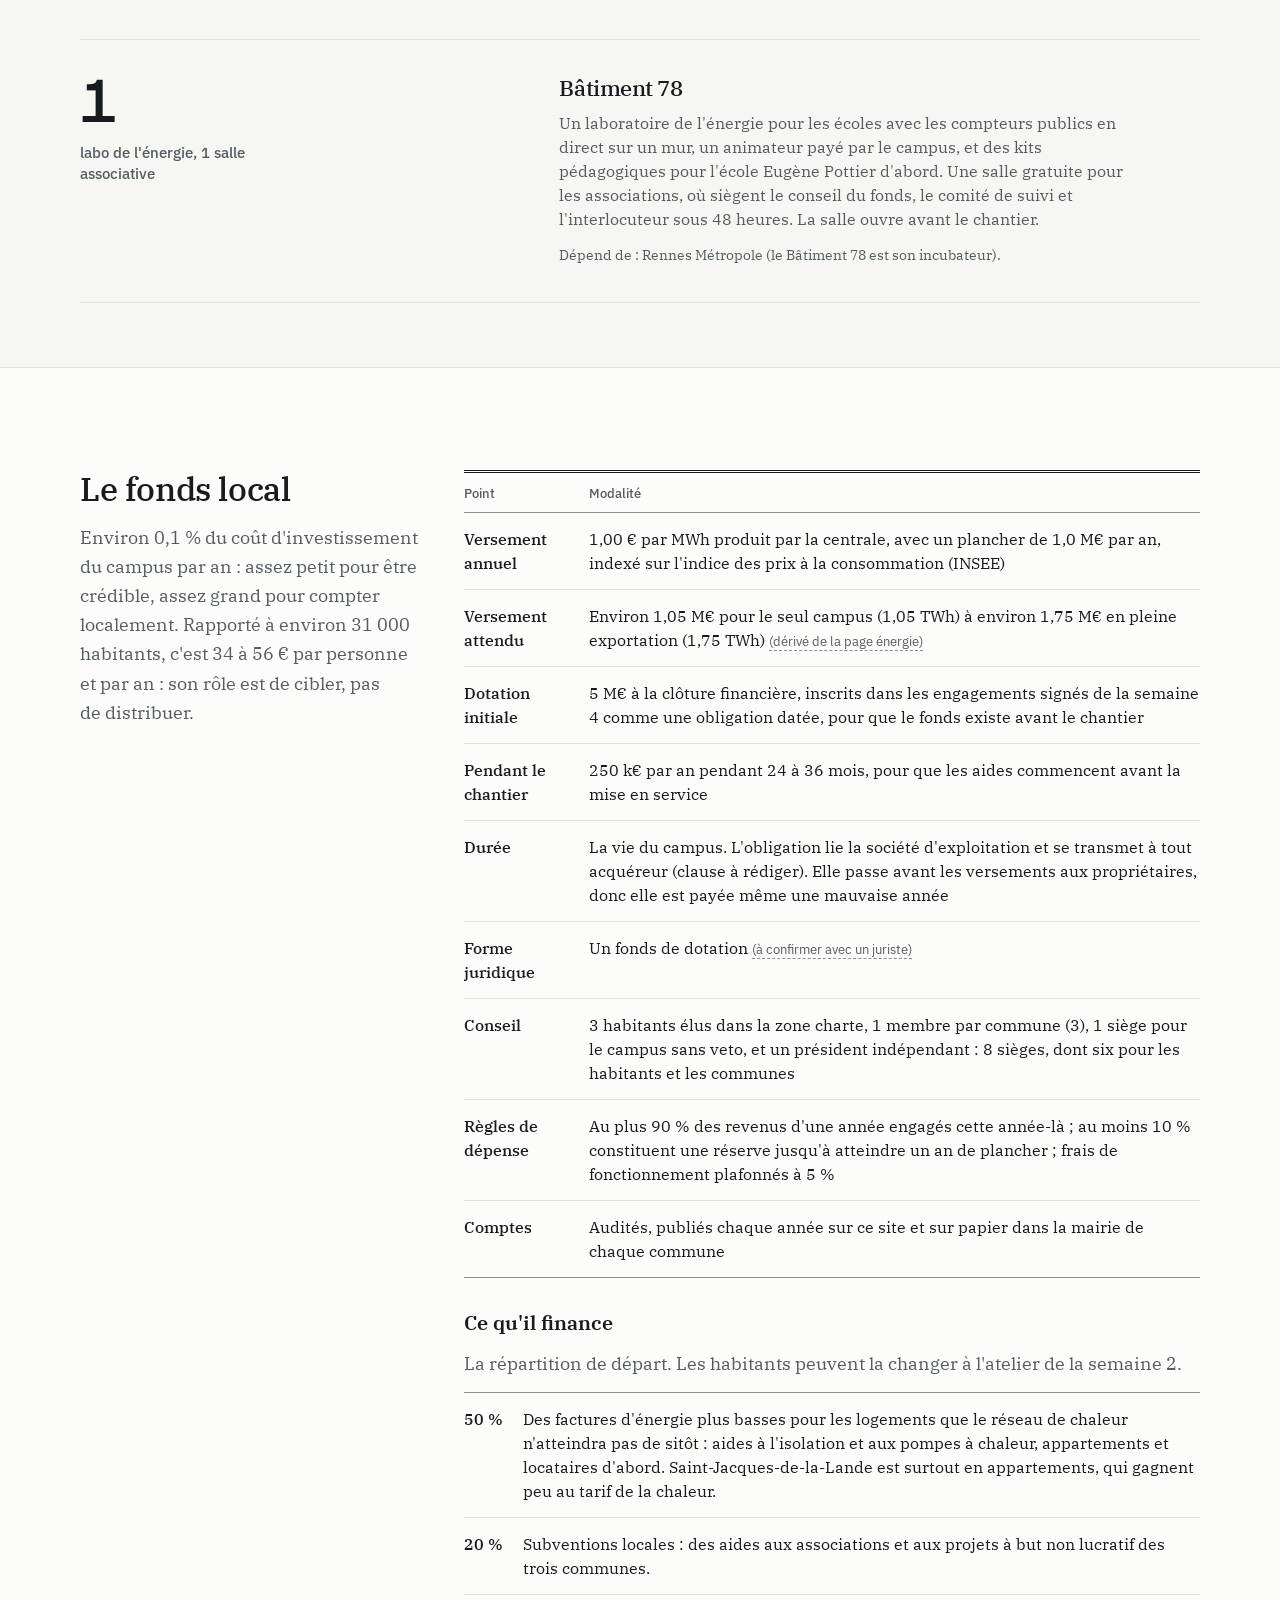
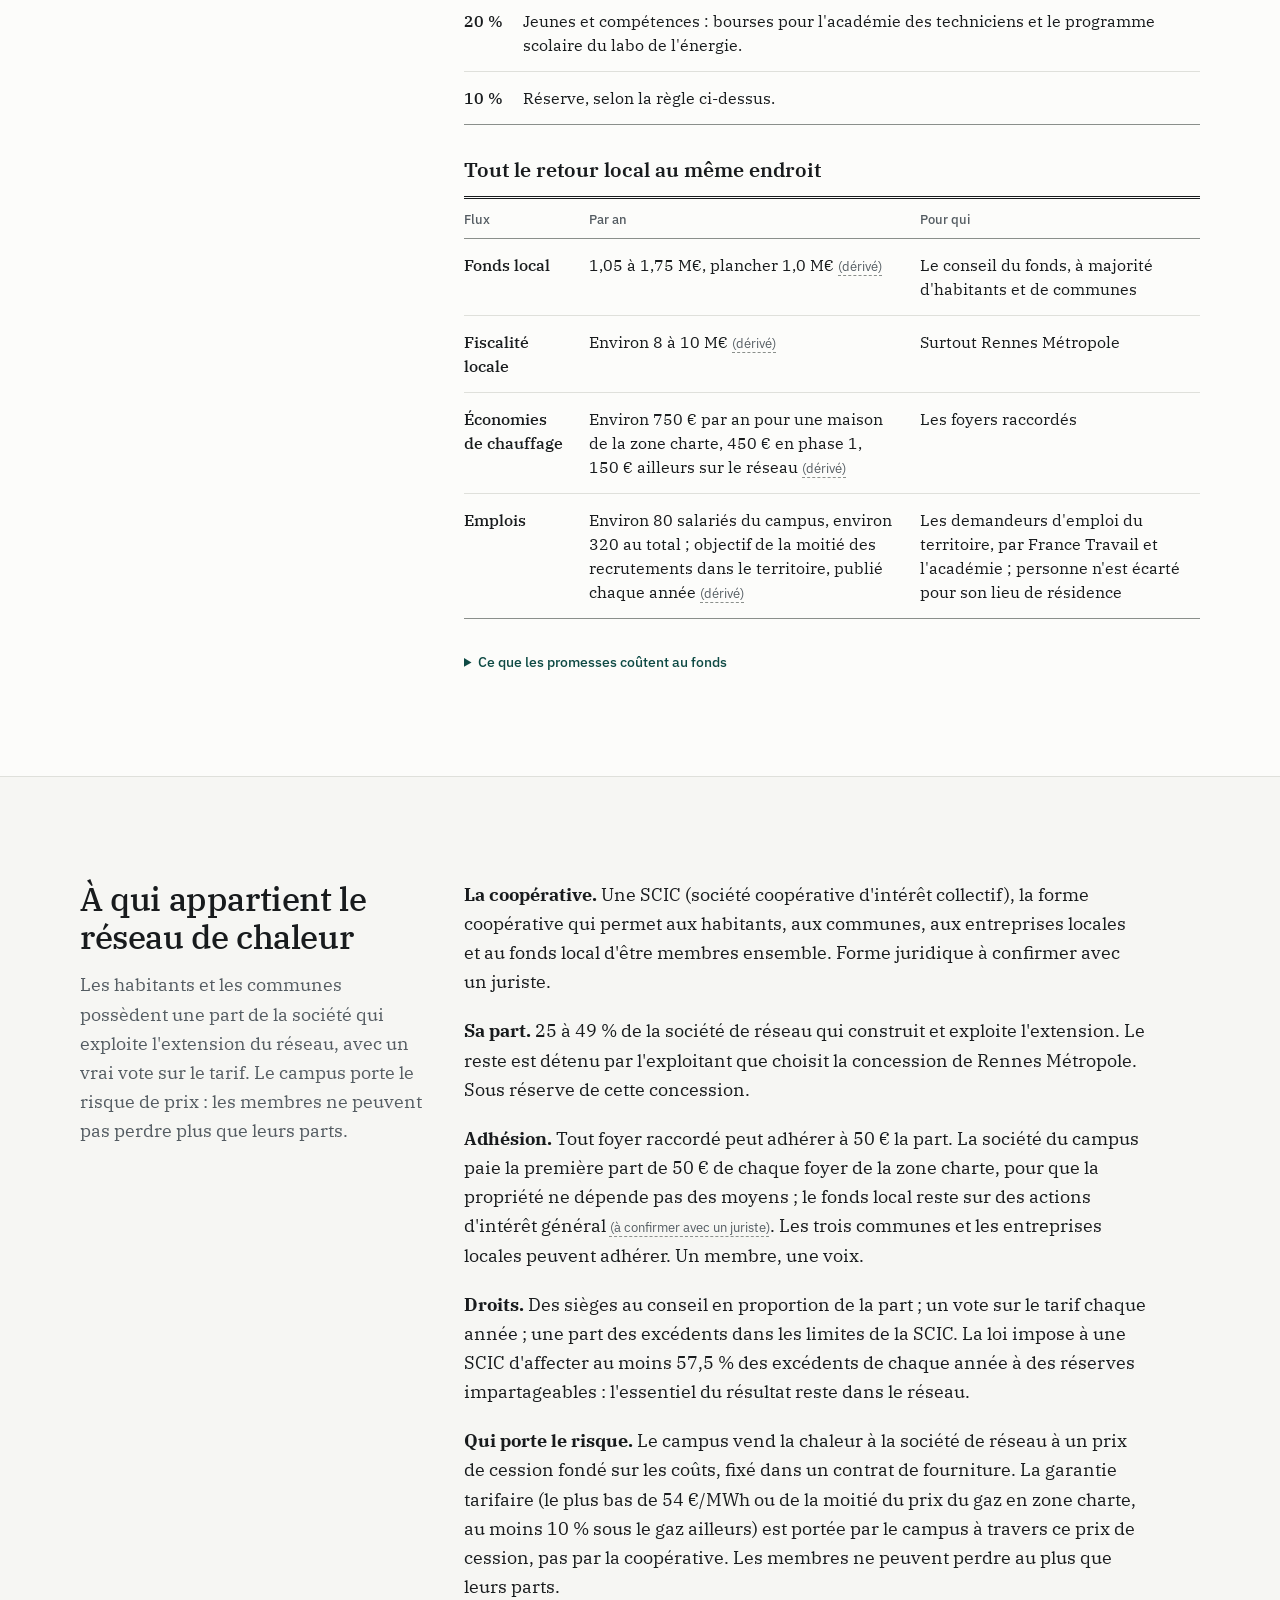
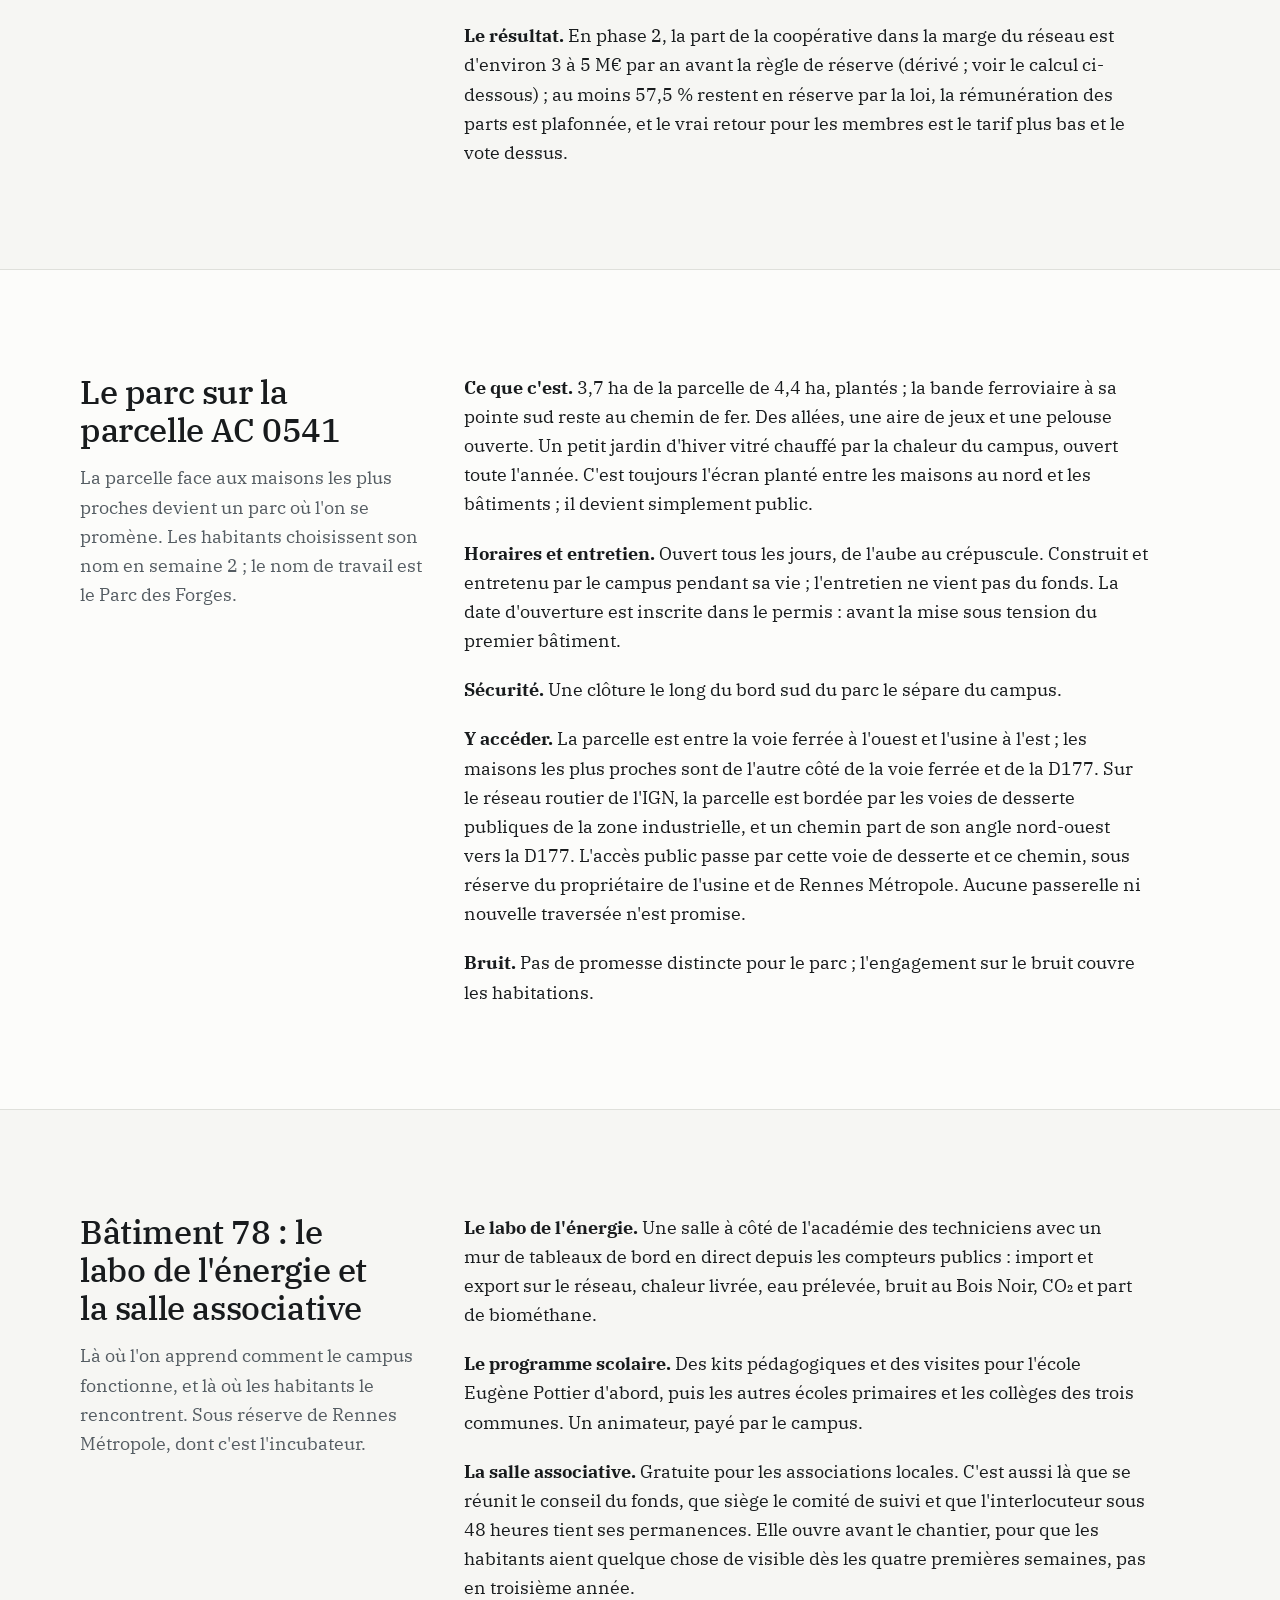
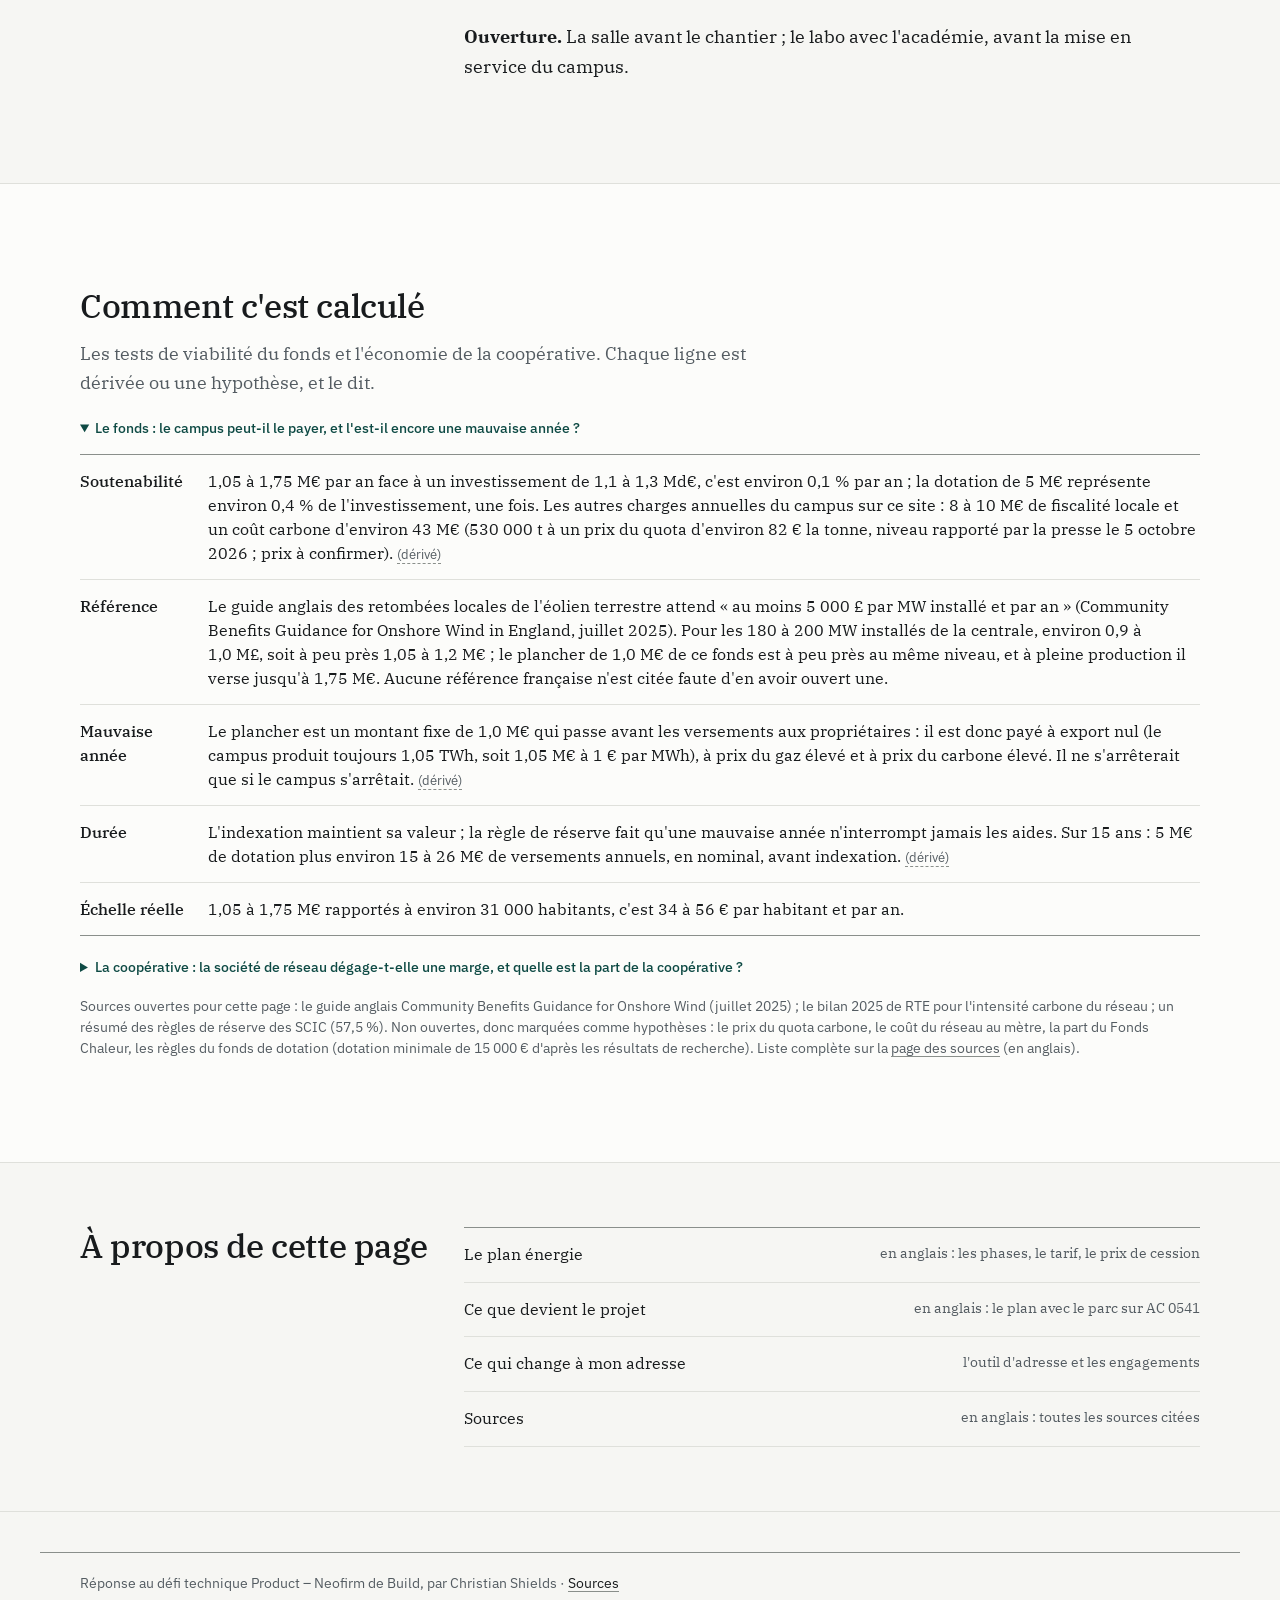
<file: stake-fr.html>
<!doctype html>
<html lang="fr">
<head>
<meta charset="utf-8">
<meta name="viewport" content="width=device-width, initial-scale=1, viewport-fit=cover">
<title>Ce que la commune possède · Les Forges de la Janais</title>
<meta name="description" content="Un fonds local géré par les habitants et leurs communes, une coopérative de chaleur que les habitants et les communes possèdent, un parc public sur la parcelle face aux maisons, et un laboratoire de l'énergie pour les écoles avec une salle associative au Bâtiment 78.">
<link rel="preconnect" href="https://fonts.googleapis.com">
<link rel="stylesheet" href="https://fonts.googleapis.com/css2?family=Bricolage+Grotesque:opsz,wght@12..96,400..700&family=IBM+Plex+Sans:wght@400;500;600&family=IBM+Plex+Serif:ital,wght@0,400;0,500;0,600;1,400&display=swap">
<link rel="stylesheet" href="assets/site.css">
</head>
<body>
<header class="top">
  <div class="wrap">
    <a class="brand" href="index.html">Les Forges de la Janais <small>La Janais, Rennes</small></a>
    <nav class="menu" aria-label="Sections">
      <a href="process.html">Process</a>
      <a href="community-en.html">What the community sees</a>
      <a href="becomes.html" aria-current="page">What it becomes</a>
    </nav>
  </div>
</header>

<section class="hero compact">
  <div class="wrap">
    <nav class="lang" aria-label="Langue"><a href="stake-fr.html" aria-current="page" lang="fr">Français</a><a href="stake.html" lang="en" hreflang="en">English</a></nav>
    <p class="place"><span class="dot" aria-hidden="true"></span> Ce que devient le projet · ce que la commune possède</p>
    <h1>Au moins 1&nbsp;M€ par an dans un fonds géré par les habitants et leurs communes, une coopérative de chaleur qui leur appartient, et la parcelle face aux maisons rendue en parc.</h1>
    <p class="lede">Le campus n'est pas quelque chose qu'on fait aux trois communes. Une part en est à elles&nbsp;: un fonds local versé chaque année pendant toute la vie du campus et dirigé par un conseil où habitants et communes tiennent six sièges sur huit&nbsp;; une part de la société qui exploite le réseau de chaleur, avec un vrai vote sur le prix&nbsp;; un parc public de 3,7 ha sur la parcelle la plus proche des maisons&nbsp;; et un laboratoire de l'énergie pour les écoles avec une salle associative gratuite au Bâtiment 78. Chaque chiffre ci-dessous est dérivé ou une hypothèse à confirmer, et le dit.</p>
    <div class="stake" style="margin-top:36px">
      <div><div class="big">1&nbsp;M€<span class="u">par an, au moins</span></div><h3>Le fonds local</h3><p>1&nbsp;€ par MWh produit par la centrale, plancher de 1,0&nbsp;M€ par an, indexé sur les prix à la consommation, pendant toute la vie du campus. 5&nbsp;M€ à la clôture financière. Un conseil de huit membres à majorité d'habitants et de communes. Comptes audités publiés chaque année.</p><p class="dep">Dépend de&nbsp;: la rédaction juridique (fonds et clause de transmission).</p></div>
      <div><div class="big">25<span class="u">à 49&nbsp;% de la société de réseau</span></div><h3>La coopérative de chaleur</h3><p>Une SCIC que les habitants, les communes et les entreprises locales rejoignent à 50&nbsp;€ la part, détenant une part de la société qui construit et exploite l'extension du réseau, avec un vote sur le tarif de chaque année. Le campus porte le risque de prix.</p><p class="dep">Dépend de&nbsp;: la concession de Rennes Métropole&nbsp;; la rédaction juridique.</p></div>
      <div><div class="big">3,7<span class="u">ha de parc public</span></div><h3>Le parc sur la parcelle face aux maisons</h3><p>La parcelle AC 0541, vide aujourd'hui, plantée&nbsp;: des allées, une aire de jeux, une pelouse ouverte, et un petit jardin d'hiver chauffé par le campus. Ouvert tous les jours, de l'aube au crépuscule. Construit et entretenu par le campus pendant sa vie&nbsp;; date d'ouverture inscrite dans le permis, avant la mise sous tension du premier bâtiment.</p><p class="dep">Dépend de&nbsp;: le propriétaire de l'usine (libération et accès public)&nbsp;; Rennes Métropole.</p></div>
      <div><div class="big">1<span class="u">labo de l'énergie, 1 salle associative</span></div><h3>Bâtiment 78</h3><p>Un laboratoire de l'énergie pour les écoles avec les compteurs publics en direct sur un mur, un animateur payé par le campus, et des kits pédagogiques pour l'école Eugène Pottier d'abord. Une salle gratuite pour les associations, où siègent le conseil du fonds, le comité de suivi et l'interlocuteur sous 48 heures. La salle ouvre avant le chantier.</p><p class="dep">Dépend de&nbsp;: Rennes Métropole (le Bâtiment 78 est son incubateur).</p></div>
    </div>
  </div>
</section>

<section class="band surface" id="fund">
  <div class="wrap split">
    <div>
      <h2>Le fonds local</h2>
      <p class="intro">Environ 0,1&nbsp;% du coût d'investissement du campus par an&nbsp;: assez petit pour être crédible, assez grand pour compter localement. Rapporté à environ 31&nbsp;000 habitants, c'est 34 à 56&nbsp;€ par personne et par an&nbsp;: son rôle est de cibler, pas de distribuer.</p>
    </div>
    <div class="tablewrap">
      <table class="data">
        <thead><tr><th>Point</th><th>Modalité</th></tr></thead>
        <tbody>
          <tr><td>Versement annuel</td><td>1,00&nbsp;€ par MWh produit par la centrale, avec un plancher de 1,0&nbsp;M€ par an, indexé sur l'indice des prix à la consommation (INSEE)</td></tr>
          <tr><td>Versement attendu</td><td>Environ 1,05&nbsp;M€ pour le seul campus (1,05 TWh) à environ 1,75&nbsp;M€ en pleine exportation (1,75 TWh) <span class="derived">(dérivé de la page énergie)</span></td></tr>
          <tr><td>Dotation initiale</td><td>5&nbsp;M€ à la clôture financière, inscrits dans les engagements signés de la semaine 4 comme une obligation datée, pour que le fonds existe avant le chantier</td></tr>
          <tr><td>Pendant le chantier</td><td>250&nbsp;k€ par an pendant 24 à 36 mois, pour que les aides commencent avant la mise en service</td></tr>
          <tr><td>Durée</td><td>La vie du campus. L'obligation lie la société d'exploitation et se transmet à tout acquéreur (clause à rédiger). Elle passe avant les versements aux propriétaires, donc elle est payée même une mauvaise année</td></tr>
          <tr><td>Forme juridique</td><td>Un fonds de dotation <span class="derived">(à confirmer avec un juriste)</span></td></tr>
          <tr><td>Conseil</td><td>3 habitants élus dans la zone charte, 1 membre par commune (3), 1 siège pour le campus sans veto, et un président indépendant&nbsp;: 8 sièges, dont six pour les habitants et les communes</td></tr>
          <tr><td>Règles de dépense</td><td>Au plus 90&nbsp;% des revenus d'une année engagés cette année-là&nbsp;; au moins 10&nbsp;% constituent une réserve jusqu'à atteindre un an de plancher&nbsp;; frais de fonctionnement plafonnés à 5&nbsp;%</td></tr>
          <tr><td>Comptes</td><td>Audités, publiés chaque année sur ce site et sur papier dans la mairie de chaque commune</td></tr>
        </tbody>
      </table>
      <h3 style="margin-top:32px">Ce qu'il finance</h3>
      <p class="intro">La répartition de départ. Les habitants peuvent la changer à l'atelier de la semaine 2.</p>
      <table class="data" style="margin-top:14px">
        <tbody>
          <tr><td>50&nbsp;%</td><td>Des factures d'énergie plus basses pour les logements que le réseau de chaleur n'atteindra pas de sitôt&nbsp;: aides à l'isolation et aux pompes à chaleur, appartements et locataires d'abord. Saint-Jacques-de-la-Lande est surtout en appartements, qui gagnent peu au tarif de la chaleur.</td></tr>
          <tr><td>20&nbsp;%</td><td>Subventions locales&nbsp;: des aides aux associations et aux projets à but non lucratif des trois communes.</td></tr>
          <tr><td>20&nbsp;%</td><td>Jeunes et compétences&nbsp;: bourses pour l'académie des techniciens et le programme scolaire du labo de l'énergie.</td></tr>
          <tr><td>10&nbsp;%</td><td>Réserve, selon la règle ci-dessus.</td></tr>
        </tbody>
      </table>
      <h3 style="margin-top:32px">Tout le retour local au même endroit</h3>
      <table class="data" style="margin-top:14px">
        <thead><tr><th>Flux</th><th>Par an</th><th>Pour qui</th></tr></thead>
        <tbody>
          <tr><td>Fonds local</td><td>1,05 à 1,75&nbsp;M€, plancher 1,0&nbsp;M€ <span class="derived">(dérivé)</span></td><td>Le conseil du fonds, à majorité d'habitants et de communes</td></tr>
          <tr><td>Fiscalité locale</td><td>Environ 8 à 10&nbsp;M€ <span class="derived">(dérivé)</span></td><td>Surtout Rennes Métropole</td></tr>
          <tr><td>Économies de chauffage</td><td>Environ 750&nbsp;€ par an pour une maison de la zone charte, 450&nbsp;€ en phase 1, 150&nbsp;€ ailleurs sur le réseau <span class="derived">(dérivé)</span></td><td>Les foyers raccordés</td></tr>
          <tr><td>Emplois</td><td>Environ 80 salariés du campus, environ 320 au total&nbsp;; objectif de la moitié des recrutements dans le territoire, publié chaque année <span class="derived">(dérivé)</span></td><td>Les demandeurs d'emploi du territoire, par France Travail et l'académie&nbsp;; personne n'est écarté pour son lieu de résidence</td></tr>
        </tbody>
      </table>
      <details style="margin-top:32px">
        <summary class="label" style="cursor:pointer">Ce que les promesses coûtent au fonds</summary>
        <p class="intro" style="margin-top:14px">Chaque promesse de ce site, chiffrée pour le propriétaire. Le site ne fixe pas de durée de vie au campus&nbsp;: on retient 25 ans, et 15 ans pour le prix de la chaleur, la durée de la charte. En nominal, aux prix d'aujourd'hui, avant indexation. Sans la promesse sur le combustible, le reste coûte 2 à 7&nbsp;M€ par an. La trajectoire de biométhane coûte bien plus que toutes les autres réunies.</p>
        <div class="tablewrap" style="margin-top:14px">
          <table class="data" style="min-width:640px">
            <thead><tr><th>Promesse</th><th>Par an</th><th>Sur sa durée</th><th>Base et source</th><th>Statut</th></tr></thead>
            <tbody>
              <tr><td>Fonds local</td><td>1,05 à 1,75&nbsp;M€, plancher 1,0&nbsp;M€</td><td>32 à 50&nbsp;M€ sur 25 ans</td><td>1&nbsp;€ par MWh sur 1,05 à 1,75 TWh produits (page énergie)&nbsp;; 5&nbsp;M€ au bouclage financier&nbsp;; 250&nbsp;k€ par an pendant les 24 à 36 mois de chantier (cette page)</td><td><span class="derived">(dérivé)</span></td></tr>
              <tr><td>Garantie sur le prix de la chaleur</td><td>0 à 0,4&nbsp;M€ en trésorerie en phase 1, rien ensuite&nbsp;; jusqu'à 1,0 à 1,7&nbsp;M€ en phase 1 et 4,3&nbsp;M€ en phase 2 de valeur cédée</td><td>0 à 60&nbsp;M€ sur 15 ans</td><td>Le calcul de la coopérative plus bas&nbsp;: en phase 1, la marge du réseau va d'environ −0,4 à 0,7&nbsp;M€, donc le campus peut baisser son prix de cession de 30&nbsp;€/MWh jusqu'à 0,4&nbsp;M€ par an&nbsp;; à partir de la phase 2, la marge couvre la garantie. Le chiffre haut est la remise qu'elle fige, face à un gaz à 102,4&nbsp;€/MWh HT (108&nbsp;€ TTC selon Effy)&nbsp;: les foyers à 51,2 à 71,7&nbsp;€ sur 30 GWh et les bâtiments publics à 71,7&nbsp;€ sur 2 à 5 GWh en phase 1, le mélange à 88&nbsp;€ sur 300 GWh en phase 2&nbsp;; 2 à 4 ans de phase 1, le reste en phase 2. Le campus ne paie en trésorerie que si le gaz baisse d'environ 40&nbsp;%&nbsp;; il renonce alors d'abord à ses propres 9&nbsp;M€ annuels de ventes de chaleur</td><td><span class="derived">(dérivé)</span></td></tr>
              <tr><td>Le parc sur AC 0541</td><td>0,11 à 0,22&nbsp;M€ d'entretien</td><td>5 à 11&nbsp;M€, dont 2,2 à 5,3&nbsp;M€ une fois</td><td>Préparer et planter les 37&nbsp;000 m² du parc à 40 à 100&nbsp;€ le m² (l'agence de l'eau Rhône-Méditerranée plafonne le coût qu'elle aide à 100&nbsp;€ HT par m² désimperméabilisé)&nbsp;; allées, aire de jeux, clôture et un jardin d'hiver vitré de 200 à 300 m², 0,7 à 1,6&nbsp;M€&nbsp;; entretien à 3 à 6&nbsp;€ le m² par an. La chaleur du jardin d'hiver, à 30&nbsp;€/MWh, coûte quelques milliers d'euros par an</td><td><span class="derived">(hypothèse)</span></td></tr>
              <tr><td>Académie des techniciens</td><td>0,4 à 0,8&nbsp;M€</td><td>11 à 22&nbsp;M€, dont 0,5 à 1,5&nbsp;M€ une fois</td><td>Aménager les locaux et les bancs de formation au Bâtiment 78&nbsp;; trois à six formateurs et leur matériel. Les bourses viennent du fonds, elles ne sont donc pas comptées deux fois</td><td><span class="derived">(hypothèse)</span></td></tr>
              <tr><td>Labo de l'énergie et salle associative</td><td>80 à 110&nbsp;k€</td><td>2 à 3&nbsp;M€, dont 0,15 à 0,4&nbsp;M€ une fois</td><td>Le labo et son mur de compteurs en direct, 0,1 à 0,3&nbsp;M€&nbsp;; la salle, 50 à 100&nbsp;k€. Un animateur à 50 à 60&nbsp;k€ par an charges comprises, kits pédagogiques 10 à 20&nbsp;k€, loyer de la salle 20 à 30&nbsp;k€ (Rennes Métropole fixe le loyer)</td><td><span class="derived">(hypothèse)</span></td></tr>
              <tr><td>Parts fondatrices de la coopérative</td><td>Rien par an</td><td>Environ 46&nbsp;k€ une fois</td><td>50&nbsp;€ la part pour environ 925 foyers de la zone charte (logements à moins de 1&nbsp;km des parcelles, IGN BD TOPO). C'est la société du campus qui paie, pas le fonds</td><td><span class="derived">(hypothèse)</span></td></tr>
              <tr><td>Charte&nbsp;: le sonomètre et l'acousticien</td><td>15 à 25&nbsp;k€</td><td>0,4 à 0,7&nbsp;M€, dont 20 à 35&nbsp;k€ une fois</td><td>Un sonomètre permanent de classe 1 sur une façade de la rue la plus proche, avec son service de données&nbsp;; la mesure du bruit de fond avant le chantier&nbsp;; quatre campagnes de l'acousticien par an à 3 à 5&nbsp;k€ chacune</td><td><span class="derived">(hypothèse)</span></td></tr>
              <tr><td>Charte&nbsp;: les capteurs d'air et les clauses de la D34</td><td>15 à 30&nbsp;k€</td><td>0,5 à 0,9&nbsp;M€, dont 80 à 160&nbsp;k€ une fois</td><td>Des capteurs à l'école Eugène Pottier, à l'école maternelle Brocéliande et sur la D34, publiés en direct&nbsp;; un lave-roues pour les 24 à 36 mois de chantier</td><td><span class="derived">(hypothèse)</span></td></tr>
              <tr><td>Charte&nbsp;: l'interlocuteur sous 48 heures, les estimations et les vues</td><td>63 à 120&nbsp;k€</td><td>1,6 à 3,1&nbsp;M€, dont 20 à 60&nbsp;k€ une fois</td><td>Un interlocuteur nommé à temps plein, 60 à 80&nbsp;k€ par an charges comprises&nbsp;; une estimation indépendante à 400 à 800&nbsp;€ pour les 3 à 5&nbsp;% de foyers de la zone charte qui vendent chaque année&nbsp;; la vue de chaque rue dessinée avant le chantier</td><td><span class="derived">(hypothèse)</span></td></tr>
              <tr><td>Trajectoire de biométhane</td><td>28 à 38&nbsp;M€ à l'ouverture&nbsp;; 69 à 96&nbsp;M€ à partir de 2035</td><td>1,6 à 2,2&nbsp;Md€ sur 25 ans</td><td>20&nbsp;% de 2,3 à 2,4 TWh de gaz à l'ouverture, en hausse régulière jusqu'à 50&nbsp;% en 2035, puis maintenus&nbsp;; ouverture supposée en 2030. Un surcoût de 60 à 80&nbsp;€/MWh par rapport au gaz naturel. 80&nbsp;€ est l'estimation par la CRE du prix d'un certificat de production de biogaz (délibération du 21 décembre 2023, via Connaissance des Énergies), et l'écart entre les 124,1&nbsp;€/MWh payés aux producteurs et les 44,6&nbsp;€/MWh de gaz sur le marché de gros que la CRE retient pour 2026 (via Opera Énergie). 60&nbsp;€ suppose un grand contrat de long terme. Les chiffres de la CRE sont par MWh PCS&nbsp;; sur la base PCI de la page énergie, l'écart est d'environ 10&nbsp;% plus large. Gaz du campus seul&nbsp;; à plein export, environ 1,5 fois plus</td><td><span class="derived">(dérivé)</span></td></tr>
              <tr><td>Total sans le biométhane</td><td>1,8 à 7,3&nbsp;M€</td><td>52 à 148&nbsp;M€</td><td>4 à 13&nbsp;% de l'investissement de 1,1 à 1,3&nbsp;Md€ sur la durée de vie du campus, 0,1 à 0,7&nbsp;% par an</td><td><span class="derived">(dérivé)</span></td></tr>
              <tr><td>Total avec le biométhane</td><td>71 à 103&nbsp;M€ à partir de 2035</td><td>1,65 à 2,37&nbsp;Md€</td><td>1,3 à 2,2 fois l'investissement de 1,1 à 1,3&nbsp;Md€ sur la durée de vie du campus, 5 à 9&nbsp;% par an à partir de 2035</td><td><span class="derived">(dérivé)</span></td></tr>
            </tbody>
          </table>
        </div>
        <p class="src">Pas une promesse, donc hors du tableau&nbsp;: le coût des quotas carbone, environ 43&nbsp;M€ par an sur la page énergie. Le biométhane le réduit&nbsp;: environ 18&nbsp;€ du surcoût de chaque MWh reviennent en quotas non achetés (0,227 t à 82&nbsp;€), si le système d'échange compte le biométhane à zéro, à confirmer. Net de cela, la ligne du biométhane fait environ 1,1 à 1,7&nbsp;Md€. Non chiffré&nbsp;: la dépollution de l'ancienne station-service. Sources ouvertes&nbsp;: les chiffres de la CRE via Connaissance des Énergies (juillet 2024) et Opera Énergie (2026). Le plafond de 100&nbsp;€ de l'agence de l'eau n'a été vu que dans des résultats de recherche&nbsp;: le parc reste une hypothèse.</p>
      </details>
    </div>
  </div>
</section>

<section class="band" id="coop">
  <div class="wrap split">
    <div>
      <h2>À qui appartient le réseau de chaleur</h2>
      <p class="intro">Les habitants et les communes possèdent une part de la société qui exploite l'extension du réseau, avec un vrai vote sur le tarif. Le campus porte le risque de prix&nbsp;: les membres ne peuvent pas perdre plus que leurs parts.</p>
    </div>
    <div class="stack measure">
      <p><strong>La coopérative.</strong> Une SCIC (société coopérative d'intérêt collectif), la forme coopérative qui permet aux habitants, aux communes, aux entreprises locales et au fonds local d'être membres ensemble. Forme juridique à confirmer avec un juriste.</p>
      <p><strong>Sa part.</strong> 25 à 49&nbsp;% de la société de réseau qui construit et exploite l'extension. Le reste est détenu par l'exploitant que choisit la concession de Rennes Métropole. Sous réserve de cette concession.</p>
      <p><strong>Adhésion.</strong> Tout foyer raccordé peut adhérer à 50&nbsp;€ la part. La société du campus paie la première part de 50&nbsp;€ de chaque foyer de la zone charte, pour que la propriété ne dépende pas des moyens&nbsp;; le fonds local reste sur des actions d'intérêt général <span class="derived">(à confirmer avec un juriste)</span>. Les trois communes et les entreprises locales peuvent adhérer. Un membre, une voix.</p>
      <p><strong>Droits.</strong> Des sièges au conseil en proportion de la part&nbsp;; un vote sur le tarif chaque année&nbsp;; une part des excédents dans les limites de la SCIC. La loi impose à une SCIC d'affecter au moins 57,5&nbsp;% des excédents de chaque année à des réserves impartageables&nbsp;: l'essentiel du résultat reste dans le réseau.</p>
      <p><strong>Qui porte le risque.</strong> Le campus vend la chaleur à la société de réseau à un prix de cession fondé sur les coûts, fixé dans un contrat de fourniture. La garantie tarifaire (le plus bas de 54&nbsp;€/MWh ou de la moitié du prix du gaz en zone charte, au moins 10&nbsp;% sous le gaz ailleurs) est portée par le campus à travers ce prix de cession, pas par la coopérative. Les membres ne peuvent perdre au plus que leurs parts.</p>
      <p><strong>Le résultat.</strong> En phase 2, la part de la coopérative dans la marge du réseau est d'environ 3 à 5&nbsp;M€ par an avant la règle de réserve (dérivé&nbsp;; voir le calcul ci-dessous)&nbsp;; au moins 57,5&nbsp;% restent en réserve par la loi, la rémunération des parts est plafonnée, et le vrai retour pour les membres est le tarif plus bas et le vote dessus.</p>
    </div>
  </div>
</section>

<section class="band surface" id="park">
  <div class="wrap split">
    <div>
      <h2>Le parc sur la parcelle AC 0541</h2>
      <p class="intro">La parcelle face aux maisons les plus proches devient un parc où l'on se promène. Les habitants choisissent son nom en semaine 2&nbsp;; le nom de travail est le Parc des Forges.</p>
    </div>
    <div class="stack measure">
      <p><strong>Ce que c'est.</strong> 3,7 ha de la parcelle de 4,4 ha, plantés&nbsp;; la bande ferroviaire à sa pointe sud reste au chemin de fer. Des allées, une aire de jeux et une pelouse ouverte. Un petit jardin d'hiver vitré chauffé par la chaleur du campus, ouvert toute l'année. C'est toujours l'écran planté entre les maisons au nord et les bâtiments&nbsp;; il devient simplement public.</p>
      <p><strong>Horaires et entretien.</strong> Ouvert tous les jours, de l'aube au crépuscule. Construit et entretenu par le campus pendant sa vie&nbsp;; l'entretien ne vient pas du fonds. La date d'ouverture est inscrite dans le permis&nbsp;: avant la mise sous tension du premier bâtiment.</p>
      <p><strong>Sécurité.</strong> Une clôture le long du bord sud du parc le sépare du campus.</p>
      <p><strong>Y accéder.</strong> La parcelle est entre la voie ferrée à l'ouest et l'usine à l'est&nbsp;; les maisons les plus proches sont de l'autre côté de la voie ferrée et de la D177. Sur le réseau routier de l'IGN, la parcelle est bordée par les voies de desserte publiques de la zone industrielle, et un chemin part de son angle nord-ouest vers la D177. L'accès public passe par cette voie de desserte et ce chemin, sous réserve du propriétaire de l'usine et de Rennes Métropole. Aucune passerelle ni nouvelle traversée n'est promise.</p>
      <p><strong>Bruit.</strong> Pas de promesse distincte pour le parc&nbsp;; l'engagement sur le bruit couvre les habitations.</p>
    </div>
  </div>
</section>

<section class="band" id="lab">
  <div class="wrap split">
    <div>
      <h2>Bâtiment 78&nbsp;: le labo de l'énergie et la salle associative</h2>
      <p class="intro">Là où l'on apprend comment le campus fonctionne, et là où les habitants le rencontrent. Sous réserve de Rennes Métropole, dont c'est l'incubateur.</p>
    </div>
    <div class="stack measure">
      <p><strong>Le labo de l'énergie.</strong> Une salle à côté de l'académie des techniciens avec un mur de tableaux de bord en direct depuis les compteurs publics&nbsp;: import et export sur le réseau, chaleur livrée, eau prélevée, bruit au Bois Noir, CO₂ et part de biométhane.</p>
      <p><strong>Le programme scolaire.</strong> Des kits pédagogiques et des visites pour l'école Eugène Pottier d'abord, puis les autres écoles primaires et les collèges des trois communes. Un animateur, payé par le campus.</p>
      <p><strong>La salle associative.</strong> Gratuite pour les associations locales. C'est aussi là que se réunit le conseil du fonds, que siège le comité de suivi et que l'interlocuteur sous 48 heures tient ses permanences. Elle ouvre avant le chantier, pour que les habitants aient quelque chose de visible dès les quatre premières semaines, pas en troisième année.</p>
      <p><strong>Ouverture.</strong> La salle avant le chantier&nbsp;; le labo avec l'académie, avant la mise en service du campus.</p>
    </div>
  </div>
</section>

<section class="band surface" id="how">
  <div class="wrap">
    <h2>Comment c'est calculé</h2>
    <p class="intro">Les tests de viabilité du fonds et l'économie de la coopérative. Chaque ligne est dérivée ou une hypothèse, et le dit.</p>
    <details open style="margin-top:20px">
      <summary class="label" style="cursor:pointer">Le fonds&nbsp;: le campus peut-il le payer, et l'est-il encore une mauvaise année&nbsp;?</summary>
      <div class="tablewrap" style="margin-top:14px">
        <table class="data">
          <tbody>
            <tr><td>Soutenabilité</td><td>1,05 à 1,75&nbsp;M€ par an face à un investissement de 1,1 à 1,3&nbsp;Md€, c'est environ 0,1&nbsp;% par an&nbsp;; la dotation de 5&nbsp;M€ représente environ 0,4&nbsp;% de l'investissement, une fois. Les autres charges annuelles du campus sur ce site&nbsp;: 8 à 10&nbsp;M€ de fiscalité locale et un coût carbone d'environ 43&nbsp;M€ (530&nbsp;000 t à un prix du quota d'environ 82&nbsp;€ la tonne, niveau rapporté par la presse le 5 octobre 2026&nbsp;; prix à confirmer). <span class="derived">(dérivé)</span></td></tr>
            <tr><td>Référence</td><td>Le guide anglais des retombées locales de l'éolien terrestre attend «&nbsp;au moins 5&nbsp;000&nbsp;£ par MW installé et par an&nbsp;» (Community Benefits Guidance for Onshore Wind in England, juillet 2025). Pour les 180 à 200 MW installés de la centrale, environ 0,9 à 1,0&nbsp;M£, soit à peu près 1,05 à 1,2&nbsp;M€&nbsp;; le plancher de 1,0&nbsp;M€ de ce fonds est à peu près au même niveau, et à pleine production il verse jusqu'à 1,75&nbsp;M€. Aucune référence française n'est citée faute d'en avoir ouvert une.</td></tr>
            <tr><td>Mauvaise année</td><td>Le plancher est un montant fixe de 1,0&nbsp;M€ qui passe avant les versements aux propriétaires&nbsp;: il est donc payé à export nul (le campus produit toujours 1,05 TWh, soit 1,05&nbsp;M€ à 1&nbsp;€ par MWh), à prix du gaz élevé et à prix du carbone élevé. Il ne s'arrêterait que si le campus s'arrêtait. <span class="derived">(dérivé)</span></td></tr>
            <tr><td>Durée</td><td>L'indexation maintient sa valeur&nbsp;; la règle de réserve fait qu'une mauvaise année n'interrompt jamais les aides. Sur 15 ans&nbsp;: 5&nbsp;M€ de dotation plus environ 15 à 26&nbsp;M€ de versements annuels, en nominal, avant indexation. <span class="derived">(dérivé)</span></td></tr>
            <tr><td>Échelle réelle</td><td>1,05 à 1,75&nbsp;M€ rapportés à environ 31&nbsp;000 habitants, c'est 34 à 56&nbsp;€ par habitant et par an.</td></tr>
          </tbody>
        </table>
      </div>
    </details>
    <details style="margin-top:20px">
      <summary class="label" style="cursor:pointer">La coopérative&nbsp;: la société de réseau dégage-t-elle une marge, et quelle est la part de la coopérative&nbsp;?</summary>
      <div class="tablewrap" style="margin-top:14px">
        <table class="data">
          <thead><tr><th>Ligne</th><th>Phase 1</th><th>Phase 2</th><th>Base</th></tr></thead>
          <tbody>
            <tr><td>Chaleur vendue</td><td>32 à 35 GWh</td><td>300 GWh</td><td>La page énergie</td></tr>
            <tr><td>Recettes hors TVA</td><td>Environ 1,7 à 2,5&nbsp;M€</td><td>Environ 26&nbsp;M€</td><td>Phase 1&nbsp;: 30 GWh aux foyers entre le prix de la charte (54&nbsp;€ TTC, 51,2&nbsp;€ HT) et le prix de phase 1 (108&nbsp;€ × 70&nbsp;% = 75,6&nbsp;€ TTC, 71,7&nbsp;€ HT), selon la part qui va aux foyers de la zone de la charte&nbsp;: 1,54 à 2,15&nbsp;M€&nbsp;; et 2 à 5 GWh à huit bâtiments publics au prix de phase 1&nbsp;: 0,15 à 0,37&nbsp;M€. Aucune chaleur n'est vendue à l'usine. Phase 2&nbsp;: 300 GWh à un mélange des trois paliers, environ 88&nbsp;€/MWh HT <span class="derived">(dérivé)</span></td></tr>
            <tr><td>Chaleur achetée au campus</td><td>Environ 1,0&nbsp;M€</td><td>Environ 9&nbsp;M€</td><td>Prix de cession 30&nbsp;€/MWh <span class="derived">(hypothèse&nbsp;; le campus absorbe l'écart si la garantie tarifaire l'exige)</span></td></tr>
            <tr><td>Investissement réseau et dette</td><td>Environ 0,45 à 0,6&nbsp;M€ par an</td><td>Environ 2,7&nbsp;M€ par an</td><td>Environ 10 à 13 km d'extension en phase 1 (jusqu'à 3 km de plus pour atteindre les bâtiments publics) et 60 km en phase 2 à 1&nbsp;000&nbsp;€ le mètre de tranchée, moins 30&nbsp;% de Fonds Chaleur (7 à 9&nbsp;M€ et 42&nbsp;M€ à financer), remboursés sur 25 ans à 4&nbsp;% (facteur d'annuité 0,064) <span class="derived">(hypothèses&nbsp;; aucune page de coût n'a pu être ouverte, le coût au mètre est une hypothèse à confirmer)</span></td></tr>
            <tr><td>Exploitation et maintenance</td><td>Environ 0,4&nbsp;M€</td><td>Environ 3,5&nbsp;M€</td><td>Environ 12&nbsp;€/MWh livré <span class="derived">(hypothèse)</span></td></tr>
            <tr><td>Marge</td><td>Environ −0,4 à 0,7&nbsp;M€</td><td>Environ 11&nbsp;M€</td><td>Recettes moins chaleur achetée, service de la dette et exploitation <span class="derived">(dérivé)</span>. Une année de perte en phase 1, le campus baisse son prix de cession de 30&nbsp;€/MWh pour combler l'écart, au titre de la garantie sur le prix de la chaleur</td></tr>
            <tr><td>Part de la coopérative</td><td>Jusqu'à 0,35&nbsp;M€&nbsp;; rien une année de perte</td><td>3 à 5&nbsp;M€ par an avant la règle de réserve&nbsp;; au moins 57,5&nbsp;% restent en réserves impartageables, et la rémunération des parts est plafonnée par la loi</td><td>25 à 49&nbsp;% de la marge&nbsp;; au moins 57,5&nbsp;% des excédents en réserves impartageables <span class="derived">(dérivé)</span></td></tr>
            <tr><td>Rendement d'une part de 50&nbsp;€</td><td colspan="3">La loi plafonne la rémunération des parts de coopérative à un taux bas lié au rendement moyen des obligations&nbsp;: une part de 50&nbsp;€ rapporte au plus quelques euros par an quelle que soit la marge&nbsp;; le reste va en réserve. Le retour, c'est le tarif et le vote, pas le dividende. <span class="derived">(dérivé)</span></td></tr>
          </tbody>
        </table>
      </div>
    </details>
    <p class="src" style="margin-top:18px">Sources ouvertes pour cette page&nbsp;: le guide anglais Community Benefits Guidance for Onshore Wind (juillet 2025)&nbsp;; le bilan 2025 de RTE pour l'intensité carbone du réseau&nbsp;; un résumé des règles de réserve des SCIC (57,5&nbsp;%). Non ouvertes, donc marquées comme hypothèses&nbsp;: le prix du quota carbone, le coût du réseau au mètre, la part du Fonds Chaleur, les règles du fonds de dotation (dotation minimale de 15&nbsp;000&nbsp;€ d'après les résultats de recherche). Liste complète sur la <a href="sources.html">page des sources</a> (en anglais).</p>
  </div>
</section>

<section class="band tight">
  <div class="wrap split">
    <div><h2>À propos de cette page</h2></div>
    <div class="links">
      <a href="energy.html#heat"><span>Le plan énergie</span><span>en anglais&nbsp;: les phases, le tarif, le prix de cession</span></a>
      <a href="becomes.html"><span>Ce que devient le projet</span><span>en anglais&nbsp;: le plan avec le parc sur AC 0541</span></a>
      <a href="community.html"><span>Ce qui change à mon adresse</span><span>l'outil d'adresse et les engagements</span></a>
      <a href="sources.html"><span>Sources</span><span>en anglais&nbsp;: toutes les sources citées</span></a>
    </div>
  </div>
</section>

<footer>
  <div class="wrap">
    <p>Réponse au défi technique Product – Neofirm de Build, par Christian Shields · <a href="sources.html">Sources</a></p>
  </div>
</footer>
</body>
</html>
</file>
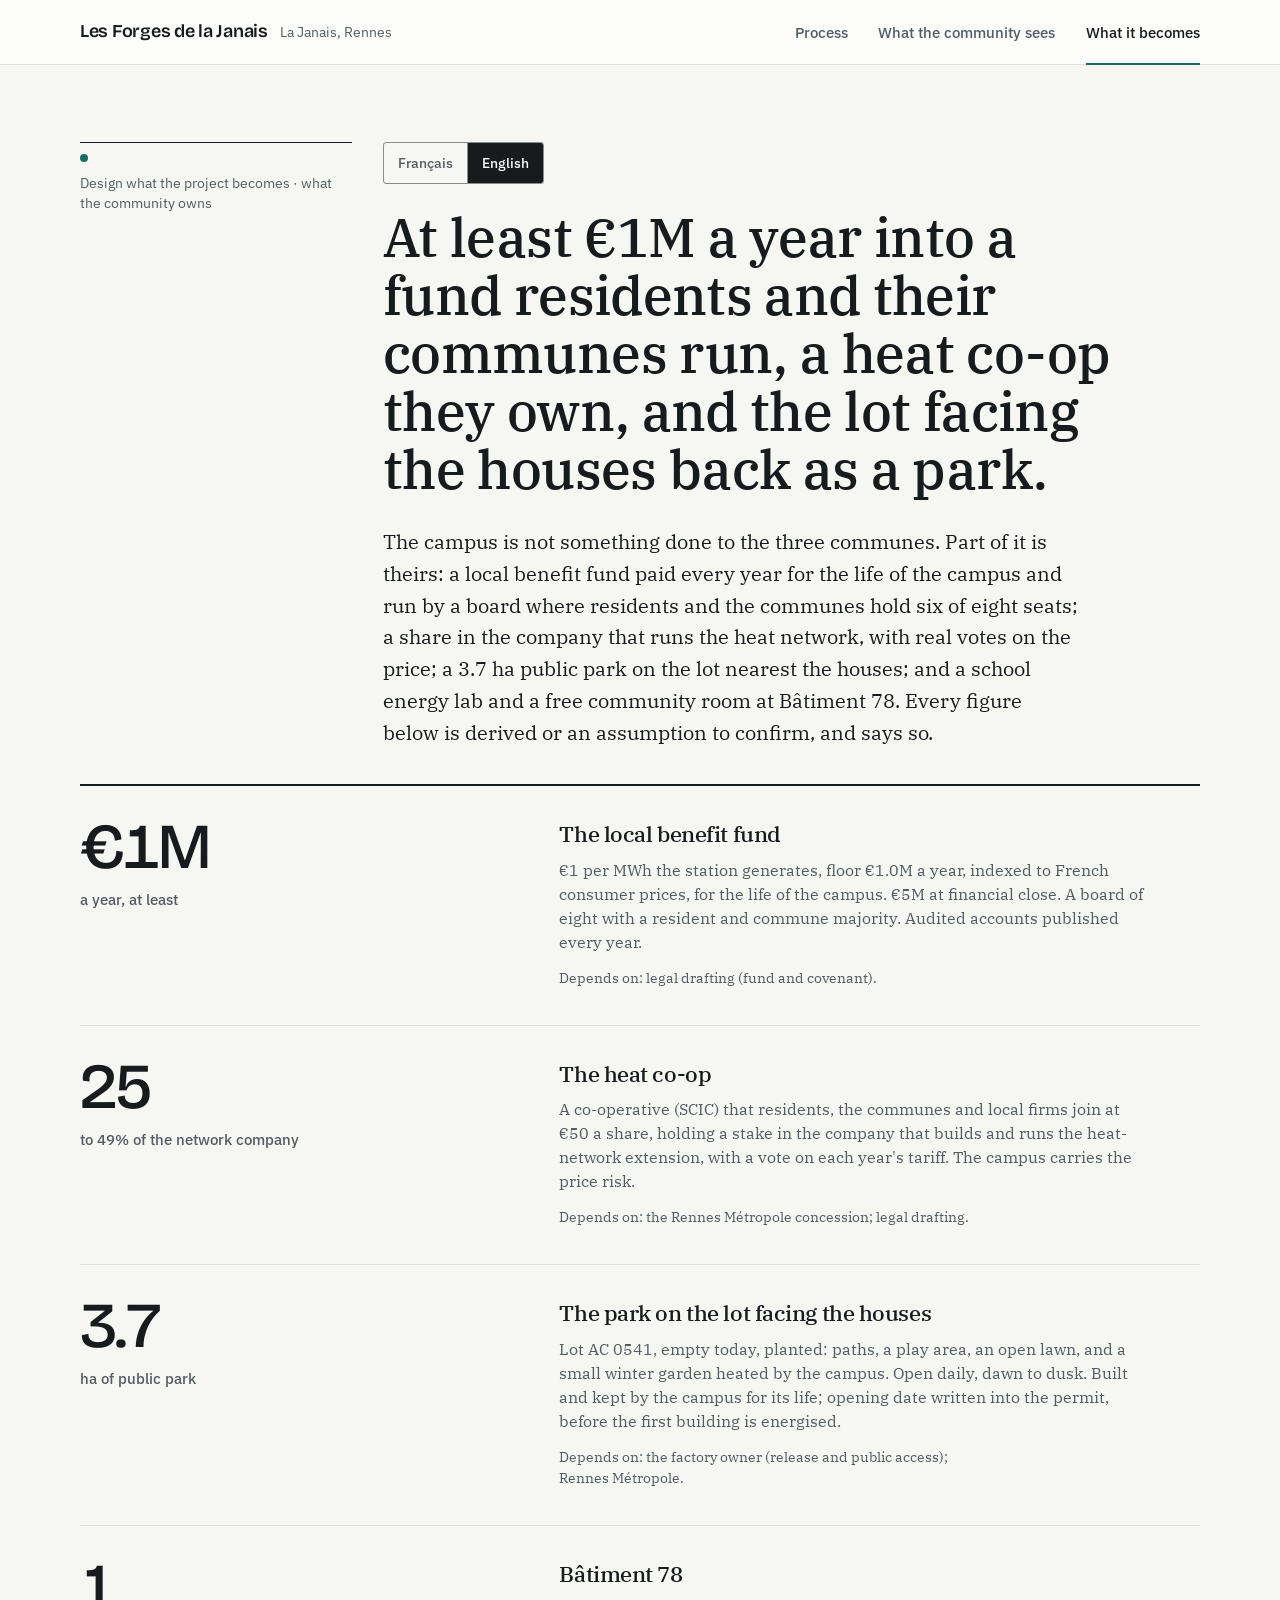
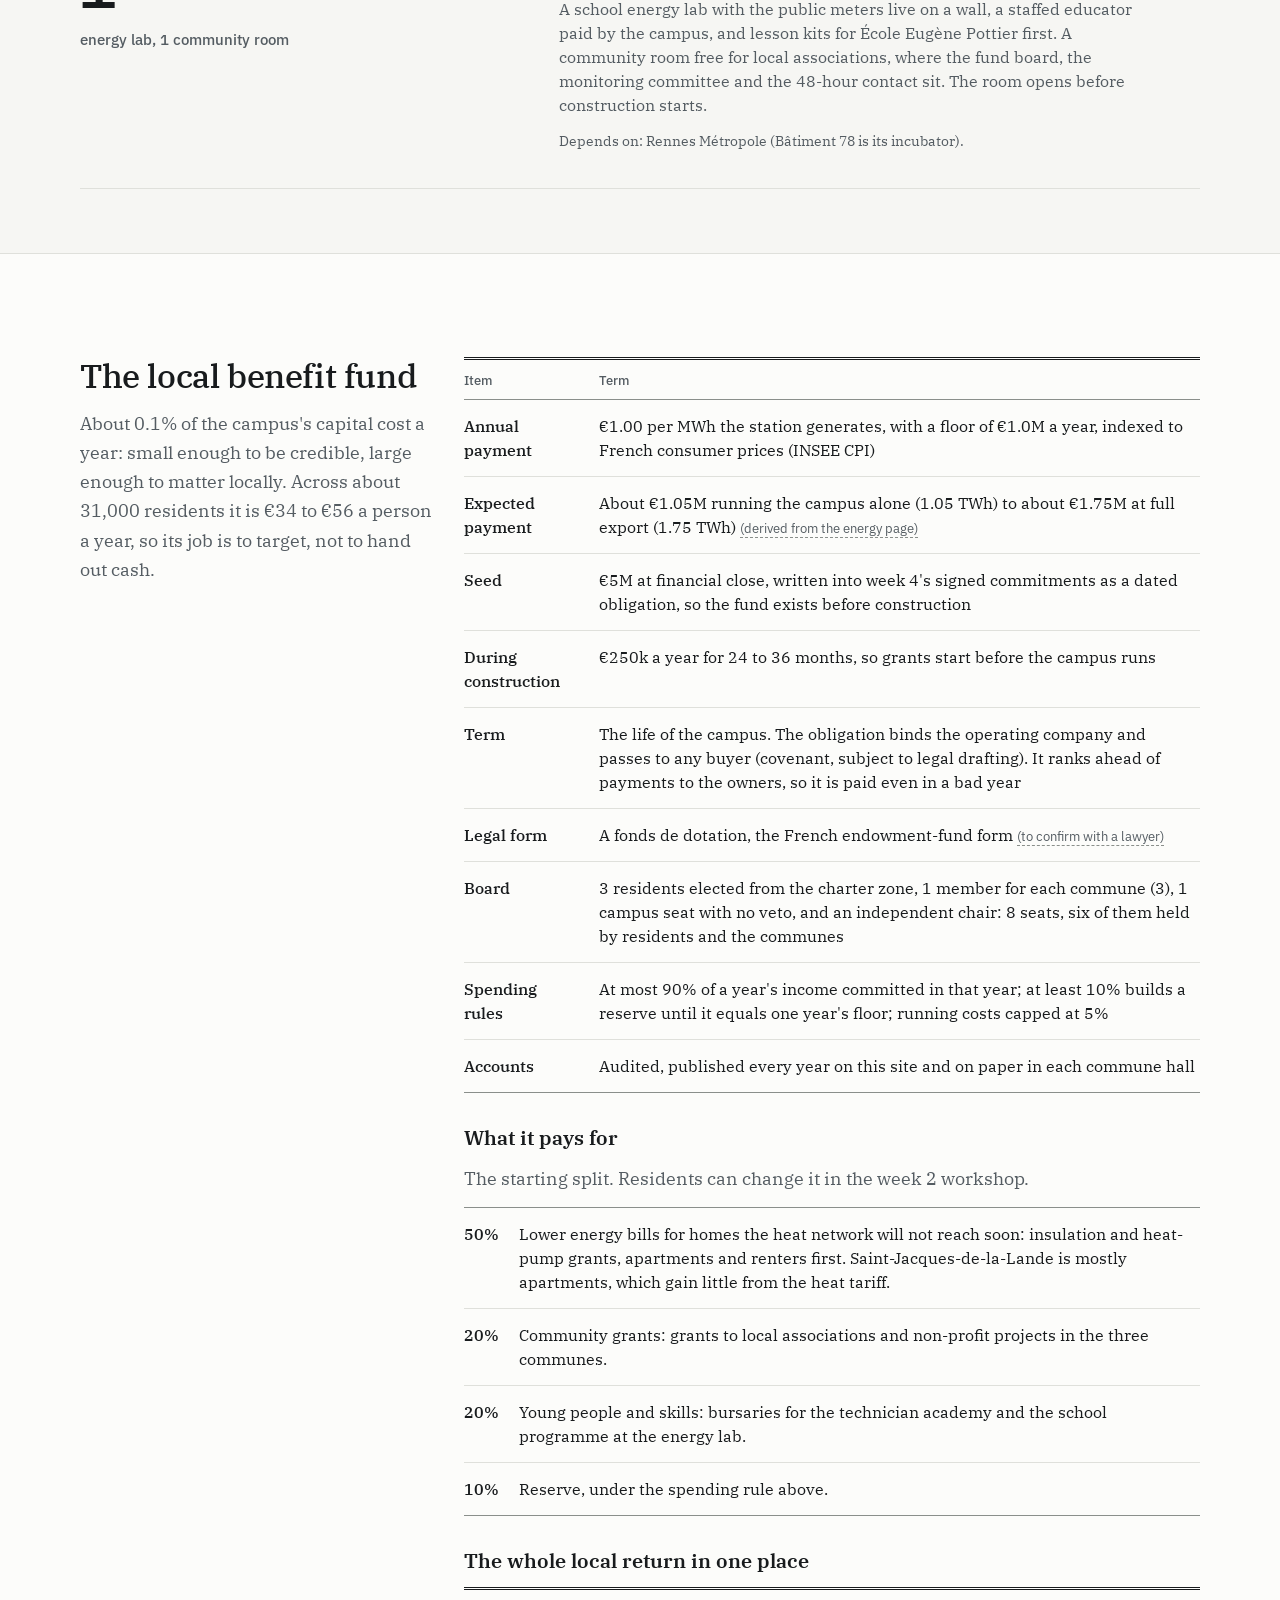
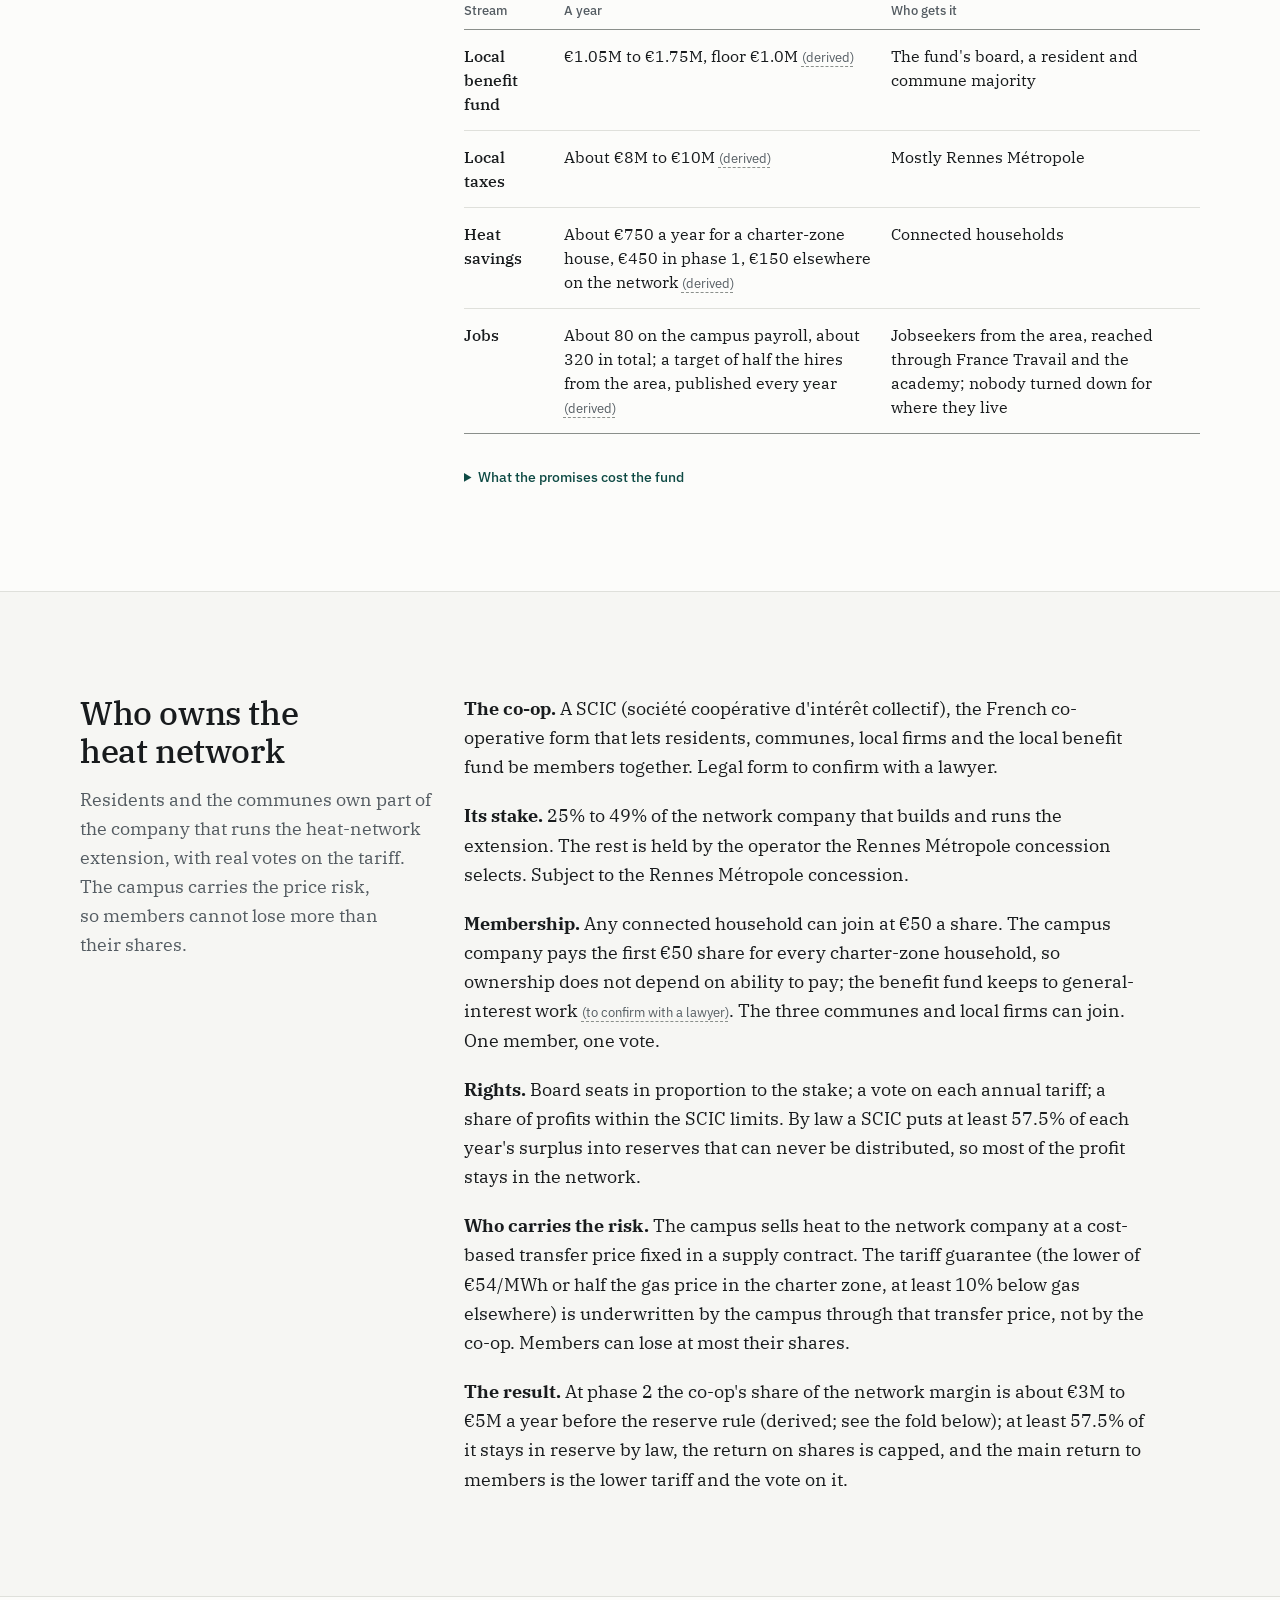
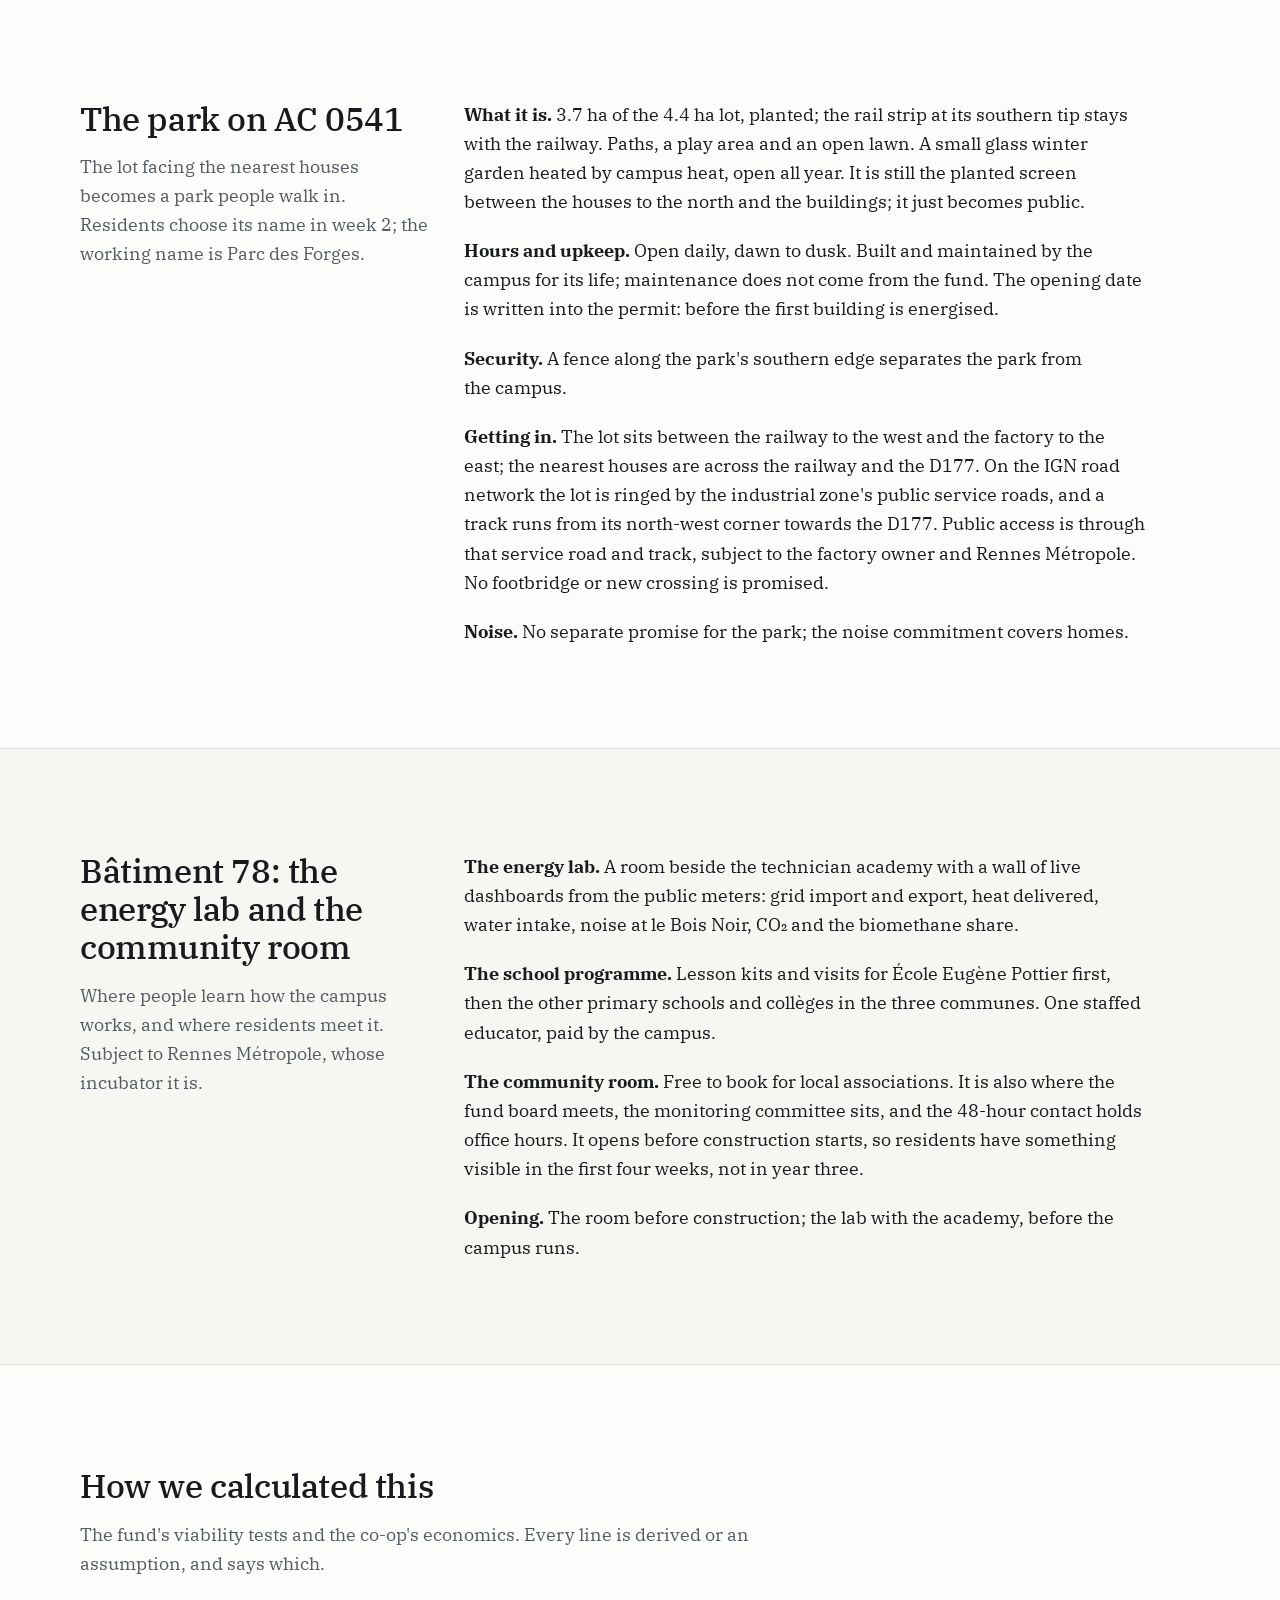
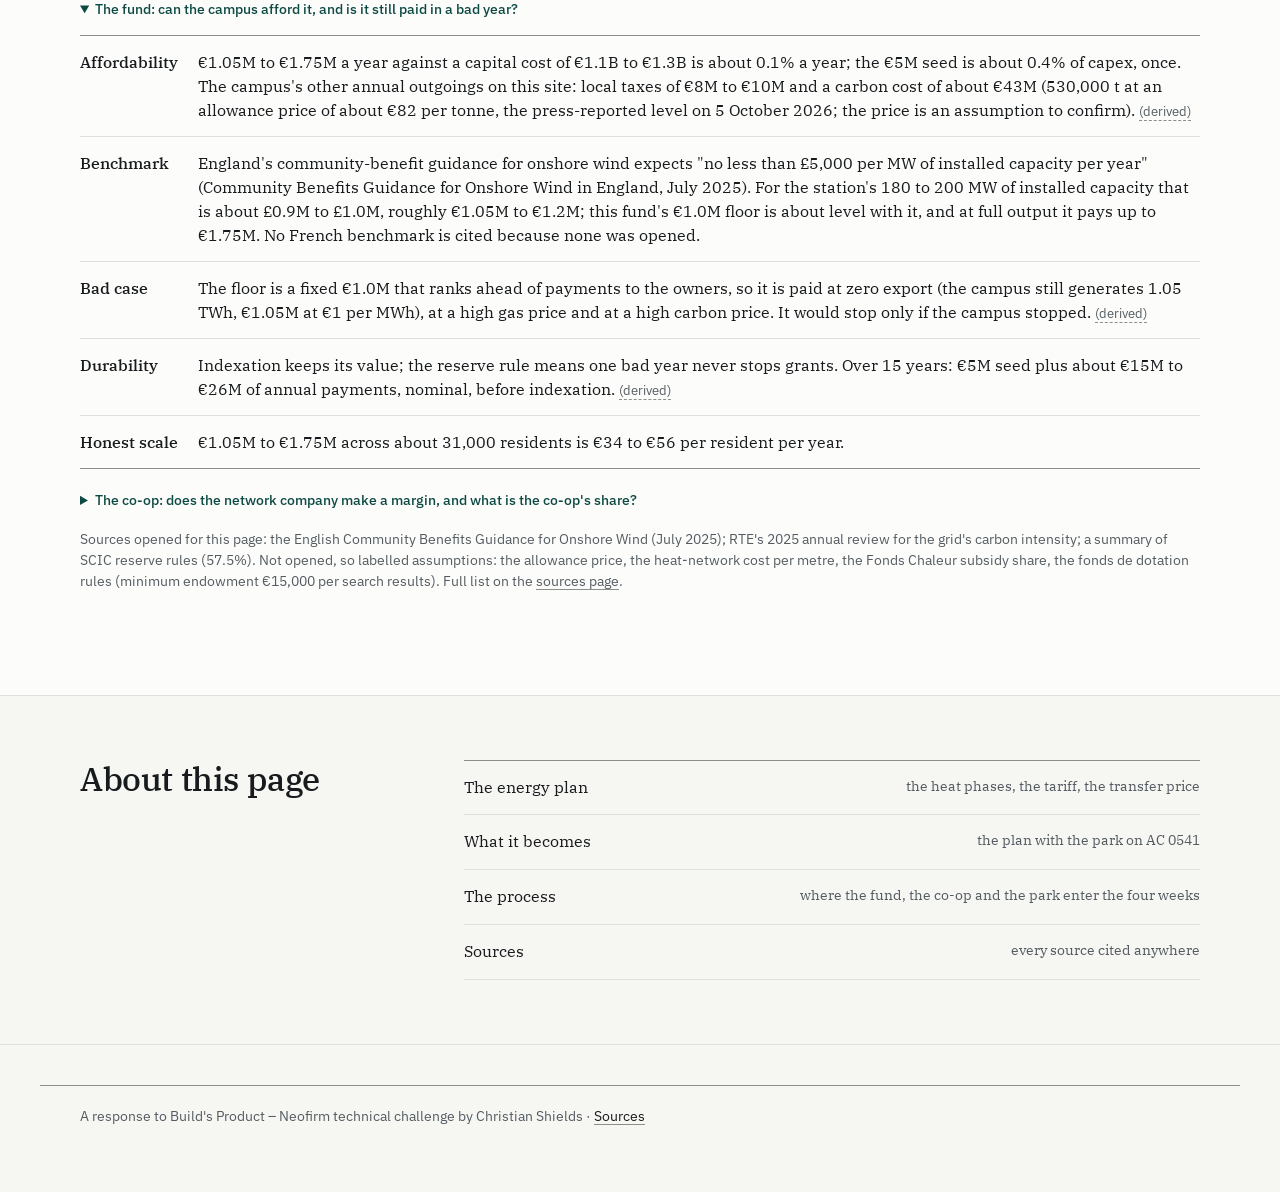
<file: stake.html>
<!doctype html>
<html lang="en">
<head>
<meta charset="utf-8">
<meta name="viewport" content="width=device-width, initial-scale=1, viewport-fit=cover">
<title>What the community owns · Les Forges de la Janais</title>
<meta name="description" content="A local benefit fund residents and their communes run, a heat co-op residents and the communes own, a public park on the lot facing the houses, and a school energy lab and community room at Bâtiment 78.">
<link rel="preconnect" href="https://fonts.googleapis.com">
<link rel="stylesheet" href="https://fonts.googleapis.com/css2?family=Bricolage+Grotesque:opsz,wght@12..96,400..700&family=IBM+Plex+Sans:wght@400;500;600&family=IBM+Plex+Serif:ital,wght@0,400;0,500;0,600;1,400&display=swap">
<link rel="stylesheet" href="assets/site.css">
</head>
<body>
<header class="top">
  <div class="wrap">
    <a class="brand" href="index.html">Les Forges de la Janais <small>La Janais, Rennes</small></a>
    <nav class="menu" aria-label="Sections">
      <a href="process.html">Process</a>
      <a href="community-en.html">What the community sees</a>
      <a href="becomes.html" aria-current="page">What it becomes</a>
    </nav>
  </div>
</header>

<section class="hero compact">
  <div class="wrap">
    <nav class="lang" aria-label="Language"><a href="stake-fr.html" lang="fr" hreflang="fr">Français</a><a href="stake.html" aria-current="page" lang="en">English</a></nav>
    <p class="place"><span class="dot" aria-hidden="true"></span> Design what the project becomes · what the community owns</p>
    <h1>At least €1M a year into a fund residents and their communes run, a heat co-op they own, and the lot facing the houses back as a park.</h1>
    <p class="lede">The campus is not something done to the three communes. Part of it is theirs: a local benefit fund paid every year for the life of the campus and run by a board where residents and the communes hold six of eight seats; a share in the company that runs the heat network, with real votes on the price; a 3.7 ha public park on the lot nearest the houses; and a school energy lab and a free community room at Bâtiment 78. Every figure below is derived or an assumption to confirm, and says so.</p>
    <div class="stake" style="margin-top:36px">
      <div><div class="big">€1M<span class="u">a year, at least</span></div><h3>The local benefit fund</h3><p>€1 per MWh the station generates, floor €1.0M a year, indexed to French consumer prices, for the life of the campus. €5M at financial close. A board of eight with a resident and commune majority. Audited accounts published every year.</p><p class="dep">Depends on: legal drafting (fund and covenant).</p></div>
      <div><div class="big">25<span class="u">to 49% of the network company</span></div><h3>The heat co-op</h3><p>A co-operative (SCIC) that residents, the communes and local firms join at €50 a share, holding a stake in the company that builds and runs the heat-network extension, with a vote on each year's tariff. The campus carries the price risk.</p><p class="dep">Depends on: the Rennes Métropole concession; legal drafting.</p></div>
      <div><div class="big">3.7<span class="u">ha of public park</span></div><h3>The park on the lot facing the houses</h3><p>Lot AC 0541, empty today, planted: paths, a play area, an open lawn, and a small winter garden heated by the campus. Open daily, dawn to dusk. Built and kept by the campus for its life; opening date written into the permit, before the first building is energised.</p><p class="dep">Depends on: the factory owner (release and public access); Rennes Métropole.</p></div>
      <div><div class="big">1<span class="u">energy lab, 1 community room</span></div><h3>Bâtiment 78</h3><p>A school energy lab with the public meters live on a wall, a staffed educator paid by the campus, and lesson kits for École Eugène Pottier first. A community room free for local associations, where the fund board, the monitoring committee and the 48-hour contact sit. The room opens before construction starts.</p><p class="dep">Depends on: Rennes Métropole (Bâtiment 78 is its incubator).</p></div>
    </div>
  </div>
</section>

<section class="band surface" id="fund">
  <div class="wrap split">
    <div>
      <h2>The local benefit fund</h2>
      <p class="intro">About 0.1% of the campus's capital cost a year: small enough to be credible, large enough to matter locally. Across about 31,000 residents it is €34 to €56 a person a year, so its job is to target, not to hand out cash.</p>
    </div>
    <div class="tablewrap">
      <table class="data">
        <thead><tr><th>Item</th><th>Term</th></tr></thead>
        <tbody>
          <tr><td>Annual payment</td><td>€1.00 per MWh the station generates, with a floor of €1.0M a year, indexed to French consumer prices (INSEE CPI)</td></tr>
          <tr><td>Expected payment</td><td>About €1.05M running the campus alone (1.05 TWh) to about €1.75M at full export (1.75 TWh) <span class="derived">(derived from the energy page)</span></td></tr>
          <tr><td>Seed</td><td>€5M at financial close, written into week 4's signed commitments as a dated obligation, so the fund exists before construction</td></tr>
          <tr><td>During construction</td><td>€250k a year for 24 to 36 months, so grants start before the campus runs</td></tr>
          <tr><td>Term</td><td>The life of the campus. The obligation binds the operating company and passes to any buyer (covenant, subject to legal drafting). It ranks ahead of payments to the owners, so it is paid even in a bad year</td></tr>
          <tr><td>Legal form</td><td>A fonds de dotation, the French endowment-fund form <span class="derived">(to confirm with a lawyer)</span></td></tr>
          <tr><td>Board</td><td>3 residents elected from the charter zone, 1 member for each commune (3), 1 campus seat with no veto, and an independent chair: 8 seats, six of them held by residents and the communes</td></tr>
          <tr><td>Spending rules</td><td>At most 90% of a year's income committed in that year; at least 10% builds a reserve until it equals one year's floor; running costs capped at 5%</td></tr>
          <tr><td>Accounts</td><td>Audited, published every year on this site and on paper in each commune hall</td></tr>
        </tbody>
      </table>
      <h3 style="margin-top:32px">What it pays for</h3>
      <p class="intro">The starting split. Residents can change it in the week 2 workshop.</p>
      <table class="data" style="margin-top:14px">
        <tbody>
          <tr><td>50%</td><td>Lower energy bills for homes the heat network will not reach soon: insulation and heat-pump grants, apartments and renters first. Saint-Jacques-de-la-Lande is mostly apartments, which gain little from the heat tariff.</td></tr>
          <tr><td>20%</td><td>Community grants: grants to local associations and non-profit projects in the three communes.</td></tr>
          <tr><td>20%</td><td>Young people and skills: bursaries for the technician academy and the school programme at the energy lab.</td></tr>
          <tr><td>10%</td><td>Reserve, under the spending rule above.</td></tr>
        </tbody>
      </table>
      <h3 style="margin-top:32px">The whole local return in one place</h3>
      <table class="data" style="margin-top:14px">
        <thead><tr><th>Stream</th><th>A year</th><th>Who gets it</th></tr></thead>
        <tbody>
          <tr><td>Local benefit fund</td><td>€1.05M to €1.75M, floor €1.0M <span class="derived">(derived)</span></td><td>The fund's board, a resident and commune majority</td></tr>
          <tr><td>Local taxes</td><td>About €8M to €10M <span class="derived">(derived)</span></td><td>Mostly Rennes Métropole</td></tr>
          <tr><td>Heat savings</td><td>About €750 a year for a charter-zone house, €450 in phase 1, €150 elsewhere on the network <span class="derived">(derived)</span></td><td>Connected households</td></tr>
          <tr><td>Jobs</td><td>About 80 on the campus payroll, about 320 in total; a target of half the hires from the area, published every year <span class="derived">(derived)</span></td><td>Jobseekers from the area, reached through France Travail and the academy; nobody turned down for where they live</td></tr>
        </tbody>
      </table>
      <details style="margin-top:32px">
        <summary class="label" style="cursor:pointer">What the promises cost the fund</summary>
        <p class="intro" style="margin-top:14px">Every promise on this site, priced for the owner. The site states no campus life, so 25 years is used, and 15 years for the heat price, the charter's term. Nominal, at today's prices, before indexation. Without the fuel promise the rest cost €2M to €7M a year. The biomethane trajectory costs many times more than all the others together.</p>
        <div class="tablewrap" style="margin-top:14px">
          <table class="data" style="min-width:640px">
            <thead><tr><th>Promise</th><th>A year</th><th>Over its life</th><th>Basis and source</th><th>Label</th></tr></thead>
            <tbody>
              <tr><td>Local benefit fund</td><td>€1.05M to €1.75M, floor €1.0M</td><td>€32M to €50M over 25 years</td><td>€1 per MWh on 1.05 to 1.75 TWh generated (energy page); €5M at financial close; €250k a year for the 24 to 36 months of construction (this page)</td><td><span class="derived">(derived)</span></td></tr>
              <tr><td>Heat-price guarantee</td><td>€0 to €0.4M in cash in phase 1, none after; up to €1.0M to €1.7M in phase 1 and €4.3M in phase 2 of value given up</td><td>€0 to €60M over 15 years</td><td>The co-op fold below: in phase 1 the network's margin runs from about −€0.4M to €0.7M, so the campus may lower its €30/MWh transfer price by up to €0.4M a year; from phase 2 the margin covers the guarantee. The high figure is the discount it locks in, against gas at €102.4/MWh before VAT (Effy's €108 incl. VAT): homes at €51.2 to €71.7 on 30 GWh and public buildings at €71.7 on 2 to 5 GWh in phase 1, the €88 blend on 300 GWh in phase 2; 2 to 4 years of phase 1, the rest phase 2. Cash falls on the campus only if gas falls by about 40%; it then gives up its own €9M a year of heat sales first</td><td><span class="derived">(derived)</span></td></tr>
              <tr><td>The park on AC 0541</td><td>€0.11M to €0.22M upkeep</td><td>€5M to €11M, of which €2.2M to €5.3M once</td><td>Preparing and planting the 37,000 m² park at €40 to €100 per m² (the Rhône-Méditerranée water agency caps the cost it helps with at €100 excl. VAT per m² made permeable); paths, play area, fence and a 200 to 300 m² glass winter garden, €0.7M to €1.6M; upkeep at €3 to €6 per m² a year. The winter garden's heat, at €30/MWh, is a few thousand euros a year</td><td><span class="derived">(assumption)</span></td></tr>
              <tr><td>Technician academy</td><td>€0.4M to €0.8M</td><td>€11M to €22M, of which €0.5M to €1.5M once</td><td>Fitting out space and training rigs at Bâtiment 78; three to six trainers and their kit. Bursaries come from the fund, so they are not counted twice</td><td><span class="derived">(assumption)</span></td></tr>
              <tr><td>School energy lab and community room</td><td>€80k to €110k</td><td>€2M to €3M, of which €0.15M to €0.4M once</td><td>The lab and its live meter wall, €0.1M to €0.3M; the room, €50k to €100k. One educator at €50k to €60k a year with employer charges, lesson kits €10k to €20k, room rent €20k to €30k (Rennes Métropole sets the rent)</td><td><span class="derived">(assumption)</span></td></tr>
              <tr><td>Co-op founding shares</td><td>Nothing a year</td><td>About €46k once</td><td>€50 a share for about 925 charter-zone households (dwellings within 1 km of the lots, IGN BD TOPO). The campus company pays it, not the fund</td><td><span class="derived">(assumption)</span></td></tr>
              <tr><td>Charter: the noise meter and the acoustician</td><td>€15k to €25k</td><td>€0.4M to €0.7M, of which €20k to €35k once</td><td>A permanent class 1 noise meter on a façade on the nearest street, with its data service; the background survey before construction; four acoustician campaigns a year at €3k to €5k each</td><td><span class="derived">(assumption)</span></td></tr>
              <tr><td>Charter: the air monitors and the D34 clauses</td><td>€15k to €30k</td><td>€0.5M to €0.9M, of which €80k to €160k once</td><td>Monitors at École Eugène Pottier, the Brocéliande nursery school and on the D34, published live; a wheel wash for the 24 to 36 month build</td><td><span class="derived">(assumption)</span></td></tr>
              <tr><td>Charter: the 48-hour contact, valuations and view renders</td><td>€63k to €120k</td><td>€1.6M to €3.1M, of which €20k to €60k once</td><td>One full-time named contact at €60k to €80k a year with employer charges; an independent valuation at €400 to €800 for the 3% to 5% of charter-zone households that sell each year; each street's view rendered before work starts</td><td><span class="derived">(assumption)</span></td></tr>
              <tr><td>Biomethane trajectory</td><td>€28M to €38M at opening; €69M to €96M from 2035</td><td>€1.6B to €2.2B over 25 years</td><td>20% of 2.3 to 2.4 TWh of gas at opening, rising evenly to 50% in 2035, then held; opening assumed in 2030. A premium of €60 to €80/MWh over natural gas. €80 is CRE's estimate of a biomethane production certificate (deliberation of 21 December 2023, via Connaissance des Énergies), and the gap between the €124.1/MWh paid to producers and the €44.6/MWh wholesale gas price CRE uses for 2026 (via Opera Énergie). €60 assumes a large long-term contract. The CRE figures are per MWh of higher heating value; on the energy page's basis the gap is about 10% wider. Campus-only gas; with full export it is about 1.5 times more</td><td><span class="derived">(derived)</span></td></tr>
              <tr><td>Total without biomethane</td><td>€1.8M to €7.3M</td><td>€52M to €148M</td><td>4% to 13% of the €1.1B to €1.3B capital cost over the campus's life, 0.1% to 0.7% a year</td><td><span class="derived">(derived)</span></td></tr>
              <tr><td>Total with biomethane</td><td>€71M to €103M from 2035</td><td>€1.65B to €2.37B</td><td>1.3 to 2.2 times the €1.1B to €1.3B capital cost over the campus's life, 5% to 9% of it a year from 2035</td><td><span class="derived">(derived)</span></td></tr>
            </tbody>
          </table>
        </div>
        <p class="src">Not a promise, so not in the table: the carbon allowance cost, about €43M a year on the energy page. Biomethane lowers it: about €18 of each MWh's premium comes back as allowances not bought (0.227 t at €82), if the ETS counts the biomethane as zero, to confirm. Net of that the biomethane line is about €1.1B to €1.7B. Not costed: the soil clean-up of the closed service station. Sources opened: CRE's figures via Connaissance des Énergies (July 2024) and Opera Énergie (2026). The water agency's €100 cap was seen only in search results, so the park stays an assumption.</p>
      </details>
    </div>
  </div>
</section>

<section class="band" id="coop">
  <div class="wrap split">
    <div>
      <h2>Who owns the heat network</h2>
      <p class="intro">Residents and the communes own part of the company that runs the heat-network extension, with real votes on the tariff. The campus carries the price risk, so members cannot lose more than their shares.</p>
    </div>
    <div class="stack measure">
      <p><strong>The co-op.</strong> A SCIC (société coopérative d'intérêt collectif), the French co-operative form that lets residents, communes, local firms and the local benefit fund be members together. Legal form to confirm with a lawyer.</p>
      <p><strong>Its stake.</strong> 25% to 49% of the network company that builds and runs the extension. The rest is held by the operator the Rennes Métropole concession selects. Subject to the Rennes Métropole concession.</p>
      <p><strong>Membership.</strong> Any connected household can join at €50 a share. The campus company pays the first €50 share for every charter-zone household, so ownership does not depend on ability to pay; the benefit fund keeps to general-interest work <span class="derived">(to confirm with a lawyer)</span>. The three communes and local firms can join. One member, one vote.</p>
      <p><strong>Rights.</strong> Board seats in proportion to the stake; a vote on each annual tariff; a share of profits within the SCIC limits. By law a SCIC puts at least 57.5% of each year's surplus into reserves that can never be distributed, so most of the profit stays in the network.</p>
      <p><strong>Who carries the risk.</strong> The campus sells heat to the network company at a cost-based transfer price fixed in a supply contract. The tariff guarantee (the lower of €54/MWh or half the gas price in the charter zone, at least 10% below gas elsewhere) is underwritten by the campus through that transfer price, not by the co-op. Members can lose at most their shares.</p>
      <p><strong>The result.</strong> At phase 2 the co-op's share of the network margin is about €3M to €5M a year before the reserve rule (derived; see the fold below); at least 57.5% of it stays in reserve by law, the return on shares is capped, and the main return to members is the lower tariff and the vote on it.</p>
    </div>
  </div>
</section>

<section class="band surface" id="park">
  <div class="wrap split">
    <div>
      <h2>The park on AC 0541</h2>
      <p class="intro">The lot facing the nearest houses becomes a park people walk in. Residents choose its name in week 2; the working name is Parc des Forges.</p>
    </div>
    <div class="stack measure">
      <p><strong>What it is.</strong> 3.7 ha of the 4.4 ha lot, planted; the rail strip at its southern tip stays with the railway. Paths, a play area and an open lawn. A small glass winter garden heated by campus heat, open all year. It is still the planted screen between the houses to the north and the buildings; it just becomes public.</p>
      <p><strong>Hours and upkeep.</strong> Open daily, dawn to dusk. Built and maintained by the campus for its life; maintenance does not come from the fund. The opening date is written into the permit: before the first building is energised.</p>
      <p><strong>Security.</strong> A fence along the park's southern edge separates the park from the campus.</p>
      <p><strong>Getting in.</strong> The lot sits between the railway to the west and the factory to the east; the nearest houses are across the railway and the D177. On the IGN road network the lot is ringed by the industrial zone's public service roads, and a track runs from its north-west corner towards the D177. Public access is through that service road and track, subject to the factory owner and Rennes Métropole. No footbridge or new crossing is promised.</p>
      <p><strong>Noise.</strong> No separate promise for the park; the noise commitment covers homes.</p>
    </div>
  </div>
</section>

<section class="band" id="lab">
  <div class="wrap split">
    <div>
      <h2>Bâtiment 78: the energy lab and the community room</h2>
      <p class="intro">Where people learn how the campus works, and where residents meet it. Subject to Rennes Métropole, whose incubator it is.</p>
    </div>
    <div class="stack measure">
      <p><strong>The energy lab.</strong> A room beside the technician academy with a wall of live dashboards from the public meters: grid import and export, heat delivered, water intake, noise at le Bois Noir, CO₂ and the biomethane share.</p>
      <p><strong>The school programme.</strong> Lesson kits and visits for École Eugène Pottier first, then the other primary schools and collèges in the three communes. One staffed educator, paid by the campus.</p>
      <p><strong>The community room.</strong> Free to book for local associations. It is also where the fund board meets, the monitoring committee sits, and the 48-hour contact holds office hours. It opens before construction starts, so residents have something visible in the first four weeks, not in year three.</p>
      <p><strong>Opening.</strong> The room before construction; the lab with the academy, before the campus runs.</p>
    </div>
  </div>
</section>

<section class="band surface" id="how">
  <div class="wrap">
    <h2>How we calculated this</h2>
    <p class="intro">The fund's viability tests and the co-op's economics. Every line is derived or an assumption, and says which.</p>
    <details open style="margin-top:20px">
      <summary class="label" style="cursor:pointer">The fund: can the campus afford it, and is it still paid in a bad year?</summary>
      <div class="tablewrap" style="margin-top:14px">
        <table class="data">
          <tbody>
            <tr><td>Affordability</td><td>€1.05M to €1.75M a year against a capital cost of €1.1B to €1.3B is about 0.1% a year; the €5M seed is about 0.4% of capex, once. The campus's other annual outgoings on this site: local taxes of €8M to €10M and a carbon cost of about €43M (530,000 t at an allowance price of about €82 per tonne, the press-reported level on 5 October 2026; the price is an assumption to confirm). <span class="derived">(derived)</span></td></tr>
            <tr><td>Benchmark</td><td>England's community-benefit guidance for onshore wind expects "no less than £5,000 per MW of installed capacity per year" (Community Benefits Guidance for Onshore Wind in England, July 2025). For the station's 180 to 200 MW of installed capacity that is about £0.9M to £1.0M, roughly €1.05M to €1.2M; this fund's €1.0M floor is about level with it, and at full output it pays up to €1.75M. No French benchmark is cited because none was opened.</td></tr>
            <tr><td>Bad case</td><td>The floor is a fixed €1.0M that ranks ahead of payments to the owners, so it is paid at zero export (the campus still generates 1.05 TWh, €1.05M at €1 per MWh), at a high gas price and at a high carbon price. It would stop only if the campus stopped. <span class="derived">(derived)</span></td></tr>
            <tr><td>Durability</td><td>Indexation keeps its value; the reserve rule means one bad year never stops grants. Over 15 years: €5M seed plus about €15M to €26M of annual payments, nominal, before indexation. <span class="derived">(derived)</span></td></tr>
            <tr><td>Honest scale</td><td>€1.05M to €1.75M across about 31,000 residents is €34 to €56 per resident per year.</td></tr>
          </tbody>
        </table>
      </div>
    </details>
    <details style="margin-top:20px">
      <summary class="label" style="cursor:pointer">The co-op: does the network company make a margin, and what is the co-op's share?</summary>
      <div class="tablewrap" style="margin-top:14px">
        <table class="data">
          <thead><tr><th>Line</th><th>Phase 1</th><th>Phase 2</th><th>Basis</th></tr></thead>
          <tbody>
            <tr><td>Heat sold</td><td>32 to 35 GWh</td><td>300 GWh</td><td>The energy page</td></tr>
            <tr><td>Revenue before VAT</td><td>About €1.7M to €2.5M</td><td>About €26M</td><td>Phase 1: 30 GWh to homes at between the charter price (€54 incl. VAT, €51.2 before) and the phase 1 price (€108 × 70% = €75.6 incl. VAT, €71.7 before), depending on how much goes to charter-zone homes: €1.54M to €2.15M; and 2 to 5 GWh to eight public buildings at the phase 1 price: €0.15M to €0.37M. No heat is sold to the factory. Phase 2: 300 GWh at a blend of the three tiers, about €88/MWh before VAT <span class="derived">(derived)</span></td></tr>
            <tr><td>Heat bought from the campus</td><td>About €1.0M</td><td>About €9M</td><td>Transfer price €30/MWh <span class="derived">(assumption; the campus absorbs the difference if the tariff guarantee needs it)</span></td></tr>
            <tr><td>Network capital cost and debt</td><td>About €0.45M to €0.6M a year</td><td>About €2.7M a year</td><td>Extension length about 10 to 13 km in phase 1 (up to 3 km more to reach the public buildings) and 60 km in phase 2 at €1,000 per metre of trench, less a 30% Fonds Chaleur subsidy (€7M to €9M and €42M to finance), repaid over 25 years at 4% (annuity factor 0.064) <span class="derived">(assumptions; no cost page could be opened, so the €/m figure is an assumption to confirm)</span></td></tr>
            <tr><td>Operation and maintenance</td><td>About €0.4M</td><td>About €3.5M</td><td>About €12/MWh delivered <span class="derived">(assumption)</span></td></tr>
            <tr><td>Margin</td><td>About −€0.4M to €0.7M</td><td>About €11M</td><td>Revenue less heat bought, debt service and O&amp;M <span class="derived">(derived)</span>. In a phase 1 loss year the campus lowers its €30/MWh transfer price to cover the gap, under the heat-price guarantee</td></tr>
            <tr><td>Co-op share</td><td>Up to €0.35M; nothing in a loss year</td><td>€3M to €5M a year before the reserve rule; at least 57.5% of it stays in non-distributable reserves, and the return on shares is capped by law</td><td>25% to 49% of the margin; at least 57.5% of the surplus to non-distributable reserves <span class="derived">(derived)</span></td></tr>
            <tr><td>Return on a €50 share</td><td colspan="3">The law caps the return on co-operative shares at a low rate tied to average bond yields, so a €50 share earns a few euros a year at most whatever the margin; the rest stays in reserve. The return is the tariff and the vote, not the dividend. <span class="derived">(derived)</span></td></tr>
          </tbody>
        </table>
      </div>
    </details>
    <p class="src" style="margin-top:18px">Sources opened for this page: the English Community Benefits Guidance for Onshore Wind (July 2025); RTE's 2025 annual review for the grid's carbon intensity; a summary of SCIC reserve rules (57.5%). Not opened, so labelled assumptions: the allowance price, the heat-network cost per metre, the Fonds Chaleur subsidy share, the fonds de dotation rules (minimum endowment €15,000 per search results). Full list on the <a href="sources.html">sources page</a>.</p>
  </div>
</section>

<section class="band tight">
  <div class="wrap split">
    <div><h2>About this page</h2></div>
    <div class="links">
      <a href="energy.html#heat"><span>The energy plan</span><span>the heat phases, the tariff, the transfer price</span></a>
      <a href="becomes.html"><span>What it becomes</span><span>the plan with the park on AC 0541</span></a>
      <a href="process.html"><span>The process</span><span>where the fund, the co-op and the park enter the four weeks</span></a>
      <a href="sources.html"><span>Sources</span><span>every source cited anywhere</span></a>
    </div>
  </div>
</section>

<footer>
  <div class="wrap">
    <p>A response to Build's Product – Neofirm technical challenge by Christian Shields · <a href="sources.html">Sources</a></p>
  </div>
</footer>
</body>
</html>
</file>
<file: assets/site.css>
/* Les Forges de la Janais — site.css, "Public record"
   One stylesheet for every page. Same class names and token names as before; no page text depends on it.

   The idea: the site reads as the dossier the community will sign.
   - Reading text in IBM Plex Serif; controls, labels, tables heads and the tab bar in IBM Plex Sans;
     every figure that carries the argument in Bricolage Grotesque.
   - Headings sit in a left margin like a brief; content in the field. A 12-column sheet underneath.
   - A double rule opens anything with legal weight: the schedule of eight, every table, the charter.
   - Solid line = committed. Dashed line = provisional (derived, ±300 m, to be confirmed).
   - Teal is the campus. Orange is heat, and only heat. Homes are ink on the plan and the map.
   - Radius 2–3px on what you press, 0 on what you read. No shadows, no gradients, no cards.

   Breakpoints are container queries on `body` (container: page / inline-size), so they follow the
   width of the page, not the device. Dark mode follows the system and `data-theme` on <html>.

   Fonts (in each page's <head>):
   https://fonts.googleapis.com/css2?family=Bricolage+Grotesque:opsz,wght@12..96,400..700&family=IBM+Plex+Sans:wght@400;500;600&family=IBM+Plex+Serif:ital,wght@0,400;0,500;0,600;1,400&display=swap
*/

/* ---------- tokens ---------- */
:root, .theme-light {
  --bg: #f6f6f3;
  --surface: #fcfcfa;
  --ink: #181b1d;
  --ink-2: #545c62;        /* 6.1:1 on bg */
  --line: #dfe0db;         /* hairline separators */
  --line-strong: #8a8f8b;  /* 3.1:1, input borders and set rules */
  --accent: #176b63;       /* the campus. 5.8:1 on bg */
  --accent-ink: #0e4a44;
  --accent-tint: #e1ede9;
  --heat: #a14e0c;         /* heat only. 5.3:1 on surface */
  --heat-tint: #f6e7d9;
  --ok: #2f6b39;
  --display: "Bricolage Grotesque", "Helvetica Neue", Arial, sans-serif;
  --body: "IBM Plex Sans", system-ui, -apple-system, "Segoe UI", sans-serif;
  --serif: "IBM Plex Serif", Georgia, "Times New Roman", serif;
  --double: 3px double var(--ink);
  --max: 1200px;
  --gutter: clamp(16px, 4cqi, 40px);
  --col-gap: clamp(16px, 2.4cqi, 32px);
  --s1: 4px; --s2: 8px; --s3: 12px; --s4: 16px; --s5: 24px; --s6: 32px; --s7: 48px; --s8: 64px; --s9: 96px; --s10: 128px;
  --t-hero: clamp(40px, 5.4cqi, 76px);
  --t-h1: clamp(32px, 4cqi, 54px);
  --t-h2: clamp(28px, 3cqi, 40px);
  --t-fig-xl: clamp(48px, 5cqi, 68px);
  --t-fig-l: clamp(40px, 4.2cqi, 56px);
  --t-fig-m: clamp(24px, 2.3cqi, 30px);
  --tiles: saturate(.55) contrast(.96) brightness(1.04);
  color-scheme: light;
}
@media (prefers-color-scheme: dark) {
  :root:not([data-theme="light"]) {
    --bg: #0e1315; --surface: #151b1e; --ink: #e7ebe9; --ink-2: #9ca7ae;
    --line: #253037; --line-strong: #5f6e76;
    --accent: #5cbcb0; --accent-ink: #96dcd2; --accent-tint: #12302c;
    --heat: #ec9352; --heat-tint: #2f2014; --ok: #7cc887;
    --tiles: saturate(.5) brightness(.78) contrast(1.05);
    --double: 3px double var(--ink); color-scheme: dark;
  }
}
:root[data-theme="dark"], .theme-dark {
  --bg: #0e1315; --surface: #151b1e; --ink: #e7ebe9; --ink-2: #9ca7ae;
  --line: #253037; --line-strong: #5f6e76;
  --accent: #5cbcb0; --accent-ink: #96dcd2; --accent-tint: #12302c;
  --heat: #ec9352; --heat-tint: #2f2014; --ok: #7cc887;
  --tiles: saturate(.5) brightness(.78) contrast(1.05);
  --double: 3px double var(--ink); color-scheme: dark;
}

/* ---------- base ---------- */
* { box-sizing: border-box; }
html { -webkit-text-size-adjust: 100%; }
body, .page {
  margin: 0; background: var(--bg); color: var(--ink);
  font-family: var(--body); font-size: 17px; line-height: 1.55;
  container: page / inline-size;
  -webkit-font-smoothing: antialiased;
}
img, svg { max-width: 100%; height: auto; }
a { color: inherit; text-decoration: none; }
p a, dd a, li a, td a, .src a, .more a, .intro a, .lede a, .end a, figcaption a, footer a {
  text-decoration: underline; text-decoration-thickness: 1px; text-underline-offset: 3px;
  text-decoration-color: var(--line-strong);
}
p a:hover, dd a:hover, li a:hover, td a:hover, .src a:hover, .more a:hover, .end a:hover { text-decoration-color: currentColor; }
:focus-visible { outline: 2px solid var(--accent); outline-offset: 3px; border-radius: 2px; }
@media (prefers-reduced-motion: reduce) { * { animation: none !important; transition: none !important; } }
.sr { position: absolute; width: 1px; height: 1px; overflow: hidden; clip: rect(0 0 0 0); white-space: nowrap; }

/* ---------- type ---------- */
h1, h2, h3 { font-family: var(--display); font-weight: 500; letter-spacing: -0.025em; text-wrap: balance; margin: 0; }
h1 { font-size: var(--t-h1); line-height: 1.04; letter-spacing: -0.03em; }
.hero:not(.compact) h1 { font-size: var(--t-hero); line-height: 0.98; letter-spacing: -0.038em; }
h2 { font-size: var(--t-h2); line-height: 1.08; }
h3 { font-size: 20px; line-height: 1.25; font-weight: 600; letter-spacing: -0.012em; }
p { margin: 0; text-wrap: pretty; }
.lede { font-size: clamp(18px, 1.55cqi, 21px); line-height: 1.5; color: var(--ink-2); max-width: 36em; }
.measure { max-width: 38em; }
.muted { color: var(--ink-2); }
.small { font-size: 14px; line-height: 1.5; }
.num { font-variant-numeric: tabular-nums lining-nums; }
.label { font-family: var(--body); font-weight: 500; font-size: 14px; color: var(--accent-ink); letter-spacing: 0; }
.intro { margin-top: 14px; color: var(--ink-2); max-width: 40em; }
.src { font-size: 13.5px; color: var(--ink-2); margin-top: 14px; line-height: 1.55; }
/* provisional = dashed. Text stays "(derived)", "(assumption)", "subject to" exactly as written */
.derived { color: var(--ink-2); font-size: 13px; font-weight: 400; text-decoration: underline dashed var(--line-strong); text-underline-offset: 4px; text-decoration-thickness: 1px; }

/* the figure: one treatment for every number that carries the argument */
.strip .v, .concern .big, .stake .big, .results .r .v, table.commit .n, .weeks .n, .calc dd.sum, .fig {
  font-family: var(--display); font-weight: 500; font-variant-numeric: tabular-nums lining-nums;
  letter-spacing: -0.035em; font-optical-sizing: auto;
}
.strip .v .u, .concern .big .u, .stake .big .u {
  font-family: var(--body); font-weight: 500; font-size: max(13px, .26em); letter-spacing: 0;
  color: var(--ink-2); margin-left: .22em;
}

/* ---------- layout ---------- */
.wrap { max-width: var(--max); margin: 0 auto; padding-inline: var(--gutter); }
.band { padding-block: clamp(56px, 8cqi, 112px); border-bottom: 1px solid var(--line); }
.band.surface { background: var(--surface); }
.band.tight { padding-block: clamp(40px, 5cqi, 72px); }
.stack { display: grid; gap: 20px; }
.split { display: grid; grid-template-columns: repeat(12, minmax(0, 1fr)); column-gap: var(--col-gap); row-gap: 28px; align-items: start; }
.split > * { min-width: 0; }
.split > :first-child { grid-column: 1 / span 4; }
.split > :last-child { grid-column: 5 / -1; }
.split.wide > * { grid-column: 1 / -1; }
.split > :first-child h2 + .intro, .split > :first-child h2 + p { max-width: 24em; }
.tablewrap { min-width: 0; max-width: 100%; overflow-x: auto; }
@container page (max-width: 860px) { .split > * { grid-column: 1 / -1 !important; } }

/* ---------- header: three tabs, underline on the current one ---------- */
.top { background: var(--surface); border-bottom: 1px solid var(--line); position: sticky; top: env(safe-area-inset-top, 0px); z-index: 5; }
.top .wrap { display: flex; align-items: stretch; justify-content: space-between; gap: 24px; min-height: 64px; }
.brand { display: flex; align-items: center; gap: 12px; font-family: var(--display); font-weight: 600; font-size: 18px; letter-spacing: -0.015em; color: var(--ink); }
.brand small { font: 400 14px/1.3 var(--body); letter-spacing: 0; color: var(--ink-2); }
.brand:hover { text-decoration: none; }
nav.menu { display: flex; gap: clamp(16px, 2.4cqi, 32px); font: 500 15px/1.2 var(--body); }
nav.menu a { display: flex; align-items: center; min-height: 44px; color: var(--ink-2); border-bottom: 2px solid transparent; margin-bottom: -1px; padding-top: 2px; white-space: nowrap; }
nav.menu a:hover { color: var(--ink); text-decoration: none; border-bottom-color: var(--line-strong); }
nav.menu a[aria-current="page"] { color: var(--ink); border-bottom-color: var(--accent); }
@container page (max-width: 760px) {
  .top .wrap { flex-direction: column; gap: 0; padding-top: 8px; }
  .brand { min-height: 40px; font-size: 17px; }
  .brand small { display: none; }
  nav.menu { display: grid; grid-template-columns: repeat(3, minmax(0, 1fr)); gap: 0; font-size: 13px; margin-inline: calc(var(--gutter) * -1); }
  nav.menu a { justify-content: center; text-align: center; white-space: normal; line-height: 1.2; min-height: 48px; padding: 6px 6px 4px; }
  nav.menu a + a { box-shadow: -1px 0 0 var(--line); }
}

/* ---------- hero ---------- */
.hero { background: var(--surface); border-bottom: 1px solid var(--line); padding-block: clamp(56px, 9cqi, 128px) clamp(48px, 6cqi, 88px); }
.hero.compact { padding-block: clamp(40px, 6cqi, 88px) clamp(40px, 5cqi, 72px); }
.hero .place { display: flex; align-items: baseline; gap: 10px; color: var(--ink-2); font-size: 14px; line-height: 1.45; margin-bottom: 28px; }
.hero .place .dot { width: 8px; height: 8px; border-radius: 50%; background: var(--accent); display: inline-block; flex: none; transform: translateY(-1px); }
.hero h1 { max-width: 13.5em; }
.hero.compact h1 { max-width: 20em; }
.hero .lede { margin-top: 28px; }
.hero .actions { margin-top: 40px; display: flex; gap: 12px; flex-wrap: wrap; }
.btn { display: inline-flex; align-items: center; gap: 10px; min-height: 48px; padding: 0 20px; border-radius: 3px; font: 500 15px/1.2 var(--body); border: 1px solid var(--line-strong); background: transparent; color: var(--ink); cursor: pointer; }
.btn.primary { background: var(--ink); color: var(--surface); border-color: var(--ink); }
a.btn.primary::after { content: "→" / ""; }
.btn:hover { text-decoration: none; border-color: var(--ink); }
.btn.primary:hover { background: var(--accent-ink); border-color: var(--accent-ink); }
.btn[disabled] { opacity: .55; cursor: progress; }

/* ---------- the eight-number strip: four lead figures, four supporting ---------- */
/* markup: add class="lead" to 0 MW, ~20,000, 40 dB(A), €1M+ (no text changes) */
.strip { display: grid; grid-template-columns: repeat(4, minmax(0, 1fr)); column-gap: var(--col-gap); border: 0; }
.strip > div { min-width: 0; padding: 0; border: 0; }
.strip > .lead { order: -1; border-top: 2px solid var(--ink); padding: 18px 0 44px; }
.strip > :not(.lead) { border-top: 1px solid var(--line-strong); padding: 14px 0 6px; }
.strip .v { line-height: .92; white-space: nowrap; }
.strip .lead .v { font-size: var(--t-fig-xl); }
.strip > :not(.lead) .v { font-size: var(--t-fig-m); letter-spacing: -0.025em; }
.strip .k { color: var(--ink-2); }
.strip .lead .k { margin-top: 16px; font-size: 15px; line-height: 1.45; max-width: 21em; }
.strip > :not(.lead) .k { margin-top: 8px; font-size: 13.5px; line-height: 1.45; max-width: 22em; }
@container page (max-width: 900px) and (min-width: 561px) {
  .strip { grid-template-columns: repeat(2, minmax(0, 1fr)); }
}
@container page (max-width: 560px) {
  .strip { grid-template-columns: minmax(0, 1fr); }
  .strip > .lead { padding: 14px 0 28px; }
  .strip .lead .v { font-size: 52px; }
  .strip .lead .k { margin-top: 12px; }
  .strip > :not(.lead) { display: grid; grid-template-columns: 8.2em minmax(0, 1fr); gap: 12px; align-items: baseline; padding: 12px 0; }
  .strip > :not(.lead) .v { font-size: 22px; white-space: normal; }
  .strip > :not(.lead) .k { margin-top: 0; }
}

/* ---------- landing: section index ---------- */
.sections { display: grid; grid-template-columns: repeat(3, minmax(0, 1fr)); column-gap: var(--col-gap); border: 0; }
.sections .card { display: flex; flex-direction: column; padding: 18px 0 8px; border-top: 1px solid var(--ink); min-width: 0; }
.sections .card + .card { padding-left: 0; }
.sections .card:hover { text-decoration: none; background: none; }
.sections .card:hover h3 { text-decoration: underline; text-decoration-thickness: 1px; text-underline-offset: 4px; }
/* each card is a div; its "go" line is the link and stretches over the card, so links inside the text stay valid */
.sections .card { position: relative; }
.sections .card .go::before { content: ""; position: absolute; inset: 0; }
.sections .card p a { position: relative; z-index: 1; }
.sections .card:has(.go:focus-visible) { outline: 2px solid var(--accent); outline-offset: 6px; }
.sections .card .go:focus-visible { outline: none; }
.sections .n { font: 500 14px/1.3 var(--body); color: var(--accent-ink); }
.sections h3 { margin-top: 14px; font-size: 21px; font-weight: 500; letter-spacing: -0.018em; line-height: 1.22; }
.sections p { margin-top: 14px; color: var(--ink-2); font-size: 15px; line-height: 1.55; }
.sections .go { margin-top: auto; padding-top: 22px; font: 500 14px var(--body); color: var(--accent-ink); min-height: 40px; display: flex; align-items: center; gap: 8px; }
.sections .go::after { content: "→" / ""; }
@container page (max-width: 860px) { .sections { grid-template-columns: 1fr; row-gap: 36px; } .sections .card { padding-right: 0; } }

/* ---------- figures, frames ---------- */
figure { margin: 0; }
figcaption { font-size: 13.5px; color: var(--ink-2); margin-top: 14px; line-height: 1.55; max-width: 60em; }
.frame { background: var(--surface); border: 1px solid var(--line); border-radius: 0; overflow: hidden; }
.frame.pad { padding: clamp(12px, 2.4cqi, 32px); }
.frame img { display: block; width: 100%; height: auto; }

/* ---------- key-value ---------- */
.kv { display: grid; grid-template-columns: max-content 1fr; gap: 10px 24px; font-size: 15px; }
.kv dt { color: var(--ink-2); } .kv dd { margin: 0; }

/* ---------- tables ---------- */
table.data, table.commit { width: 100%; border-collapse: collapse; font-size: 15px; font-variant-numeric: tabular-nums lining-nums; border-top: 2px solid var(--ink); }
table.data th, table.commit th { text-align: left; font: 500 13px/1.35 var(--body); color: var(--ink-2); padding: 12px 20px 10px 0; border-bottom: 1px solid var(--line-strong); vertical-align: bottom; }
table.data td, table.commit td { padding: 14px 20px 14px 0; border-bottom: 1px solid var(--line); vertical-align: top; line-height: 1.5; }
table.data th:last-child, table.data td:last-child, table.commit th:last-child, table.commit td:last-child { padding-right: 0; }
table.data td:first-child { font-weight: 500; }
table.data tbody tr:last-child td { border-bottom-color: var(--line-strong); }
table.data:not(:has(thead)) { border-top-width: 1px; border-top-color: var(--line-strong); }
/* a table whose first column is a figure (percentages, shares) */
table.data.figs td:first-child { font-family: var(--display); font-weight: 500; font-size: 24px; letter-spacing: -0.03em; line-height: 1.1; width: 4.2em; }

/* the eight commitments: four columns at desk, one card per row on a phone (not an accordion) */
table.commit th:nth-child(1) { width: 13%; } table.commit th:nth-child(2) { width: 38%; }
table.commit th:nth-child(3) { width: 29%; } table.commit th:nth-child(4) { width: 20%; }
table.commit td { padding-block: 20px; }
table.commit td:first-child { font: 600 17px/1.35 var(--display); letter-spacing: -0.01em; white-space: normal; }
table.commit td:nth-child(2) { color: var(--ink-2); }
table.commit .n { display: block; color: var(--ink); font-size: 22px; line-height: 1.18; letter-spacing: -0.02em; margin-bottom: 8px; }
table.commit .n + br { display: none; }
table.commit td:nth-child(4) { color: var(--ink-2); font-size: 14px; }
table.commit tbody tr:last-child td { border-bottom-color: var(--line-strong); }
/* markup: data-l="How it is checked" / "Depends on" on columns 3 and 4 (data-l in French on the French page) */
@container page (max-width: 720px) {
  table.commit, table.commit tbody, table.commit tr, table.commit td { display: block; width: auto; }
  table.commit thead { position: absolute; width: 1px; height: 1px; overflow: hidden; clip: rect(0 0 0 0); }
  table.commit tr { padding: 22px 0 20px; border-bottom: 1px solid var(--line); }
  table.commit td { border: 0; padding: 0; }
  table.commit td:first-child { font: 500 14px/1.3 var(--body); color: var(--accent-ink); letter-spacing: 0; }
  table.commit td:nth-child(2) { margin-top: 8px; font-size: 15px; }
  table.commit .n { font-size: 24px; }
  table.commit td:nth-child(3), table.commit td:nth-child(4) { margin-top: 14px; padding-top: 12px; border-top: 1px solid var(--line); font-size: 14.5px; color: var(--ink); }
  table.commit td:nth-child(4) { color: var(--ink-2); }
  table.commit td[data-l]::before { content: attr(data-l); display: block; font: 500 12.5px/1.3 var(--body); color: var(--ink-2); margin-bottom: 4px; }
}

/* arithmetic blocks (energy page) */
.calc { border: 0; border-top: 2px solid var(--ink); border-radius: 0; padding: 18px 0 0; background: none; font-size: 15px; }
.calc h3 { font-size: 18px; }
.calc dl { margin: 14px 0 0; display: grid; grid-template-columns: 1fr max-content; gap: 0 24px; }
.calc dt, .calc dd { padding: 9px 0; border-bottom: 1px solid var(--line); }
.calc dt { color: var(--ink-2); }
.calc dd { margin: 0; text-align: right; font-variant-numeric: tabular-nums; }
.calc dd.sum { font-size: 22px; line-height: 1.2; letter-spacing: -0.02em; }
.calc dd.heat, .calc dt.heat { color: var(--heat); }
.calc .line { grid-column: 1 / -1; border-top: 1px solid var(--ink); margin: 0; height: 0; }
.calc p.small { margin-top: 14px; color: var(--ink-2); }
@container page (max-width: 480px) { .calc dl { grid-template-columns: 1fr; } .calc dt { border-bottom: 0; padding-bottom: 0; } .calc dd { text-align: left; } }

/* sources */
.srcs { margin-top: 12px; display: grid; border-top: 1px solid var(--line-strong); }
.srcs > div { padding: 14px 0; border-bottom: 1px solid var(--line); font-size: 15px; line-height: 1.55; display: grid; grid-template-columns: minmax(0, 1fr) minmax(0, 16em); gap: 24px; }
.srcs a { color: var(--accent-ink); overflow-wrap: anywhere; }
.srcs .used { color: var(--ink-2); font-size: 13.5px; text-align: left; max-width: none; }
@container page (max-width: 640px) { .srcs > div { grid-template-columns: 1fr; gap: 4px; } }

/* link rows */
.links { display: grid; border-top: 1px solid var(--line-strong); }
.links a { display: flex; justify-content: space-between; gap: 16px; padding: 14px 0; min-height: 48px; border-bottom: 1px solid var(--line); font-size: 16px; }
.links a span:last-child { color: var(--ink-2); font-size: 14px; text-align: right; }
.links a:hover { text-decoration: none; color: var(--accent-ink); }
@container page (max-width: 760px) { .links a { flex-direction: column; gap: 3px; } .links a span:last-child { text-align: left; } }

/* a note is a quiet aside, not a coloured bar */
.note { border: 0; border-top: 1px solid var(--line-strong); padding: 12px 0 0; color: var(--ink-2); font-size: 15px; max-width: 40em; }

/* footer */
footer { padding-block: 40px 64px; color: var(--ink-2); font-size: 14px; line-height: 1.55; }
footer .wrap { display: grid; gap: 10px; border-top: 1px solid var(--line-strong); padding-top: 20px; }
footer a { color: var(--ink); }
footer strong { color: var(--ink); font-weight: 500; }

/* language toggle */
.lang { display: inline-flex; border: 1px solid var(--line-strong); border-radius: 3px; overflow: hidden; margin-bottom: 24px; font: 500 14px var(--body); }
.lang a { padding: 0 14px; min-height: 40px; display: inline-flex; align-items: center; color: var(--ink-2); }
.lang a + a { border-left: 1px solid var(--line-strong); }
.lang a:hover { text-decoration: none; color: var(--ink); background: var(--accent-tint); }
.lang a[aria-current="page"] { background: var(--ink); color: var(--surface); }

/* ---------- address tool ---------- */
/* before a search the map is the figure, full width. Once there is an answer, the answer leads:
   results take the wide column, the map drops to a sticky supporting column. Pure CSS (:has). */
.tool { display: grid; grid-template-columns: minmax(0, 7fr) minmax(0, 5fr); grid-template-areas: "form form" "map map"; column-gap: clamp(24px, 3.6cqi, 56px); align-items: start; margin-top: 40px; }
.tool .f { grid-area: form; max-width: 760px; }
.tool .m { grid-area: map; margin-top: 28px; min-width: 0; }
.tool .results { grid-area: results; min-width: 0; }
.tool:has(.results:not([hidden])) { grid-template-areas: "form form" "results map"; }
.tool:has(.results:not([hidden])) .m { position: sticky; top: 88px; }
.tool:has(.results:not([hidden])) .map { height: auto; aspect-ratio: 4 / 5; max-height: 640px; }
.tool form { display: flex; gap: 8px; flex-wrap: wrap; }
.tool input[type="search"] { flex: 1 1 260px; min-width: 0; min-height: 52px; font: 400 17px var(--body); padding: 0 16px; border: 1px solid var(--line-strong); border-radius: 3px; background: var(--surface); color: var(--ink); -webkit-appearance: none; appearance: none; }
.tool input[type="search"]::placeholder { color: var(--ink-2); opacity: 1; }
.tool input[type="search"]:focus { outline: 2px solid var(--accent); outline-offset: 1px; border-color: var(--accent); }
.tool .btn.primary { min-height: 52px; padding-inline: 22px; }
.tool .examples { margin-top: 12px; display: flex; flex-wrap: wrap; gap: 8px; align-items: center; font-size: 14px; color: var(--ink-2); }
.tool .examples span { margin-right: 4px; }
.tool .examples button { font: 500 14px var(--body); color: var(--accent-ink); background: var(--accent-tint); border: 0; border-radius: 3px; padding: 0 14px; min-height: 40px; cursor: pointer; }
.tool .examples button:hover { background: var(--accent); color: var(--surface); }
.tool .status { margin-top: 14px; font-size: 14px; color: var(--ink-2); min-height: 1.4em; }
/* a note about the match (street-level, commune-level): provisional, so dashed */
.tool .status:not(:empty):not(.err) { margin-top: 18px; padding: 12px 14px; border: 1px dashed var(--line-strong); color: var(--ink); font-size: 14.5px; line-height: 1.5; }
/* outside the three communes / no match: not an alarm, and never in the heat colour */
.tool .status.err { margin-top: 18px; padding: 14px 16px; display: flex; gap: 12px; align-items: flex-start; background: var(--surface); border: 1px solid var(--line-strong); color: var(--ink); font-size: 15px; line-height: 1.5; }
.tool .status.err::before { content: "i" / ""; flex: none; display: grid; place-items: center; width: 20px; height: 20px; margin-top: 1px; border: 1.5px solid var(--ink-2); border-radius: 50%; font: 600 12px/1 var(--body); color: var(--ink-2); }
/* loading: add class "busy" to .tool while the lookup runs (one line in address-tool.js) */
.tool.busy .status, .tool.busy .status:not(:empty):not(.err) { margin-top: 14px; padding: 0; border: 0; color: var(--ink-2); }
.tool.busy .f::after { content: ""; display: block; height: 2px; margin-top: 12px; background: linear-gradient(90deg, var(--accent) 0 0) no-repeat 0 0 / 30% 100%, var(--line); animation: fj-load 1.1s ease-in-out infinite; }
@keyframes fj-load { 0% { background-position: -40% 0, 0 0; } 100% { background-position: 140% 0, 0 0; } }
.map { height: clamp(300px, 34cqi, 440px); border: 0; border-radius: 0; background: var(--line); overflow: hidden; outline: 1px solid var(--line); }
.map .leaflet-tile-pane { filter: var(--tiles); }
.map .leaflet-bar { border: 1px solid var(--line-strong); border-radius: 3px; box-shadow: none; }
.map .leaflet-bar a { width: 40px; height: 40px; line-height: 40px; border-radius: 0; color: #12181c; }
.map .leaflet-control-attribution { font: 400 10px var(--body); background: rgba(251, 251, 250, .85); }
.map .leaflet-tooltip.lbl { background: rgba(251, 251, 250, .94); color: #12181c; text-shadow: none; border: 0; border-radius: 2px; padding: 2px 6px; font: 500 11.5px/1.3 var(--body); box-shadow: 0 0 0 1px rgba(18, 24, 28, .12); }
.map .leaflet-tooltip.lbl::before { display: none; }
.map .leaflet-tooltip.dist { background: #12181c; color: #fbfbfa; border: 0; border-radius: 2px; font: 600 13px/1.2 var(--display); letter-spacing: -0.01em; padding: 4px 8px; box-shadow: none; }
.map .leaflet-tooltip.dist::before { display: none; }
.tool .m .small { margin-top: 10px; font-size: 13px; color: var(--ink-2); }

.results { margin-top: 32px; border-top: 2px solid var(--ink); }
.results[hidden] { display: none; }
.results .where { padding: 16px 0 16px; font-size: 14px; line-height: 1.4; color: var(--ink-2); border-bottom: 1px solid var(--line-strong); }
.results .where strong { display: block; color: var(--ink); font: 500 24px/1.18 var(--display); letter-spacing: -0.02em; margin-bottom: 4px; }
.results .r { display: grid; grid-template-columns: minmax(0, 10em) minmax(0, 1fr); column-gap: 28px; row-gap: 8px; padding: 22px 0 18px; border-bottom: 1px solid var(--line); }
.results .r > * { grid-column: 2; min-width: 0; }
.results .r > .k { grid-column: 1; grid-row: 1 / span 8; font: 500 14px/1.4 var(--body); color: var(--ink-2); padding-top: 6px; }
.results .r .v { font-size: 26px; line-height: 1.12; letter-spacing: -0.022em; }
.results .r .v small { display: block; margin: 6px 0 0; font: 400 14px/1.4 var(--body); color: var(--ink-2); letter-spacing: 0; font-variant-numeric: tabular-nums; }
.results .r .v .muted { display: inline-block; vertical-align: 5px; margin-left: 10px; padding: 1px 7px; font: 500 12.5px/1.5 var(--body); letter-spacing: 0; color: var(--ink-2); border: 1px dashed var(--line-strong); border-radius: 3px; }
.results .r .v.heat { color: var(--heat); }
.results .r .t { font-size: 15px; line-height: 1.55; max-width: 40em; }
.results .r .t strong { font-weight: 600; }
.results .r details { font-size: 13.5px; color: var(--ink-2); }
.results .r summary { display: inline-flex; align-items: center; gap: 8px; min-height: 40px; cursor: pointer; color: var(--accent-ink); font: 500 14px var(--body); list-style: none; }
.results .r summary::-webkit-details-marker { display: none; }
.results .r summary::after { content: none; }
.results .r summary::before { content: "+" / ""; display: grid; place-items: center; width: 18px; height: 18px; border: 1px solid currentColor; border-radius: 50%; font: 500 13px/1 var(--body); }
.results .r details[open] summary::before { content: "−" / ""; }
.results .r details p { margin: 2px 0 6px; padding-top: 12px; border-top: 1px dashed var(--line-strong); line-height: 1.55; max-width: 46em; }
.results .end { padding: 22px 0 4px; font-size: 15px; line-height: 1.6; }
.results .end a { color: var(--accent-ink); }
.seg { display: inline-flex; border: 1px solid var(--line-strong); border-radius: 3px; overflow: hidden; margin-top: 4px; width: fit-content; }
.seg button { font: 500 14px var(--body); padding: 0 14px; min-height: 40px; border: 0; background: var(--surface); color: var(--ink-2); cursor: pointer; }
.seg button + button { border-left: 1px solid var(--line-strong); }
.seg button[aria-pressed="true"] { background: var(--ink); color: var(--surface); }
/* skeleton rows while loading (optional: render six empty .r rows with class "skeleton") */
.results.skeleton .r .v, .results.skeleton .r .t { color: transparent; background: var(--line); border-radius: 2px; }
.results.skeleton .r .v { width: 45%; height: 26px; }
.results.skeleton .r .t { width: 85%; height: 14px; }
@container page (max-width: 900px) {
  .tool, .tool:has(.results:not([hidden])) { grid-template-columns: minmax(0, 1fr); grid-template-areas: "form" "map" "results"; }
  .tool:has(.results:not([hidden])) .m { position: static; }
  .tool:has(.results:not([hidden])) .map { aspect-ratio: 3 / 2; max-height: 280px; }
  .tool .m { margin-top: 20px; }
}
@container page (max-width: 560px) {
  .tool input[type="search"] { flex-basis: 100%; }
  .tool .btn.primary { width: 100%; justify-content: center; }
  .results .r { grid-template-columns: minmax(0, 1fr); }
  .results .r > .k { grid-row: auto; padding-top: 0; }
  .results .r .v { font-size: 23px; }
  .map { height: 300px; }
}

/* ---------- worry screens ---------- */
.concern { display: grid; grid-template-columns: repeat(12, minmax(0, 1fr)); column-gap: var(--col-gap); row-gap: 32px; align-items: start; }
.concern > * { min-width: 0; }
.concern > :first-child { grid-column: 1 / span 5; }
.concern > :last-child { grid-column: 7 / -1; }
.concern h2 { font: 600 16px/1.3 var(--display); letter-spacing: -0.005em; color: var(--ink); display: flex; align-items: center; gap: 10px; }
.concern h2::before { content: ""; width: 24px; height: 2px; background: var(--ink); }
.concern .fear { margin-top: 22px !important; font: 500 clamp(26px, 2.8cqi, 36px)/1.18 var(--display); letter-spacing: -0.02em; color: var(--ink); text-indent: -0.42em; max-width: 14em; }
.concern .fear::before { content: "“"; color: var(--ink-2); }
.concern .fear::after { content: "”"; color: var(--ink-2); }
.concern .big { font-size: clamp(56px, 6.6cqi, 92px); line-height: .9; }
.concern .big .u { display: inline-block; max-width: 15em; vertical-align: baseline; line-height: 1.3; font-size: max(15px, .2em); margin-left: .3em; }
.concern .big.heat { color: var(--heat); }
.concern .bigk { margin-top: 22px; font-size: 18px; line-height: 1.55; max-width: 34em; }
.concern .how { margin: 28px 0 0; display: grid; grid-template-columns: 7.5em minmax(0, 1fr); border-top: 1px solid var(--line-strong); font-size: 15px; max-width: 40em; }
.concern .how dt, .concern .how dd { padding: 12px 0; border-bottom: 1px solid var(--line); }
.concern .how dt { font-weight: 500; color: var(--ink); padding-right: 16px; }
.concern .how dd { margin: 0; color: var(--ink-2); line-height: 1.55; }
.concern .more { margin-top: 16px; font-size: 13.5px; color: var(--ink-2); line-height: 1.55; max-width: 40em; }
.concern .more a { color: var(--accent-ink); }
@container page (max-width: 860px) {
  .concern > :first-child, .concern > :last-child { grid-column: 1 / -1; }
  .concern .big { font-size: 60px; }
}
@container page (max-width: 480px) {
  .concern .how { grid-template-columns: 1fr; }
  .concern .how dt { border-bottom: 0; padding-bottom: 0; }
  .concern .how dd { padding-top: 4px; }
}

/* ---------- the neighbors' charter: a document on the table ---------- */
.charter { background: var(--surface); border: 1px solid var(--line-strong); border-top: 3px solid var(--ink); border-radius: 0; padding: clamp(28px, 5.6cqi, 72px) clamp(20px, 6.4cqi, 88px) clamp(28px, 4.8cqi, 64px); max-width: 920px; }
.charter.wide { margin: 72px auto 0; max-width: 920px; }
.charter h3 { font: 500 clamp(30px, 3.2cqi, 42px)/1.06 var(--display); letter-spacing: -0.03em; }
.charter p.muted { margin-top: 18px; font-size: 16px; line-height: 1.6; max-width: 42em; }
.charter ol { list-style: none; counter-reset: clause; margin: 40px 0 0; padding: 0; border-top: 1px solid var(--ink); column-count: 1 !important; }
.charter li { counter-increment: clause; display: grid; grid-template-columns: 2.6em minmax(0, 1fr); gap: 0 12px; margin: 0; padding: 18px 0 18px; border-bottom: 1px solid var(--line); font-size: 17px; line-height: 1.62; max-width: none; }
.charter li::before { content: counter(clause); font: 500 22px/1.3 var(--display); letter-spacing: -0.02em; color: var(--ink-2); font-variant-numeric: tabular-nums; }
.charter li::marker { content: none; }
.charter .sign { margin-top: 24px; padding-top: 0; border-top: 0; font-size: 14px; line-height: 1.6; color: var(--ink-2); max-width: 46em; }
/* optional signature block (adds three labels; off unless you want it) */
.charter .sig { display: grid; grid-template-columns: repeat(3, minmax(0, 1fr)); gap: 32px; margin-top: 56px; }
.charter .sig span { border-top: 1px solid var(--ink); padding-top: 8px; font-size: 13px; color: var(--ink-2); }
@container page (max-width: 560px) {
  .charter { border-inline: 0; padding-inline: 0; background: none; }
  .charter li { grid-template-columns: 1.8em minmax(0, 1fr); font-size: 16px; }
  .charter li::before { font-size: 18px; }
  .charter .sig { grid-template-columns: 1fr; gap: 28px; }
}

/* ---------- what the community owns: a ledger, one row per thing owned ---------- */
.stake { display: grid; grid-template-columns: minmax(0, 1fr); border-top: 2px solid var(--ink); }
.stake > div { display: grid; grid-template-columns: repeat(12, minmax(0, 1fr)); column-gap: var(--col-gap); padding: 32px 0 36px !important; border: 0 !important; border-bottom: 1px solid var(--line) !important; min-width: 0; }
.stake > div > * { grid-column: 6 / -1; min-width: 0; }
.stake > div > .big { grid-column: 1 / span 5; grid-row: 1 / span 4; font-size: var(--t-fig-xl); line-height: .92; padding-right: 24px; }
.stake .big .u { display: block; margin: 12px 0 0; font: 500 15px/1.4 var(--body); letter-spacing: 0; color: var(--ink-2); max-width: 16em; }
.stake h3 { margin-top: 2px; font-size: 22px; font-weight: 500; letter-spacing: -0.02em; }
.stake p { margin-top: 10px; color: var(--ink-2); font-size: 15.5px; line-height: 1.55; max-width: 38em; }
.stake .dep { margin-top: 14px; font-size: 13.5px; color: var(--ink-2); }
@container page (max-width: 760px) {
  .stake > div { grid-template-columns: minmax(0, 1fr); padding: 24px 0 28px !important; }
  .stake > div > *, .stake > div > .big { grid-column: 1; grid-row: auto; }
  .stake > div > .big { font-size: 52px; margin-bottom: 18px; padding-right: 0; }
}
.four { display: grid; margin-top: 0; border-top: 2px solid var(--ink); }
.four > a { display: grid; grid-template-columns: minmax(0, 1fr) auto; gap: 24px; padding: 16px 0; border-bottom: 1px solid var(--line); font-size: 15px; line-height: 1.55; color: var(--ink-2); }
.four > a strong { font-weight: 600; color: var(--ink); }
.four > a span:last-child { color: var(--accent-ink); font-size: 14px; font-weight: 500; white-space: nowrap; }
.four > a span:last-child::after { content: " →" / ""; }
.four > a:hover { text-decoration: none; }
.four > a:hover strong { text-decoration: underline; text-underline-offset: 3px; }
@container page (max-width: 480px) { .four > a { grid-template-columns: 1fr; gap: 6px; } }

/* ---------- process: the four weeks (the one place 01–04 appears) ---------- */
.weeks { display: grid; grid-template-columns: repeat(4, minmax(0, 1fr)); grid-template-rows: auto auto 1fr auto; column-gap: var(--col-gap); border-top: 2px solid var(--ink); }
.weeks > div { grid-row: span 4; display: grid; grid-template-rows: subgrid; padding: 0 !important; border: 0 !important; min-width: 0; background: linear-gradient(var(--ink), var(--ink)) no-repeat 0 0 / 2px 14px; }
.weeks .n { padding-top: 22px; font-size: clamp(52px, 5.4cqi, 76px); line-height: .9; letter-spacing: -0.045em; color: var(--accent); }
.weeks h3 { margin-top: 18px; font-size: 21px; font-weight: 500; letter-spacing: -0.02em; }
.weeks p { margin-top: 12px; color: var(--ink-2); font-size: 15px; line-height: 1.55; }
.weeks .gate { align-self: start; margin-top: 24px; padding-top: 14px; border-top: 1px solid var(--line-strong); color: var(--ink); font-size: 14px; line-height: 1.5; }
.weeks .gate::before { content: none; }
.weeks .gate strong { display: flex; align-items: center; gap: 8px; margin-bottom: 4px; color: var(--accent-ink); font-weight: 600; }
.weeks .gate strong::before { content: ""; width: 10px; height: 10px; border: 1.5px solid currentColor; flex: none; }
@container page (max-width: 960px) and (min-width: 621px) {
  .weeks { grid-template-columns: repeat(2, minmax(0, 1fr)); grid-template-rows: repeat(2, auto auto 1fr auto); border-top: 0; row-gap: 40px; }
  .weeks > div { border-top: 2px solid var(--ink) !important; }
}
@container page (max-width: 620px) {
  .weeks { grid-template-columns: minmax(0, 1fr); grid-template-rows: none; border-top: 2px solid var(--ink); }
  .weeks > div { grid-row: auto; grid-template-rows: none; grid-template-columns: 52px minmax(0, 1fr); column-gap: 12px; padding: 20px 0 24px !important; border-bottom: 1px solid var(--line) !important; background: none; }
  .weeks > div > * { grid-column: 2; }
  .weeks .n { grid-column: 1; grid-row: 1 / span 4; padding-top: 2px; font-size: 34px; }
  .weeks h3 { margin-top: 0; font-size: 19px; }
}
/* six groups */
.rows { border-top: 2px solid var(--ink); }
.rows > div { display: grid; grid-template-columns: minmax(0, 4fr) minmax(0, 3fr) minmax(0, 5fr); gap: 8px var(--col-gap); padding: 18px 0; border-bottom: 1px solid var(--line); font-size: 15px; line-height: 1.5; }
.rows > div.h { padding: 12px 0 10px; color: var(--ink-2); font-size: 13px; font-weight: 500; border-bottom-color: var(--line-strong); }
.rows > div > span:first-child strong { display: block; font: 600 17px/1.3 var(--display); letter-spacing: -0.01em; color: var(--ink); }
.rows > div > span:first-child .muted { display: block; margin-top: 4px; font-size: 13.5px; }
.rows > div > span:nth-child(2) { color: var(--ink-2); }
@container page (max-width: 760px) {
  .rows > div { grid-template-columns: 1fr; gap: 10px; }
  .rows > div.h { display: none; }
  .rows > div > span[data-l]::before { content: attr(data-l); display: block; font: 500 12.5px/1.3 var(--body); color: var(--ink-2); margin-bottom: 2px; }
  .rows > div > span:nth-child(2) { color: var(--ink); }
}
/* the day-28 test and other boxed statements read as documents too */
.box { border: 1px solid var(--line-strong); border-top: 3px solid var(--ink); border-radius: 0; padding: clamp(20px, 3.6cqi, 40px); background: var(--surface); }

/* ---------- site plan: line weights and labels ---------- */
.plan .frame { background: var(--surface); }
.plan text { fill: var(--ink-2); font-family: var(--body); paint-order: stroke; stroke: var(--surface); stroke-width: 3px; stroke-linejoin: round; }
.plan text.ink, .plan text.name { fill: var(--ink); }
.plan text.name { font-weight: 600; font-size: 12px; }
.plan text.tiny { font-size: 10.5px; }
.plan text.quiet { fill: var(--ink-2); }
.plan text.heatink { fill: var(--heat); }
.plan .plant { fill: url(#hatch); stroke: var(--ink-2); stroke-width: .75; }
.plan .hatchline { stroke: var(--line-strong); stroke-width: .5; opacity: .7; }
.plan .lot { fill: none; stroke: var(--ink-2); stroke-width: .75; }
.plan .buffer { fill: var(--ok); fill-opacity: .14; stroke: var(--ok); stroke-width: 1; }
.plan .hall { fill: var(--accent); fill-opacity: .18; stroke: var(--accent); stroke-width: 1.25; }
.plan .station { fill: var(--heat); fill-opacity: .16; stroke: var(--heat); stroke-width: 1.25; }
.plan .heat { fill: none; stroke: var(--heat); stroke-width: 1.5; stroke-dasharray: 6 3; }
.plan .post { fill: var(--surface); stroke: var(--ink); stroke-width: 1.25; }
.plan .line { fill: none; stroke: var(--ink-2); stroke-width: .75; }
.plan .line.ink { stroke: var(--ink); stroke-width: 1.25; }
.plan .scale { stroke: var(--ink); stroke-width: 3; stroke-linecap: butt; }
.plan .home { fill: var(--ink); stroke: var(--surface); stroke-width: 2; }
.plan .arrowhead { fill: var(--ink-2); }
.plan .key { display: flex; gap: 8px 24px; flex-wrap: wrap; font-size: 13px; color: var(--ink-2); margin-top: 16px; padding-top: 14px; border-top: 1px solid var(--line); }
.plan .key span { display: inline-flex; align-items: center; gap: 8px; }
.plan .key span::before { content: ""; display: inline-block; width: 16px; height: 11px; border-radius: 0; flex: none; }
.plan .key .k-home::before { width: 9px; height: 9px; background: var(--ink); border-radius: 50%; }
.plan .key .k-campus::before { background: color-mix(in srgb, var(--accent) 18%, transparent); border: 1.25px solid var(--accent); }
.plan .key .k-station::before { background: color-mix(in srgb, var(--heat) 16%, transparent); border: 1.25px solid var(--heat); }
.plan .key .k-plant::before { background: repeating-linear-gradient(45deg, var(--line-strong) 0 .6px, transparent .6px 4px); border: .75px solid var(--ink-2); }
.plan .key .k-buffer::before { background: color-mix(in srgb, var(--ok) 14%, transparent); border: 1px solid var(--ok); }
.plan .key .k-lot::before { border: .75px solid var(--ink-2); }
.plan .key .k-heat::before { height: 0; border-top: 1.5px dashed var(--heat); }

/* register chips, kept in the same language */
.filters { display: flex; flex-wrap: wrap; gap: 8px; align-items: center; }
.filters button { font: 500 14px var(--body); padding: 0 14px; min-height: 40px; border-radius: 3px; border: 1px solid var(--line-strong); background: transparent; color: var(--ink-2); cursor: pointer; }
.filters button[aria-pressed="true"] { background: var(--ink); color: var(--surface); border-color: var(--ink); }
.reg { border-top: 2px solid var(--ink); }
.reg .num { background: none; border-top: 1px solid var(--line); border-radius: 0; padding: 12px 0 0; }
.reg article:target { background: var(--accent-tint); }

/* ---------- v2.1 additions: components the first pass left on the old sheet ---------- */
/* lead figures in the order the reader should take them: power, money, heat, quiet.
   Visual order only; the markup order and the list semantics stay as they are. */
.strip > .lead:nth-child(1) { order: -4; }
.strip > .lead:nth-child(7) { order: -3; }
.strip > .lead:nth-child(2) { order: -2; }
.strip > .lead:nth-child(4) { order: -1; }

/* the community page's commitments table has no .n headline: its number column reads in ink */
table.commit td:nth-child(2):not(:has(.n)) { color: var(--ink); }

/* contact: three columns on one heavy rule */
.contact { display: grid; grid-template-columns: repeat(3, minmax(0, 1fr)); column-gap: var(--col-gap); row-gap: 24px; border-top: 2px solid var(--ink); }
.contact > div { padding-top: 18px; min-width: 0; }
.contact h3 { font-size: 18px; }
.contact p { margin-top: 8px; font-size: 15px; line-height: 1.55; color: var(--ink-2); }
.contact strong { color: var(--ink); font-weight: 500; }
.contact a { color: var(--accent-ink); }
@container page (max-width: 760px) { .contact { grid-template-columns: minmax(0, 1fr); row-gap: 0; } .contact > div { padding: 16px 0 18px; border-bottom: 1px solid var(--line); } }

/* two columns (process: week by week, metrics and risks) */
.two { display: grid; grid-template-columns: repeat(2, minmax(0, 1fr)); gap: 48px var(--col-gap); }
.two > * { min-width: 0; }
.two h3 .n { font-family: var(--display); font-weight: 500; color: var(--accent); margin-right: 10px; font-variant-numeric: tabular-nums; }
@container page (max-width: 860px) { .two { grid-template-columns: minmax(0, 1fr); } }
ul.plain { margin: 14px 0 0; padding: 0; list-style: none; border-top: 1px solid var(--line-strong); font-size: 15px; line-height: 1.55; color: var(--ink-2); }
ul.plain li { padding: 10px 0; border-bottom: 1px solid var(--line); }
ul.plain strong { color: var(--ink); font-weight: 600; }

/* the day-28 test: a boxed statement, numbered like the charter */
.box h3 { font-size: 22px; font-weight: 500; letter-spacing: -0.02em; }
.box ol { list-style: none; counter-reset: t; margin: 20px 0 0; padding: 0; border-top: 1px solid var(--ink); }
.box li { counter-increment: t; display: grid; grid-template-columns: 2.2em minmax(0, 1fr); padding: 14px 0; border-bottom: 1px solid var(--line); line-height: 1.55; }
.box li::before { content: counter(t); font: 500 20px/1.3 var(--display); color: var(--ink-2); font-variant-numeric: tabular-nums; }
.box .then { margin-top: 18px; padding-top: 14px; border-top: 1px dashed var(--line-strong); color: var(--ink-2); font-size: 15px; line-height: 1.55; }

/* site plan on a phone: the drawing keeps a legible scale and pans inside its frame (no page scroll) */
.plan .frame.pad { overflow-x: auto; overscroll-behavior-x: contain; }
@container page (max-width: 560px) { .plan .frame.pad { padding: 12px; } .plan svg { min-width: 640px; } }


/* ==========================================================================
   Public record layer
   ========================================================================== */
body, .page { font-family: var(--serif); font-size: 18px; line-height: 1.62; }
.top, .btn, .label, input, button, .examples, .seg, th, .results .r > .k, .sections .n, .sections .go, .lang,
.place, figcaption, .src, .more, .small, .derived, .four > a span:last-child, .tool .status, .concern h2, footer { font-family: var(--body); }
.small { font-size: 14px; }

h1, h2, h3 { font-family: var(--serif); letter-spacing: -0.012em; }
h1 { font-weight: 500; font-size: clamp(32px, 4.2cqi, 56px); line-height: 1.08; }
.hero:not(.compact) h1 { font-size: clamp(36px, 5cqi, 68px); line-height: 1.04; letter-spacing: -0.02em; max-width: 15em; }
h2 { font-weight: 500; font-size: clamp(26px, 2.6cqi, 36px); line-height: 1.15; }
h3 { font-weight: 600; font-size: 20px; letter-spacing: 0; }
.lede { font-size: clamp(19px, 1.6cqi, 22px); line-height: 1.55; color: var(--ink); max-width: 34em; }

/* hero: marginalia on the left, the statement in the field */
.hero, .hero.compact { background: var(--bg); }
.hero .wrap { display: grid; grid-template-columns: minmax(0, 3fr) minmax(0, 9fr); column-gap: var(--col-gap); }
.hero .wrap > * { grid-column: 2; min-width: 0; }
.hero .wrap > .place { grid-column: 1; grid-row: 1 / span 6; margin: 0; padding-top: 12px; border-top: 1px solid var(--ink); display: block; font-size: 13.5px; line-height: 1.5; }
.hero .wrap > .place .dot { display: block; margin-bottom: 10px; }
.hero .wrap > .lang { grid-column: 2; justify-self: start; }
.hero .wrap > .tool, .hero .wrap > .stake { grid-column: 1 / -1; }
@container page (max-width: 860px) {
  .hero .wrap { grid-template-columns: minmax(0, 1fr); }
  .hero .wrap > *, .hero .wrap > .place, .hero .wrap > .lang, .hero .wrap > .tool, .hero .wrap > .stake { grid-column: 1; grid-row: auto; }
  .hero .wrap > .place { margin-bottom: 24px; }
}

.btn { border-radius: 2px; }
.band.surface { background: var(--surface); }

/* the eight as a schedule: figure, then what it binds */
.strip { grid-template-columns: minmax(0, 1fr); border-top: var(--double); }
.strip > .lead, .strip > :not(.lead) { display: grid; grid-template-columns: minmax(0, 4fr) minmax(0, 8fr); column-gap: var(--col-gap); align-items: baseline; border-top: 0; border-bottom: 1px solid var(--line); padding: 18px 0; }
.strip .lead .v { font-size: clamp(40px, 4.4cqi, 60px); line-height: 1; }
.strip .lead .k { margin: 0; font-size: 19px; line-height: 1.5; color: var(--ink); max-width: 32em; }
.strip > .lead:nth-child(4) { border-bottom: 1px solid var(--ink); }
.strip > :not(.lead) { padding: 12px 0; }
.strip > :not(.lead) .v { font-size: 24px; }
.strip > :not(.lead) .k { margin: 0; font-size: 16px; line-height: 1.5; max-width: 36em; }
.strip .v .u { font-family: var(--body); }
@container page (max-width: 900px) and (min-width: 561px) { .strip { grid-template-columns: minmax(0, 1fr); } }
@container page (max-width: 560px) {
  .strip > .lead { grid-template-columns: minmax(0, 1fr); padding: 16px 0 18px; }
  .strip .lead .v { font-size: 46px; }
  .strip .lead .k { margin-top: 8px; font-size: 17px; }
  .strip > :not(.lead) { grid-template-columns: 7.4em minmax(0, 1fr); gap: 12px; }
  .strip > :not(.lead) .v { font-size: 20px; }
  .strip > :not(.lead) .k { font-size: 15px; }
}

/* the section index as a table of contents */
.sections { grid-template-columns: minmax(0, 1fr); border-top: var(--double); }
.sections .card { display: grid; grid-template-columns: minmax(0, 3fr) minmax(0, 6fr) minmax(0, 3fr); column-gap: var(--col-gap); border-top: 0; border-bottom: 1px solid var(--line); padding: 24px 0 26px; }
.sections .card > .n { grid-column: 1; grid-row: 1 / span 2; padding-top: 5px; }
.sections .card > h3 { grid-column: 2; grid-row: 1; margin: 0; font-size: 22px; font-weight: 500; line-height: 1.3; }
.sections .card > p { grid-column: 2; grid-row: 2; font-size: 16.5px; }
.sections .card > .go { grid-column: 3; grid-row: 1; margin: 0; padding: 0; min-height: 40px; white-space: nowrap; justify-self: end; align-self: start; }
@container page (max-width: 860px) {
  .sections { row-gap: 0; }
  .sections .card { grid-template-columns: minmax(0, 1fr); padding: 20px 0 14px; }
  .sections .card > .n, .sections .card > h3, .sections .card > p, .sections .card > .go { grid-column: 1; grid-row: auto; justify-self: start; }
  .sections h3 { margin-top: 8px; }
  .sections .go { margin-top: 8px; }
}

/* tables: double rule, serif cells, sans heads */
table.data, table.commit { border-top: var(--double); font-family: var(--serif); font-size: 16px; }
table.data th, table.commit th { font-size: 12.5px; }
table.commit td:first-child { font: 600 17px/1.4 var(--serif); letter-spacing: 0; }
table.commit .n { font-size: 21px; }
@container page (max-width: 720px) { table.commit td:first-child { font: 600 17px/1.3 var(--serif); color: var(--ink); } }

/* address tool */
.results { border-top: var(--double); }
.results .where strong { font-family: var(--serif); font-weight: 500; letter-spacing: -0.01em; }
.results .r .t { font-size: 16px; }

/* the charter: the document itself */
.charter, .charter.wide { background: var(--surface); border: 1px solid var(--line-strong); border-top: var(--double); max-width: 820px; padding: clamp(28px, 5.6cqi, 72px) clamp(20px, 6cqi, 80px); }
.charter h3 { font: 500 clamp(30px, 3.4cqi, 44px)/1.1 var(--serif); text-align: center; letter-spacing: -0.015em; }
.charter p.muted { margin-inline: auto; text-align: center; font-style: italic; font-size: 17px; }
.charter ol { border-top: 1px solid var(--ink); margin-top: 36px; }
.charter li { grid-template-columns: 2.2em minmax(0, 1fr); border-bottom: 0; padding: 12px 0 4px; font-size: 17.5px; line-height: 1.7; }
.charter li::before { content: counter(clause) "."; font: 600 17.5px/1.7 var(--serif); color: var(--ink); letter-spacing: 0; }
.charter .sign { margin-top: 28px; padding-top: 16px; border-top: 1px solid var(--line-strong); font-style: italic; font-family: var(--serif); font-size: 15px; }
@container page (max-width: 560px) {
  .charter, .charter.wide { background: var(--surface); border-inline: 1px solid var(--line-strong); padding: 28px 18px; }
  .charter li { font-size: 16.5px; grid-template-columns: 1.8em minmax(0, 1fr); }
  .charter li::before { font-size: 16.5px; }
}

.four { border-top: var(--double); }
.four > a { font-size: 16.5px; }

/* worry screens: the fear as a pull quote, the proof as a ledger */
.concern .fear { font: italic 400 clamp(26px, 3cqi, 40px)/1.25 var(--serif); letter-spacing: -0.01em; }
.concern .big { font-size: clamp(56px, 6.4cqi, 88px); }
.concern .bigk { font-size: 18px; }
.concern .how { font-family: var(--serif); font-size: 16px; border-top: var(--double); }
.concern .how dt { font-family: var(--body); font-size: 14px; }
.concern h2::before { height: 1px; }
footer { font-size: 14px; }


/* ==========================================================================
   Pages the comps did not draw: the objection register
   ========================================================================== */
.filters .count { margin-left: auto; font: 500 14px var(--body); color: var(--ink-2); }
.reg { border-top: var(--double); margin-top: 24px; }
.reg > article { display: grid; grid-template-columns: 3em minmax(0, 4fr) minmax(0, 7fr); gap: 8px var(--col-gap); padding: 26px 0; border-bottom: 1px solid var(--line); scroll-margin-top: 96px; }
.reg > article[hidden] { display: none; }   /* the filter buttons rely on this */
.reg > article > * { min-width: 0; }
.reg > article > .n { font: 500 26px/1.1 var(--display); letter-spacing: -0.02em; color: var(--ink-2); font-variant-numeric: tabular-nums; }
.reg h3 { font-size: 20px; line-height: 1.3; }
.reg .who { margin-top: 10px; display: flex; flex-wrap: wrap; gap: 6px; }
.reg .who span { font: 500 12.5px/1.4 var(--body); color: var(--ink-2); border: 1px solid var(--line-strong); border-radius: 2px; padding: 2px 8px; }
.reg .ans { font-size: 16.5px; line-height: 1.6; }
.reg p.num { margin-top: 14px; padding: 12px 0 0; border-top: 1px solid var(--line-strong); background: none; font-size: 15.5px; line-height: 1.6; color: var(--ink-2); }
.reg p.num strong { font: 500 16.5px/1.6 var(--serif); color: var(--ink); }   /* inline: the figure runs on into its sentence */
.reg .src { margin-top: 10px; }
.reg article:target { background: var(--accent-tint); }
@container page (max-width: 760px) {
  .reg > article { grid-template-columns: 2.2em minmax(0, 1fr); }
  .reg > article > div:last-child { grid-column: 2; }
  .reg > article > .n { font-size: 20px; }
}
.theme-dark { --double: 3px double var(--ink); }
</file>
